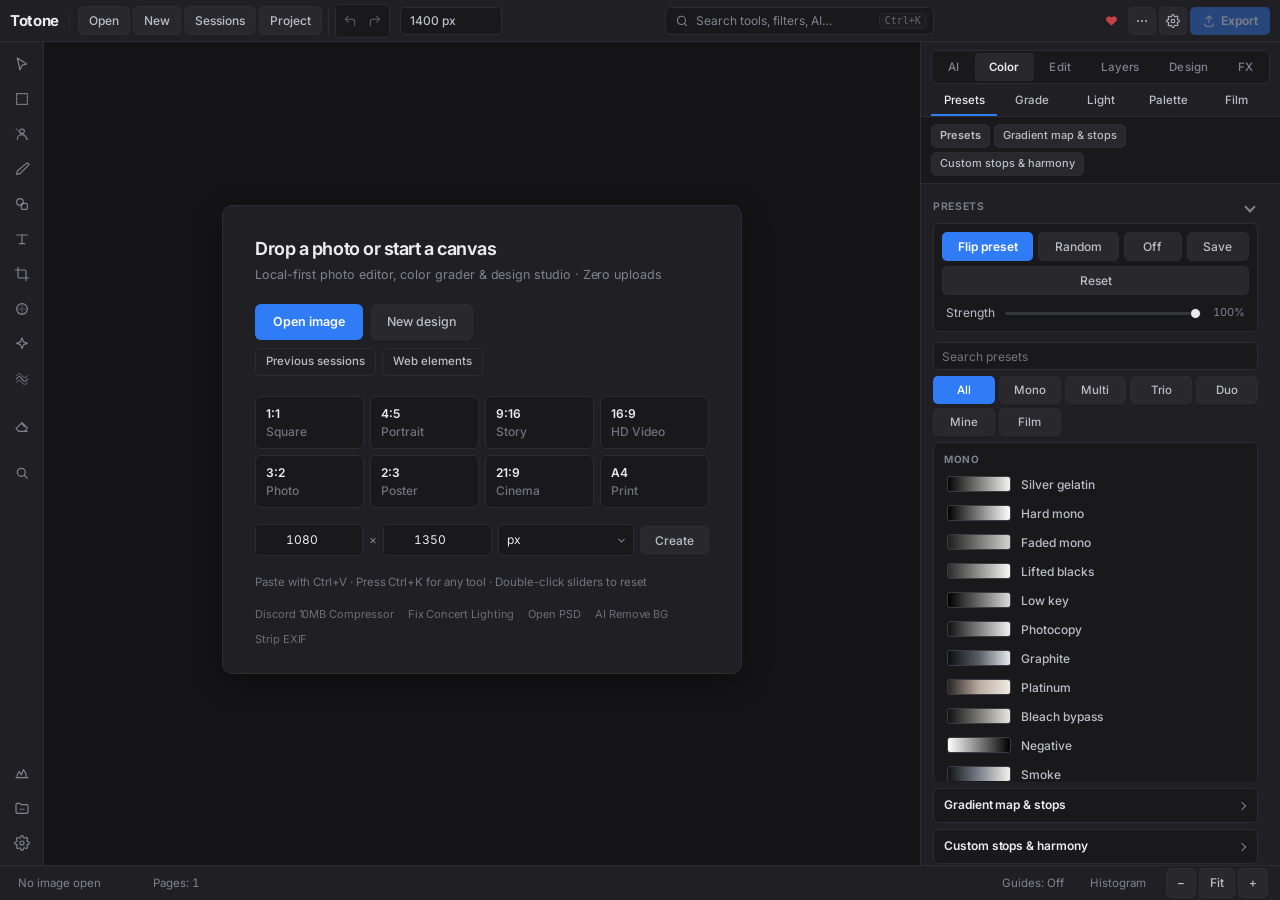
<file: index.html>
<!DOCTYPE html>
<html lang="en">
<head>
<meta charset="utf-8">
<meta name="viewport" content="width=device-width, initial-scale=1, viewport-fit=cover">
<title>Totone</title>
<meta name="description" content="A free browser photo editor, Lightroom-style color grader, and design studio with on-device AI background removal, ESRGAN upscaling, depth bokeh, 3D LUTs, Point Color, warpable shapes &amp; text, 30+ overlays, 38 filters, Liquify, Magic Eraser, multi-format export with MB size caps, customizable UI themes, and editable project files.">
<meta property="og:type" content="website">
<meta property="og:title" content="Totone Studio | Free Browser Photo Editor, Color Grader &amp; AI Design Studio">
<meta property="og:description" content="Photoshop, Lightroom &amp; Canva in your browser with zero login: on-device AI background removal, 4x ESRGAN upscaling, 3D relighting, 3D LUTs, Point Color, multi-page designs, PSD import &amp; offline PWA support.">
<meta property="og:url" content="https://totone.averybeuth.xyz/">
<meta property="og:image" content="https://totone.averybeuth.xyz/og-preview.png?v=3">
<meta property="og:image:width" content="1200">
<meta property="og:image:height" content="630">
<meta property="og:image:type" content="image/png">
<meta name="twitter:card" content="summary_large_image">
<meta name="twitter:title" content="Totone Studio | Free Browser Photo Editor, Color Grader &amp; AI Design Studio">
<meta name="twitter:description" content="Free zero-login browser photo editor, Lightroom color grader, AI cutout studio &amp; multi-page design tool. Works offline as an installable PWA.">
<meta name="twitter:image" content="https://totone.averybeuth.xyz/og-preview.png?v=3">
<meta name="theme-color" content="#050c1f">
<meta name="apple-mobile-web-app-capable" content="yes">
<meta name="apple-mobile-web-app-status-bar-style" content="black-translucent">
<link rel="manifest" href="manifest.json">
<link rel="icon" type="image/svg+xml" href="data:image/svg+xml,%3Csvg xmlns='http://www.w3.org/2000/svg' viewBox='0 0 64 64'%3E%3Crect width='64' height='64' rx='14' fill='%23050c1f'/%3E%3Cpath d='M14 16h36v10H37v26H27V26H14z' fill='%23ffffff'/%3E%3C/svg%3E">
<link href="https://fonts.googleapis.com/css2?family=Archivo:wdth,wght@75..100,400..800&display=swap" rel="stylesheet">
<link href="https://fonts.googleapis.com/css2?family=Anton&family=Bebas+Neue&family=Lobster&family=Pacifico&family=Permanent+Marker&family=Bangers&family=Abril+Fatface&family=Righteous&family=Press+Start+2P&family=VT323&display=swap" rel="stylesheet">
<link href="https://fonts.googleapis.com/css2?family=Space+Mono&family=Monoton&family=Rubik+Mono+One&family=DM+Serif+Display&family=Cormorant+Garamond&family=Poppins&family=Archivo+Black&family=Shrikhand&family=Satisfy&family=Staatliches&display=swap" rel="stylesheet">
<link href="https://fonts.googleapis.com/css2?family=Alfa+Slab+One&family=Black+Ops+One&family=Bungee&family=Special+Elite&family=Yeseva+One&family=Major+Mono+Display&family=Rock+Salt&family=Gloria+Hallelujah&family=Sacramento&family=Great+Vibes&display=swap" rel="stylesheet">
<link href="https://fonts.googleapis.com/css2?family=Inter:wght@100..900&family=Montserrat:wght@100..900&family=Raleway:wght@100..900&family=Playfair+Display:wght@400..900&family=Oswald:wght@200..700&family=Fredoka:wght@300..700&family=Orbitron:wght@400..900&family=Cinzel:wght@400..900&family=Lora:wght@400..700&family=Caveat:wght@400..700&family=Dancing+Script:wght@400..700&family=Syne:wght@400..800&family=Unbounded:wght@200..900&display=swap" rel="stylesheet">
<link rel="stylesheet" href="css/core.css?v=4">
<link rel="stylesheet" href="css/studio.css?v=4">
<link rel="stylesheet" href="css/studio-pro-ui.css?v=22">
</head>
<body class="ui-pro ui-pro-palette">
<header>
<div class="hdr-brand"><h1>Totone</h1></div>
<div class="hdr-files"><button id="open" title="Open image or .totone project (O)">Open</button><button id="new-canvas-open" title="New blank design or Magic Resize">New</button><button id="sessions-open" title="Previous Sessions &amp; Saved Browser Projects">Sessions</button><button id="project-menu" title="Save or open .totone project">Project</button></div>
<div class="hdr-hist"><button id="undo" title="Undo (Ctrl+Z)" aria-label="Undo"><svg class="pro-ico" viewBox="0 0 24 24" aria-hidden="true"><path d="M9 14L4 9l5-5"/><path d="M20 20v-7a4 4 0 0 0-4-4H4"/></svg><span class="lbl">Undo</span></button><button id="redo" title="Redo (Ctrl+Y)" aria-label="Redo"><svg class="pro-ico" viewBox="0 0 24 24" aria-hidden="true"><path d="M15 14l5-5-5-5"/><path d="M4 20v-7a4 4 0 0 1 4-4h12"/></svg><span class="lbl">Redo</span></button></div>
<div class="hdr-view"><button id="cmp" title="Hold to compare original (\)">Compare</button>
<label class="hd" title="Before / after split slider"><input type="checkbox" id="spl"> Split <input type="range" id="spr" min="1" max="99" value="50" aria-label="Split position"></label>
<select id="zoom" aria-label="Zoom"><option value="0">Fit</option><option value="c" id="zc" hidden></option><option value=".5">50%</option><option value="1">100%</option><option value="2">200%</option><option value="4">400%</option></select>
<select id="mx" title="Working size for the next image" aria-label="Working size"><option value="1000">1000 px</option><option value="1400" selected>1400 px</option><option value="2000">2000 px</option><option value="4096">4096 px</option><option value="8192">Original (8K)</option></select></div>
<span class="sp"></span>
<button id="cmd-open" title="Command Palette — search any tool (Ctrl+K)"><svg class="pro-ico" viewBox="0 0 24 24" aria-hidden="true"><circle cx="11" cy="11" r="7"/><path d="M20 20l-3.8-3.8"/></svg><span class="cmd-lbl">Search tools, filters, AI…</span><span class="cmd-classic">Search</span> <kbd>Ctrl+K</kbd></button>
<span class="sp pro-sp"></span>
<div class="hdr-right">
<a id="donate-btn" href="https://buymeacoffee.com/averyuwubaka" target="_blank" rel="noopener noreferrer" title="Support Totone on Buy Me a Coffee" aria-label="Support Totone"><svg class="pro-ico" viewBox="0 0 24 24" aria-hidden="true"><path d="M12 21s-7-4.5-9.2-8.4C1.1 9.5 2.6 5.5 6.4 4.8c2.2-.4 4.2.6 5.6 2.3 1.4-1.7 3.4-2.7 5.6-2.3 3.8.7 5.3 4.7 3.6 7.8C19 16.5 12 21 12 21z" fill="currentColor" stroke="none"/></svg><span class="lbl-classic">♥ Donate</span></a>
<div class="hdr-more-wrap">
<button type="button" id="hdr-more-btn" title="More actions (History, Versions, Border, Reset, Shortcuts)" aria-label="More actions"><svg class="pro-ico" viewBox="0 0 24 24" aria-hidden="true"><circle cx="5" cy="12" r="1.6" fill="currentColor" stroke="none"/><circle cx="12" cy="12" r="1.6" fill="currentColor" stroke="none"/><circle cx="19" cy="12" r="1.6" fill="currentColor" stroke="none"/></svg><span class="lbl-classic">⋯</span></button>
<div id="hdr-more-menu" hidden>
<button type="button" class="mob-only" data-mob="search">Search Tools (Ctrl+K)</button>
<button type="button" class="mob-only" data-mob="new">New Blank Design</button>
<button type="button" class="mob-only" data-mob="sessions">Previous Sessions</button>
<button type="button" class="mob-only" data-mob="project">Save / Open .totone Project</button>
<button type="button" class="mob-only" data-mob="split">Toggle Before / After Split</button>
<button id="elements-open" title="Search cutouts, photos, icons, Pinterest &amp; Google">Web Elements</button>
<button id="upscale-open" title="AI &amp; detail image upscaler">AI Upscaler</button>
<button id="htxt">Add text</button>
<button id="type-draw" aria-pressed="false">Draw text box</button>
<button id="toolbar-border" title="Add or edit an image border">Image Border</button>
<button id="grid-toggle" aria-pressed="false" title="Toggle canvas grid &amp; rulers (Ctrl+')">Grid &amp; Rulers</button>
<button id="history-open" title="Visual edit history timeline">History Timeline</button>
<button id="version-open">Compare Versions</button>
<button id="reset">Reset warp</button>
<button id="rlook">Reset look</button>
<button id="helpb">Keyboard Shortcuts</button>
<button type="button" id="ui-mode-quick-toggle">Switch UI: Classic Mode</button>
<button type="button" id="patch-notes-open">Patch Notes</button>
<button type="button" id="share-totone-btn">Share Totone Link</button>
<a id="more-donate-link" class="more-menu-link" href="https://buymeacoffee.com/averyuwubaka" target="_blank" rel="noopener noreferrer">♥ Donate / Support Totone</a>
<button type="button" id="pwa-install-btn" hidden>Install Totone App</button>
<button id="tool-finder" hidden>Find tool</button>
</div>
</div>
<button id="settings-open" title="Settings &amp; UI Theme Customizer (Ctrl+,)" aria-label="Settings"><svg class="pro-ico" viewBox="0 0 24 24" aria-hidden="true"><circle cx="12" cy="12" r="3"/><path d="M19.4 15a1.65 1.65 0 0 0 .33 1.82l.06.06a2 2 0 1 1-2.83 2.83l-.06-.06a1.65 1.65 0 0 0-1.82-.33 1.65 1.65 0 0 0-1 1.51V21a2 2 0 1 1-4 0v-.09a1.65 1.65 0 0 0-1-1.51 1.65 1.65 0 0 0-1.82.33l-.06.06a2 2 0 1 1-2.83-2.83l.06-.06a1.65 1.65 0 0 0 .33-1.82 1.65 1.65 0 0 0-1.51-1H3a2 2 0 1 1 0-4h.09a1.65 1.65 0 0 0 1.51-1 1.65 1.65 0 0 0-.33-1.82l-.06-.06a2 2 0 1 1 2.83-2.83l.06.06a1.65 1.65 0 0 0 1.82.33h.08a1.65 1.65 0 0 0 1-1.51V3a2 2 0 1 1 4 0v.09a1.65 1.65 0 0 0 1 1.51h.08a1.65 1.65 0 0 0 1.82-.33l.06-.06a2 2 0 1 1 2.83 2.83l-.06.06a1.65 1.65 0 0 0-.33 1.82v.08a1.65 1.65 0 0 0 1.51 1H21a2 2 0 1 1 0 4h-.09a1.65 1.65 0 0 0-1.51 1z"/></svg><span class="lbl-classic">⚙</span></button>
<button class="pri" id="export" title="Export image — format, size &amp; target MB (Ctrl+S)" aria-label="Export"><svg class="pro-ico" viewBox="0 0 24 24" aria-hidden="true"><path d="M12 3v12M7 8l5-5 5 5"/><path d="M5 17v2a2 2 0 0 0 2 2h10a2 2 0 0 0 2-2v-2"/></svg><span class="exp-lbl">Export</span></button>
</div>
<input type="file" id="file" accept="image/*,.totone" hidden><input type="file" id="glint-image" accept="image/*" hidden><input type="file" id="border-image" accept="image/*" hidden><input type="file" id="file2" accept="image/*" multiple hidden>
</header>
<main>
<nav id="tool-dock" aria-label="Quick tools">
<button type="button" data-dock="layers" title="Move &amp; Layers (V)"><svg viewBox="0 0 24 24"><path d="M5 3l14 9-7 2-3 7z"/></svg></button>
<button type="button" data-dock="select" title="Select &amp; Cutout (W)"><svg viewBox="0 0 24 24"><rect x="4" y="4" width="16" height="16" stroke-dasharray="3 2"/></svg></button>
<button type="button" data-dock="rmbg" title="AI Remove Background (RMBG-1.4)"><svg viewBox="0 0 24 24"><circle cx="12" cy="8" r="3.5"/><path d="M5 20a7 7 0 0 1 14 0"/><path d="M3 4l18 16" stroke-dasharray="2 2" opacity=".6"/></svg></button>
<button type="button" data-dock="draw" title="Draw &amp; Brush (B)"><svg viewBox="0 0 24 24"><path d="M18.5 3.5a2.1 2.1 0 0 1 3 3L9 19l-5 1 1-5z"/></svg></button>
<button type="button" data-dock="design" title="Shapes, Templates &amp; Y2K (U)"><svg viewBox="0 0 24 24"><circle cx="9" cy="9" r="5"/><rect x="11" y="11" width="9" height="9" rx="1.5"/></svg></button>
<button type="button" data-dock="text" title="Typography (T)"><svg viewBox="0 0 24 24"><path d="M4 6h16M12 6v13M8 19h8"/></svg></button>
<button type="button" data-dock="crop" title="Crop &amp; Frame (C)"><svg viewBox="0 0 24 24"><path d="M6 2v14a2 2 0 0 0 2 2h14M18 22V8a2 2 0 0 0-2-2H2"/></svg></button>
<button type="button" data-dock="grade" title="Lightroom Grade &amp; Point Color (G)"><svg viewBox="0 0 24 24"><circle cx="12" cy="12" r="8"/><path d="M12 4v16M4 12h16" opacity=".45"/></svg></button>
<button type="button" data-dock="filters" title="38 Filters &amp; AI FX"><svg viewBox="0 0 24 24"><path d="M12 3l2.2 5.8L20 11l-5.8 2.2L12 19l-2.2-5.8L4 11l5.8-2.2z"/></svg></button>
<button type="button" data-dock="warp" title="Liquify &amp; Warp Brush (Q)"><svg viewBox="0 0 24 24"><path d="M4 12c3-5 5-5 8 0s5 5 8 0"/><path d="M4 7c3-4 5-4 8 0s5 4 8 0" opacity=".5"/><path d="M4 17c3-4 5-4 8 0s5 4 8 0" opacity=".5"/></svg></button>
<span class="dock-sep"></span>
<button type="button" data-dock="layerfx" title="Layer Styles: Die-Cut Sticker Outline, Drop Shadow &amp; Neon Glow"><svg viewBox="0 0 24 24"><rect x="4" y="4" width="12" height="12" rx="2.5"/><path d="M8 16v3a2 2 0 0 0 2 2h9a2 2 0 0 0 2-2v-9a2 2 0 0 0-2-2h-3" opacity=".65"/></svg></button>
<button type="button" data-dock="redact" title="Privacy Redact: Blur, Pixelate or Black-Bar Sensitive Info"><svg viewBox="0 0 24 24"><path d="M12 3l8 3v6c0 5-3.5 8.5-8 10-4.5-1.5-8-5-8-10V6z"/><path d="M9 12h6" stroke-width="2.2"/></svg></button>
<button type="button" data-dock="eraser" title="Magic Object Eraser (Offline Inpainting)"><svg viewBox="0 0 24 24"><path d="M20 20H7L3 16l9-9 8 8-4 5z"/><path d="M11 8l5 5"/></svg></button>
<button type="button" data-dock="liquify" title="Liquify Sculpt (Push, Bloat, Pucker, Twirl)"><svg viewBox="0 0 24 24"><path d="M12 3c4 4 6 7 6 11a6 6 0 1 1-12 0c0-4 2-7 6-11z"/><path d="M9.5 14.5a2.5 2.5 0 0 0 2.5 2.5" opacity=".6"/></svg></button>
<button type="button" data-dock="trim" title="Auto-Trim Transparent Borders"><svg viewBox="0 0 24 24"><path d="M4 9V4h5M20 9V4h-5M4 15v5h5M20 15v5h-5"/><rect x="8" y="8" width="8" height="8" opacity=".55"/></svg></button>
<span class="dock-sep"></span>
<button type="button" data-dock="elements" title="Search Web Elements (PNG / Icons / Pinterest / Google)"><svg viewBox="0 0 24 24"><circle cx="11" cy="11" r="6"/><path d="M20 20l-4.2-4.2"/></svg></button>
<button type="button" data-dock="upscale" title="AI Image Upscaler (2× / 4× ESRGAN)"><svg viewBox="0 0 24 24"><path d="M15 3h6v6M9 21H3v-6M21 3l-7 7M3 21l7-7"/></svg></button>
<button type="button" data-dock="pro" title="Pro Tools: SVG Trace, GIF, Mockups, OCR, PDF, Batch ZIP"><svg viewBox="0 0 24 24"><polygon points="12 2 22 8.5 22 15.5 12 22 2 15.5 2 8.5"/><path d="M12 22V12M22 8.5L12 12 2 8.5"/></svg></button>
<button type="button" data-dock="extras" title="Creative Lab: ASCII, Tile, Slicer &amp; 10 Open-Source Pro Tools"><svg viewBox="0 0 24 24"><rect x="3" y="3" width="7" height="7" rx="1"/><rect x="14" y="3" width="7" height="7" rx="1"/><rect x="3" y="14" width="7" height="7" rx="1"/><rect x="14" y="14" width="7" height="7" rx="1"/></svg></button>
<button type="button" data-dock="lab10" title="Pro Lab (10 Open-Source Tools): Smart Crop, Low-Poly, Pixel Sort, Dither, CVD, Kaleidoscope, Scanner, PFP, Meme, CLAHE"><svg viewBox="0 0 24 24"><path d="M9 3h6M10 3v6l-5 9a2 2 0 0 0 1.7 3h10.6a2 2 0 0 0 1.7-3l-5-9V3"/><path d="M8.5 14h7" opacity=".7"/></svg></button>
<button type="button" data-dock="palette" title="Color Palette Extractor &amp; Saved Looks"><svg viewBox="0 0 24 24"><circle cx="12" cy="12" r="9"/><circle cx="9" cy="10" r="1.3" fill="currentColor"/><circle cx="13" cy="8.5" r="1.3" fill="currentColor"/><circle cx="16" cy="11.5" r="1.3" fill="currentColor"/><circle cx="11" cy="15.5" r="1.5" fill="currentColor"/></svg></button>
<button type="button" data-dock="ba" title="Before / After Comparison Export"><svg viewBox="0 0 24 24"><rect x="3" y="4" width="18" height="16" rx="2"/><path d="M12 4v16"/></svg></button>
<span class="dock-sep"></span>
<button type="button" data-dock="hist" title="Toggle Live RGB Histogram HUD"><svg viewBox="0 0 24 24"><path d="M3 19h18"/><path d="M5 19v-5l3-4 3 5 3-8 4 6v6"/></svg></button>
<button type="button" data-dock="grid" title="Toggle Rulers &amp; Snap Grid (Ctrl+')"><svg viewBox="0 0 24 24"><path d="M3 9h18M3 15h18M9 3v18M15 3v18"/></svg></button>
<button type="button" data-dock="border" title="Add Image Border / Polaroid Frame"><svg viewBox="0 0 24 24"><rect x="3" y="3" width="18" height="18" rx="1.5"/><rect x="7" y="7" width="10" height="10" rx=".5" opacity=".55"/></svg></button>
<button type="button" data-dock="history" title="Visual Edit History Timeline"><svg viewBox="0 0 24 24"><path d="M3 12a9 9 0 1 0 3-6.7L3 8"/><path d="M3 3v5h5"/><path d="M12 7v5l3 2"/></svg></button>
<button type="button" data-dock="sessions" title="Previous Sessions &amp; Saved Browser Projects"><svg viewBox="0 0 24 24"><path d="M3 7a2 2 0 0 1 2-2h4l2 2h8a2 2 0 0 1 2 2v9a2 2 0 0 1-2 2H5a2 2 0 0 1-2-2z"/><path d="M9 14h6" opacity=".65"/></svg></button>
<button type="button" data-dock="auto" title="1-Click Smart Auto Enhance"><svg viewBox="0 0 24 24"><path d="M4 20L15 9M14 4v3M19 9h3M17.5 5.5l2-2M17.5 12.5l2 2"/></svg></button>
<button type="button" data-dock="settings" title="Settings &amp; UI Theme Customizer (Ctrl+,)"><svg viewBox="0 0 24 24"><circle cx="12" cy="12" r="3"/><path d="M19.4 15a1.65 1.65 0 0 0 .33 1.82l.06.06a2 2 0 1 1-2.83 2.83l-.06-.06a1.65 1.65 0 0 0-1.82-.33 1.65 1.65 0 0 0-1 1.51V21a2 2 0 1 1-4 0v-.09a1.65 1.65 0 0 0-1-1.51 1.65 1.65 0 0 0-1.82.33l-.06.06a2 2 0 1 1-2.83-2.83l.06-.06a1.65 1.65 0 0 0 .33-1.82 1.65 1.65 0 0 0-1.51-1H3a2 2 0 1 1 0-4h.09a1.65 1.65 0 0 0 1.51-1 1.65 1.65 0 0 0-.33-1.82l-.06-.06a2 2 0 1 1 2.83-2.83l.06.06a1.65 1.65 0 0 0 1.82.33h.08a1.65 1.65 0 0 0 1-1.51V3a2 2 0 1 1 4 0v.09a1.65 1.65 0 0 0 1 1.51h.08a1.65 1.65 0 0 0 1.82-.33l.06-.06a2 2 0 1 1 2.83 2.83l-.06.06a1.65 1.65 0 0 0-.33 1.82v.08a1.65 1.65 0 0 0 1.51 1H21a2 2 0 1 1 0 4h-.09a1.65 1.65 0 0 0-1.51 1z"/></svg></button>
</nav>
<section id="stage"><div id="empty"><div class="empty-emblem" aria-hidden="true"><svg viewBox="0 0 24 24"><rect x="3" y="4" width="18" height="16" rx="3"/><circle cx="9" cy="10" r="1.8"/><path d="M21 16l-5-5-6 6-3-3-4 4"/></svg></div><span class="empty-title">Drop a photo or start a canvas</span><p class="empty-sub">Local-first photo editor, color grader &amp; design studio · Zero uploads</p><div class="bar empty-primary"><button id="empty-open" class="pri">Open image</button><button id="empty-new">New design</button><button id="empty-sample" hidden>Sample photo</button></div><div class="bar empty-secondary"><button id="empty-sessions">Previous sessions</button><button id="empty-elements">Web elements</button></div><div class="empty-presets" aria-label="Quick start canvas sizes"><button type="button" data-qsize="1080x1080"><strong>1:1</strong><small>Square</small></button><button type="button" data-qsize="1080x1350"><strong>4:5</strong><small>Portrait</small></button><button type="button" data-qsize="1080x1920"><strong>9:16</strong><small>Story</small></button><button type="button" data-qsize="1920x1080"><strong>16:9</strong><small>HD Video</small></button><button type="button" data-qsize="1800x1200"><strong>3:2</strong><small>Photo</small></button><button type="button" data-qsize="1200x1800"><strong>2:3</strong><small>Poster</small></button><button type="button" data-qsize="2560x1080"><strong>21:9</strong><small>Cinema</small></button><button type="button" data-qsize="1240x1754"><strong>A4</strong><small>Print</small></button></div><div class="empty-custom-dim" id="empty-custom-dim" aria-label="Custom canvas dimensions"><input type="number" id="ec-w" min="1" max="8192" step="any" value="1080" aria-label="Custom width"><span class="ec-x">×</span><input type="number" id="ec-h" min="1" max="8192" step="any" value="1350" aria-label="Custom height"><select id="ec-unit" aria-label="Dimension unit"><option value="px">px</option><option value="in">in (300dpi)</option><option value="cm">cm (300dpi)</option><option value="ratio">ratio</option></select><button type="button" id="ec-create">Create</button></div><button id="recover-empty" hidden>Recover last session</button><small class="empty-tip">Paste with Ctrl+V · Press Ctrl+K for any tool · Double-click sliders to reset</small><nav class="empty-seo-links" aria-label="Quick tools"><a href="discord-image-compressor/">Discord 10MB Compressor</a><a href="fix-concert-lighting/">Fix Concert Lighting</a><a href="open-psd-online/">Open PSD</a><a href="ai-background-remover/">AI Remove BG</a><a href="strip-exif-data/">Strip EXIF</a></nav></div><canvas id="c" aria-label="Image preview"></canvas><canvas id="stage-guides" aria-hidden="true"></canvas><div id="hist-hud" hidden aria-label="Live RGB Histogram"><div class="hud-head"><span>RGB Histogram</span><button type="button" id="hist-hud-close" title="Hide histogram">✕</button></div><canvas id="hist-hud-canvas" width="210" height="78"></canvas></div><div id="nav-minimap" hidden aria-label="Zoom Navigator"><canvas id="nav-mini-cv" width="144" height="108"></canvas><div id="nav-mini-box"></div></div><div id="split-handle" hidden title="Drag left/right to compare before &amp; after"><span>⇄</span></div><div id="ring"></div><div id="eyedrop-loupe" aria-hidden="true"><i></i><span>#ffffff</span></div><div id="layer-float-bar" role="toolbar" aria-label="Quick layer actions" hidden><button type="button" data-fl="warp" title="Warp this shape" hidden>Warp</button><button type="button" data-fl="dup" title="Duplicate layer (Ctrl+J)">Duplicate</button><button type="button" data-fl="flip" title="Flip horizontally">Flip</button><button type="button" data-fl="center" title="Centre on canvas">⊕</button><button type="button" data-fl="up" title="Bring forward">↑</button><button type="button" data-fl="down" title="Send backward">↓</button><span class="fl-sep"></span><input id="fl-op" type="range" min="0" max="100" value="100" title="Layer opacity" aria-label="Quick layer opacity"><span class="fl-sep"></span><button type="button" data-fl="rmbg" title="Remove background from layer">Remove BG</button><button type="button" data-fl="frame" title="Mask layer into a Canva frame">Frame</button><button type="button" data-fl="lock" title="Lock or unlock layer">Lock</button><button type="button" data-fl="del" title="Delete layer">✕</button></div><div id="drop-hint" aria-hidden="true">Drop image, layer, or .totone project</div><div id="ai-busy-overlay" hidden role="status" aria-live="polite"><div class="ai-busy-card"><div class="ai-spinner" aria-hidden="true"></div><strong id="ai-busy-title">Removing Background Locally…</strong><p id="ai-busy-msg">Running on-device AI in your browser.</p><div class="mini-prog"><div id="ai-busy-bar"></div></div></div></div><div id="brush-exit-bar" hidden role="status"><span id="brush-exit-lbl">Smooth edges brush</span><button type="button" id="brush-exit-btn" class="pri">Done (Esc)</button></div><button type="button" id="all-layers-btn" aria-expanded="false" aria-controls="all-layers-drawer" title="Show all layers in full">All Layers <b id="all-layers-count">0</b></button><div id="all-layers-drawer" hidden aria-label="All Layers"><div class="al-head"><strong>All Layers</strong><button type="button" id="all-layers-close" aria-label="Close">✕</button></div><div id="all-layers-list"></div></div><div id="stage-hud" role="toolbar" aria-label="Canvas quick controls" hidden><button type="button" id="hud-zout" title="Zoom out (−)">−</button><button type="button" id="hud-zoom-val" title="Fit to screen (Ctrl+0)">Fit</button><button type="button" id="hud-zin" title="Zoom in (+)">+</button><span class="hud-sep"></span><button type="button" id="hud-cmp" title="Hold to compare original (\)">Compare</button><button type="button" id="hud-split" title="Toggle before / after split">Split</button></div></section>
<aside>
<button id="panel-height" aria-label="Change editing panel height">Panel height</button>
<div id="mob-quick" hidden>
<div class="mob-pane" data-mp="color" hidden>
<div class="mob-quick-head"><strong>Color &amp; Grading</strong><div class="mob-quick-acts"><button type="button" id="mob-auto">Auto</button><button type="button" id="mob-wheels-jump">Wheels</button><button type="button" id="mob-color-rst">Reset</button></div></div>
<div class="mob-sec-lbl">Light</div>
<label>Exposure <input type="range" data-sync="lr-exp" min="-4" max="4" step="0.05" value="0"><output>0</output></label>
<label>Brightness <input type="range" data-sync="ab" min="-100" max="100" value="0"><output>0</output></label>
<label>Contrast <input type="range" data-sync="lr-con" min="-100" max="100" value="0"><output>0</output></label>
<label>Highlights <input type="range" data-sync="lr-hi" min="-100" max="100" value="0"><output>0</output></label>
<label>Shadows <input type="range" data-sync="lr-sh" min="-100" max="100" value="0"><output>0</output></label>
<label>Whites <input type="range" data-sync="lr-wh" min="-100" max="100" value="0"><output>0</output></label>
<label>Blacks <input type="range" data-sync="lr-bl" min="-100" max="100" value="0"><output>0</output></label>
<div class="mob-sec-lbl">Color &amp; Tone</div>
<label>Temp <input type="range" data-sync="lr-temp" min="-100" max="100" value="0"><output>0</output></label>
<label>Tint <input type="range" data-sync="lr-tint" min="-100" max="100" value="0"><output>0</output></label>
<label>Vibrance <input type="range" data-sync="lr-vib" min="-100" max="100" value="0"><output>0</output></label>
<label>Saturation <input type="range" data-sync="lr-sat" min="-100" max="100" value="0"><output>0</output></label>
<label>Warmth <input type="range" data-sync="at" min="-100" max="100" value="0"><output>0</output></label>
<label>Hue shift <input type="range" data-sync="ah" min="-180" max="180" value="0"><output>0</output></label>
<div class="mob-sec-lbl">Detail &amp; Finish</div>
<label>Texture <input type="range" data-sync="lr-tex" min="-100" max="100" value="0"><output>0</output></label>
<label>Clarity <input type="range" data-sync="lr-cla" min="-100" max="100" value="0"><output>0</output></label>
<label>Dehaze <input type="range" data-sync="lr-deh" min="-100" max="100" value="0"><output>0</output></label>
<label>Grain <input type="range" data-sync="ag" min="0" max="100" value="0"><output>0</output></label>
<label>Vignette <input type="range" data-sync="av" min="0" max="100" value="0"><output>0</output></label>
</div>
<div class="mob-pane" data-mp="grain" hidden>
<div class="mob-quick-head"><strong>Grain &amp; Finish</strong><div class="mob-quick-acts"><button type="button" id="mob-grain-rst">Reset</button></div></div>
<label>Grain <input type="range" data-sync="ag" min="0" max="100" value="0"><output>0</output></label>
<label>Vignette <input type="range" data-sync="av" min="0" max="100" value="0"><output>0</output></label>
<label>Soft Glow <input type="range" data-sync="gl" min="0" max="100" value="0"><output>0</output></label>
<label>Dither <input type="range" data-sync="dt" min="0" max="100" value="0"><output>0</output></label>
<label>Preset Strength <input type="range" data-sync="str" min="0" max="100" value="100"><output>100</output></label>
</div>
</div>
<nav id="cat-tabs" aria-label="Workspace categories">
<button type="button" data-cat="ai" title="AI Background Remover, ESRGAN Upscaler, Depth Bokeh, Magic Eraser &amp; Smart Tools">AI</button>
<button type="button" class="on" data-cat="color" title="Develop, Presets, Light, Color Palette &amp; Film Stocks">Color</button>
<button type="button" data-cat="edit" title="Cutout Selections, Crop, Draw, Warp &amp; Overlays">Edit</button>
<button type="button" data-cat="layers" title="View, Reorder, Blend &amp; Manage Layers">Layers</button>
<button type="button" data-cat="design" title="Sticker Mode, Templates, Shapes &amp; Typography">Design</button>
<button type="button" data-cat="fx" title="38 Filters, Retro/Pixel &amp; Pro Lab Tools">FX</button>
</nav>
<div class="tabs" role="tablist">
<button role="tab" data-t="ai" data-cat="ai" hidden>AI Studio</button>
<button role="tab" class="on" data-t="tone" data-cat="color" title="Tone presets &amp; gradient maps">Presets</button>
<button role="tab" data-t="grade" data-cat="color" title="Color Grading presets, 3D LUTs, Basic Develop, Point Color, curves &amp; wheels">Grade</button>
<button role="tab" data-t="adjust" data-cat="color" title="Brightness, contrast, levels &amp; glow">Light</button>
<button role="tab" data-t="colour" data-cat="color" title="Palette &amp; selective color edits">Palette</button>
<button role="tab" data-t="film" data-cat="color" title="Polaroid, Disposable Camera &amp; Film stocks">Film</button>
<button role="tab" data-t="layers" data-cat="layers" hidden title="Layers, masks, blend modes &amp; retouch">Layers</button>
<button role="tab" data-t="select" data-cat="edit" hidden title="Wand, lasso, color range &amp; cutout selections">Cutout</button>
<button role="tab" data-t="crop" data-cat="edit" hidden title="Crop, expand, rotate &amp; aspect ratios">Crop</button>
<button role="tab" data-t="draw" data-cat="edit" hidden title="Brushes, custom stamps, paint &amp; gradients">Draw</button>
<button role="tab" data-t="warp" data-cat="edit" hidden title="Warp &amp; liquify brushes">Warp</button>
<button role="tab" data-t="glints" data-cat="edit" hidden title="Old paper, grain, light leaks, bokeh &amp; optical overlays">Overlays</button>
<button role="tab" data-t="borders" data-cat="edit" hidden title="Gallery, museum, deckle, 35mm &amp; custom uploaded image borders">Borders</button>
<button role="tab" data-t="design" data-cat="design" hidden title="Sticker Mode, templates, shapes, frames &amp; QR">Studio</button>
<button role="tab" data-t="text" data-cat="design" hidden title="Typography, warped text &amp; paths">Type</button>
<button role="tab" data-t="filters" data-cat="fx" hidden title="38 FX filters &amp; perspective skew">Filters</button>
<button role="tab" data-t="pixel" data-cat="fx" hidden title="Pixel art, dithering &amp; retro effects">Retro</button>
<button role="tab" data-t="lab" data-cat="fx" hidden title="SVG Trace, GIF, Mockups, Low-Poly, Pixel Sort, Scanner &amp; more">Pro Lab</button>
</div>
<nav id="panel-jump-bar" aria-label="Jump to section in active tab" hidden></nav>

<div class="pn" id="p-ai">
<div class="bg-rm-box ai-hero-card">
<h4>AI Background Remover</h4>
<p class="note">On-device neural cutout (RMBG-1.4 / MODNet) — runs locally in your browser with zero uploads and outputs an editable Layer Mask.</p>
<label>Target <select id="rmbg-target"><option value="auto">Selected layer (or base photo)</option><option value="base">Base photo (lifts to layer)</option></select></label>
<label>Engine <select id="rmbg-mode"><option value="ai-rmbg" selected>AI Neural · RMBG-1.4 (Studio Best)</option><option value="ai-modnet">AI Neural · MODNet (Fast Portrait)</option><option value="auto">Instant Offline · Border + Pockets</option><option value="center">Instant Offline · Center Subject</option><option value="white">Instant Offline · White / Solid Key</option></select></label>
<label>Edge sensitivity <input type="range" id="rmbg-sens" min="10" max="95" value="48"></label>
<label>Edge feather <input type="range" id="rmbg-feath" min="0" max="12" value="1"></label>
<label><span><input type="checkbox" id="rmbg-decontam" checked> Decontaminate edge halo</span></label>
<div id="rmbg-prog-wrap" class="mini-prog" hidden><div id="rmbg-prog-bar"></div></div>
<div class="bar"><button id="rmbg-smart" class="pri">Remove Background</button><button id="rmbg-refine">Refine hair / edges</button></div>
<div class="rmbg-touchup" id="rmbg-touchup">
<div class="rmbg-tu-head"><strong>Erase &amp; Restore Brush</strong><small>Press X to flip · [ ] size</small></div>
<div class="el-chips rmbg-tu-modes" id="rmbg-tu-modes">
<button type="button" class="on" data-tu="off">Off</button>
<button type="button" data-tu="erase">Erase</button>
<button type="button" data-tu="restore">Restore</button>
<button type="button" data-tu="soft">Soft Edge</button>
</div>
<div id="rmbg-tu-opts" hidden>
<label>Brush size <input id="rmbg-tu-size" type="range" min="4" max="180" value="34"><output>34 px</output></label>
<label>Softness <input id="rmbg-tu-soft" type="range" min="0" max="100" value="40"><output>40%</output></label>
<label>Inspect edge on <select id="rmbg-tu-bg"><option value="none">Normal Canvas</option><option value="#00e676">Green Screen</option><option value="#ef4444">High-Contrast Red</option><option value="#050811">Pitch Black</option><option value="#ffffff">Pure White</option></select></label>
<div class="bar">
<button type="button" id="rmbg-tu-undo">Undo stroke</button>
<button type="button" id="rmbg-tu-shrink" title="Shrink cutout edge by 1px to remove fringes">− Edge</button>
<button type="button" id="rmbg-tu-grow" title="Expand cutout edge by 1px">+ Edge</button>
<button type="button" id="rmbg-tu-invert" title="Swap subject and background">Invert</button>
</div>
</div>
</div>
<div class="bar rmbg-next" id="rmbg-next" hidden>
<button type="button" data-rn="outline">+ Sticker outline</button>
<button type="button" data-rn="shadow">+ Drop shadow</button>
<button type="button" data-rn="swapbg">Swap background</button>
<button type="button" data-rn="trim">Auto-trim</button>
</div>
<div id="rmbg-bg-studio" class="rmbg-bg-studio" hidden>
<div class="rmbg-tu-head"><strong>Instant Background Swapper</strong><button type="button" id="rmbg-bg-close" style="padding:1px 6px;font-size:11px">✕</button></div>
<div class="rmbg-bg-swatches" id="rmbg-bg-swatches"></div>
<div class="bar" style="margin-top:6px"><button type="button" id="rmbg-bg-blur" class="pri">Blurred Original (Bokeh)</button><button type="button" id="rmbg-bg-photo">Upload Photo…</button><input type="file" id="rmbg-bg-file" accept="image/*" hidden></div>
</div>
<p class="note" id="rmbg-status" role="status"></p>
</div>
<div class="bg-rm-box">
<h4>AI Image Upscaler (2× / 4× ESRGAN)</h4>
<p class="note">Upscayl-style neural super-resolution with live before/after split preview, post-sharpen &amp; denoise.</p>
<div class="bar"><button type="button" class="pri" data-ai-act="upscale">Open AI Upscaler…</button><button type="button" data-ai-act="auto">1-Click Smart Enhance</button></div>
</div>
<div class="bg-rm-box" id="ai-depth-box">
<h4>AI Depth Map &amp; Portrait Bokeh</h4>
<p class="note">Neural depth estimation (Depth Anything V2) for realistic DSLR background blur or depth masks.</p>
<label>Bokeh blur <input type="range" id="depth-blur-amt" min="2" max="40" value="14"></label>
<label>Focus depth <input type="range" id="depth-focus" min="0" max="100" value="80"></label>
<div id="depth-prog-wrap" class="mini-prog" hidden><div id="depth-prog-bar"></div></div>
<div class="bar"><button type="button" id="ai-depth-bokeh" class="pri">AI Portrait Bokeh</button><button type="button" id="ai-depth-mask">Save as Depth Mask</button></div>
<p class="note" id="depth-ai-status" role="status"></p>
</div>
<h3>Smart AI &amp; Retouch Tools</h3>
<div class="studio-grid two ai-tool-grid">
<button type="button" class="studio-card" data-ai-act="eraser"><span>Magic Object Eraser</span><small>Offline Inpainting</small></button>
<button type="button" class="studio-card" data-ai-act="ocr"><span>OCR Grab Text</span><small>Tesseract AI</small></button>
<button type="button" class="studio-card" data-ai-act="smartcrop"><span>Smart AI Auto-Crop</span><small>Face &amp; Focal Framing</small></button>
<button type="button" class="studio-card" data-ai-act="clahe"><span>Auto Restore (CLAHE)</span><small>Dehaze &amp; Auto WB</small></button>
<button type="button" class="studio-card" data-ai-act="redact"><span>Privacy Redact</span><small>Blur / Pixelate Info</small></button>
<button type="button" class="studio-card" data-ai-act="liquify"><span>Liquify Sculpt</span><small>Push / Bloat / Twirl</small></button>
<button type="button" class="studio-card" data-ai-act="layerfx"><span>Sticker &amp; Layer FX</span><small>Die-Cut / Shadow / Glow</small></button>
<button type="button" class="studio-card" data-ai-act="portrait"><span>Portrait Retouch</span><small>Skin / Eyes / Teeth</small></button>
<button type="button" class="studio-card" data-ng="relight"><span>3D AI Relighting</span><small>Virtual Studio Lights</small></button>
<button type="button" class="studio-card" data-ng="transfer"><span>Steal Color Grade</span><small>Movie Color Transfer</small></button>
<button type="button" class="studio-card" data-ai-act="trim"><span>Auto-Trim Borders</span><small>Crop Transparency</small></button>
</div>
</div>

<div class="pn" id="p-lab">
<h3>Pro Studio Generators</h3>
<div class="studio-grid two ai-tool-grid">
<button type="button" class="studio-card" data-ai-act="svg"><span>SVG Vectorizer</span><small>Image Trace</small></button>
<button type="button" class="studio-card" data-ai-act="fontmaker"><span>Custom Font Maker</span><small>Draw &amp; Export .OTF</small></button>
<button type="button" class="studio-card" data-ai-act="shots"><span>Screenshot Beautifier</span><small>macOS / Glass / Mesh</small></button>
<button type="button" class="studio-card" data-ai-act="video"><span>Slideshow / Reels Video</span><small>Multi-Page .WebM / .MP4</small></button>
<button type="button" class="studio-card" data-ai-act="annotate"><span>Arrows &amp; Callouts</span><small>Steps / Boxes / Tutorials</small></button>
<button type="button" class="studio-card" data-ng="lens"><span>Optical Lens Lab</span><small>Tilt-Shift / Halation / Glass</small></button>
<button type="button" class="studio-card" data-ng="card3d"><span>3D Card &amp; Foil</span><small>Tilt / Holo Sheen / Shadow</small></button>
<button type="button" class="studio-card" data-ng="pen"><span>Bezier Pen Tool</span><small>Vector Cutout &amp; Paths</small></button>
<button type="button" class="studio-card" data-ng="print"><span>Print &amp; Merch Studio</span><small>Sticker Sheet / CMYK / Bleed</small></button>
<button type="button" class="studio-card" data-ng="camera"><span>Live Camera Booth</span><small>Webcam / Phone Snap + FX</small></button>
<button type="button" class="studio-card" data-ng="favicon"><span>Favicon &amp; Icon Pack</span><small>ICO / Apple / Webmanifest ZIP</small></button>
<button type="button" class="studio-card" data-ng="wallpaper"><span>4K Wallpaper Studio</span><small>Mesh / Aurora / Marble / Grid</small></button>
<button type="button" class="studio-card" data-ng="moodboard"><span>Moodboard &amp; Contact Sheet</span><small>Polaroid / 35mm / Bento</small></button>
<button type="button" class="studio-card" data-ng="sign"><span>Artist Signature Pad</span><small>Handwritten Ink Stamp</small></button>
<button type="button" class="studio-card" data-ng="compgif"><span>Before / After Wipe GIF</span><small>Animated Reveal Loop</small></button>
<button type="button" class="studio-card" data-ng="utils"><span>No-Crop Reframe &amp; RGB</span><small>Blur-Fill / Channel Swap</small></button>
<button type="button" class="studio-card" data-ai-act="gif"><span>Animated GIF Maker</span><small>Glitch / Spin / Loops</small></button>
<button type="button" class="studio-card" data-ai-act="mockup"><span>Device Mockups</span><small>iPhone / Mac / CD / Vinyl</small></button>
<button type="button" class="studio-card" data-ai-act="palette"><span>Palette &amp; Looks</span><small>6-Color + Saved Grades</small></button>
<button type="button" class="studio-card" data-ai-act="batch"><span>PDF &amp; Batch ZIP</span><small>Bulk Convert / Compress</small></button>
<button type="button" class="studio-card" data-ai-act="ba"><span>Before / After Split</span><small>Comparison PNG</small></button>
<button type="button" class="studio-card" data-ai-act="wm"><span>Watermark &amp; EXIF</span><small>Tiled Mark + Camera Data</small></button>
<button type="button" class="studio-card" data-ai-act="extras"><span>ASCII · Tile · Slicer</span><small>Matrix / Seamless / IG</small></button>
</div>
<h3>Open-Source Creative Lab</h3>
<div class="studio-grid two ai-tool-grid">
<button type="button" class="studio-card" data-ai-act="lowpoly"><span>Low-Poly Vector Art</span><small>Delaunay SVG</small></button>
<button type="button" class="studio-card" data-ai-act="pxsort"><span>Pixel Sort Glitch</span><small>ASDFPixelSort</small></button>
<button type="button" class="studio-card" data-ai-act="dither"><span>Retro Dither &amp; CMYK</span><small>Atkinson / Bayer / GB</small></button>
<button type="button" class="studio-card" data-ai-act="kaleido"><span>Kaleidoscope Art</span><small>Mandala Symmetry</small></button>
<button type="button" class="studio-card" data-ai-act="scanner"><span>4-Corner Scanner</span><small>Un-Skew Documents</small></button>
<button type="button" class="studio-card" data-ai-act="pfp"><span>Avatar / PFP Studio</span><small>Circular Ring 512px</small></button>
<button type="button" class="studio-card" data-ai-act="meme"><span>Meme &amp; Caption</span><small>Impact / Bar / Poster</small></button>
<button type="button" class="studio-card" data-ai-act="cvd"><span>Color Blind &amp; WCAG</span><small>Accessibility Check</small></button>
</div>
</div>

<div class="pn on" id="p-tone">
<h3>Presets</h3>
<div class="tone-quick-bar">
<div class="bar tone-actions"><button id="flip" class="pri">Flip preset</button><button id="rand">Random</button><button id="none">Off</button><button id="addp">Save</button><button id="rst">Reset</button></div>
<label>Strength <input type="range" id="str" min="0" max="100" value="100"></label>
</div>
<input type="search" id="q" placeholder="Search presets" aria-label="Search presets"><div class="chips" id="pcat"><button class="on" data-c="all">All</button><button data-c="mono">Mono</button><button data-c="multi">Multi</button><button data-c="trio">Trio</button><button data-c="duo">Duo</button><button data-c="mine">Mine</button><button data-c="film">Film</button></div><div id="plist"></div>
<details class="tone-adv"><summary>Gradient map &amp; stops</summary>
<div class="gradient-editor">
<div id="ramp" role="img" aria-label="Gradient stops from shadows to highlights"></div>
<div id="gradient-handles" role="group" aria-label="Gradient colour stops"></div>
</div>
<div class="gradient-labels"><span>Shadows</span><span>Highlights</span></div>
<p class="note">Click the ramp to add a stop. Drag a stop to move it.</p>
<div class="gradient-controls">
<label>Colour <input type="color" id="gradient-colour"></label>
<label>Location <input type="number" id="gradient-location" min="0" max="100" step="1" aria-label="Stop location in percent">%</label>
<button id="gradient-delete">Remove stop</button>
</div>
<label><span><input type="checkbox" id="gradient-enabled"> Apply gradient map</span></label>
<label>Map by <select id="gm-source"><option value="luma">Brightness</option><option value="light">Lightness</option><option value="red">Red channel</option><option value="green">Green channel</option><option value="blue">Blue channel</option></select></label>
<label>Interpolation <select id="gm-curve"><option value="rgb">RGB</option><option value="smooth">Smooth stops</option><option value="linear">Linear light</option><option value="steps">Hard stops</option><option value="oklab">Perceptual (OKLab)</option></select></label>
<label>Midpoint <input type="range" id="gm-mid" min="10" max="90" value="50"><output id="gm-value">50%</output></label>
<div class="bar"><button id="gm-auto" title="Find a midpoint from the image or selection">Auto midpoint</button><button id="gm-reset">Reset mapping</button></div>
</details>
<details class="tone-adv"><summary>Custom stops &amp; harmony</summary>
<div class="chips" id="ctn" style="grid-template-columns:repeat(3,1fr)"><button data-n="2">Duo</button><button data-n="3" class="on">Trio</button><button data-n="4">Four</button><button data-n="5">Five</button><button data-n="6">Six</button><button data-n="8">Eight</button></div>
<div class="bar"><button id="cimg2">Duo from image</button><button id="cimg3">Trio from image</button></div>
<label>Harmony from <input type="color" id="hc" value="#e8467c"></label>
<div class="chips" id="hrm" style="grid-template-columns:repeat(3,1fr)"><button data-h="comp">Complement</button><button data-h="tri">Triad</button><button data-h="ana">Analogous</button><button data-h="split">Split</button><button data-h="tet">Tetrad</button><button data-h="mono">Shades</button></div>
</details>
</div>

<div class="pn" id="p-text">
<div class="bar"><button id="text-add" class="pri" style="flex:1">+ Add Text</button><button id="text-draw" aria-pressed="false">Draw Box</button><button id="type-blank" hidden>Blank canvas</button></div>
<label>Active text <select id="text-layer"></select></label><button id="text-in-layers" hidden>Show in Layers</button><p id="text-empty" class="note"></p>
<div id="ltx" hidden>
<textarea id="txt" rows="2" aria-label="Text" placeholder="Type your text here…"></textarea>
<div class="bar"><button id="type-edit">Edit on canvas</button><button type="button" id="edit-by-letter-btn" class="pri">Edit Letter by Letter</button><button id="fill-import">Fill with image…</button><button id="type-copy-style" title="Copy this text layer’s formatting">Copy style</button><button id="type-paste-style" title="Apply the copied formatting to this text layer">Paste style</button></div>
<details class="bg-rm-box" id="per-letter-studio"><summary>Letter-by-Letter Editor (Image, Font &amp; Color)</summary>
<p class="note">Click any letter below to give that individual letter its own image, font, color, scale, or tilt.</p>
<label>Word <input type="text" id="pl-text" maxlength="24" value="TOTONE" placeholder="Type text…"></label>
<div class="pl-tiles" id="pl-tiles" aria-label="Select a letter to style"></div>
<p class="note" id="pl-cur-label" style="font-weight:600;color:var(--ink)"></p>
<div class="bar"><button type="button" id="pl-img-btn" class="pri" style="flex:1">Fill This Letter With Image…</button><button type="button" id="pl-img-clear" hidden>Clear Image</button><input type="file" id="pl-img-file" accept="image/*" hidden></div>
<div id="pl-img-opts" hidden>
<label>Image zoom <input type="range" id="pl-img-zoom" min="50" max="300" value="110"><output>110%</output></label>
<label>Image pan X <input type="range" id="pl-img-x" min="-100" max="100" value="0"><output>0%</output></label>
<label>Image pan Y <input type="range" id="pl-img-y" min="-100" max="100" value="0"><output>0%</output></label>
</div>
<label>Letter font <select id="pl-font"></select></label>
<label>Letter color <input type="color" id="pl-col" value="#ffffff"></label>
<label>Letter scale <input type="range" id="pl-scale" min="60" max="160" value="100"><output>100%</output></label>
<label>Letter tilt <input type="range" id="pl-tilt" min="-25" max="25" value="0"><output>0°</output></label>
<label>Base size <input type="range" id="pl-size" min="36" max="360" value="160"><output>160</output></label>
<label>Spacing <input type="range" id="pl-track" min="-20" max="60" value="10"><output>10</output></label>
<label>Outline <input type="color" id="pl-scol" value="#000000"><input type="range" id="pl-sw" min="0" max="20" value="0"><output>0</output></label>
<div class="bar"><button type="button" id="pl-add" class="pri" style="flex:1">Apply Letter-by-Letter Layer</button></div>
</details>
<span class="note" id="text-fill-status" role="status"></span>
<label>Blend mode <select id="text-blend"></select></label>
<details id="tx-pixel-fx-box"><summary>Pixel &amp; Glitch Text FX</summary>
<label>Effect <select id="tx-px-fx"><option value="none">None</option><option value="pixelate">Pixelate (8-Bit)</option><option value="dither">Ordered Dither</option><option value="glitch">RGB Glitch Split</option><option value="halftone">Halftone Dots</option><option value="scanlines">CRT Scanlines</option><option value="chrome">Liquid Chrome</option><option value="erode">Distressed Ink</option><option value="dissolve">Pixel Dissolve</option></select></label>
<div id="tx-px-opts" hidden>
<label>Pixel / cell size <input type="range" id="tx-px-sz" min="2" max="28" value="6"><output>6 px</output></label>
<label>Intensity <input type="range" id="tx-px-int" min="10" max="100" value="80"><output>80%</output></label>
</div>
</details>
<details id="type-path-section"><summary>Text on a path</summary><label>Baseline <select id="path-mode"><option value="off">Straight</option><option value="arc">Arc</option><option value="circle">Circle</option><option value="drawn">Drawn path</option></select></label><button id="path-draw" aria-pressed="false">Draw path on canvas</button><p class="note" id="path-msg"></p><div id="path-options"><label id="path-start-row">Start <input id="path-start" type="range" min="0" max="98" step="1"><output></output></label><label id="path-end-row">End <input id="path-end" type="range" min="2" max="100" step="1"><output></output></label></div></details><div id="type-design">
<div class="bar"><button id="letter-reset">Reset lettering effects</button></div>
<details><summary>Lettering presets</summary><div class="sty" id="letter-looks"></div></details>
<details><summary>Warp shape</summary><button id="custom-warp" data-shape="custom" aria-pressed="false">Custom warp</button>
<div id="mesh-bend"><label>Bend <input id="letter-bend" data-prop="bend" type="range" min="-100" max="100" data-unit="%"><output></output></label></div>
<div id="mesh-tools" hidden><label>Warp points <input id="mesh-count" type="range" min="6" max="34" step="2" value="10"><output id="mesh-count-value">10</output></label><button id="mesh-flat">Reset custom warp</button><p class="note">Drag the top and bottom points to curve the lettering. Pull a side point inward to pinch that edge.</p>
<label>Control point <select id="mesh-point"></select></label>
<label>Point X (%) <input id="mesh-x" type="number" min="-55" max="155"></label>
<label>Point Y (%) <input id="mesh-y" type="number" min="-150" max="250"></label>
</div><div id="type-shapes" aria-label="Warp shapes"></div><label>Slant <input id="letter-slant" data-prop="slant" type="range" min="-40" max="40" data-unit="°"><output></output></label></details>
<details><summary>Stretch and repeat</summary><label>Stretch band <select data-prop="band" id="letter-band"><option value="off">Off</option><option value="x">Horizontal slice</option><option value="y">Vertical slice</option><option value="letter">Stretch one letter</option></select></label>
<div id="band-options"><label>Band position <input id="letter-cut" data-prop="cut" type="range" min="0" max="100" data-unit="%"><output></output></label><label>Extension <input id="letter-pull" data-prop="pull" type="range" min="0" max="300" data-unit="%"><output></output></label></div><label>Rows <input id="letter-rows" data-prop="rows" type="range" min="1" max="8" data-unit=""><output></output></label><div id="stack-options"><label>Row spacing <input id="letter-gap" data-prop="rowGap" type="range" min="-35" max="100" data-unit="%"><output></output></label><label>Band travel across rows <input id="letter-travel" data-prop="travel" type="range" min="-100" max="100" data-unit="%"><output></output></label></div></details>
<details><summary>3D extrusion</summary><label>Depth <input id="letter-depth" data-prop="depth" type="range" min="0" max="120" data-unit="%"><output></output></label><div id="depth-options"><label>Miniature trees <input id="letter-trees" data-prop="trees" type="checkbox"></label><label>Direction <input id="letter-direction" data-prop="direction" type="range" min="-180" max="180" data-unit="°"><output></output></label><label>Side color <input id="letter-side" data-prop="side" type="color"></label><label>Side lighting <input id="letter-light" data-prop="lighting" type="range" min="0" max="100" data-unit="%"><output></output></label></div></details></div><h3>Typeface</h3><div class="bar" style="margin:4px 0"><button type="button" id="font-upload-btn" style="flex:1">Import Font (.ttf/.otf)</button><button type="button" id="font-maker-open" class="pri" style="flex:1">Font Maker (.otf)</button><input type="file" id="font-upload-file" accept=".ttf,.otf,.woff,.woff2" multiple hidden></div><input type="search" id="fq" placeholder="Search fonts" aria-label="Search fonts"><div class="chips7" id="fcat"><button class="on" data-c="all">All</button><button data-c="Sans">Sans</button><button data-c="Serif">Serif</button><button data-c="Display">Display</button><button data-c="Script">Script</button><button data-c="Mono">Mono</button><button data-c="Fun">Fun</button></div><div id="flist" role="listbox" aria-label="Fonts"></div><select id="tfont" hidden aria-label="Font"></select><label>Size <input type="range" id="tsz" min="6" max="800" value="100" aria-label="Text size slider"><input type="number" id="type-size" min="6" max="800" value="100" aria-label="Text size in pixels"></label><label>Colour <input type="color" id="tcol" value="#ffffff"></label><label>Weight <select id="tw"><option value="400">Regular</option><option value="700">Bold</option><option value="900">Black</option></select></label><label><span><input type="checkbox" id="tit"> Italic</span></label><div class="chips" id="tal" style="grid-template-columns:repeat(4,1fr)"><button data-a="left">Left</button><button data-a="center">Centre</button><button data-a="right">Right</button><button data-a="justify">Justify</button></div><label>Letter spacing <input type="range" id="tls" min="-10" max="60" value="0"><output id="tx-letter-value">0%</output></label><label>Word spacing <input id="tx-word" type="number" min="-20" max="200" value="0" aria-label="Extra word spacing as a percentage of font size">%</label><label>Line spacing <input type="range" id="tlh" min="70" max="220" value="120"><output id="tx-line-value">120%</output></label><h3>Text layout</h3>
<label>Width stretch <input type="range" id="tx-width" min="25" max="300" value="100"><output id="tx-width-value">100%</output></label>
<label>Height stretch <input type="range" id="tx-height" min="25" max="300" value="100"><output id="tx-height-value">100%</output></label>
<label>Wrap width in px (0 = off) <input type="number" id="tx-wrap" min="0" max="4000" step="1" value="0"></label>
<label>Minimum box height <input type="number" id="type-box-height" min="0" max="4000" step="1" value="0" aria-label="Minimum text box height in pixels"></label>
<div class="bar"><button id="tx-fit" title="Fit the type size to the wrap width and box height">Fit text to box</button></div><p class="note" id="tx-fit-note" role="status" hidden></p>
<label>Vertical alignment <select id="type-valign"><option value="top">Top</option><option value="center">Centre</option><option value="bottom">Bottom</option></select></label>
<label>Paragraph spacing <input type="number" id="type-paragraph-gap" min="0" max="200" step="1" value="0" aria-label="Extra paragraph spacing in pixels"></label>
<div class="bar">
<label><input type="checkbox" id="type-underline"> Underline</label>
<label><input type="checkbox" id="type-strike"> Strikethrough</label>
</div>
<label>Letter case <select id="tx-case"><option value="typed">As typed</option><option value="upper">UPPERCASE</option><option value="lower">lowercase</option></select></label>
<h3>Text fill and stroke</h3>
<label>Fill <select id="tx-fill"><option value="solid">Solid colour</option><option value="photo">Photo or texture</option><option value="vertical">Vertical gradient</option><option value="horizontal">Horizontal gradient</option><option value="angled">Angled gradient</option><option value="radial">Radial gradient</option></select></label>
<div id="photo-options" hidden><div class="bar"><button id="fill-base">Base photo</button><button id="fill-water">Water texture</button></div><input type="file" id="fill-file" accept="image/*" hidden><label>Use layer <select id="fill-layer"></select></label><label>Move fill on canvas <input type="checkbox" id="fill-move"></label><label id="photo-x-row">Horizontal position <input id="photo-x" type="range" min="-100" max="100" step="1"><output></output></label><label id="photo-y-row">Vertical position <input id="photo-y" type="range" min="-100" max="100" step="1"><output></output></label><label id="photo-scale-row">Texture zoom <input id="photo-scale" type="range" min="100" max="400" step="1"><output></output></label><p class="note" id="fill-msg" role="status">Drop an image here to fill the letters.</p></div>
<label id="tx-angle-row" hidden>Fill angle <input type="range" id="tx-angle" min="-180" max="180"><output id="tx-angle-value"></output></label>
<label id="tx-end-row" hidden>Gradient end <input type="color" id="tx-end" value="#ff628c"></label>
<label>Stroke <input type="color" id="tx-stroke" value="#000000"></label>
<label>Stroke width <input type="range" id="tx-stroke-width" min="0" max="20" value="0"><output id="tx-stroke-value">0 px</output></label>
<div class="bar"><button id="tx-reset">Reset stretch</button></div>
<h3>Text background</h3>
<label><span><input type="checkbox" id="type-bg"> Show background</span><input type="color" id="type-bg-color" value="#111827" aria-label="Text background colour"></label>
<div id="type-bg-options" hidden>
<label>Opacity <input type="range" id="type-bg-opacity" min="0" max="100" value="80"></label>
<label>Padding <input type="range" id="type-bg-padding" min="0" max="120" value="12"></label>
<label>Corner radius <input type="range" id="type-bg-radius" min="0" max="120" value="12"></label>
</div>
<h3>Quick styles</h3><div class="sty" id="tsty"></div></div>
</div>
<div class="pn" id="p-grade">
<details id="lr-basic" open><summary>Basic Light &amp; Tone</summary>
<div class="bar lr-top-bar"><button type="button" id="lr-auto">Auto</button><button type="button" id="lr-bw" aria-pressed="false">B&amp;W</button><button type="button" id="lr-hdr" aria-pressed="false">HDR</button><button type="button" id="lr-basic-reset">Reset</button></div>
<div class="bar" style="align-items:center"><label style="margin:0;flex:1">White Balance <select id="lr-wb"><option value="custom">As Shot</option><option value="daylight">Daylight</option><option value="cloudy">Cloudy</option><option value="shade">Shade</option><option value="tungsten">Tungsten</option><option value="fluorescent">Fluorescent</option><option value="concert">Concert Red Fix</option></select></label><button type="button" id="lr-wb-pick" aria-pressed="false" title="Click a neutral grey/white area on photo">Pick WB</button></div>
<div class="lr-sliders">
<label>Temp <input id="lr-temp" class="lr-track lr-temp" type="range" min="-100" max="100" value="0"><output>0</output></label>
<label>Tint <input id="lr-tint" class="lr-track lr-tint" type="range" min="-100" max="100" value="0"><output>0</output></label>
<label>Exposure <input id="lr-exp" class="lr-track" type="range" min="-4" max="4" step="0.05" value="0"><output>0.00</output></label>
<label>Contrast <input id="lr-con" class="lr-track" type="range" min="-100" max="100" value="0"><output>0</output></label>
<label>Highlights <input id="lr-hi" class="lr-track" type="range" min="-100" max="100" value="0"><output>0</output></label>
<label>Shadows <input id="lr-sh" class="lr-track" type="range" min="-100" max="100" value="0"><output>0</output></label>
<label>Whites <input id="lr-wh" class="lr-track" type="range" min="-100" max="100" value="0"><output>0</output></label>
<label>Blacks <input id="lr-bl" class="lr-track" type="range" min="-100" max="100" value="0"><output>0</output></label>
<label>Texture <input id="lr-tex" class="lr-track" type="range" min="-100" max="100" value="0"><output>0</output></label>
<label>Clarity <input id="lr-cla" class="lr-track" type="range" min="-100" max="100" value="0"><output>0</output></label>
<label>Dehaze <input id="lr-deh" class="lr-track" type="range" min="-100" max="100" value="0"><output>0</output></label>
<label>Vibrance <input id="lr-vib" class="lr-track lr-sat" type="range" min="-100" max="100" value="0"><output>0</output></label>
<label>Saturation <input id="lr-sat" class="lr-track lr-sat" type="range" min="-100" max="100" value="0"><output>0</output></label>
</div>
</details>
<details id="grade-presets-panel" open><summary>Grade Presets (24 Cinema Looks)</summary>
<div class="el-chips" id="gp-cats">
<button type="button" class="on" data-gc="all">All</button>
<button type="button" data-gc="neon">Night &amp; Neon</button>
<button type="button" data-gc="nature">Nature</button>
<button type="button" data-gc="cinema">Cinema</button>
<button type="button" data-gc="portrait">Portrait</button>
<button type="button" data-gc="bw">B&amp;W</button>
</div>
<div class="gp-grid" id="lr-recipes" aria-label="Cinema Grade Presets"></div>
<div class="bar" style="align-items:center;margin-top:6px">
<label style="margin:0;flex:1">Look intensity <input id="gp-intensity" type="range" min="0" max="150" value="100"><output id="gp-int-out">100%</output></label>
<button type="button" id="gp-reset" title="Reset preset, basic sliders &amp; grading wheels">Reset</button>
<button type="button" id="gp-share-link" title="Copy a shareable URL with your exact color grade">Copy Look Link</button>
</div>
</details>
<details id="lr-lut-panel" open><summary>3D LUTs (.cube Import &amp; Export)</summary>
<p class="note">Load any DaVinci Resolve, Premiere, or Lightroom <code>.cube</code> 3D LUT right here, or export your current Grade as a <code>.cube</code> file.</p>
<div class="bar"><button type="button" id="lut-import" class="pri">Import .cube LUT…</button><button type="button" id="lut-clear" disabled>Remove</button><button type="button" id="lut-export">Export .cube</button></div>
<input type="file" id="lut-file" accept=".cube,.txt" hidden>
<label id="lut-str-row" hidden>LUT strength <input id="lut-str" type="range" min="0" max="100" value="100"><output>100%</output></label>
<p class="note" id="lut-status" role="status">No 3D LUT loaded.</p>
</details>
<details id="lr-point-color" open><summary>Point Color · Stage Light &amp; Skin Fix</summary>
<p class="note">Pick any colour on the photo (e.g. red concert lighting on skin) and remap it cleanly to natural skin tones or any target colour.</p>
<div class="bar"><button type="button" id="pc-pick" class="pri" aria-pressed="false">Pick colour in photo</button><button type="button" id="pc-add">+ New point</button><button type="button" id="pc-del" disabled>Remove</button></div>
<div class="pc-swatches" id="pc-swatches" aria-label="Point Color swatches"></div>
<div id="pc-editor" hidden>
<div class="pc-remap-box">
<div class="pc-pair">
<label>Picked <input type="color" id="pc-src" value="#e02424"></label>
<span class="pc-arrow">→</span>
<label>Turn into <input type="color" id="pc-target" value="#d99f7c"></label>
<button type="button" id="pc-match" class="pri">Match colour</button>
</div>
<div class="pc-skin-row" id="pc-skin-presets">
<span class="note" style="margin:0">Skin / target:</span>
<button type="button" data-skin="#f0c3a6" title="Fair natural skin" style="--sw:#f0c3a6">Fair</button>
<button type="button" data-skin="#d99f7c" title="Warm medium skin" style="--sw:#d99f7c">Warm</button>
<button type="button" data-skin="#b97b52" title="Golden tan skin" style="--sw:#b97b52">Tan</button>
<button type="button" data-skin="#7b4b32" title="Rich deep skin" style="--sw:#7b4b32">Deep</button>
<button type="button" data-skin="#f4f6fa" title="Clean neutral white" style="--sw:#f4f6fa">White</button>
</div>
</div>
<div class="lr-sliders">
<label>Hue Shift <input id="pc-hue" class="lr-track lr-hue" type="range" min="-180" max="180" value="0"><output>0</output></label>
<label>Saturation Shift <input id="pc-sat" class="lr-track lr-sat" type="range" min="-100" max="100" value="0"><output>0</output></label>
<label>Luminance Shift <input id="pc-lum" class="lr-track" type="range" min="-100" max="100" value="0"><output>0</output></label>
<label>Color Unify / Variance <input id="pc-var" class="lr-track" type="range" min="0" max="100" value="55"><output>55</output></label>
<label>Range <input id="pc-range" class="lr-track" type="range" min="5" max="100" value="52"><output>52</output></label>
</div>
<div class="bar" style="align-items:center;justify-content:space-between">
<label style="margin:0"><span><input type="checkbox" id="pc-viz"> Visualize Range</span></label>
<label style="margin:0"><span><input type="checkbox" id="pc-on" checked> Enabled</span></label>
<button type="button" id="pc-reset">Reset point</button>
</div>
</div>
<p class="note" id="pc-msg" role="status">Click "Pick colour in photo" then click on the image to sample a colour.</p>
</details>
<details id="reference-panel"><summary>Match a reference photo</summary><button id="ref-choose">Choose reference photo…</button><input type="file" accept="image/*" id="ref-file" hidden><p class="note" role="status" id="ref-status"></p><div id="ref-controls" hidden><label>Shadows <input id="ref-zone-0" type="range" data-ref-zone="0" min="0" max="100"><output></output></label><label>Midtones <input id="ref-zone-1" type="range" data-ref-zone="1" min="0" max="100"><output></output></label><label>Highlights <input id="ref-zone-2" type="range" data-ref-zone="2" min="0" max="100"><output></output></label><label>Protect skin tones <input id="ref-skin" type="checkbox" ></label><button id="ref-clear">Remove match</button></div></details>
<details id="local-tools"><summary>Local grading masks</summary><div class="bar"><button id="mask-linear">Add linear</button><button id="mask-radial">Add radial</button></div><label>Mask <select id="local-list"></select></label><div id="local-edit" hidden>
<label>Name <input id="mask-name" maxlength="80"></label><div class="bar"><button id="mask-place" aria-pressed="false">Place on canvas</button><button id="mask-remove">Remove mask</button></div><p class="note">Drag to place a mask. Drag its center to move it or its end to resize.</p><label>Enabled <input type="checkbox" id="mask-on"></label><label>Invert <input type="checkbox" id="mask-invert"></label><label id="mask-feather-row">Feather <input id="mask-feather" type="range" min="0" max="100" step="1"><output></output></label><label id="mask-aspect-row">Ellipse height <input id="mask-aspect" type="range" min="20" max="300" step="1"><output></output></label><label id="mask-exposure-row">Exposure <input id="mask-exposure" type="range" min="-2" max="2" step="0.05"><output></output></label><label id="mask-warmth-row">Warmth <input id="mask-warmth" type="range" min="-100" max="100" step="1"><output></output></label><label id="mask-tint-row">Tint <input id="mask-tint" type="range" min="-100" max="100" step="1"><output></output></label><label id="mask-saturation-row">Saturation <input id="mask-saturation" type="range" min="-100" max="100" step="1"><output></output></label></div></details>
<details id="hsl-tools" open><summary>Color Mixer (HSL)</summary><div class="hsl-dots" id="hsl-dots" role="group" aria-label="Color band dots"></div><label>Color band <select id="hsl-band"></select></label><div class="bar"><button id="hsl-pick" aria-pressed="false">Pick from image</button><button id="hsl-reset">Reset band</button></div><p class="note" id="hsl-msg"></p><label id="hsl-center-row">Target hue <input id="hsl-center" type="range" min="0" max="359" step="1"><output></output></label><label id="hsl-width-row">Hue range <input id="hsl-width" type="range" min="5" max="120" step="1"><output></output></label><label id="hsl-h-row">Hue shift <input id="hsl-h" class="lr-track lr-hue" type="range" min="-180" max="180" step="1"><output></output></label><label id="hsl-s-row">Saturation <input id="hsl-s" class="lr-track lr-sat" type="range" min="-100" max="100" step="1"><output></output></label><label id="hsl-l-row">Lightness <input id="hsl-l" class="lr-track" type="range" min="-100" max="100" step="1"><output></output></label></details><h3>Light graph</h3>
<label>Graph source <select id="scope-source"><option value="preview">Current preview</option><option value="original">Original photo</option></select></label>
<label>Display <select id="scope-kind"><option value="rgb">RGB histogram</option><option value="luma">Luminance histogram</option><option value="wave">Luma waveform</option></select></label>
<canvas id="scope-plot" width="480" height="168" role="img" aria-label="Live image histogram"></canvas>
<p class="note" id="scope-info">Open an image to see its light distribution.</p>
<h3>Tone curves</h3>
<label>Channel <select id="curve-channel"><option value="master">Master RGB</option><option value="red">Red</option><option value="green">Green</option><option value="blue">Blue</option></select></label>
<label>Enable curves and grading <input type="checkbox" id="grading-on" checked></label>
<canvas id="curve-plot" width="480" height="246" tabindex="0" role="group" aria-label="Tone curve editor" aria-describedby="curve-help"></canvas>
<p class="note" id="curve-help">Click to add a point. Drag to move it. Arrow keys nudge the selected point.</p>
<label>Point <select id="curve-point"></select></label>
<div class="curve-values"><label>Input <input id="curve-in" type="number" min="0" max="255"></label><label>Output <input id="curve-out" type="number" min="0" max="255"></label></div>
<label>Curve preset <select id="curve-look"><option value="">Choose a curve</option><option value="contrast">Soft S-curve</option><option value="matte">Lifted blacks</option><option value="shoulder">Highlight roll-off</option><option value="negative">Negative</option></select></label>
<div class="bar"><button id="curve-add">Add point</button><button id="curve-remove">Remove point</button><button id="curve-reset">Reset channel</button></div>
<h3>Color grading</h3>
<div class="bar lr-wheel-modes" id="lr-wheel-mode-bar"><button type="button" class="on" data-wmode="3up">3-Up Wheels</button><button type="button" data-wmode="single">Single Wheel</button></div>
<div id="lr-wheels-3up">
<div class="lr-wheel-top">
<div class="lr-wheel-cell"><small>Midtones</small><canvas class="lr-mini-wheel" data-wzone="midtones" width="160" height="160" title="Drag to tint midtones · Double-click to reset"></canvas><input class="lr-mini-lum" data-wzone="midtones" type="range" min="-100" max="100" value="0" aria-label="Midtones luminance"></div>
</div>
<div class="lr-wheel-bot">
<div class="lr-wheel-cell"><small>Shadows</small><canvas class="lr-mini-wheel" data-wzone="shadows" width="150" height="150" title="Drag to tint shadows · Double-click to reset"></canvas><input class="lr-mini-lum" data-wzone="shadows" type="range" min="-100" max="100" value="0" aria-label="Shadows luminance"></div>
<div class="lr-wheel-cell"><small>Highlights</small><canvas class="lr-mini-wheel" data-wzone="highlights" width="150" height="150" title="Drag to tint highlights · Double-click to reset"></canvas><input class="lr-mini-lum" data-wzone="highlights" type="range" min="-100" max="100" value="0" aria-label="Highlights luminance"></div>
</div>
</div>
<div id="lr-wheel-single" hidden>
<div class="bar grade-zones" id="grade-zones" role="group" aria-label="Tonal range"><button data-zone="shadows">Shadows</button><button data-zone="midtones">Midtones</button><button data-zone="highlights">Highlights</button></div>
<canvas id="grade-wheel" width="224" height="224" tabindex="0" role="group" aria-label="Color grading wheel. Left and right change hue. Up and down change saturation."></canvas>
<label>Hue <input id="zone-hue" type="range" min="0" max="359"><output></output></label>
<label>Saturation <input id="zone-sat" type="range" min="0" max="100"><output></output></label>
<label>Luminance <input id="zone-lum" type="range" min="-100" max="100"><output></output></label>
</div>
<label>Balance <input id="zone-balance" type="range" min="-100" max="100"><output></output></label>
<label>Blending / Strength <input id="zone-mix" type="range" min="0" max="100"><output></output></label>
<label>Grading preset <select id="zone-look"><option value="">Choose a grade</option><option value="teal">Teal shadows / amber light</option><option value="rose">Violet shadows / peach light</option><option value="night">Steel blue night</option></select></label>
<div class="bar"><button id="zone-reset">Reset tonal range</button><button id="grade-reset">Reset curves and grading</button></div>
</div>

<div class="pn" id="p-film">
<div class="bg-rm-box" id="polaroid-studio">
<div class="pol-head"><h4>Polaroid &amp; Disposable Camera</h4><button type="button" id="pol-reset-top" title="Reset Polaroid look, frame &amp; caption">Reset</button></div>
<p class="note">Click any film stock or frame to switch live without stacking.</p>
<div class="pol-stock-grid" id="pol-stock-grid"></div>
<div class="pol-frame-grid" id="pol-frame-grid" aria-label="Polaroid frame previews"></div>
<label hidden>Frame <select id="pol-frame"><option value="classic">Polaroid Classic White</option><option value="aged">Aged Vintage Cream</option><option value="black">Polaroid Matte Black</option><option value="wide">Wide Format White</option><option value="mint">Duochrome Mint</option><option value="blush">Blush Pink</option><option value="sky">Sky Pastel</option><option value="terra">Terracotta</option><option value="gold">Gold Foil</option><option value="strip35">35mm Film Strip</option><option value="custom">Custom Frame Color</option><option value="none">No Frame (Filter Only)</option></select></label>
<label id="pol-col-row" hidden>Frame color <input type="color" id="pol-col" value="#d6d1c4"></label>
<label>Strength <input type="range" id="pol-int" min="10" max="100" value="88"><output>88%</output></label>
<label>Film grain <input type="range" id="pol-grain" min="0" max="50" value="12"><output>12</output></label>
<label>Aged film <input type="range" id="pol-age" min="0" max="100" value="14"><output>14%</output></label>
<label>Aged frame <input type="range" id="pol-frame-age" min="0" max="100" value="0"><output>0%</output></label>
<label><span><input type="checkbox" id="pol-leak"> Warm corner light leak</span></label>
<label><span><input type="checkbox" id="pol-date"> Retro quartz LED date</span></label>
<label>Caption <input type="text" id="pol-cap" maxlength="38" placeholder="Write on the Polaroid…"></label>
<label>Caption style <select id="pol-font"><option value="sharpie" selected>Sharpie Marker</option><option value="hand">Handwritten Note</option><option value="pen">Ballpoint Pen</option><option value="script">Brush Script</option><option value="typewriter">Vintage Typewriter</option><option value="mono">Archive Mono</option></select></label>
<label>Ink color <span class="pol-ink-row" id="pol-ink-swatches"><button type="button" data-ink="#1c1b1a" style="background:#1c1b1a" title="Sharpie Black"></button><button type="button" data-ink="#1d4ed8" style="background:#1d4ed8" title="Blue Ballpoint"></button><button type="button" data-ink="#dc2626" style="background:#dc2626" title="Red Marker"></button><button type="button" data-ink="#b48a38" style="background:#b48a38" title="Gold Sharpie"></button><button type="button" data-ink="#f5f5f7" style="background:#f5f5f7" title="White Chalk"></button><input type="color" id="pol-ink" value="#1c1b1a" aria-label="Custom ink color"></span></label>
<label>Caption size <input type="range" id="pol-capsz" min="60" max="150" value="100"><output>100%</output></label>
<div class="bar"><button type="button" id="pol-clear" disabled style="flex:1">Reset Polaroid / Film</button></div>
</div>
<h3>Film Stocks &amp; Lab</h3>
<label>Film tools <select id="film-section"><option value="presets">Film presets</option><option value="grade">Light and color</option><option value="detail">Photo detail &amp; white balance</option><option value="finish">Grain and glow</option><option value="double">Double exposure</option></select></label>
<details id="batch-panel"><summary>Saved looks and batch export</summary><label>Look name <input id="look-name" type="text" maxlength="64" placeholder="My film look"></label><button id="look-save">Save current film and glints</button><fieldset id="batch-setup"><label>Saved look <select id="look-list"></select></label><button id="look-apply">Apply to this photo</button><label>Batch photos <input id="batch-files" type="file" accept="image/*" multiple></label><div id="batch-items"></div><button id="batch-export" disabled>Export PNG set (.zip)</button></fieldset><p class="note" role="status" id="look-status"></p></details>
<button id="film-grading">Curves and color grading</button><p class="note" id="film-status" aria-live="polite"></p><div id="film-controls"></div>
<div class="bar"><button id="film-off">Reset film look</button><button id="film-sample">Try a sample photo</button></div>
<input type="file" accept="image/*" id="film-file" hidden>
<input type="file" accept="image/*" id="exposure-files" multiple hidden>
</div>
<div class="pn" id="p-glints">
<div id="studio-overlays-box">
<h3 style="margin-top:0;border-top:0;padding-top:0">Overlays, Old Paper &amp; Grain</h3>
<label>Default Film Grain <input type="range" id="ov-grain-sync" min="0" max="100" value="0"><output>0</output></label>
<p class="note">Photorealistic old paper, crumpled parchment, 35mm grain, dust, optical light leaks &amp; real lens bokeh.</p>
<div class="el-chips" id="sov-cats">
<button type="button" class="on" data-oc="all">All</button>
<button type="button" data-oc="paper">Old Paper</button>
<button type="button" data-oc="grunge">Grain &amp; Film</button>
<button type="button" data-oc="leaks">Leaks</button>
<button type="button" data-oc="bokeh">Bokeh</button>
<button type="button" data-oc="weather">Atmosphere</button>
<button type="button" data-oc="frames">Frames</button>
</div>
<div class="up-grid" style="margin:6px 0">
<label>Blend <select id="sov-bm"><option value="auto" selected>Auto (Best)</option><option value="screen">Screen</option><option value="overlay">Overlay</option><option value="soft-light">Soft Light</option><option value="lighten">Lighten</option><option value="color-dodge">Color Dodge</option><option value="multiply">Multiply</option><option value="source-over">Normal</option></select></label>
<label>Opacity <input id="sov-op" type="range" min="10" max="100" value="85"><output>85%</output></label>
<label>Hue tint <input id="sov-hue" type="range" min="-180" max="180" value="0"><output>0°</output></label>
<div class="bar" style="margin:0;align-items:center"><button type="button" id="sov-rand" title="Generate new random pattern seed">New seed</button><button type="button" id="sov-flip" aria-pressed="false" title="Flip overlay horizontally">Flip</button></div>
</div>
<div id="sov-grid" class="sov-grid"></div>
</div>
<h3>Optical Highlight Glints</h3>
<div class="bar"><button class="pri" id="glint-toggle">Add glints</button><button id="glint-reset">Reset settings</button></div>
<p class="note" id="glint-status" role="status"></p>
<label>Look <select id="glint-look"><option value="">Custom</option><option value="chrome">Chrome reflections</option><option value="filter">Six-point star filter</option><option value="cinema">Anamorphic blue</option><option value="prism">Prism burst</option><option value="motion">Motion halation</option><option value="mist">Soft diffusion</option><option value="sunstar">Stopped-down sunstar</option><option value="jewelry">Jewellery sparkle</option><option value="glass">Window reflection</option></select></label>
<label>Ray shape <select id="glint-mode"><option value="cross">Four-point cross</option><option value="six">Six-point star</option><option value="eight">Eight-point burst</option><option value="ten">Ten-point sunstar</option><option value="streak">Anamorphic streak</option><option value="soft">Glow only</option></select></label>
<label>Placement <select id="glint-placement"><option value="auto">Detect highlights</option><option value="both">Detect and place</option><option value="manual">Place on canvas</option></select></label>
<div class="bar" id="glint-clear-row" hidden><button id="glint-clear">Clear placed glints</button></div>
<div id="glint-detect">
<label>Highlight cutoff <input type="range" id="glint-cut" min="30" max="99"><output></output></label>
<label>Maximum glints <input type="range" id="glint-count" min="1" max="40"><output></output></label>
</div>
<label>Layer opacity <input type="range" id="glint-opacity" min="0" max="100"><output></output></label>
<label>Intensity <input type="range" id="glint-power" min="0" max="100"><output></output></label>
<div id="glint-rays">
<label>Ray width <input type="range" id="glint-width" min="10" max="240"><output></output></label>
<label>Diffraction fringe <input type="range" id="glint-fringe" min="0" max="100"><output></output></label>
<label>Ray length <input type="range" id="glint-length" min="2" max="55"><output></output></label>
<label>Ray angle <input type="range" id="glint-angle" min="-90" max="90"><output></output></label>
</div>
<h3>Light colour</h3>
<label>Core size <input type="range" id="glint-core" min="10" max="240"><output></output></label>
<label>Colour source <select id="glint-colour-mode"><option value="white">White light</option><option value="source">Sample highlight</option><option value="custom">Custom colours</option><option value="prism">Spectral fringe</option></select></label>
<label>Temperature <input type="range" id="glint-temp" min="2200" max="10000" step="100"><output></output></label>
<div id="glint-custom"><label>Ray colour <input type="color" id="glint-ink"></label><label>Glow colour <input type="color" id="glint-halo"></label></div>
<h3>Glow</h3>
<label>Effect <select id="glint-glow"><option value="none">None</option><option value="bloom">Soft bloom</option><option value="halation">Film halation</option><option value="motion">Motion halation</option></select></label>
<div id="glint-glow-controls">
<label>Glow radius <input type="range" id="glint-radius" min="1" max="28"><output></output></label>
<label>Glow strength <input type="range" id="glint-gain" min="0" max="100"><output></output></label>
</div>
<div id="glint-motion">
<label>Trail length <input type="range" id="glint-trail" min="2" max="50"><output></output></label>
<label>Trail direction <input type="range" id="glint-direction" min="-180" max="180"><output></output></label>
</div>
</div>
<div class="pn" id="p-adjust"><button id="adjust-grading">Curves and color grading</button><button id="adjust-detail">Photo detail &amp; white balance</button><label>Brightness <input type="range" id="ab" min="-100" max="100" value="0"></label><label>Contrast <input type="range" id="ac" min="-100" max="100" value="0"></label><label>Saturation <input type="range" id="as" min="-100" max="100" value="0"></label><label>Hue shift <input type="range" id="ah" min="-180" max="180" value="0"></label><label>Warmth <input type="range" id="at" min="-100" max="100" value="0"></label><label>Vignette <input type="range" id="av" min="0" max="100" value="0"></label><label>Grain <input type="range" id="ag" min="0" max="100" value="0"></label><label>Posterize (0 is off) <input type="range" id="ap" min="0" max="16" value="0"></label><h3>Levels</h3><label>Black point <input type="range" id="lb" min="0" max="100" value="0"></label><label>White point <input type="range" id="lw" min="155" max="255" value="255"></label><label>Midtones (gamma) <input type="range" id="lg" min="20" max="300" value="100"></label><div class="bar"><button id="auto">Auto levels</button></div><h3>Split toning</h3><label>Amount <input type="range" id="sn" min="0" max="100" value="0"></label><label>Shadows <input type="color" id="s1" value="#0b2a7a"></label><label>Highlights <input type="color" id="s2" value="#ffd9a0"></label><h3>Dither</h3><label>Dither <input type="range" id="dt" min="0" max="100" value="0"></label><p class="note">Dither adds a retro texture. It shows best with Reduce to colours, a tone map or Posterize.</p><h3>Glow</h3><label>Soft glow <input type="range" id="gl" min="0" max="100" value="0"></label><label>Glow size <input type="range" id="gls" min="2" max="40" value="12"></label><label>Highlights only <input type="range" id="glt" min="0" max="100" value="35"></label><label><span><input type="checkbox" id="glo" checked> Keep original colours</span><input type="color" id="glc" value="#ffb36b" aria-label="Glow colour"></label><h3>Finish</h3><label><span><input type="checkbox" id="ai"> Invert</span></label><div class="bar"><button id="adjr">Reset adjustments</button></div></div>

<div class="pn" id="p-colour">
<p class="note">Click the image to pick a colour, or click a swatch.</p>
<label>Colours in image <input type="range" id="k" min="2" max="16" value="6"><output id="kv">6</output></label>
<div class="sw" id="pal"></div>
<label><span><input type="checkbox" id="reduce"> Reduce image to these colours</span></label>
<div class="bar"><button id="alle">Edit all colours</button><button id="p2t">Use as tone map</button><button id="psv" hidden>Save palette</button></div>
<h3>Edits</h3>
<div id="edits"></div>
<p class="note" id="editsNote">No edits yet. Tolerance sets how close a pixel must be to count as the same colour.</p>
</div>

<div class="pn" id="p-select">
<div class="tgrid" id="stools"><button class="on" data-tool="wand">Wand</button><button data-tool="range">Colour range</button><button data-tool="object">Object</button><button data-tool="paint">Paint</button><button data-tool="lasso">Lasso</button><button data-tool="poly">Polygon</button><button data-tool="rect">Rectangle</button><button data-tool="ellipse">Ellipse</button></div>
<select id="stool" hidden><option value="wand">wand</option><option value="range">range</option><option value="object">object</option><option value="paint">paint</option><option value="lasso">lasso</option><option value="poly">poly</option><option value="rect">rect</option><option value="ellipse">ellipse</option></select>
<select id="sm" hidden><option value="replace">Replace</option><option value="add">Add</option><option value="sub">Subtract</option></select>
<p class="note" id="shint">Wand selects touching colours of similar tone. Hold Shift to add, Alt to subtract.</p>
<div class="tgrid" id="smg" style="grid-template-columns:repeat(3,1fr)"><button class="on" data-m="replace">Replace</button><button data-m="add">Add</button><button data-m="sub">Subtract</button></div>
<label>Tolerance <input type="range" id="st" min="5" max="200" value="40"></label>
<label>Paint size <input type="range" id="ssz" min="5" max="200" value="40"></label>
<h3>Quick select</h3>
<div class="bar"><button id="sall">All</button><button id="inv">Invert</button><button id="clr">Clear</button></div>
<div class="bar"><button id="ssh">Shadows</button><button id="smd">Midtones</button><button id="shi">Highlights</button></div>
<details id="saved-masks"><summary>Saved masks</summary><label>Name <input id="saved-mask-name" type="text" maxlength="64" placeholder="Subject"></label><div class="bar"><button id="save-selection-mask">Save selection</button><button id="save-layer-mask">Save layer silhouette</button></div><label>Saved mask <select id="saved-mask-list"></select></label><div class="bar"><button id="mask-recall">Load selection</button><button id="mask-to-layer">Use on active layer</button><button id="mask-to-grade">Grade this area</button><button id="mask-to-fill">Fill with second photo</button></div><p class="note" role="status" id="saved-mask-note"></p></details>
<div class="bar"><button id="auto2">Auto subject</button></div>
<h3>Edges</h3>
<label>Radius <input type="range" id="fe" min="1" max="40" value="8"></label>
<div class="bar"><button id="feat">Feather</button><button id="grow">Grow</button><button id="shrk">Shrink</button><button id="smt">Smooth</button></div>
<h3>View</h3>
<label>Show <select id="sov"><option value="outline">Outline and dim</option><option value="mask">Red overlay</option><option value="bw">Black and white</option><option value="off">Hidden</option></select></label>
<p class="note" id="sinfo">Nothing selected</p>
<p class="note">Object picks a region using the palette, so more colours in the Colours tab give smaller objects. Polygon: click points, then double-click or click the first point to close. Esc cancels, Ctrl+D clears.</p>
</div>

<div class="pn" id="p-warp"><label>Brush <select id="mode"></select></label><label>Size <input type="range" id="size" min="10" max="300" value="90"></label><label>Strength <input type="range" id="pow" min="1" max="100" value="40"></label><label>Hardness <input type="range" id="hard" min="0" max="100" value="50"></label><h3>Brush options</h3><label>Pixel size <input type="range" id="bpx" min="2" max="80" value="10"></label><label>Colour levels <input type="range" id="blv" min="2" max="16" value="4"></label><label>Paint colour <input type="color" id="bpc" value="#ffb347"></label><h3>Stroke</h3><label>Spacing <input type="range" id="spc" min="5" max="100" value="25"></label><label>Smoothing <input type="range" id="smo" min="0" max="100" value="0"></label><label>Apply to <select id="bt"><option value="all">Photo and layers</option><option value="layer">Selected layer</option><option value="bg">Photo only</option></select></label><label><span><input type="checkbox" id="warp-extend" checked> Warp past layer edges</span></label><p class="note">Warp can pull pixels past a layer edge within the canvas.</p><label><span><input type="checkbox" id="sym"> Mirror stroke left to right</span></label><p class="note">Drag on the image. Hold still to keep applying swirl, bloat and similar brushes. Pen pressure is supported. Strokes carry across the photo and every layer. Combine brushes work between the photo and the selected layer (the top layer if none is selected): erase or dissolve it to reveal the photo, reveal only in highlights or shadows, mix colours, colourise it from the photo, or bake it into the photo. Pixel, Colour and Texture brushes paint effects onto the photo and layers.</p></div>

<div class="pn" id="p-layers"><label>Blend <select id="bm"></select></label><label>Opacity <input type="range" id="bo" min="0" max="100" value="100"><output id="bov">100%</output></label><div class="layer-align-bar" id="layer-align-bar" aria-label="Align active layer"><button type="button" data-al="left" title="Align left">⇤</button><button type="button" data-al="cx" title="Center horizontally">↔</button><button type="button" data-al="right" title="Align right">⇥</button><button type="button" data-al="top" title="Align top">⤒</button><button type="button" data-al="cy" title="Center vertically">↕</button><button type="button" data-al="bottom" title="Align bottom">⤓</button><button type="button" data-al="fit" title="Fit layer inside canvas">Fit</button><button type="button" data-al="fill" title="Fill canvas with layer">Fill</button></div><div class="layer-filter-bar"><input type="search" id="layer-search" placeholder="Search layers…" aria-label="Search layers"><div class="layer-tags" id="layer-tags" title="Tag active layer with a color"><button type="button" data-ltag="" title="No tag" style="--tc:transparent"></button><button type="button" data-ltag="#ef4444" title="Red tag" style="--tc:#ef4444"></button><button type="button" data-ltag="#f59e0b" title="Amber tag" style="--tc:#f59e0b"></button><button type="button" data-ltag="#22c55e" title="Green tag" style="--tc:#22c55e"></button><button type="button" data-ltag="#38bdf8" title="Cyan tag" style="--tc:#38bdf8"></button><button type="button" data-ltag="#a855f7" title="Violet tag" style="--tc:#a855f7"></button></div></div><div id="llist" role="list"></div><p class="note" id="lnote">Add an image to place it on top of the photo. You can also paste or drop one.</p><div class="bar"><button id="open2">Add image</button><button type="button" id="psd-import-btn" title="Import multi-layer Photoshop .PSD file">Import .PSD</button><input type="file" id="psd-import-file" accept=".psd" hidden><button type="button" id="layers-export-zip" title="Export every layer as separate transparent PNGs in a .ZIP">Export layers .ZIP</button><button id="layers-elements">Search elements</button><button id="add-border">Add border</button><button id="edit-glints" hidden>Edit glints</button><button id="ltxt">Add text</button><button id="edit-text-layer" hidden>Edit text</button><button id="type-draw-side" aria-pressed="false">Draw text box</button><button id="edge-start">Smooth edges</button><button id="ldup">Duplicate</button><button id="lmrg">Merge down</button><button id="lflt">Flatten</button><button id="ldel">Delete</button></div><details id="fx-panel"><summary>Layer effects stack</summary><label>Effect <select id="fx-kind"><option value="curve">Tone curve</option><option value="film">Film look</option><option value="grain">Film grain</option><option value="halation">Halation</option></select></label><button id="fx-add">Add effect</button><div id="fx-list" aria-label="Effects in rendering order"></div><fieldset id="fx-controls"><label>Enabled <input id="fx-on" type="checkbox" ></label><label>Strength <input id="fx-amount" type="range" min="0" max="100"><output></output></label><label id="fx-param-row"><span id="fx-param-name"></span> <input type="range" min="1" max="254" id="fx-param"><output></output></label><label id="fx-film-row">Film recipe <select id="fx-film"></select></label><label>Effect mask <select id="fx-mask"></select></label><div class="bar"><button id="fx-up">Earlier</button><button id="fx-down">Later</button><button id="fx-remove">Remove</button></div></fieldset></details>
<details id="mask-panel"><summary>Layer mask</summary><button id="mask-lift">Make base photo a layer</button>
<label>Start mask from <select id="layer-mask-kind"><option value="white">Reveal all</option><option value="black">Hide all</option><option value="selection">Current selection</option><option value="luma">Luminance range</option><option value="depth">Imported depth range</option></select></label>
<div id="mask-depth-options" hidden><button id="depth-choose">Upload depth map…</button><input type="file" accept="image/*" id="depth-file" hidden><p class="note" id="depth-status" role="status">Use a grayscale depth image aligned with this layer.</p></div><div id="mask-luma-options" hidden><label>Dark limit <input id="mask-low" type="range" min="0" max="255" value="128"><output>128</output></label><label>Light limit <input id="mask-high" type="range" min="0" max="255" value="255"><output>255</output></label><label>Range feather <input id="mask-soft" type="range" min="0" max="100" value="24"><output>24</output></label></div>
<div class="bar"><button id="layer-mask-add">Add mask</button><button id="layer-mask-invert">Invert</button><button id="layer-mask-remove">Remove</button></div>
<label>Mask density <input type="range" id="mask-density" min="0" max="100" value="100"><output>100%</output></label><label>Mask feather <input type="range" id="layer-mask-feather" min="0" max="80" value="0"><output>0 px</output></label><label>Enable mask <input id="layer-mask-on" type="checkbox"></label><label>Clip to layer below <input id="layer-clip" type="checkbox"></label>
<label>Mask brush <select id="mask-paint"><option value="">Off</option><option value="hide">Hide</option><option value="show">Reveal</option><option value="edge">Smooth edge</option><option value="refine">Refine fine detail</option></select></label>
<div id="edge-options" hidden><label>Edge width <input id="edge-width" type="range" min="1" max="50" value="6"><output>6 px</output></label><label>Brush flow <input id="edge-flow" type="range" min="1" max="100" value="70"><output>70%</output></label><label>Inspect against <select id="edge-back"><option value="image">Composition</option><option value="light">Light</option><option value="dark">Dark</option></select></label></div><label>Brush radius <input id="mask-brush-radius" type="range" min="1" max="180" value="32"><output>32 px</output></label><label>Hardness <input id="mask-hardness" type="range" min="0" max="100" value="45"><output>45%</output></label>
<label>Vector mask <select id="vector-kind"><option value="rect">Rectangle</option><option value="ellipse">Ellipse</option><option value="path">Custom path</option></select></label>
<div class="bar"><button id="vector-add">Add vector mask</button><button id="vector-remove">Remove vector mask</button></div>
<label>Edit anchors on canvas <input type="checkbox" id="vector-edit"></label><div class="bar" id="vector-anchors" hidden><button id="vector-insert">Insert point</button><button id="vector-delete">Delete point</button><button id="vector-curve">Corner / curve</button></div>
</details>
<details id="retouch-panel"><summary>Retouch</summary><label>Brush <select id="repair-mode"><option value="">Off</option><option value="spot">Spot healing</option><option value="heal">Healing brush</option><option value="clone">Clone stamp</option><option value="patch">Patch selection</option><option value="redeye">Red eye</option><option value="dodge">Dodge</option><option value="burn">Burn</option><option value="sponge">Desaturate</option><option value="blur">Soften</option><option value="sharp">Sharpen</option></select></label>
<button id="repair-source" hidden>Pick source on canvas</button>
<label>Brush radius <input id="repair-radius" type="range" min="2" max="100" value="18"><output>18 px</output></label><label>Strength <input id="repair-opacity" type="range" min="1" max="100" value="85"><output>85%</output></label>
<p class="note" id="repair-note" role="status">Paint corrections onto a separate retouch layer.</p></details>
<div id="ov-edit" hidden>
<h3 id="overlay-settings-heading">Overlay settings</h3>
<label><span id="overlay-colour-a">Colour A</span> <input type="color" id="ova" value="#ff7a1a"></label>
<label id="ovb-row"><span id="overlay-colour-b">Colour B</span> <input type="color" id="ovb" value="#7b2cbf"></label>
<label>Intensity <input type="range" id="ovn" min="10" max="100" value="60"><output id="ov-intensity">60%</output></label>
<label id="ov-angle-row" hidden>Angle <input type="range" id="ov-angle" min="-180" max="180" value="45"><output id="ov-angle-value">45°</output></label>
<label id="water-size-row" hidden>Pattern scale <input type="range" id="water-size" min="40" max="220" step="5"><output id="water-size-value"></output></label>
<label id="reflection-line-row" hidden>Waterline <input type="range" id="reflection-line" min="20" max="85" value="57"><output id="reflection-line-value"></output></label>
<div id="border-controls" hidden><div class="bar"><button id="outside-jump">Expand canvas with a frame</button></div>
<label>Border preset <select id="border-recipe"><option value="">Choose a preset</option><option value="keyline">Fine keyline</option><option value="museum">Museum mat</option><option value="cinema">Cinema bars</option><option value="airmail">Airmail postcard</option></select></label>
<label>Border style <select id="border-style"><option value="solid">Solid</option><option value="double">Double line</option><option value="dashed">Dashed</option><option value="dotted">Dotted</option><option value="brackets">Corner brackets</option><option value="airmail">Airmail stripes</option><option value="mat">Gallery mat</option></select></label>
<label id="border-width-row">Width <input id="border-width" type="range" min="0.2" max="20" step="0.1"><output id="border-width-value"></output></label>
<label>Inset <input id="border-inset" type="range" min="0" max="25" step="0.1"><output id="border-inset-value"></output></label>
<label>Corner radius <input id="border-radius" type="range" min="0" max="45" step="0.5"><output id="border-radius-value"></output></label>
<label id="border-gap-row"><span id="border-gap-label">Line gap</span> <input id="border-gap" type="range" min="0.1" max="8" step="0.1"><output id="border-gap-value"></output></label>
<label id="mat-link-row"><span><input type="checkbox" id="mat-separate"> Set each mat margin separately</span></label>
<div id="mat-sides" hidden><label>Top <input type="range" min="0" max="24" step="0.2" id="mat-top"><output id="mat-top-value"></output></label>
<label>Right <input type="range" min="0" max="24" step="0.2" id="mat-right"><output id="mat-right-value"></output></label>
<label>Bottom <input type="range" min="0" max="24" step="0.2" id="mat-bottom"><output id="mat-bottom-value"></output></label>
<label>Left <input type="range" min="0" max="24" step="0.2" id="mat-left"><output id="mat-left-value"></output></label></div>
<label id="border-bottom-row">Extra bottom margin <input id="border-bottom" type="range" min="0" max="22" step="0.5"><output id="border-bottom-value"></output></label>
<p class="note">Measurements are a percentage of the shorter image edge.</p>
</div>
<div class="bar"><button id="ov-shuffle">Shuffle pattern</button><button id="ov-reset">Reset overlay settings</button></div>
</div>
<div hidden>
<h3 id="overlay-library-heading">Overlay library</h3>
<input type="search" id="ov-search" placeholder="Search overlays" aria-label="Search overlays">
<label>Category <select id="ov-category"><option value="">All overlays</option><option>Light</option><option>Texture</option><option>Pattern</option><option>Frame</option><option>Water</option><option>Photo</option></select></label>
<div class="ovg" id="ovg"></div><p class="note" id="ov-empty" hidden>No matching overlays.</p>
</div>
<div class="bar"><button type="button" onclick="document.querySelector('.tabs [data-t=glints]')?.click()" style="flex:1">Open Overlays &amp; Old Paper →</button><button type="button" onclick="document.querySelector('.tabs [data-t=borders]')?.click()" style="flex:1">Open Borders →</button></div>
<div id="lctl" hidden><div class="bar"><button id="lup">Forward</button><button id="ldn">Backward</button></div><h3>Transform</h3><label>Size <input type="range" id="bs" min="3" max="400" value="100"></label><label>Rotate <input type="range" id="lr" min="-180" max="180" value="0"></label><div class="bar"><button id="lflip">Flip</button><button id="lr90">Rotate 90°</button><button id="lcrop">Crop</button><button id="lrc">Reset crop</button><button id="lfit">Fill canvas</button><button id="lcen">Centre</button></div><div class="bar"><button data-al="l">Left</button><button data-al="c">Centre</button><button data-al="r">Right</button><button data-al="t">Top</button><button data-al="m">Middle</button><button data-al="b">Bottom</button></div><h3>Effects</h3><label><span><input type="checkbox" id="fsh"> Shadow or glow</span><input type="color" id="fsc" value="#000000" aria-label="Shadow colour"></label><label>Across <input type="range" id="fsx" min="-100" max="100" value="12"></label><label>Down <input type="range" id="fsy" min="-100" max="100" value="12"></label><label>Blur <input type="range" id="fsb" min="0" max="80" value="18"></label><label>Strength <input type="range" id="fsa" min="0" max="100" value="60"></label><label><span><input type="checkbox" id="fol"> Outline</span><input type="color" id="foc" value="#ffffff" aria-label="Outline colour"></label><label>Width <input type="range" id="fow" min="1" max="60" value="6"></label><h3>Glow</h3><label><span><input type="checkbox" id="gon"> Glow</span><input type="color" id="gc" value="#7fd4ff" aria-label="Glow colour"></label><label>Size <input type="range" id="gr" min="2" max="200" value="40"></label><label>Strength <input type="range" id="gi" min="1" max="100" value="60"></label><label>Spread <input type="range" id="gsp" min="0" max="40" value="0"></label><label><span><input type="checkbox" id="gown"> Use the layer's own colours</span></label><label>Blend <select id="gbm"><option value="source-over">Normal</option><option value="screen">Screen</option><option value="lighter">Add</option></select></label><div class="sty" id="gpre"><button data-g="soft">Soft</button><button data-g="neon">Neon</button><button data-g="halo">Halo</button><button data-g="fire">Fire</button><button data-g="bloom">Bloom</button><button data-g="ice">Ice</button></div>
<h3>Layer look</h3><label>Brightness <input type="range" id="lkb" min="-100" max="100" value="0"></label><label>Contrast <input type="range" id="lkc" min="-100" max="100" value="0"></label><label>Saturation <input type="range" id="lks" min="-100" max="100" value="0"></label><label>Hue shift <input type="range" id="lkh" min="-180" max="180" value="0"></label><label>Blur <input type="range" id="lkr" min="0" max="40" value="0"></label><label>Black and white <input type="range" id="lkg" min="0" max="100" value="0"></label><label><span><input type="checkbox" id="lki"> Invert</span></label><label><span><input type="checkbox" id="ltn"> Tint</span><input type="color" id="ltc" value="#ff5f2e" aria-label="Tint colour"></label><label>Tint amount <input type="range" id="lta" min="0" max="100" value="60"></label><div class="bar"><button id="ltone">Apply tone map to layer</button><button id="lklr">Reset look</button></div><p class="note" id="lmsg"></p>
<h3>Transparency</h3><div class="bar"><button id="tkp">Pick colour</button><input type="color" id="tk" value="#ffffff" aria-label="Key colour"><button id="tkr">Remove colour</button></div><label>Tolerance <input type="range" id="ttl" min="0" max="200" value="40"></label><label>Softness <input type="range" id="tsf" min="0" max="100" value="30"></label><div class="bar"><select id="tgd" aria-label="Fade direction"><option value="l">Fade in from left</option><option value="r">Fade in from right</option><option value="t">Fade in from top</option><option value="b">Fade in from bottom</option></select><button id="tgf">Fade</button></div><label>Fade length <input type="range" id="tgl" min="10" max="100" value="60"></label><label>Edge size <input type="range" id="ted" min="1" max="50" value="8"></label><div class="bar"><button id="tef">Soften edges</button><button id="tia">Invert alpha</button><button id="tra">Reset alpha</button></div><label>Brightness cut <input type="range" id="tth" min="0" max="255" value="200"></label><div class="bar"><button id="tlt">Lights to clear</button><button id="tdk">Darks to clear</button></div><label><span><input type="checkbox" id="lsolo"> View layer alone</span></label></div><label><span><input type="checkbox" id="lgrade" checked> Colour grading includes layers</span></label><p class="note">Drag to move (it snaps to the centre and edges; hold Alt to skip). Corners resize and the round handle rotates (Shift snaps). Arrow keys nudge, Delete removes. The eye shows or hides, the lock protects a layer, double-click a name to rename, drag rows to reorder.</p></div>
<div class="pn" id="p-pixel"><label>Cell size (1 is off) <input type="range" id="apx" min="1" max="64" value="1"></label><output id="apxo" class="note">Off</output><div class="bar"><button id="pxoff">Turn off</button></div><input type="search" id="pxq" placeholder="Search 64 styles" aria-label="Search pixel styles"><div class="chips7" id="pxcat"><button class="on" data-c="all">All</button><button data-c="Blocks">Blocks</button><button data-c="Dots">Dots</button><button data-c="Lines">Lines</button><button data-c="Dither">Dither</button><button data-c="Text">Text</button><button data-c="Art">Art</button></div><div id="pxlist"></div><h3>Look</h3><label>Gap <input type="range" id="pxg" min="0" max="60" value="10"></label><label>Shape size <input type="range" id="pxz" min="20" max="150" value="100"></label><label>Contrast <input type="range" id="pxc" min="-100" max="100" value="0"></label><label>Mix with image <input type="range" id="pxm" min="0" max="100" value="100"></label><label>Colours <select id="pxcm"><option value="orig">Original on dark</option><option value="paper">Original on paper</option><option value="mono">Ink on paper</option><option value="over">Over the image</option></select></label><label>Ink <input type="color" id="pxi" value="#f4efe3"></label><label>Paper <input type="color" id="pxp" value="#0a1530"></label><label><span><input type="checkbox" id="pxinv"> Invert brightness</span></label><h3>Text</h3><div class="tgrid" id="pxtm" style="grid-template-columns:repeat(2,1fr)"><button data-s="Custom text">Custom text</button><button data-s="Custom ramp">Custom ramp</button></div><p class="note" id="pxth"></p><div id="pxtx" hidden><textarea id="pxt" rows="3" aria-label="Your text">TOTONE</textarea><label>Samples <select id="pxsam"><option value="">Choose a sample</option><option>TOTONE</option><option>HELLO WORLD</option><option>I ♥ PIXELS</option><option>LOREM IPSUM DOLOR SIT AMET</option><option>0123456789</option><option>ABCDEFGHIJKLMNOPQRSTUVWXYZ</option><option>♥ ★ ● ■ ▲</option></select></label><label>Layout <select id="pxl"><option value="flow">Repeat across rows</option><option value="rows">Restart each row</option><option value="cols">Run down columns</option><option value="rand">Random letters</option><option value="lum">By brightness (typed order, dark to light)</option></select></label><label>Case <select id="pxk"><option value="as">As typed</option><option value="up">UPPERCASE</option><option value="low">lowercase</option></select></label><label><span><input type="checkbox" id="pxsp"> Skip spaces</span></label><div class="bar"><button id="pxsh">Shuffle random</button></div></div><div id="pxrx" hidden><label>Ramp <input type="text" id="pxr" value=" .:-=+*#%@" style="flex:1;min-width:0;font:inherit;color:var(--ink);background:var(--bg);border:1px solid var(--edge);padding:4px"></label><label>Samples <select id="pxrsam"><option value="">Choose a sample</option><option value=" .:-=+*#%@">Classic</option><option value=" ░▒▓█">Shade blocks</option><option value=" .oO0@">Rounds</option><option value=" ▁▂▃▄▅▆▇█">Bars</option><option value="01">Binary</option><option value=" ·•●">Dots</option><option value=" ._-/\|+#">Hash and slash</option></select></label><div class="bar"><button id="pxrev">Reverse ramp</button></div></div><label>Font <select id="pxf"><option>monospace</option><option>Courier New</option><option>Georgia</option><option>Impact</option><option>Arial Black</option><option>sans-serif</option></select></label><label>Letter size <input type="range" id="pxls" min="40" max="160" value="100"></label><label>Fade dark cells <input type="range" id="pxfd" min="0" max="100" value="70"></label><label><span><input type="checkbox" id="pxb"> Bold</span></label><label><span><input type="checkbox" id="pxit"> Italic</span></label><p class="note">Letter size, fade, font and style apply to every text style. Gap and shape size do not.</p></div>
<div class="pn" id="p-crop"><p class="note">Lightroom-style Crop &amp; Straighten: drag corners/edges or draw any new crop box on the canvas. Press Enter to apply, O to cycle grid.</p>
<div class="bar" style="margin-top:0">
<button type="button" id="crop-auto-ai" class="pri" style="flex:1" title="AI focal-point auto-crop (places adjustable Lightroom box)">Auto Crop</button>
<button type="button" id="crop-auto-level" style="flex:1" title="Detect horizon tilt and level automatically">Auto Straighten</button>
</div>
<div class="bar">
<button type="button" id="crop-horizon-draw" aria-pressed="false" style="flex:1" title="Drag a line along any crooked horizon or edge to level it">Draw Horizon Line</button>
</div>
<div class="chips7" id="crat"><button class="on" data-r="free">Free</button><button data-r="orig">Original</button><button data-r="1:1">1:1</button><button data-r="4:5">4:5</button><button data-r="5:4">5:4</button><button data-r="3:2">3:2</button><button data-r="2:3">2:3</button><button data-r="4:3">4:3</button><button data-r="3:4">3:4</button><button data-r="16:9">16:9</button><button data-r="9:16">9:16</button><button data-r="21:9">21:9</button><button data-r="1.85:1">1.85:1</button><button data-r="2.39:1">2.39:1</button><button data-r="custom">Custom</button></div>
<label>Custom ratio <span><input type="number" id="crw" min="1" max="99" value="5" style="width:56px"> : <input type="number" id="crh" min="1" max="99" value="7" style="width:56px"></span></label>
<div class="bar"><button id="cswapr">Swap orientation</button><button id="cfull">Fit to image</button></div>
<label><span><input type="checkbox" id="cgrid" checked> Show crop grid</span>
<select id="crop-ov-style" aria-label="Crop overlay grid" style="max-width:136px;padding:3px 6px;font-size:12px"><option value="thirds">Rule of Thirds</option><option value="golden">Golden Ratio</option><option value="diag">Diagonals</option><option value="fine">Fine Level Grid</option></select></label>
<label><span><input type="checkbox" id="crop-constrain" checked> Constrain crop when straightening</span></label>
<p class="note" id="cinfo"></p>
<div class="bar"><button class="pri" id="capply" hidden>Apply crop</button><button id="creset">Reset ratio</button><button type="button" id="c-reedit" disabled title="Re-open full image with your previous crop box so you can expand or adjust it">Re-edit crop</button><button type="button" id="c-restore" disabled title="Restore the full uncropped original image">Restore original</button></div>
<h3>Expand Canvas</h3>
<label>Amount (px) <input type="range" id="exp-amt" min="20" max="600" step="10" value="120"><output>120 px</output></label>
<label>Sides <select id="exp-sides"><option value="all">All sides</option><option value="lr">Left &amp; Right</option><option value="tb">Top &amp; Bottom</option><option value="bot">Bottom only</option></select></label>
<label>Fill <select id="exp-fill"><option value="blur">Blurred photo</option><option value="edge">Edge stretch</option><option value="white">White</option><option value="black">Black</option><option value="transparent">Transparent</option></select></label>
<div class="bar"><button type="button" id="exp-run" class="pri" style="flex:1">Expand canvas</button></div>
<h3>Orientation</h3><div class="bar"><button data-film-geometry="left">Rotate left</button><button data-film-geometry="right">Rotate right</button></div><div class="bar"><button data-film-geometry="flip-x">Flip horizontal</button><button data-film-geometry="flip-y">Flip vertical</button></div>
<label>Straighten <input id="film-angle" type="range" min="-45" max="45" step=".5" value="0"><output id="film-angle-value">0°</output></label><button data-film-geometry="straighten">Apply straighten</button>
<details id="outside-frame"><summary>Outside frame</summary><label>Units <select id="outside-unit"><option value="pixels">Pixels</option><option value="percent">Percent of short edge</option></select></label>
<label>Link edges <input type="checkbox" checked id="outside-link"></label><label>Top <input type="number" id="outside-top" min="0" value="4"></label><label>Right <input type="number" id="outside-right" min="0" value="4"></label><label>Bottom <input type="number" id="outside-bottom" min="0" value="4"></label><label>Left <input type="number" id="outside-left" min="0" value="4"></label><label>Frame color <input type="color" id="outside-color" value="#ffffff"></label><button id="outside-picker">Pick screen color</button><label>Opacity <input id="outside-opacity" type="range" min="0" max="100" value="100"></label><button id="outside-apply">Add outside frame</button><p class="note" role="status" id="outside-status"></p></details></div>

<div class="pn" id="p-borders">
<h3>Borders &amp; Custom Frames</h3>
<p class="note">Click any border style to preview live, or upload your own border image/texture.</p>
<div class="brd-style-grid" id="brd-style-grid"></div>
<div id="brd-col-row" hidden><label>Border color <input type="color" id="brd-col" value="#2f7cf6"></label></div>
<div id="brd-img-row" hidden>
<div class="bar"><button type="button" id="brd-img-btn" class="pri" style="flex:1">Upload Custom Border Image…</button><input type="file" id="brd-img-file" accept="image/*" hidden></div>
<label>Image fit <select id="brd-img-fit"><option value="cover">Cover</option><option value="tile">Tile / Repeat</option><option value="stretch">Stretch</option></select></label>
</div>
<label>Thickness <input type="range" id="brd-size" min="2" max="28" value="8"><output>8%</output></label>
<label>Inner corner radius <input type="range" id="brd-rad" min="0" max="60" value="0"><output>0 px</output></label>
<label><span><input type="checkbox" id="brd-shadow" checked> Soft inner frame shadow</span></label>
<div class="bar"><button type="button" id="brd-clear" disabled style="flex:1">Remove border</button></div>
</div>
<div class="pn" id="p-design">
<div class="bar"><button id="design-new-btn" class="pri">New / Magic Resize</button><button id="design-elements-btn">Web elements</button></div>
<div class="bg-rm-box" id="sticker-studio">
<h4>Sticker Mode Studio</h4>
<p class="note">Upload any PNG/image as a sticker (or style your active layer) with live metallic, foil, die-cut frame &amp; shadow filters.</p>
<div class="bar">
<button type="button" id="stk-upload-btn" class="pri" style="flex:1">Upload Sticker…</button>
<button type="button" id="stk-apply-active">Style Active Layer</button>
<input type="file" id="stk-upload-file" accept="image/*" hidden>
</div>
<label>Finish <select id="stk-finish"><option value="matte">Matte Vinyl</option><option value="chrome">Chrome Metallic</option><option value="holo">Holographic Foil</option><option value="gold">Brushed Gold</option><option value="silver">Brushed Silver</option><option value="glossy">Glossy Laminated</option></select></label>
<label>Frame / Cut <select id="stk-frame"><option value="diecut-white">Die-Cut White Border</option><option value="diecut-black">Die-Cut Black Border</option><option value="diecut-custom">Custom Color Cut</option><option value="square">Square Badge Frame</option><option value="stamp">Postage Stamp Edge</option><option value="none">Borderless</option></select></label>
<label>Shadow <select id="stk-shadow"><option value="soft">Soft Studio Shadow</option><option value="peel">3D Peel Lift Shadow</option><option value="hard">Hard Pop-Art Offset</option><option value="neon">Neon Rim Glow</option><option value="none">No Shadow</option></select></label>
<label id="stk-bcol-row" hidden>Border / Glow color <input type="color" id="stk-bcol" value="#ffffff"></label>
<label>Border width <input type="range" id="stk-bw" min="0" max="44" value="14"><output>14 px</output></label>
<label>Metallic sheen <input type="range" id="stk-sheen" min="10" max="100" value="68"><output>68%</output></label>
</div>
<h3>Templates</h3>
<p class="note">Start from an editable multi-layer design template.</p>
<div class="studio-grid two" id="tpl-grid"></div>
<h3>Editable shapes</h3>
<div class="studio-grid" id="shape-grid"></div>
<div id="shape-edit" hidden>
<p class="note" id="shape-edit-label">Editing selected shape</p>
<div class="shape-warp-box">
<label>Shape warp <select id="sh-warp"><option value="none">Plain (No warp)</option><option value="custom">Custom Freeform Mesh (drag canvas)</option><option value="arc">Arc / Arch</option><option value="wave">Wave / Flag</option><option value="bulge">Bulge / Pinch</option><option value="twist">Vortex Twist</option><option value="perspective">3D Perspective Tilt</option><option value="squeeze">Hourglass Squeeze</option><option value="skew">Slant / Skew</option></select></label>
<div id="sh-warp-sliders" hidden>
<label id="sh-bend-row">Warp bend <input type="range" id="sh-bend" min="-100" max="100" value="40"></label>
<label id="sh-slant-row">Warp slant / twist <input type="range" id="sh-slant" min="-100" max="100" value="0"></label>
</div>
<p class="note" id="sh-mesh-hint" hidden>Drag any of the 8 cyan handles on the canvas to warp corners &amp; edges freely!</p>
<div class="bar"><button type="button" id="sh-warp-custom-btn">Freeform mesh warp</button><button type="button" id="sh-warp-reset">Reset warp</button></div>
</div>
<label>Fill type <select id="sh-fill-type"><option value="solid">Solid</option><option value="linear">Linear gradient</option><option value="radial">Radial gradient</option><option value="photo">Base photo fill</option><option value="none">No fill (outline)</option></select></label>
<label>Surface finish <select id="sh-finish"><option value="flat">Flat</option><option value="aero">Frutiger Aero Gloss</option><option value="chrome">Y2K Liquid Chrome</option><option value="neon">Cyber Neon Glow</option></select></label>
<label id="sh-fill-row">Fill colour <input type="color" id="sh-fill" value="#ff5f7e"></label>
<label id="sh-fill2-row" hidden>Second colour <input type="color" id="sh-fill2" value="#4f46e5"></label>
<label id="sh-angle-row" hidden>Gradient angle <input type="range" id="sh-angle" min="0" max="360" value="135"></label>
<label>Aspect stretch <input type="range" id="sh-aspect" min="40" max="200" value="100"></label>
<label>Stroke colour <input type="color" id="sh-stroke" value="#ffffff"></label>
<label>Stroke width <input type="range" id="sh-sw" min="0" max="40" value="0"></label>
<label id="sh-rad-row">Corner radius <input type="range" id="sh-rad" min="0" max="50" value="12"></label>
<label id="sh-pts-row" hidden>Points / Sides <input type="range" id="sh-pts" min="3" max="16" value="5"></label>
<label><span><input type="checkbox" id="sh-shadow"> Drop shadow</span><input type="range" id="sh-shblur" min="4" max="60" value="22" aria-label="Shape shadow blur"></label>
</div>
<h3>Graphics &amp; Stickers</h3>
<p class="note">One-click stickers, badges, glass orbs, chrome accents, retro frames &amp; overlays.</p>
<div class="bar" style="align-items:center">
<label style="margin:0;flex:1">Accent <input type="color" id="y2k-col" value="#2b6cff"></label>
<button type="button" class="y2k-chip" data-yc="#22ff44" title="Xbox 2001 Green" style="background:#22ff44"></button>
<button type="button" class="y2k-chip" data-yc="#2b6cff" title="Y2K Cobalt Blue" style="background:#2b6cff"></button>
<button type="button" class="y2k-chip" data-yc="#00d8ff" title="Frutiger Aero Aqua" style="background:#00d8ff"></button>
<button type="button" class="y2k-chip" data-yc="#a3e635" title="Aero Lime" style="background:#a3e635"></button>
<button type="button" class="y2k-chip" data-yc="#e2e8f0" title="Liquid Chrome" style="background:#e2e8f0"></button>
<button type="button" class="y2k-chip" data-yc="#ff2e97" title="Cyber Magenta" style="background:#ff2e97"></button>
</div>
<div class="studio-grid two" id="y2k-grid"></div>
<h3>Photo Collage Grids</h3>
<p class="note">Select multiple photos to build a clean grid collage instantly.</p>
<label>Grid gap <input id="collage-gap" type="range" min="0" max="48" value="14"></label>
<label>Corner radius <input id="collage-rad" type="range" min="0" max="40" value="12"></label>
<div class="studio-grid two" id="collage-grid">
<button type="button" class="studio-card" data-col="2h"><span>2-Up Side</span><small>Left · Right</small></button>
<button type="button" class="studio-card" data-col="2v"><span>2-Up Stack</span><small>Top · Bottom</small></button>
<button type="button" class="studio-card" data-col="3h"><span>3-Panel</span><small>Triptych</small></button>
<button type="button" class="studio-card" data-col="2x2"><span>2 × 2 Grid</span><small>4 Photos</small></button>
</div>
<input type="file" id="collage-files" accept="image/*" multiple hidden>
<h3>Creative QR Studio</h3>
<p class="note">8 stylized QR modes with gradients, center emoji/logo badges &amp; live preview (100% scannable).</p>
<div class="bar"><input type="text" id="qr-text" placeholder="https://example.com or @handle" style="flex:1;min-width:0;font:inherit;color:var(--ink);background:var(--bg);border:1px solid var(--edge);padding:5px 7px;border-radius:3px"></div>
<label>Creative mode <select id="qr-style"><option value="dots">Rounded Dots</option><option value="classic">Classic Crisp</option><option value="liquid">Liquid Squircle</option><option value="cyber">Y2K Cyber Matrix</option><option value="aero">Frutiger Aero Glass</option><option value="gradient">Gradient Spectrum</option><option value="stars">Starlight Sparkles</option><option value="sticker">Sticker Card ("SCAN ME")</option></select></label>
<div class="bar" style="align-items:center">
<label style="margin:0">Ink 1 <input type="color" id="qr-fg" value="#ffffff"></label>
<label style="margin:0">Ink 2 <input type="color" id="qr-fg2" value="#38bdf8"></label>
<label style="margin:0">Bg <input type="color" id="qr-bg" value="#050c1f"></label>
<label style="margin:0"><span><input type="checkbox" id="qr-trans" checked> Clear bg</span></label>
</div>
<div class="bar" style="align-items:center">
<input type="text" id="qr-logo-txt" maxlength="4" placeholder="Center text / initials (e.g. TT)" style="flex:1;min-width:0;font:inherit;color:var(--ink);background:var(--bg);border:1px solid var(--edge);padding:4px 7px;border-radius:3px">
<button type="button" id="qr-logo-btn" title="Upload a small logo image for the QR center">Logo…</button>
<input type="file" id="qr-logo-file" accept="image/*" hidden>
</div>
<div class="bar" id="qr-cap-row" hidden><input type="text" id="qr-caption" value="SCAN ME" placeholder="Sticker caption (e.g. SCAN ME)" style="flex:1;min-width:0;font:inherit;color:var(--ink);background:var(--bg);border:1px solid var(--edge);padding:4px 7px;border-radius:3px"></div>
<input type="checkbox" id="qr-round" checked hidden>
<div class="qr-prev-wrap"><canvas id="qr-preview" width="220" height="220"></canvas></div>
<div class="bar"><button type="button" id="qr-add" class="pri" style="flex:1">Add QR code layer</button><button type="button" id="qr-dl">Save PNG</button></div>
<h3>Photo frames</h3>
<p class="note">Clip the selected layer (or base photo) into a Canva-style frame.</p>
<div class="bar"><button type="button" id="frame-upload-btn" class="pri" style="flex:1">Upload Photo Into Frame…</button><input type="file" id="frame-upload-file" accept="image/*" hidden></div>
<label><span><input type="checkbox" id="frame-outline"> Add crisp border</span><input type="color" id="frame-border-col" value="#ffffff" aria-label="Frame border colour"></label>
<div class="studio-grid" id="frame-grid"></div>
<div id="frame-adjust-box" class="bg-rm-box" hidden>
<label>Photo zoom <input type="range" id="frame-zoom" min="100" max="280" value="100"><output>100%</output></label>
<label>Pan X <input type="range" id="frame-px" min="-100" max="100" value="0"><output>0%</output></label>
<label>Pan Y <input type="range" id="frame-py" min="-100" max="100" value="0"><output>0%</output></label>
<label>Border width <input type="range" id="frame-bw" min="0" max="32" value="8"><output>8 px</output></label>
</div>
<h3>Font pairings</h3>
<p class="note">Add a pre-styled headline + subtitle combo in one click.</p>
<div id="font-pair-list"></div>
<h3>Canvas background</h3>
<label>Background <select id="bg-fill-mode"><option value="solid">Solid colour</option><option value="gradient">Gradient</option><option value="transparent">Transparent</option></select></label>
<div class="bar"><input type="color" id="bg-c1" value="#0c152d" aria-label="Background colour 1"><input type="color" id="bg-c2" value="#241038" aria-label="Background colour 2"><button id="bg-apply">Apply background</button></div>
<h3>Brand swatches</h3>
<div class="brand-row" id="brand-swatches"></div>
<div class="bar"><input type="color" id="brand-pick" value="#ff5f7e" aria-label="New brand colour"><button id="brand-add">Save swatch</button><button id="brand-from-img">Extract from photo</button></div>
</div>

<div class="pn" id="p-draw">
<div class="draw-tools four" id="draw-tool-grid">
<button type="button" class="on" data-dt="brush">Brush</button>
<button type="button" data-dt="eraser">Eraser</button>
<button type="button" data-dt="bucket">Bucket</button>
<button type="button" data-dt="gradient">Gradient</button>
<button type="button" data-dt="line">Line</button>
<button type="button" data-dt="rect">Rect</button>
<button type="button" data-dt="ellipse">Circle</button>
<button type="button" data-dt="eyedrop">Picker</button>
</div>
<p class="note" id="draw-hint">Paint smoothly onto a dedicated paint layer. Alt-click samples any colour, [ ] resizes, X swaps.</p>
<div class="color-pair">
<input type="color" id="draw-col1" value="#ffffff" title="Foreground colour" aria-label="Foreground colour">
<input type="color" id="draw-col2" value="#ff4d79" title="Background / secondary colour" aria-label="Secondary colour">
<button type="button" id="draw-swap" title="Swap colours (X)">⇄ Swap</button>
<button type="button" id="draw-new-layer">+ Paint layer</button>
</div>
<div class="draw-swatches" id="draw-swatches"></div>
<div id="draw-brush-opts">
<label>Brush tip <select id="draw-tip"><option value="round">Hard Round</option><option value="soft">Soft Airbrush</option><option value="neon">Neon Glow Pen</option><option value="marker">Chisel Marker</option><option value="calligraphy">Calligraphy Pen</option><option value="chalk">Charcoal / Chalk</option><option value="splatter">Ink Splatter</option><option value="pixel">Pixel Art Pen</option></select></label>
<label>Size <input type="range" id="draw-size" min="1" max="240" value="24"></label>
<label>Opacity <input type="range" id="draw-op" min="1" max="100" value="100"></label>
<label>Hardness <input type="range" id="draw-hard" min="0" max="100" value="80"></label>
<label>Smoothing <input type="range" id="draw-smooth" min="0" max="90" value="35"></label>
<label><span><input type="checkbox" id="draw-sym"> Mirror symmetry</span></label>
</div>
<div id="draw-bucket-opts" hidden>
<label>Fill tolerance <input type="range" id="draw-tol" min="0" max="180" value="36"></label>
<label><span><input type="checkbox" id="draw-contig" checked> Contiguous region only</span></label>
</div>
<div id="draw-grad-opts" hidden>
<label>Gradient style <select id="draw-gtype"><option value="linear">Linear (drag on canvas)</option><option value="radial">Radial (drag on canvas)</option></select></label>
<label><span><input type="checkbox" id="draw-gfade"> Foreground to transparent</span></label>
</div>
<div id="draw-line-opts" hidden>
<label><span><input type="checkbox" id="draw-arrow"> Add arrowhead</span></label>
</div>
<div id="draw-shape-opts" hidden>
<label><span><input type="checkbox" id="draw-shape-fill" checked> Fill shape with foreground</span></label>
</div>
<label>Paint target <select id="draw-target"><option value="auto">Active / New paint layer</option><option value="base">Base photo directly</option></select></label>
<div class="bar"><button id="draw-clear-layer">Clear paint layer</button></div>
<h3>Custom Stamp Brushes</h3>
<p class="note">Use built-in stamp brushes or upload any transparent PNG as a custom brush.</p>
<div class="el-chips" id="cb-presets">
<button type="button" class="on" data-cb="off">Off</button>
<button type="button" data-cb="star">Star</button>
<button type="button" data-cb="sparkle">Sparkle</button>
<button type="button" data-cb="heart">Heart</button>
<button type="button" data-cb="cloud">Cloud</button>
<button type="button" data-cb="splatter">Splatter</button>
</div>
<div class="bar"><button type="button" id="cb-upload-btn" style="flex:1">Upload Custom Brush (.PNG)</button><input type="file" id="cb-upload-file" accept="image/png,image/webp,image/svg+xml" hidden></div>
<label>Scatter <input id="cb-scatter" type="range" min="0" max="100" value="35"><output>35%</output></label>
<label>Rotation jitter <input id="cb-jitter" type="range" min="0" max="100" value="45"><output>45%</output></label>
<label><span><input type="checkbox" id="cb-tint" checked> Tint stamp with foreground color</span></label>
<p class="note" id="cb-status" role="status">Custom stamp brush off.</p>
</div>

<div class="pn" id="p-filters">
<h3>Filter Studio (38 Live FX)</h3>
<label>Apply filter to <select id="psfx-target"><option value="all-layer" selected>Everything · New FX layer (keeps layers)</option><option value="all-flat">Everything · Flatten &amp; bake</option><option value="layer">Selected layer only</option><option value="base">Base photo only</option></select></label>
<label><span><input type="checkbox" id="psfx-live" checked> Live preview while adjusting</span></label>
<div class="bar" style="align-items:center">
<label style="margin:0;flex:1">FX accent colour <input type="color" id="psfx-col" value="#2b6cff"></label>
<button type="button" class="y2k-chip" data-fc="#22ff44" title="Xbox Green" style="background:#22ff44"></button>
<button type="button" class="y2k-chip" data-fc="#2b6cff" title="Cybercore Cobalt" style="background:#2b6cff"></button>
<button type="button" class="y2k-chip" data-fc="#00d8ff" title="Frutiger Aqua" style="background:#00d8ff"></button>
<button type="button" class="y2k-chip" data-fc="#dbeafe" title="Liquid Chrome" style="background:#dbeafe"></button>
<button type="button" class="y2k-chip" data-fc="#ff2e97" title="Cyber Pink" style="background:#ff2e97"></button>
</div>
<input type="search" id="psfx-search" placeholder="Search 38 filters…" aria-label="Search filters" style="width:100%;margin:6px 0 4px">
<div class="el-chips" id="psfx-cats" role="tablist" aria-label="Filter categories">
<button type="button" class="on" data-fcat="all">All</button>
<button type="button" data-fcat="cyber">Cyber</button>
<button type="button" data-fcat="retro">Retro</button>
<button type="button" data-fcat="glow">Glow</button>
<button type="button" data-fcat="art">Art</button>
<button type="button" data-fcat="blur">Blur / Lens</button>
</div>
<div class="fx-btn-grid" id="psfx-grid">
<button type="button" class="on" data-fx="holoscan" data-cat="cyber">Holo-Scan</button>
<button type="button" data-fx="chrome" data-cat="cyber">Liquid Chrome</button>
<button type="button" data-fx="aerogloss" data-cat="glow">Aero Glass Gloss</button>
<button type="button" data-fx="y2kdither" data-cat="retro">Blue Dither</button>
<button type="button" data-fx="crt" data-cat="retro">CRT Phosphor</button>
<button type="button" data-fx="xboxflare" data-cat="cyber">Energy Streaks</button>
<button type="button" data-fx="marble" data-cat="cyber">Liquid Marble</button>
<button type="button" data-fx="caustics" data-cat="glow">Aqua Caustics</button>
<button type="button" data-fx="pixelsort" data-cat="cyber">Pixel Sort</button>
<button type="button" data-fx="matrix" data-cat="cyber">Matrix Rain</button>
<button type="button" data-fx="neonedge" data-cat="cyber">Cyber Neon Edges</button>
<button type="button" data-fx="glitch" data-cat="retro">VHS Glitch</button>
<button type="button" data-fx="anaglyph" data-cat="retro">3D Anaglyph</button>
<button type="button" data-fx="chroma" data-cat="retro">RGB Split</button>
<button type="button" data-fx="nightvision" data-cat="retro">Night Vision CCTV</button>
<button type="button" data-fx="crossproc" data-cat="retro">Cross-Process 90s</button>
<button type="button" data-fx="aerochrome" data-cat="art">Infrared Aerochrome</button>
<button type="button" data-fx="solarize" data-cat="art">Solarize Darkroom</button>
<button type="button" data-fx="riso" data-cat="art">Riso Print Offset</button>
<button type="button" data-fx="comic" data-cat="art">Comic Cel-Shade</button>
<button type="button" data-fx="watercolor" data-cat="art">Watercolor Wash</button>
<button type="button" data-fx="halftone" data-cat="art">Halftone Pop</button>
<button type="button" data-fx="oil" data-cat="art">Oil Paint</button>
<button type="button" data-fx="kaleido" data-cat="art">Kaleidoscope</button>
<button type="button" data-fx="swirl" data-cat="blur">Vortex Swirl</button>
<button type="button" data-fx="frosted" data-cat="blur">Frosted Glass</button>
<button type="button" data-fx="orton" data-cat="glow">Dreamy Orton Glow</button>
<button type="button" data-fx="godrays" data-cat="glow">Sunburst Rays</button>
<button type="button" data-fx="thermal" data-cat="glow">Thermal FLIR</button>
<button type="button" data-fx="gaussian" data-cat="blur">Gaussian Blur</button>
<button type="button" data-fx="motion" data-cat="blur">Motion Blur</button>
<button type="button" data-fx="radial" data-cat="blur">Radial Zoom Blur</button>
<button type="button" data-fx="tiltshift" data-cat="blur">Tilt-Shift Focus</button>
<button type="button" data-fx="fisheye" data-cat="blur">Lens Fisheye</button>
<button type="button" data-fx="bokeh" data-cat="glow">Lens Bokeh Blur</button>
<button type="button" data-fx="highpass" data-cat="blur">High-Pass Sharpen</button>
<button type="button" data-fx="emboss" data-cat="art">Emboss Relief</button>
<button type="button" data-fx="edges" data-cat="art">Find Edges / Sketch</button>
</div>
<label>Amount / Radius <input type="range" id="psfx-amt" min="1" max="100" value="32"></label>
<label id="psfx-angle-row">Angle / Focus Y <input type="range" id="psfx-angle" min="0" max="360" value="0"></label>
<div class="bar"><button id="psfx-apply" class="pri">Apply filter</button><button id="psfx-cancel" hidden>Cancel preview</button></div>
<p class="note" id="psfx-status" role="status">Every filter is 100% undoable (Ctrl+Z).</p>
<h3>Perspective &amp; Skew</h3>
<p class="note">Warp the selected layer's geometry with live preview.</p>
<label>Skew X <input type="range" id="ps-skewx" min="-45" max="45" value="0"></label>
<label>Skew Y <input type="range" id="ps-skewy" min="-45" max="45" value="0"></label>
<label>Perspective tilt <input type="range" id="ps-persp" min="-40" max="40" value="0"></label>
<div class="bar"><button id="ps-skew-apply" class="pri">Apply skew</button><button id="ps-skew-reset">Reset</button></div>
</div>
<nav id="mob-nav" aria-label="Mobile quick editor">
<button type="button" class="on" data-mm="presets"><svg viewBox="0 0 24 24" aria-hidden="true"><circle cx="9" cy="12" r="5"/><circle cx="15" cy="12" r="5"/></svg>Presets</button>
<button type="button" data-mm="color"><svg viewBox="0 0 24 24" aria-hidden="true"><circle cx="12" cy="12" r="4"/><path d="M12 2v3M12 19v3M4.9 4.9l2.1 2.1M17 17l2.1 2.1M2 12h3M19 12h3M4.9 19.1L7 17M17 7l2.1-2.1"/></svg>Color</button>
<button type="button" data-mm="crop"><svg viewBox="0 0 24 24" aria-hidden="true"><path d="M6 2v14a2 2 0 0 0 2 2h14M18 22V8a2 2 0 0 0-2-2H2"/></svg>Crop</button>
<button type="button" data-mm="all"><svg viewBox="0 0 24 24" aria-hidden="true"><path d="M4 7h16M4 12h16M4 17h16"/></svg>All Tools</button>
</nav>
</aside>
</main>
<section id="pages-bar" aria-label="Document pages" hidden>
<div id="pages-list"></div>
<button type="button" id="page-add-btn" title="Add a new blank page">+ Page</button>
</section>
<footer id="status-bar" aria-label="Workspace status">
<button type="button" id="sb-dims" class="sb-link" title="Click to resize canvas (Magic Resize)">No image open</button>
<button type="button" id="sb-layers" class="sb-link" title="Click to open Layers panel"></button>
<button type="button" id="sb-pages-btn" class="sb-chip" title="Toggle Pages strip (multi-page designs)">Pages: 1</button>
<button type="button" id="sb-exif-btn" class="sb-pill" hidden title="View Camera EXIF Metadata">EXIF</button>
<span id="sb-cursor" hidden><i id="sb-swatch"></i><span id="sb-xy"></span></span>
<span class="sp"></span>
<button type="button" id="sb-guide-btn" class="sb-chip" title="Cycle composition &amp; social safe-zone overlay">Guides: Off</button>
<button type="button" id="sb-hist-btn" class="sb-chip" title="Toggle Live Floating RGB Histogram HUD">Histogram</button>
<div class="sb-zoom"><button type="button" id="sb-zout" title="Zoom out">−</button><button type="button" id="sb-zfit" title="Fit to screen">Fit</button><button type="button" id="sb-zin" title="Zoom in">+</button></div>
</footer>
<div id="canvas-menu" role="menu" hidden>
<button type="button" data-cm="dup">Duplicate layer <span>Ctrl+J</span></button>
<button type="button" data-cm="warp" hidden>Freeform mesh warp</button>
<button type="button" data-cm="edit-text" hidden>Edit text</button>
<button type="button" data-cm="flip">Flip horizontal</button>
<button type="button" data-cm="rot90">Rotate 90°</button>
<button type="button" data-cm="center">Centre on canvas</button>
<button type="button" data-cm="rmbg">AI Remove background</button>
<button type="button" data-cm="layerfx">Sticker outline &amp; Layer FX</button>
<button type="button" data-cm="redact">Privacy redact (Blur / Pixelate)</button>
<button type="button" data-cm="trim">Auto-trim transparency</button>
<button type="button" data-cm="copy-img">Copy PNG to clipboard <span>Ctrl+Shift+C</span></button>
<button type="button" data-cm="export">Export Studio… <span>Ctrl+S</span></button>
<button type="button" data-cm="del" class="danger">Delete layer <span>Del</span></button>
</div>
<div id="exp" hidden role="dialog" aria-label="Export"><div class="hbox exp-pro-box"><h2>Export Studio</h2>
<label>What <select id="exw"><option value="all">Whole image</option><option value="layer">Selected layer (transparent)</option><option value="sel">Selection only (cut out)</option><option value="print">Four-panel poster (2 × 2)</option></select></label>
<div id="ex-pages-wrap" hidden>
<label>Pages <select id="ex-pages-mode"><option value="current">Current page only</option><option value="all">All pages</option><option value="custom">Custom pages…</option></select></label>
<label id="ex-pages-custom-row" hidden>Page numbers <input type="text" id="ex-pages-range" placeholder="e.g. 1, 3-5" value="1"></label>
</div>
<label>Format <select id="exf"><option value="png">PNG (Lossless · Transparent)</option><option value="jpg">JPEG (Universal Photo)</option><option value="webp">WebP (Smallest · Transparent)</option><option value="avif">AVIF (Next-Gen Ultra-Small)</option><option value="ico">ICO (Favicon 256×256)</option><option value="svg">SVG (Scalable Wrapper)</option><option value="pdf">PDF (Print-Ready Document)</option></select></label>
<label>Size preset <select id="exs"><option value="0.25">25%</option><option value="0.5">50%</option><option value="1" selected>100% (Original)</option><option value="1.5">150%</option><option value="2">200%</option><option value="3">300%</option><option value="4">400%</option><option value="-2048">Medium · max 2048 px</option><option value="-4096">Large · max 4096 px</option><option value="custom">Custom Width × Height</option></select></label>
<div id="ex-custom-dims" class="exp-dims-row" hidden>
<label>W <input type="number" id="ex-cw" min="16" max="8192" value="1080"> px</label>
<label>H <input type="number" id="ex-ch" min="16" max="8192" value="1080"> px</label>
<label class="exp-lock"><input type="checkbox" id="ex-lock" checked> Lock ratio</label>
</div>
<label>Quality <input type="range" id="exq" min="10" max="100" value="92"><output id="exqo">92%</output></label>
<div class="exp-limit-box">
<label style="margin:0"><span style="display:inline-flex;align-items:center;gap:6px"><input type="checkbox" id="ex-limit-on"> Target max file size</span>
<span class="exp-limit-inputs"><input type="number" id="ex-limit-val" min="0.05" max="500" step="0.1" value="8" style="width:68px"><select id="ex-limit-unit"><option value="MB" selected>MB</option><option value="KB">KB</option></select></span></label>
<div class="el-chips exp-limit-chips" id="ex-limit-presets">
<button type="button" data-lim="0">No limit</button>
<button type="button" data-lim="10MB">Discord 10 MB</button>
<button type="button" data-lim="2MB">2 MB</button>
<button type="button" data-lim="500KB">Web 500 KB</button>
<button type="button" data-lim="150KB">Tiny 150 KB</button>
</div>
</div>
<label>File name <input type="text" id="exn" value="totone" aria-label="File name"></label>
<div class="exp-est-bar"><span id="exinfo"></span><span id="ex-est-size" class="exp-est-pill">Estimating…</span></div>
<div class="bar"><button class="pri" id="exgo">Save file</button><button id="excp">Copy PNG</button><button id="ex-upscale">AI Upscale…</button><button id="film-share" hidden>Share</button><button id="exx">Close</button></div>
<p class="note" id="exmsg" role="status"></p><img id="exprev" alt="Exported image" hidden></div></div>
<div id="help" hidden role="dialog" aria-label="Keyboard shortcuts"><div class="hbox"><h2>Shortcuts</h2><table>
<tr><td>1 to 9, F</td><td>Switch tabs, open Film</td></tr><tr><td>O, E, D</td><td>Open, export, double exposure</td></tr><tr><td>Hold &#92;</td><td>Compare original</td></tr><tr><td>0, +, −</td><td>Fit, zoom in, zoom out</td></tr><tr><td>T, Shift+T</td><td>Add text, draw a text box</td></tr><tr><td>Ctrl+Enter (text editor)</td><td>Apply text</td></tr><tr><td>Enter, Esc (Crop)</td><td>Apply the crop, reset the box</td></tr><tr><td>Ctrl+Z, Ctrl+Y</td><td>Undo, redo</td></tr><tr><td>[ and ]</td><td>Brush size</td></tr>
<tr><td>Shift, Alt while selecting</td><td>Add to, subtract from selection</td></tr><tr><td>Ctrl+D, Esc</td><td>Clear selection, cancel shape</td></tr>
<tr><td>Arrow keys</td><td>Nudge layer (Shift for 10 px)</td></tr><tr><td>Delete</td><td>Remove layer</td></tr><tr><td>Alt while dragging</td><td>Skip snapping</td></tr>
<tr><td>Alt-click the eye</td><td>Show only that layer</td></tr><tr><td>Ctrl+S</td><td>Export</td></tr><tr><td>Paste an image</td><td>Add it as a layer</td></tr><tr><td>/ or Ctrl+K</td><td>Find any tool instantly</td></tr><tr><td>Ctrl+J</td><td>Layer via copy (selection or duplicate)</td></tr><tr><td>Ctrl+'</td><td>Toggle canvas grid &amp; rulers</td></tr><tr><td>X (Draw tab)</td><td>Swap foreground &amp; secondary colour</td></tr><tr><td>Alt + click (Draw)</td><td>Quick eyedropper colour picker</td></tr><tr><td>Double-click slider</td><td>Reset slider to default</td></tr><tr><td>Right-click canvas</td><td>Quick context actions menu</td></tr><tr><td>Ctrl + wheel</td><td>Zoom at the pointer</td></tr><tr><td>Space + drag</td><td>Pan the view</td></tr><tr><td>Ctrl+0</td><td>Fit to window</td></tr></table><p class="note">Click anywhere or press Esc to close.</p></div></div>
<p id="type-hint" role="status" hidden>Drag on the image to draw a text box. Press Esc to cancel.</p>
<dialog class="studio-dialog" aria-label="Find a tool" id="tool-dialog"><label>Find a tool <input id="tool-query" type="search" placeholder="Try heal, mask hair, or curve text"></label><div id="tool-results"></div><button id="tool-close">Close</button></dialog>
<dialog aria-label="Project" id="project-dialog" class="studio-dialog"><h2>Project</h2><label>Name <input id="project-name" value="Totone"></label>
<div class="bar"><button id="project-save" class="pri">Save .totone</button><button id="project-open">Open project</button><button id="project-close">Close</button></div><button id="recover-project" hidden>Recover previous session</button><p class="note" id="draft-status" role="status">Local autosave is on.</p><p class="note" id="project-message" role="status"></p><input id="project-file" type="file" accept=".totone" hidden></dialog>
<dialog id="version-dialog" class="studio-dialog" aria-label="Compare versions"><h2>Compare versions</h2><div class="bar"><input id="version-name" aria-label="Name for current version" placeholder="Version name"><button id="pin-current">Pin current edit</button><button id="version-close">Close</button></div>
<label>Linked zoom <input type="range" id="version-zoom" min="100" max="800" value="100" step="5"><output id="version-scale">100%</output></label><button id="version-fit">Fit all</button><p class="note" id="version-status" role="status"></p><div id="version-grid"></div></dialog>
<dialog id="type-editor" aria-label="Edit text on canvas">
<form id="type-form">
<textarea id="type-content" rows="3" placeholder="Type here" aria-label="Layer text"></textarea>
<div class="bar"><button type="button" id="type-cancel">Cancel</button><button type="submit" class="pri">Apply text</button></div>
</form>
</dialog>
<dialog id="upscale-dialog" class="studio-dialog" aria-label="AI Image Upscaler">
<h2>Image Upscaler</h2>
<p class="note">Upscayl-style AI super-resolution (ESRGAN in your browser) or instant crisp detail upscaling.</p>
<div class="up-grid">
<label>Target <select id="up-target"><option value="photo">Whole photo</option><option value="layer">Selected layer</option></select></label>
<label>Engine <select id="up-engine"><option value="esrgan-medium">AI · ESRGAN Medium (Recommended)</option><option value="esrgan-slim">AI · ESRGAN Slim (Fast)</option><option value="esrgan-gan">AI · ESRGAN Photo GAN (4×)</option><option value="detail">Crisp Detail (Instant / Offline)</option></select></label>
<label>Scale <select id="up-scale"><option value="2">2×</option><option value="3">3×</option><option value="4">4×</option></select></label>
<label>Preview zoom <select id="up-zoom"><option value="fit">Fit</option><option value="1">100%</option><option value="2" selected>200% detail</option><option value="4">400% pixel</option></select></label>
</div>
<label>Post-sharpen <input type="range" id="up-sharp" min="0" max="100" value="18"><output id="up-sharp-out">18%</output></label>
<label>Denoise <input type="range" id="up-denoise" min="0" max="100" value="0"><output id="up-denoise-out">0%</output></label>
<p class="note" id="up-dims"></p>
<div id="upscale-progress-wrap" hidden><div id="upscale-progress-bar"></div></div>
<p class="note" id="up-status" role="status"></p>
<div id="upscale-stage"><canvas id="up-canvas" aria-label="Before and after upscale comparison. Drag horizontally to move divider."></canvas></div>
<label>Before / After split <input type="range" id="up-split" min="0" max="100" value="50"><output id="up-split-out">50%</output></label>
<div class="bar">
<button id="up-run" class="pri">Run upscale</button>
<button id="up-cancel" hidden>Cancel</button>
<button id="up-apply" disabled>Apply to canvas</button>
<button id="up-download" disabled>Download PNG</button>
<button id="up-close">Close</button>
</div>
</dialog>
<dialog id="elements-dialog" class="studio-dialog" aria-label="Search Web Elements and Images">
<h2>Web Elements &amp; Image Search</h2>
<form id="el-form" class="el-search-row">
<input id="el-query" type="search" placeholder="Search cutouts, textures, stickers, icons… (e.g. clouds, butterfly, film frame)" autocomplete="off">
<button type="submit" class="pri">Search</button>
</form>
<div class="el-chips" id="el-sources" role="tablist" aria-label="Element source">
<button type="button" class="on" data-src="cutouts">Cutouts &amp; PNGs</button>
<button type="button" data-src="photos">Photos &amp; Textures</button>
<button type="button" data-src="stickers">Stickers &amp; Emojis</button>
<button type="button" data-src="icons">Icons &amp; Shapes</button>
</div>
<div class="bar" style="align-items:center;justify-content:space-between">
<label style="margin:0">Insert as <select id="el-mode"><option value="layer">New layer</option><option value="base">Base photo</option><option value="double">Double exposure</option></select></label>
<label id="el-tint-row" style="margin:0" hidden>Icon colour <input type="color" id="el-tint" value="#ffffff"></label>
<label style="margin:0" title="Automatically key out near-white backgrounds on import"><span><input type="checkbox" id="el-rmbg"> Remove white bg</span></label>
</div>
<div class="el-chips" id="el-suggest" aria-label="Quick ideas"></div>
<p class="note" id="el-status" role="status">Click any result to place it directly onto your canvas.</p>
<div id="el-grid" aria-label="Search results"></div>
<div class="bar"><button id="el-more" hidden>Load more</button><span class="sp"></span><button id="el-close">Close</button></div>
<div class="el-bridge">
<div class="bar" style="align-items:center">
<span class="note" style="margin:0">Pinterest / Google:</span>
<button type="button" id="el-ext-pinterest">Search Pinterest ↗</button>
<button type="button" id="el-ext-google">Google Images ↗</button>
<button type="button" id="el-ext-google-png">Google PNGs ↗</button>
</div>
<div class="el-url-row">
<input id="el-url" type="url" placeholder="Paste any image URL here, or right-click → Copy Image from Pinterest/Google and press Ctrl+V">
<button type="button" id="el-import-url">Import URL</button>
</div>
</div>
<div id="el-cors-popup" hidden role="alertdialog" aria-modal="true" aria-label="Direct import blocked by site">
<div class="el-cors-card">
<h3>Site Blocked Direct Import</h3>
<p>That website blocks direct URL fetching (CORS protection). You can still import it in 2 seconds:</p>
<ol>
<li>Right-click the image on that site and choose <b>Copy image</b>.</li>
<li>Press <b>Ctrl + V</b> right here — or click <b>Paste from Clipboard</b> below!</li>
</ol>
<div class="bar" style="justify-content:flex-end;margin-top:12px">
<button type="button" id="el-cors-open" hidden>Open Image Tab ↗</button>
<button type="button" id="el-cors-paste" class="pri">Paste from Clipboard</button>
<button type="button" id="el-cors-ok">Got it</button>
</div>
</div>
</div>
</dialog>
<dialog id="new-canvas-dialog" class="studio-dialog" aria-label="New Design or Magic Resize">
<h2>New Design &amp; Magic Resize</h2>
<p class="note">Pick a Canva-ready size or enter custom dimensions.</p>
<div class="size-presets" id="size-presets"></div>
<div class="up-grid">
<label>Width (px) <input type="number" id="nc-w" min="64" max="4096" value="1080"></label>
<label>Height (px) <input type="number" id="nc-h" min="64" max="4096" value="1080"></label>
<label>Background <select id="nc-bg"><option value="solid">Solid colour</option><option value="gradient">Gradient</option><option value="transparent">Transparent</option></select></label>
<label>Colours <span><input type="color" id="nc-c1" value="#0a1228"> <input type="color" id="nc-c2" value="#2a1144"></span></label>
</div>
<div class="bar">
<button id="nc-create" class="pri">Create blank design</button>
<button id="nc-resize" disabled title="Resize the current canvas &amp; keep all layers">Magic Resize current</button>
<button id="nc-close">Close</button>
</div>
</dialog>
<dialog id="history-dialog" class="studio-dialog" aria-label="Edit History">
<h2>History Timeline</h2>
<p class="note">Jump back or forward through your recent edits.</p>
<div id="history-list"></div>
<div class="bar"><button id="hist-undo">Undo</button><button id="hist-redo">Redo</button><span class="sp"></span><button id="hist-close">Close</button></div>
</dialog>
<dialog id="pro-studio-dialog" class="studio-dialog" aria-label="Totone Pro Studio Tools">
<h2>Pro Studio Tools</h2>
<div class="el-chips" id="pro-tabs" role="tablist">
<button type="button" class="on" data-pt="svg">SVG Trace</button>
<button type="button" data-pt="gif">GIF Maker</button>
<button type="button" data-pt="mockup">Mockups</button>
<button type="button" data-pt="ocr">OCR Text</button>
<button type="button" data-pt="wm">Watermark &amp; EXIF</button>
<button type="button" data-pt="liquify">Liquify Sculpt</button>
<button type="button" data-pt="eraser">Magic Eraser</button>
<button type="button" data-pt="palette">Palette &amp; Looks</button>
<button type="button" data-pt="batch">PDF &amp; Batch ZIP</button>
<button type="button" data-pt="ba">Before / After</button>
<button type="button" data-pt="layerfx">Sticker &amp; Layer FX</button>
<button type="button" data-pt="redact">Privacy Redact</button>
<button type="button" data-pt="shots">Screenshot Beautifier</button>
<button type="button" data-pt="video">Video / Slideshow</button>
<button type="button" data-pt="portrait">Portrait Retouch</button>
<button type="button" data-pt="annotate">Arrows &amp; Callouts</button>
<button type="button" data-pt="extras">ASCII · Tile · Slicer</button>
</div>
<div class="pro-pane" id="pt-svg">
<p class="note">Illustrator-style Image Trace powered by open-source <code>imagetracerjs</code>. Convert any image or logo into scalable SVG vectors.</p>
<div class="up-grid">
<label>Style preset <select id="svg-preset"><option value="posterized2">Posterized (Clean)</option><option value="detailed">Detailed Photo</option><option value="sharp">Sharp Logo</option><option value="artistic2">Artistic Bold</option><option value="grayscale">Monochrome Ink</option></select></label>
<label>Colours <input id="svg-colors" type="range" min="2" max="32" value="12"><output>12</output></label>
</div>
<div id="svg-preview" class="pro-preview-box"><span>Click Trace to SVG to preview vector output.</span></div>
<p class="note" id="svg-status" role="status"></p>
<div class="bar"><button type="button" id="svg-run" class="pri">Trace to SVG</button><button type="button" id="svg-add-layer" disabled>Add as layer</button><button type="button" id="svg-download" disabled>Download .SVG</button></div>
</div>
<div class="pro-pane" id="pt-gif" hidden>
<p class="note">Create looping animated GIFs directly in your browser using open-source <code>gifenc</code>.</p>
<div class="up-grid">
<label>Animation <select id="gif-style"><option value="glitch">VHS Glitch Loop</option><option value="chroma">RGB Chromatic Pulse</option><option value="holo">Cyber Holo-Scan Pulse</option><option value="zoom">Cinematic Ken Burns Zoom</option><option value="spin">360° Smooth Spin</option><option value="layers">Layer Flipbook (1 layer = 1 frame)</option></select></label>
<label>Frames <input id="gif-frames" type="range" min="4" max="20" value="10"><output>10</output></label>
<label>Speed (FPS) <input id="gif-fps" type="range" min="3" max="20" value="10"><output>10</output></label>
<label>Max width <select id="gif-width"><option value="360">360 px (Fast)</option><option value="540" selected>540 px (Balanced)</option><option value="720">720 px (HD)</option></select></label>
</div>
<div id="gif-prog-wrap" class="mini-prog" hidden><div id="gif-prog-bar"></div></div>
<div id="gif-preview" class="pro-preview-box"><span>Click Render GIF to generate your animation.</span></div>
<p class="note" id="gif-status" role="status"></p>
<div class="bar"><button type="button" id="gif-run" class="pri">Render GIF</button><button type="button" id="gif-download" disabled>Download .GIF</button></div>
</div>
<div class="pro-pane" id="pt-mockup" hidden>
<p class="note">Wrap your current canvas into a realistic studio device or physical media mockup.</p>
<div class="up-grid">
<label>Mockup <select id="mk-type"><option value="iphone">Smartphone Pro Frame</option><option value="laptop">MacBook Pro Display</option><option value="cdcase">Y2K CD Jewel Case</option><option value="vinyl">Vinyl Record &amp; Sleeve</option><option value="gallery">Framed Gallery Print</option></select></label>
<label>Studio backdrop <input type="color" id="mk-bg" value="#0a1228"></label>
</div>
<div id="mk-preview" class="pro-preview-box"><canvas id="mk-canvas"></canvas></div>
<div class="bar"><button type="button" id="mk-apply" class="pri">Apply mockup to canvas</button><button type="button" id="mk-download">Download PNG</button></div>
</div>
<div class="pro-pane" id="pt-ocr" hidden>
<p class="note">Extract text locally from any screenshot, scan, or poster using open-source <code>Tesseract.js</code> OCR.</p>
<div id="ocr-prog-wrap" class="mini-prog" hidden><div id="ocr-prog-bar"></div></div>
<textarea id="ocr-out" rows="5" placeholder="Extracted text will appear here…"></textarea>
<p class="note" id="ocr-status" role="status"></p>
<div class="bar"><button type="button" id="ocr-run" class="pri">Extract text (OCR)</button><button type="button" id="ocr-copy" disabled>Copy text</button><button type="button" id="ocr-to-layer" disabled>Add as text layer</button></div>
</div>
<div class="pro-pane" id="pt-wm" hidden>
<p class="note">Stamp a tiled copyright watermark layer or inspect camera EXIF metadata (exports automatically strip private GPS/EXIF).</p>
<div class="up-grid">
<label>Watermark text <input type="text" id="wm-text" value="© TOTONE STUDIO"></label>
<label>Colour <input type="color" id="wm-col" value="#ffffff"></label>
<label>Opacity <input type="range" id="wm-op" min="5" max="80" value="22"><output>22%</output></label>
<label>Angle <input type="range" id="wm-ang" min="-60" max="60" value="-28"><output>-28°</output></label>
</div>
<div class="bar"><button type="button" id="wm-apply" class="pri">Add watermark layer</button></div>
<h3 style="margin-top:12px">Camera EXIF Metadata</h3>
<div id="exif-table" class="note">Open a JPEG/HEIC/TIFF photo to inspect camera, lens, ISO, shutter speed, and GPS metadata.</div>
</div>
<div class="pro-pane" id="pt-liquify" hidden>
<p class="note">Interactive Photoshop-style Liquify studio — drag right on the preview to push, bloat, pucker, twirl, or reconstruct pixels.</p>
<div class="el-chips" id="liq-tools">
<button type="button" class="on" data-lt="push">Push</button>
<button type="button" data-lt="bloat">Bloat</button>
<button type="button" data-lt="pucker">Pucker</button>
<button type="button" data-lt="twirl-cw">Twirl CW</button>
<button type="button" data-lt="twirl-ccw">Twirl CCW</button>
<button type="button" data-lt="reconstruct">Reconstruct</button>
</div>
<div class="up-grid">
<label>Brush size <input id="liq-size" type="range" min="15" max="220" value="72"><output>72 px</output></label>
<label>Strength <input id="liq-str" type="range" min="10" max="100" value="55"><output>55%</output></label>
</div>
<div class="pro-preview-box interactive-box"><canvas id="liq-canvas"></canvas></div>
<div class="bar"><button type="button" id="liq-undo">Undo stroke</button><button type="button" id="liq-reset">Reset</button><span class="sp"></span><button type="button" id="liq-apply" class="pri">Apply as layer</button></div>
</div>
<div class="pro-pane" id="pt-eraser" hidden>
<p class="note">Paint over unwanted objects, blemishes, or text, then click <b>Magic Erase</b> for instant offline content-aware inpainting.</p>
<div class="up-grid">
<label>Brush size <input id="me-size" type="range" min="6" max="120" value="28"><output>28 px</output></label>
<label>Fill quality <select id="me-quality"><option value="fast">Fast (Smooth)</option><option value="high" selected>High (Detailed)</option></select></label>
</div>
<div class="pro-preview-box interactive-box"><canvas id="me-canvas"></canvas></div>
<p class="note" id="me-status" role="status">Draw red mask strokes over anything you want removed.</p>
<div class="bar"><button type="button" id="me-clear">Clear mask</button><button type="button" id="me-reset">Reset photo</button><span class="sp"></span><button type="button" id="me-run" class="pri">Magic Erase</button><button type="button" id="me-apply" disabled>Apply to canvas</button></div>
</div>
<div class="pro-pane" id="pt-palette" hidden>
<p class="note">Extract the dominant color palette from your canvas, load it into Gradient Map, stamp a Pantone swatch card, or manage custom saved Lightroom/Color looks.</p>
<div class="bar"><button type="button" id="pal-extract" class="pri">Extract 6-Color Palette</button><button type="button" id="pal-to-grad" disabled>Send to Gradient Map</button><button type="button" id="pal-card" disabled>Add Swatch Card layer</button></div>
<div id="pal-swatches" class="pal-row"></div>
<h3 style="margin-top:12px">Saved Custom Looks</h3>
<div class="el-url-row"><input id="mlook-name" type="text" placeholder="Name your current grade/look (e.g. Concert Skin Fix)"><button type="button" id="mlook-save" class="pri">Save look</button></div>
<div id="mlook-list" class="look-list"></div>
<div class="bar"><button type="button" id="look-export">Export looks JSON</button><button type="button" id="look-import">Import looks JSON</button><input type="file" id="look-import-file" accept=".json,application/json" hidden></div>
</div>
<div class="pro-pane" id="pt-batch" hidden>
<h3 style="margin-top:2px">Export Print-Ready PDF (jsPDF)</h3>
<div class="up-grid">
<label>Page size <select id="pdf-size"><option value="fit">Fit to Canvas</option><option value="a4">A4 Print</option><option value="letter">US Letter</option><option value="square">Square 210mm</option></select></label>
<label>Margin (mm) <input id="pdf-margin" type="range" min="0" max="25" value="8"><output>8 mm</output></label>
</div>
<div class="bar"><button type="button" id="pdf-export" class="pri">Download .PDF</button></div>
<h3 style="margin-top:12px">Batch Image Converter &amp; Compressor (JSZip)</h3>
<p class="note">Convert, resize, and compress multiple images locally into a single `.zip` download.</p>
<div class="up-grid">
<label>Output format <select id="bz-fmt"><option value="image/webp">WebP (Smallest)</option><option value="image/jpeg">JPEG</option><option value="image/png">PNG (Lossless)</option></select></label>
<label>Quality <input id="bz-qual" type="range" min="40" max="100" value="88"><output>88%</output></label>
<label>Max width (0=keep) <input id="bz-maxw" type="number" min="0" max="8192" value="1920"></label>
<label>Filename prefix <input id="bz-prefix" type="text" value="totone-"></label>
</div>
<div class="bar"><button type="button" id="bz-pick" class="pri">Select images &amp; convert to .ZIP</button><input type="file" id="bz-files" accept="image/*" multiple hidden></div>
<div id="bz-prog-wrap" class="mini-prog" hidden><div id="bz-prog-bar"></div></div>
<p class="note" id="bz-status" role="status"></p>
</div>
<div class="pro-pane" id="pt-ba" hidden>
<p class="note">Generate a share-ready Before / After comparison image comparing your original base photo against your current edited canvas.</p>
<div class="up-grid">
<label>Layout <select id="ba-layout"><option value="side">Side-by-Side</option><option value="stack">Top / Bottom</option><option value="split">50/50 Split</option><option value="diag">Diagonal Split</option></select></label>
<label><span><input type="checkbox" id="ba-labels" checked> Show BEFORE / AFTER badges</span></label>
</div>
<div class="pro-preview-box"><canvas id="ba-canvas"></canvas></div>
<div class="bar"><button type="button" id="ba-render" class="pri">Refresh preview</button><button type="button" id="ba-copy">Copy PNG</button><button type="button" id="ba-download">Download PNG</button></div>
</div>
<div class="pro-pane" id="pt-layerfx" hidden>
<p class="note">Photoshop-style Layer Styles for your active layer (awesome on cutouts, logos &amp; text!): die-cut sticker outline, drop shadow, and neon outer glow.</p>
<div class="up-grid">
<label>Sticker outline <input id="lfx-outline" type="range" min="0" max="42" value="10"><output>10 px</output></label>
<label>Outline color <input id="lfx-ocol" type="color" value="#ffffff"></label>
<label>Drop shadow blur <input id="lfx-sblur" type="range" min="0" max="60" value="18"><output>18 px</output></label>
<label>Shadow color <input id="lfx-scol" type="color" value="#000000"></label>
<label>Shadow Y offset <input id="lfx-sy" type="range" min="-40" max="60" value="12"><output>12 px</output></label>
<label>Outer neon glow <input id="lfx-glow" type="range" min="0" max="50" value="0"><output>0 px</output></label>
<label>Glow color <input id="lfx-gcol" type="color" value="#38bdf8"></label>
</div>
<div class="pro-preview-box"><canvas id="lfx-canvas"></canvas></div>
<div class="bar"><button type="button" id="lfx-preset-sticker">Die-Cut Sticker</button><button type="button" id="lfx-preset-neon">Cyber Neon</button><button type="button" id="lfx-preset-float">Soft Float Shadow</button><span class="sp"></span><button type="button" id="lfx-apply" class="pri">Apply to layer</button></div>
</div>
<div class="pro-pane" id="pt-redact" hidden>
<p class="note">Drag rectangles over emails, card numbers, faces, or personal details to instantly pixelate, blur, or black-bar them out.</p>
<div class="el-chips" id="red-modes">
<button type="button" class="on" data-rm="pixel">Pixelate</button>
<button type="button" data-rm="blur">Heavy Blur</button>
<button type="button" data-rm="bar">Black Bar</button>
<button type="button" data-rm="match">Smart Color Fill</button>
</div>
<div class="up-grid">
<label>Strength <input id="red-str" type="range" min="4" max="42" value="16"><output>16</output></label>
<label>Bar color <input id="red-col" type="color" value="#000000"></label>
</div>
<div class="pro-preview-box interactive-box"><canvas id="red-canvas"></canvas></div>
<div class="bar"><button type="button" id="red-undo">Undo box</button><button type="button" id="red-clear">Reset</button><span class="sp"></span><button type="button" id="red-apply" class="pri">Apply redactions</button></div>
</div>
<div class="pro-pane" id="pt-extras" hidden>
<h3 style="margin-top:2px">ASCII &amp; Matrix Art Converter</h3>
<div class="up-grid">
<label>Style <select id="asc-style"><option value="color">Full-Color ASCII</option><option value="matrix">Matrix Neon Green</option><option value="mono">Classic Monochrome</option><option value="blocks">Dense Unicode Blocks</option></select></label>
<label>Columns <input id="asc-cols" type="range" min="40" max="150" value="88"><output>88</output></label>
</div>
<div class="bar"><button type="button" id="asc-run" class="pri">Render ASCII Layer</button><button type="button" id="asc-copy">Copy ASCII Text</button></div>
<h3 style="margin-top:12px">Seamless Texture / Pattern Tile</h3>
<p class="note">Turn your canvas into a seamless mirrored or offset-blended tileable texture.</p>
<div class="bar"><button type="button" id="tile-mirror">Seamless Mirror 2×2</button><button type="button" id="tile-offset">Offset Half-Wrap (Photoshop)</button></div>
<h3 style="margin-top:12px">Instagram Carousel &amp; Grid Slicer (.ZIP)</h3>
<div class="up-grid">
<label>Grid layout <select id="sl-grid"><option value="2x1">2-Slide Carousel (2 × 1)</option><option value="3x1" selected>3-Slide Panorama (3 × 1)</option><option value="4x1">4-Slide Panorama (4 × 1)</option><option value="3x3">9-Post Profile Grid (3 × 3)</option><option value="2x2">4-Tile Square Grid (2 × 2)</option></select></label>
</div>
<div class="bar"><button type="button" id="sl-export" class="pri">Slice &amp; Download .ZIP</button></div>
</div>
<div class="pro-pane" id="pt-shots" hidden>
<p class="note">Shots.so / Ray.so-style Screenshot Beautifier — wrap any screenshot or design in a macOS/Windows glass frame with mesh gradients and soft shadow.</p>
<div class="up-grid">
<label>Window frame <select id="sh-frame"><option value="mac-dark">macOS Dark</option><option value="mac-light">macOS Light</option><option value="glass">Frosted Glass</option><option value="browser">Minimal Browser</option><option value="clean">Clean Rounded Only</option></select></label>
<label>Padding <input id="sh-pad" type="range" min="16" max="160" value="72"><output>72 px</output></label>
<label>Corner radius <input id="sh-rad" type="range" min="0" max="44" value="18"><output>18 px</output></label>
<label>Shadow depth <input id="sh-shad" type="range" min="0" max="80" value="44"><output>44</output></label>
</div>
<div class="rmbg-bg-swatches" id="sh-bg-swatches" style="margin:6px 0"></div>
<div class="pro-preview-box"><canvas id="sh-canvas"></canvas></div>
<div class="bar"><button type="button" id="sh-apply" class="pri">Apply to canvas</button><button type="button" id="sh-copy">Copy PNG</button><button type="button" id="sh-dl">Download PNG</button></div>
</div>
<div class="pro-pane" id="pt-video" hidden>
<p class="note">Turn your Pages (or current canvas) into a smooth animated slideshow or Reels/TikTok motion video (<code>.webm</code> / <code>.mp4</code>) right in the browser.</p>
<div class="up-grid">
<label>Motion / Transition <select id="vid-mode"><option value="fade">Smooth Crossfade (Pages)</option><option value="slide">Slide Left (Pages)</option><option value="zoom">Ken Burns Zoom (Single or Pages)</option><option value="glitch">Cyber Glitch Pulse</option></select></label>
<label>Seconds / page <input id="vid-sec" type="range" min="1" max="6" step="0.5" value="2.5"><output>2.5 s</output></label>
<label>Resolution <select id="vid-res"><option value="720">720p (Fast)</option><option value="1080" selected>1080p HD</option></select></label>
</div>
<div id="vid-prog-wrap" class="mini-prog" hidden><div id="vid-prog-bar"></div></div>
<div class="pro-preview-box"><video id="vid-preview" controls loop muted playsinline hidden style="max-width:100%;max-height:30vh;border-radius:4px"></video><span id="vid-placeholder">Click Render Video to generate your clip.</span></div>
<p class="note" id="vid-status" role="status"></p>
<div class="bar"><button type="button" id="vid-run" class="pri">Render Video</button><button type="button" id="vid-dl" disabled>Download Video</button></div>
</div>
<div class="pro-pane" id="pt-portrait" hidden>
<p class="note">Non-destructive portrait retouching — paint right on the preview to smooth skin (preserving texture), brighten eyes, or whiten teeth.</p>
<div class="el-chips" id="por-modes">
<button type="button" class="on" data-pm="skin">Smooth Skin</button>
<button type="button" data-pm="eyes">Brighten Eyes</button>
<button type="button" data-pm="teeth">Whiten Teeth</button>
<button type="button" data-pm="glow">Soft Glow</button>
</div>
<div class="up-grid">
<label>Brush size <input id="por-size" type="range" min="8" max="120" value="32"><output>32 px</output></label>
<label>Strength <input id="por-str" type="range" min="10" max="100" value="50"><output>50%</output></label>
</div>
<div class="pro-preview-box interactive-box"><canvas id="por-canvas"></canvas></div>
<div class="bar"><button type="button" id="por-undo">Undo stroke</button><button type="button" id="por-reset">Reset</button><span class="sp"></span><button type="button" id="por-apply" class="pri">Apply as layer</button></div>
</div>
<div class="pro-pane" id="pt-annotate" hidden>
<p class="note">Drag on the preview to add crisp arrows, numbered step badges (1, 2, 3…), highlight boxes, or text callouts for tutorials &amp; thumbnails.</p>
<div class="el-chips" id="ann-modes">
<button type="button" class="on" data-am="arrow">Arrow ↗</button>
<button type="button" data-am="step">Step Badge ①</button>
<button type="button" class="on-off" data-am="box">Highlight Box</button>
<button type="button" data-am="callout">Text Callout</button>
</div>
<div class="up-grid">
<label>Color <input id="ann-col" type="color" value="#f43f5e"></label>
<label>Thickness <input id="ann-w" type="range" min="2" max="16" value="5"><output>5 px</output></label>
<label>Callout text <input id="ann-txt" type="text" value="Look here!" placeholder="Label text"></label>
</div>
<div class="pro-preview-box interactive-box"><canvas id="ann-canvas"></canvas></div>
<div class="bar"><button type="button" id="ann-undo">Undo</button><button type="button" id="ann-clear">Clear</button><span class="sp"></span><button type="button" id="ann-apply" class="pri">Add annotations layer</button></div>
</div>
<div class="bar" style="justify-content:flex-end;margin-top:10px"><button type="button" id="pro-close">Close</button></div>
</dialog>
<dialog id="lab10-dialog" class="studio-dialog" aria-label="Totone Pro Lab — 10 Open-Source Tools">
<h2>Pro Lab · 10 Open-Source Tools</h2>
<div class="el-chips" id="lab10-tabs" role="tablist">
<button type="button" class="on" data-l10="smartcrop">1. Smart Crop</button>
<button type="button" data-l10="lowpoly">2. Low-Poly SVG</button>
<button type="button" data-l10="pxsort">3. Pixel Sort</button>
<button type="button" data-l10="dither">4. Dither &amp; Halftone</button>
<button type="button" data-l10="cvd">5. Color Blind &amp; WCAG</button>
<button type="button" data-l10="kaleido">6. Kaleidoscope</button>
<button type="button" data-l10="scanner">7. 4-Corner Scanner</button>
<button type="button" data-l10="pfp">8. Avatar / PFP</button>
<button type="button" data-l10="meme">9. Meme / Caption</button>
<button type="button" data-l10="clahe">10. Auto Restore (CLAHE)</button>
</div>
<div class="l10-pane" id="l10-smartcrop">
<p class="note">Content-aware AI saliency cropper powered by <code>jwagner/smartcrop.js</code> (MIT). Automatically frames faces &amp; focal points.</p>
<div class="up-grid">
<label>Aspect ratio <select id="sc-ratio"><option value="1:1">1:1 Square (Instagram / PFP)</option><option value="4:5">4:5 Portrait (IG Feed)</option><option value="16:9">16:9 Landscape (YouTube)</option><option value="9:16">9:16 Vertical (Reels / TikTok)</option><option value="3:2">3:2 Photo Print</option></select></label>
</div>
<div class="pro-preview-box"><canvas id="sc-canvas"></canvas></div>
<p class="note" id="sc-status" role="status"></p>
<div class="bar"><button type="button" id="sc-find" class="pri">Find Smart Crop</button><button type="button" id="sc-apply" disabled>Apply crop to canvas</button></div>
</div>
<div class="l10-pane" id="l10-lowpoly" hidden>
<p class="note">Delaunay triangulation low-poly art powered by <code>mapbox/delaunator</code> (ISC). Export as crisp layer or scalable SVG.</p>
<div class="up-grid">
<label>Triangles detail <input id="lp-pts" type="range" min="120" max="1800" step="40" value="560"><output>560</output></label>
<label>Edge bias <input id="lp-edge" type="range" min="0" max="100" value="70"><output>70%</output></label>
<label><span><input type="checkbox" id="lp-wire"> Subtle wireframe lines</span></label>
</div>
<div class="pro-preview-box"><canvas id="lp-canvas"></canvas></div>
<div class="bar"><button type="button" id="lp-run" class="pri">Generate Low-Poly</button><button type="button" id="lp-apply" disabled>Add as layer</button><button type="button" id="lp-svg" disabled>Download .SVG</button></div>
</div>
<div class="l10-pane" id="l10-pxsort" hidden>
<p class="note">Authentic Kim Asendorf pixel sorting glitch engine adapted from <code>kimasendorf/ASDFPixelSort</code> (MIT).</p>
<div class="up-grid">
<label>Direction <select id="ps-dir"><option value="vertical">Vertical (Melting)</option><option value="horizontal">Horizontal (Streaks)</option></select></label>
<label>Sort by <select id="ps-mode"><option value="luma">Brightness</option><option value="hue">Hue</option><option value="sat">Saturation</option></select></label>
<label>Low threshold <input id="ps-lo" type="range" min="0" max="240" value="55"><output>55</output></label>
<label>High threshold <input id="ps-hi" type="range" min="15" max="255" value="205"><output>205</output></label>
</div>
<div class="pro-preview-box"><canvas id="ps-canvas"></canvas></div>
<div class="bar"><button type="button" id="ps-run" class="pri">Run Pixel Sort</button><button type="button" id="ps-apply" disabled>Add as layer</button></div>
</div>
<div class="l10-pane" id="l10-dither" hidden>
<p class="note">Classic retro dithering &amp; CMYK print halftone adapted from Bill Atkinson's 1984 algorithm &amp; <code>danielepiccone/ditherjs</code>.</p>
<div class="up-grid">
<label>Algorithm <select id="dh-algo"><option value="atkinson">Atkinson 1-Bit (Classic Mac)</option><option value="floyd">Floyd-Steinberg (Color)</option><option value="bayer">Ordered Bayer 8×8</option><option value="gameboy">Game Boy 4-Shade LCD</option><option value="cmyk">Newspaper CMYK Halftone</option></select></label>
<label>Pixel scale <input id="dh-scale" type="range" min="1" max="8" value="2"><output>2×</output></label>
<label>Ink color <input id="dh-fg" type="color" value="#091534"></label>
<label>Paper color <input id="dh-bg" type="color" value="#f4f7ff"></label>
</div>
<div class="pro-preview-box"><canvas id="dh-canvas"></canvas></div>
<div class="bar"><button type="button" id="dh-run" class="pri">Render Dither</button><button type="button" id="dh-apply" disabled>Add as layer</button></div>
</div>
<div class="l10-pane" id="l10-cvd" hidden>
<p class="note">Accessibility color-blindness simulator (Viénot/Machado matrices, adapted from <code>skratchdot/color-blind</code>) + WCAG 2.1 contrast checker.</p>
<div class="up-grid">
<label>Vision simulation <select id="cvd-type"><option value="normal">Normal Vision</option><option value="protanopia">Protanopia (No Red)</option><option value="deuteranopia">Deuteranopia (No Green)</option><option value="tritanopia">Tritanopia (No Blue)</option><option value="achromatopsia">Achromatopsia (Monochrome)</option></select></label>
</div>
<div class="pro-preview-box"><canvas id="cvd-canvas"></canvas></div>
<h3 style="margin-top:8px">WCAG Contrast Ratio Checker</h3>
<div class="bar" style="align-items:center">
<label style="margin:0">Text <input type="color" id="wcag-fg" value="#ffffff"></label>
<label style="margin:0">Bg <input type="color" id="wcag-bg" value="#091534"></label>
<span id="wcag-badge" class="exp-est-pill ok">17.8:1 · AAA Pass</span>
</div>
</div>
<div class="l10-pane" id="l10-kaleido" hidden>
<p class="note">Turn any photo or texture into seamless radial symmetry kaleidoscope / mandala art.</p>
<div class="up-grid">
<label>Segments <input id="kal-seg" type="range" min="4" max="20" step="2" value="8"><output>8</output></label>
<label>Angle offset <input id="kal-ang" type="range" min="0" max="360" value="0"><output>0°</output></label>
<label>Zoom <input id="kal-zoom" type="range" min="50" max="220" value="100"><output>100%</output></label>
</div>
<div class="pro-preview-box"><canvas id="kal-canvas"></canvas></div>
<div class="bar"><button type="button" id="kal-apply" class="pri">Add Kaleidoscope layer</button></div>
</div>
<div class="l10-pane" id="l10-scanner" hidden>
<p class="note">Drag the 4 cyan corners around any crooked poster, receipt, book page, or whiteboard to flatten it straight with projective homography.</p>
<div class="bar" style="margin:4px 0"><label style="margin:0"><input type="checkbox" id="scan-bw"> Crisp B&amp;W Document Enhance</label></div>
<div class="pro-preview-box interactive-box"><canvas id="scan-canvas"></canvas></div>
<div class="bar"><button type="button" id="scan-reset">Reset corners</button><span class="sp"></span><button type="button" id="scan-run" class="pri">Flatten &amp; Apply</button></div>
</div>
<div class="l10-pane" id="l10-pfp" hidden>
<p class="note">Circular Avatar &amp; Profile Picture Studio (Discord, X, Steam, YouTube) with customizable neon/gradient ring border.</p>
<div class="up-grid">
<label>Zoom <input id="pfp-zoom" type="range" min="100" max="300" value="110"><output>110%</output></label>
<label>Offset X <input id="pfp-x" type="range" min="-50" max="50" value="0"><output>0%</output></label>
<label>Offset Y <input id="pfp-y" type="range" min="-50" max="50" value="0"><output>0%</output></label>
<label>Ring width <input id="pfp-bw" type="range" min="0" max="36" value="14"><output>14 px</output></label>
<label>Ring start <input id="pfp-c1" type="color" value="#38bdf8"></label>
<label>Ring end <input id="pfp-c2" type="color" value="#a855f7"></label>
</div>
<div class="pro-preview-box"><canvas id="pfp-canvas" width="320" height="320"></canvas></div>
<div class="bar"><button type="button" id="pfp-dl" class="pri">Download 512×512 PNG</button><button type="button" id="pfp-layer">Add as layer</button></div>
</div>
<div class="l10-pane" id="l10-meme" hidden>
<p class="note">Instant Meme &amp; Social Caption generator with auto-wrapped typography.</p>
<div class="up-grid">
<label>Style <select id="mm-style"><option value="impact">Classic Impact (Top / Bottom)</option><option value="bar">Modern White Caption Header</option><option value="demot">Demotivational Black Frame</option></select></label>
<label>Font size <input id="mm-sz" type="range" min="24" max="120" value="54"><output>54 px</output></label>
<label>Top text <input id="mm-top" type="text" placeholder="TOP CAPTION…"></label>
<label>Bottom text <input id="mm-bot" type="text" placeholder="BOTTOM TEXT…"></label>
</div>
<div class="pro-preview-box"><canvas id="mm-canvas"></canvas></div>
<div class="bar"><button type="button" id="mm-apply" class="pri">Apply to canvas</button><button type="button" id="mm-dl">Download PNG</button></div>
</div>
<div class="l10-pane" id="l10-clahe" hidden>
<p class="note">Computer-vision photo restoration: Contrast Limited Adaptive Histogram Equalization (Zuiderveld CLAHE) + Gray-World Auto White Balance.</p>
<div class="up-grid">
<label>CLAHE clip limit <input id="cl-clip" type="range" min="10" max="60" value="25"><output>2.5</output></label>
<label>Blend strength <input id="cl-mix" type="range" min="10" max="100" value="70"><output>70%</output></label>
<label><span><input type="checkbox" id="cl-wb" checked> Gray-World Auto White Balance</span></label>
</div>
<div class="pro-preview-box"><canvas id="cl-canvas"></canvas></div>
<div class="bar"><button type="button" id="cl-run" class="pri">Preview Restore</button><button type="button" id="cl-apply" disabled>Add restored layer</button></div>
</div>
<div class="bar" style="justify-content:flex-end;margin-top:10px"><button type="button" id="lab10-close">Close</button></div>
</dialog>
<dialog id="settings-dialog" class="studio-dialog" aria-label="Totone Settings &amp; Customization">
<h2>Settings &amp; Personalization</h2>
<div class="el-chips" id="set-tabs" role="tablist">
<button type="button" class="on" data-st="theme">Theme &amp; UI</button>
<button type="button" data-st="canvas">Canvas &amp; Guides</button>
<button type="button" data-st="workflow">Workflow &amp; Export</button>
<button type="button" data-st="scripts">Plugins &amp; Scripts</button>
<button type="button" data-st="keys">Shortcuts</button>
</div>
<div class="set-pane" id="st-theme">
<div class="ui-mode-seg" id="set-ui-mode" role="group" aria-label="Interface style">
<button type="button" class="on" data-uim="pro"><strong>Studio Pro</strong><small>Refined neutral graphite, Figma/Lightroom feel</small></button>
<button type="button" data-uim="classic"><strong>Classic Totone</strong><small>Original dark-navy look &amp; layout</small></button>
</div>
<p class="note">Pick a preset theme or fine-tune any UI color, radius, density, font, and layout live. Changes save automatically.</p>
<div id="set-themes" class="theme-grid"></div>
<div class="up-grid">
<label>Accent color <input type="color" id="set-acc" value="#ffffff"></label>
<label>Background <input type="color" id="set-bg" value="#050c1f"></label>
<label>Panel surface <input type="color" id="set-panel" value="#091534"></label>
<label>Text color <input type="color" id="set-ink" value="#f4f7ff"></label>
<label>Corner radius <select id="set-radius"><option value="0px">Sharp (0px)</option><option value="4px" selected>Standard (4px)</option><option value="8px">Soft (8px)</option><option value="13px">Pill / Aero (13px)</option></select></label>
<label>UI density <select id="set-density"><option value="compact">Compact</option><option value="normal" selected>Standard</option><option value="cozy">Cozy</option></select></label>
<label>Interface font <select id="set-font"><option value="Archivo">Archivo (Default)</option><option value="Inter">Inter (Clean)</option><option value="Poppins">Poppins (Rounded)</option><option value="Space Mono">Space Mono (Tech)</option><option value="system-ui">System Native</option></select></label>
<label>Sidebar side <select id="set-side"><option value="right" selected>Right</option><option value="left">Left</option></select></label>
</div>
<label>Sidebar width <input type="range" id="set-panelw" min="290" max="460" value="360"><output id="set-panelw-out">360 px</output></label>
<div class="bar">
<label style="margin:0"><input type="checkbox" id="set-motion"> Reduce animations</label>
<label style="margin:0"><input type="checkbox" id="set-glass"> Translucent glass popups</label>
</div>
</div>
<div class="set-pane" id="st-canvas" hidden>
<div class="up-grid">
<label>Pixel rendering <select id="set-pixelated"><option value="smooth">Smooth (Photos)</option><option value="pixelated">Crisp / Pixelated (Pixel Art)</option></select></label>
<label>Stage backdrop <select id="set-stagebg"><option value="theme">Match UI Theme</option><option value="#2b2b2b">18% Neutral Gray (Color Accurate)</option><option value="#000000">Pure Black</option><option value="#e5e7eb">Studio Light Gray</option><option value="custom">Custom Color</option></select></label>
<label id="set-stagebg-custom-row" hidden>Custom stage color <input type="color" id="set-stagebg-custom" value="#111827"></label>
<label>Transparency grid <select id="set-checker"><option value="dark">Dark Navy</option><option value="light">Classic Light</option><option value="contrast">High Contrast</option><option value="solid">Solid Dark</option></select></label>
<label>Safe-zone overlay <select id="set-safezone"><option value="off">Off</option><option value="thirds">Rule of Thirds</option><option value="golden">Golden Ratio (Phi)</option><option value="cross">Center Crosshair</option><option value="reels">TikTok / Reels Safe Zone</option><option value="yt">YouTube Thumbnail Safe Zone</option><option value="square">1:1 Square Crop Guide</option></select></label>
</div>
<div class="set-checks">
<label><input type="checkbox" id="set-dock" checked> Show Left Quick-Tool Dock</label>
<label><input type="checkbox" id="set-statusbar" checked> Show Bottom Pro Status Bar</label>
<label><input type="checkbox" id="set-floatbar" checked> Show Floating Layer Context Bar</label>
<label><input type="checkbox" id="set-hist" > Show Floating RGB Histogram HUD</label>
<label><input type="checkbox" id="set-border" checked> Show Canvas Outline Frame</label>
<label><input type="checkbox" id="set-donate" checked> Show Donate Link in Header</label>
</div>
</div>
<div class="set-pane" id="st-workflow" hidden>
<div class="up-grid">
<label>Mouse wheel on canvas <select id="set-wheel"><option value="zoom">Zoom Canvas (Photoshop-style)</option><option value="ctrl">Only Zoom with Ctrl+Wheel</option></select></label>
<label>Paste image (Ctrl+V) <select id="set-paste"><option value="layer">Add as new layer (base if empty)</option><option value="base">Always replace base photo</option></select></label>
<label>Default export prefix <input type="text" id="set-prefix" value="totone-"></label>
<label>Toast duration <select id="set-toast"><option value="1800">Short (1.8s)</option><option value="2600" selected>Normal (2.6s)</option><option value="4200">Long (4.2s)</option></select></label>
</div>
<p class="note" id="set-storage-info">Calculating local storage usage…</p>
<div class="bar">
<button type="button" id="set-export">Export Settings JSON</button>
<button type="button" id="set-import">Import Settings JSON</button>
<input type="file" id="set-import-file" accept=".json,application/json" hidden>
<span class="sp"></span>
<button type="button" id="set-reset" class="danger-btn">Reset All Settings</button>
</div>
</div>
<div class="set-pane" id="st-scripts" hidden>
<p class="note">Automate edits with JavaScript macros or install community <code>.js</code> plugins using <code>TotoneAPI</code>.</p>
<div class="bar"><select id="script-preset" style="flex:1"><option value="">Load example macro…</option><option value="neon-export">Apply Neon City Grade</option><option value="invert-red">Warm Pixel Script</option><option value="cinema-bars">Add 2.39:1 Cinema Bars</option></select><button type="button" id="plug-upload-btn">Load .js Plugin…</button><input type="file" id="plug-upload-file" accept=".js,text/javascript" hidden></div>
<textarea id="script-code" rows="5" placeholder="// Example: TotoneAPI.applyGradePreset('neon-city');"></textarea>
<div class="el-url-row"><input id="script-name" type="text" placeholder="Save macro name…"><button type="button" id="script-save">Save</button><button type="button" id="script-run" class="pri">Run Script</button></div>
<p class="note" id="script-status" role="status"></p>
<div id="plug-list" class="look-list"></div>
</div>
<div class="set-pane" id="st-keys" hidden>
<input type="search" id="set-key-q" placeholder="Filter shortcuts (e.g. zoom, mask, copy, settings…)">
<div id="set-key-list" class="key-list"></div>
</div>
<div class="bar set-foot"><a id="set-credit" href="https://averybeuth.xyz" target="_blank" rel="noopener noreferrer">averybeuth.xyz</a><span class="sp"></span><button type="button" id="set-close" class="pri">Done</button></div>
</dialog>
<dialog id="sessions-dialog" class="studio-dialog" aria-label="Previous Sessions">
<div class="ses-head">
<h2>Previous Sessions</h2>
<div class="bar" style="margin:0"><input type="text" id="ses-save-name" placeholder="Session name (optional)" style="width:180px"><button type="button" id="ses-save-now" class="pri">Save current</button><button type="button" id="ses-save-copy" title="Save as a separate new session slot">Save as new</button></div>
</div>
<p class="note">Your edits auto-save locally in your browser (IndexedDB) with all layers, masks, text &amp; color grades intact.</p>
<div class="bar" style="align-items:center">
<input type="search" id="ses-search" placeholder="Search saved sessions…" style="flex:1;min-width:0">
<label style="margin:0;font-size:12px"><input type="checkbox" id="ses-auto" checked> Auto-save</label>
</div>
<div id="ses-grid" class="ses-grid"></div>
<div class="bar ses-foot">
<span class="note" id="ses-stats" style="margin:0">Loading sessions…</span>
<span class="sp"></span>
<button type="button" id="ses-clear-unpinned" class="danger-btn">Clear unpinned</button>
<button type="button" id="ses-close">Close</button>
</div>
</dialog>
<dialog id="patch-notes-dialog" class="studio-dialog" aria-label="Patch Notes">
<h2>Patch Notes</h2>
<pre id="patch-notes-text" class="patch-notes-pre">v7.9.0
- Live Pixel &amp; Glitch Text FX (Design → Type → Pixel &amp; Glitch Text FX): apply non-destructive Pixelate (8-Bit), Ordered Dither, RGB Glitch Split, Halftone Dots, CRT Scanlines, Liquid Chrome, Distressed Ink, or Pixel Dissolve directly to any editable text layer with adjustable Pixel Size &amp; Intensity.

v7.8.6
- Shortened the on-canvas AI processing overlay message to "Running on-device AI in your browser."

v7.8.5
- Gentler Layer Snapping: reduced magnetic snap radius in both core alignment and smart layer guides (from 8–17px down to a subtle 3–4px pull) so moving layers around feels smooth and natural without sticking like glue.

v7.8.4
- On-Canvas AI Processing Overlay: whenever on-device AI Background Removal runs (including from right-click or the floating layer bar), a clear matte overlay with a live progress bar warns that the browser may pause for a few seconds while running locally so users never think the site froze.

v7.8.3
- Live 60 FPS Brush Cursor Ring: moved brush ring tracking to the window capture phase and added Draw/Stamp brush support so the cursor ring always follows your brush smoothly even while actively painting.
- Floating "Done (Esc)" Brush Bar: whenever Smooth Edges, Refine, Mask, or Retouch brush is active, a clean floating pill appears at the top of the canvas with a 1-click "Done (Esc)" button (or press Esc anytime) to immediately return to normal pointer mode.

v7.8.2
- Live Film Thumbnail Previews in Presets: every Film Look listed inside the Presets window now renders a real live thumbnail preview of your current photo right next to its name.

v7.8.1
- 20× Faster Smooth Edges &amp; Refine Brush + 1-Click Toggle Off: eliminated per-dab GPU getImageData/putImageData stalls by buffering mask strokes in RAM and flushing once per animation frame (60fps), and made the "Smooth edges" button toggle cleanly on/off (and auto-reset when closing Layer mask) so you immediately return to normal layer dragging without changing the Mask brush dropdown.

v7.8.0
- Custom Font Maker, Importer &amp; .OTF Exporter (Design → Type → Font Maker &amp; FX → Pro Lab): draw your own letters freehand with Round Marker or Calligraphy nibs over typographic Cap/x-height/Baseline guides, borrow &amp; remix individual letters from built-in fonts or imported .TTF/.OTF donor fonts, auto-fill missing letters, preview live, install straight into Totone, or export a real installable .OTF font file via opentype.js.

v7.7.1
- Draggable Full-Height Mobile "All Tools" Drawer: All Tools now opens taller (64dvh) and lets you drag the top handle up to 86dvh (hiding the extra jump bar on phones for maximum workspace), while Presets, Color &amp; Crop stay locked to crisp tap-to-toggle.

v7.7.0
- Rock-Solid Tap-to-Toggle Mobile PWA UI: replaced the glitchy slide-to-resize mobile sheet with crisp tap-to-open / tap-again-to-close tabs (tap the active tab or top pill to hide the drawer completely and view your photo full-screen), plus PWA safe-area &amp; overscroll fixes.
- Pinned Flip Preset &amp; Strength Above Presets: moved Flip preset, Random, Off, Save, Reset &amp; Strength directly above the preset list so they are always visible without scrolling.
- Expanded Mobile Color &amp; Grading Drawer: added full Lightroom Light, Color &amp; Detail controls (Exposure, Contrast, Highlights, Shadows, Whites, Blacks, Temp, Tint, Vibrance, Saturation, Warmth, Hue, Texture, Clarity, Dehaze, Grain, Vignette + 1-tap 3-Way Wheels shortcut).

v7.6.0
- Fixed Floating Layer Bar Covering Rotate Handle: positioned the quick layer toolbar cleanly below the selected layer (flipping above the rotate handle only when near the bottom edge) so the top rotate knob is always unobstructed.
- Real-Time Live Export Preview (Ctrl+S): Export Studio now renders a live compressed preview image directly inside the modal as you adjust format, quality, dimensions, or MB/KB size caps.
- Smart Photo Frame Drop-Zones (Design → Studio): upload any photo directly into a Canva-style photo frame (Arch, Circle, Squircle, Star, Heart, Torn Paper, Phone, Polaroid) with live Photo Zoom, Pan X/Y, and Border Width controls.

v7.5.1
- Positioned the subtle red heart Donate icon directly to the left of the ⋯ menu button in the top-right bar.

v7.5.0
- Fixed Bottom Canvas HUD Split Toggle: clicking "Split" in the floating bottom bar now cleanly toggles Before/After Split both on and off.
- Cleaner Header &amp; Donate Placement: moved the subtle red heart Donate icon to the right beside the ⋯ menu, added a Donate link inside the ⋯ menu, and switched the mobile Export button to a crisp icon-only button.
- Upgraded Mobile Bottom Nav &amp; Sliders: replaced the Grain-only tab with Crop &amp; Straighten (moving Grain &amp; Vignette right into the Color tab), refined mobile slider track thickness, and hid the All Layers pill on the empty start screen.

v7.4.0
- Subtle Red Heart Donate Icon: restored Buy Me a Coffee support link right beside the Totone title as a clean, understated red heart icon in Studio Pro.
- Simplified Text &amp; Letter-by-Letter Flow (Design → Type): click "+ Add Text", type your words, and hit "Edit Letter by Letter" to customize each letter's image, font, color, scale, and tilt directly without clutter.

v7.3.0
- Per-Letter Image, Font &amp; Color Studio (Design → Type): click any individual letter in a word to give it its own uploaded image (with zoom &amp; pan), font, color, scale, and tilt — renders live onto an editable layer.
- Dedicated Pro Borders Mode (Edit → Borders): 11 live non-destructive borders including Gallery White, Matte Black, Archival Cream, Double Pinstripe, Museum Mat, Torn Deckle Paper, 35mm Contact Frame, Brushed Gold, Walnut Frame, Custom Color &amp; Upload Custom Image Border (Cover/Tile/Stretch).
- Floating "All Layers" Drawer: new left-side "All Layers" button on the canvas pops open a full-height drawer showing every layer with thumbnails and 1-click visibility, reorder, and delete controls.
- Cleaner Layers Panel &amp; Even Top Category Bar: removed the legacy low-res overlay list from Layers (linking directly to the photorealistic Overlays &amp; Borders studios) and balanced spacing across AI | Color | Edit | Layers | Design | FX.

v7.2.0
- Fixed Custom Stamp Brushes: Draw → Custom Stamp Brushes (built-in &amp; uploaded PNG stamps) now properly sync ImageData onto a dedicated Stamp Paint layer so every click &amp; drag paints reliably.
- New Sticker Mode Studio (Design → Studio): upload any image as a sticker or style the active layer live with Chrome Metallic, Holographic Foil, Brushed Gold, Brushed Silver, Glossy Laminated, Die-Cut White/Black/Custom, Square Frame, Postage Stamp &amp; 3D Peel / Soft / Hard / Neon Shadows.
- Photorealistic Overlays &amp; Old Paper Pack (moved to Edit → Overlays): rebuilt overlays with multi-octave fBM paper fibers, Aged Parchment, Crumpled Paper, Tea-Stained Sheet, 1970s Newsprint, Darkroom Paper, Folded Poster, 35mm Film Grain, authentic micro-dust, smooth optical light leaks, real spherical-aberration lens bokeh &amp; live Default Film Grain slider.
- Dedicated Top-Level Layers Section: promoted Layers to its own top-level category tab (AI | Color | Edit | Layers | Design | FX) for instant 1-click access.

v7.1.0
- True Lightroom-Style Non-Destructive Crop Mode: while in Crop mode, the entire original photo stays visible dimmed behind the crop frame so you can freely drag/reposition and resize handles without prematurely slicing; leaving the Crop tab auto-commits the crop, and returning to Crop automatically re-opens the full photo behind your previous crop box.
- Fixed Polaroid Double-Frame Stacking + Aged Frame Slider: locked the clean unframed source snapshot with async render sequencing so switching stocks or frames never stacks a second frame; added an "Aged frame" patina/wear slider for any frame color, authentic 90s quartz LED date stamp font, and a 1-click Reset button right at the top of Polaroid Studio.
- True 100% Reset Look: now resets Polaroid, Lightroom Basic/HSL/Wheels/Curves/Point Color, Film, Glints, Overlays, Skew, Pixel, Tone, Light, Layers, Crop &amp; restores the exact starting default photo.

v7.0.0
- Live 1-Click Polaroid &amp; Disposable Camera Switching: removed the Apply button — click any of the 12 film stocks (added CineStill 800T, Kodak Gold 200, Lomo Purple &amp; Sepia 1974) or 12 visual Polaroid frames (added Duochrome Mint, Blush Pink, Sky Pastel, Terracotta, Gold Foil &amp; 35mm Film Strip) to switch instantly without stacking frames.
- Sharpie &amp; Custom Caption Styles: live-updating Polaroid captions with Sharpie Marker (with realistic ink bleed), Handwritten Note, Ballpoint Pen, Brush Script, Vintage Typewriter &amp; Archive Mono fonts, quick ink swatches + custom color, and size slider.

v6.9.0
- Direct Canvas Text Editing for All Templates &amp; Text Layers: double-click any text layer directly on the canvas (from any tab) to edit its text immediately — templates also auto-select their headline layer on load.
- Visual Polaroid Frame Previews: added miniature physical Polaroid frame preview cards (Classic White, Aged Cream, Matte Black, Wide Format, Custom Color, Filter Only) inside the Polaroid &amp; Disposable Camera studio.
- Full-Revert Reset Look: "Reset look" now truly reverts the entire image back to the original starting photo (reversing filters, Polaroid frames, crops, expands, layers, and Lightroom/tone adjustments — 100% undoable with Ctrl+Z).

v6.8.0
- Polaroid &amp; Disposable Camera Studio (Color → Film): 8 authentic film stocks with real dye-curve color science (QuickSnap 400, FunSaver 800, Ilford HP5, Polaroid SX-70, Polaroid 600, Polaroid i-Type, Aged 1998 Film, Instax Flash), physical Polaroid frames (Classic White, Aged Cream, Matte Black, Wide, Custom Color), optional handwritten captions, corner light leaks &amp; retro orange date stamp.
- Instant Auto-Crop + Basic Canvas Expand: removed the Apply Crop button — dragging a crop area or picking an aspect ratio auto-crops immediately (with 1-click Re-edit crop &amp; Restore original), plus a simple Expand Canvas tool (Blurred photo, Edge stretch, White, Black, or Transparent).
- Upgraded Start Page: removed Sample Photo, expanded quick aspect ratios to 8 presets (1:1, 4:5, 9:16, 16:9, 3:2, 2:3, 21:9, A4), added custom Width × Height input supporting px, inches (300 DPI), cm (300 DPI), and aspect ratios, and fixed spacing around Recover Last Session.

v6.7.0
- Non-Destructive Restorable Crop: after cropping an image, click "Re-edit crop" anytime to bring back the full original canvas with your previous crop box pre-framed for expansion/adjustment, or click "Restore original" to undo all crops in 1 click.
- Redesigned 12 Editorial Studio Templates: replaced all 12 starter templates with clean designer-grade layouts (Swiss Exhibition, A24 Cinema Poster, Vinyl Sleeve, Editorial Lookbook, Brutalist Type Grid, Clean YouTube Card, Gallery Print Mat, Minimal Quote, Story Editorial, Duotone Zine, Product Spec Sheet, Y2K Archive).
- Cleaner Start Screen &amp; UI Polish: removed divider lines on the start page and refined spacing, typography, and visual hierarchy across Studio Pro.

v6.6.0
- Zero-Scroll Feature Jump Bar: switched the Feature Jump Bar to a compact multi-row wrap with short, scannable labels (no horizontal scrolling or hidden off-screen pills) and live scroll-spy highlighting as you move through any panel.

v6.5.0
- Desktop-Style Marquee Crop Selection: in the Crop tab, click and drag anywhere on the photo to highlight the exact area you want to keep (like selecting on a desktop), then drag edges/corners to fine-tune or hold Shift to draw a new box anytime.
- Unified Smooth Panel Scrolling: eliminated nested scroll traps on Studio Overlays, Grade Presets, Filters, Film Stocks, and Warp Shapes so scrolling down to other features works effortlessly on both desktop and mobile.

v6.4.0
- Integrated 1-Click Feature Jump Bar: replaced the floating side button with a sleek horizontal pill bar built directly beneath the inspector tabs — jump to any section or tool in the current tab with a single click (supports mouse-wheel horizontal scroll, auto-expands collapsed sections, and highlights the target).

v6.3.0
- Side "Features" Quick-Jump Popover: a clean matte button on the edge of the right panel pops open a list of every feature and section inside the active tab — click any item to auto-expand, smooth-scroll, and highlight it instantly.
- Zero Text Clipping &amp; Box Overflow Fixes: widened Studio Pro inspector to 360px, replaced fixed clipping button/select heights with comfortable min-heights and line-heights, and fixed wrapping on Presets action bars, chips, cards, and labels across desktop and mobile.

v6.2.0
- Cleaner Pro Header &amp; UX Flow: removed the top-left T icon box and the star next to AI; moved redundant Compare/Split/Zoom controls out of the top bar into the floating bottom Canvas HUD so the titlebar breathes.
- Streamlined Presets Workflow: placed Flip Preset, Strength, Random, Off &amp; Save directly below the preset list and tucked Gradient Map &amp; Custom Stops into clean collapsible sections.
- Redesigned Mobile UI: dedicated thumb-friendly 4-tab mobile bottom bar (Presets + Flip, Basic Color, Grain &amp; Finish, and All Tools) with live-synced touch sliders and a cleaner mobile top bar.

v6.1.0
- Matte Pro Aesthetic &amp; Canvas HUD UX: stripped all glowing shadows, ambient halos, and glassmorphic SaaS effects from Studio Pro in favor of a flat, color-accurate matte neutral palette (Figma / Lightroom / Capture One craft).
- Floating Bottom Canvas HUD: quick Zoom (− / Fit / +), Hold-to-Compare, and Before/After Split bar floats cleanly below the artwork whenever an image is open.
- Keyboard Zoom Shortcuts: Ctrl+0 fits to screen, Ctrl+1 jumps to 100%, and hovering any inspector slider row subtly highlights the active row.

v6.0.0
- Complete "Studio Pro" UI Redesign: ground-up Figma / Lightroom CC / Pixelmator Pro interface with 3-zone desktop titlebar, centered Spotlight Command Search bar, crisp SVG Undo/Redo &amp; Settings/Export icons, curated 12-tool left rail, elevated Obsidian Start Workspace with 1-click canvas size presets (1:1, 9:16, 16:9, 4:5), recessed segmented category switcher, clean underline sub-tabs, native pill toggle switches, squircle color wells, custom chevron dropdowns, ultra-slim scrollbars, and restrained Studio Blue accents.
- 100% Classic Totone Compatibility: switch instantly between "Studio Pro" and "Classic Totone" anytime in Settings or the top-right ⋯ menu.

v5.5.0
- Added UI Style Switcher: choose between Studio Pro (new flagship neutral-graphite Lightroom/Figma interface with borderless toolbar, custom precision sliders, elevated welcome card, dot-grid stage &amp; refined inspector cards) and Classic Totone (original dark-navy UI)
- Switch anytime in Settings -&gt; Theme &amp; UI, the More (...) menu, or Ctrl+K

v5.4.1
- Replaced og-preview.png with an editorial split-graded studio banner and added explicit 1200x630 Open Graph image metadata

v5.4.0
- Added MIT LICENSE (officially open-source!)
- Added Custom PNG Stamp Brushes in Draw (built-in Star/Sparkle/Heart/Cloud/Splatter + upload any PNG with scatter, rotation jitter &amp; color tint)
- Added Scripting, Macros &amp; Plugin System (window.TotoneAPI) in Settings -&gt; Plugins &amp; Scripts
- Added 5 zero-duplication SEO landing routes (/discord-image-compressor, /fix-concert-lighting, /open-psd-online, /ai-background-remover, /strip-exif-data) with JSON-LD schema, FAQs &amp; instant ?tool= auto-launch
- Added sitemap.xml and robots.txt for Google indexing

v5.3.0
- Upgraded Crop tab into a Lightroom-style Crop &amp; Straighten studio
- Added 1-click Auto Crop (AI focal-point box placed interactively on canvas so you can adjust before applying)
- Added 1-click Auto Straighten (automatic horizon/edge tilt detection)
- Added interactive Draw Horizon Line tool (drag along any crooked horizon to level + auto-constrain crop)
- Added Lightroom Crop Overlay styles (Rule of Thirds, Golden Ratio, Diagonals, Fine Level Grid — press O to cycle)
- Added Constrain Crop on Straighten (auto-insets crop box so rotating never leaves blank corners)
- Configured custom domain CNAME and social links for https://totone.averybeuth.xyz

v5.2.0
- Added Open Graph, Discord &amp; X rich link preview meta tags + 1200x630 og-preview.png banner + Share Totone Link button
- Added 4K Wallpaper Studio (Mesh Gradient, Aurora, Fluid Marble, Contour Grid &amp; Film Grain wallpapers)
- Added Moodboard &amp; 35mm Contact Sheet Maker (Polaroid Scatter, 35mm Contact Sheet with frame codes, Bento Grid)
- Added Artist Signature Pad (draw smooth handwritten signature, saved locally to stamp onto any artwork)
- Added Animated Before/After Wipe GIF Exporter (sweeping reveal bar GIF for TikTok/Reddit/Discord)
- Added No-Crop Blur-Fill Reframer (turn any photo into 9:16, 1:1, 4:5 or 16:9 without cropping) &amp; RGB Channel Swapper (Aerochrome Infrared, R/B swap, channel isolate)

v5.1.1
- Rewrote README.md with a complete catalog of every single feature across all 19 modules, PWA install steps, shortcuts &amp; full open-source repo credits

v5.1.0
- Added Shareable Color Grade Links (Copy Look Link button in Grade tab; auto-loads ?look= URLs)
- Added Live Camera &amp; Webcam Photo Booth (live filters, front/back switch, 3s timer, mirror toggle)
- Added Full Favicon &amp; App-Icon Pack Builder (.ZIP with favicon.ico, 16-512px PNGs, apple-touch-icon, site.webmanifest &amp; HTML tags)
- Added Photoshop-style Layer Search bar and Color-Coded Layer Tags in Layers panel
- Switched Patch Notes to granular version numbering per update

v5.0.1
- Removed color emojis from UI buttons and labels for a cleaner pro interface

v5.0.0
- Added Plain-Text Patch Notes viewer right above Install Totone App
- Added 3D Photo Relighting (drag 2 virtual colored studio lights using 3D surface normals)
- Added Movie-Grade Color Transfer (Reinhard Lab color palette transfer from any photo)
- Added Optical Camera Lens Lab (Tilt-Shift, Cinestill 800T Red Halation, Radial Zoom Blur, Fisheye, Fluted Glass)
- Added Interactive 3D Card &amp; Foil Rotator (drag X/Y tilt, holo foil sheen, soft shadow)
- Added Pro Bezier Pen Tool (vector cutout masks, filled shapes, stroked paths)
- Added Print &amp; Merch Studio (CMYK soft-proof, out-of-gamut warning, sticker sheet packager, 300 DPI crop-mark PDF)

v4.5.0
- Added PWA Installable App support (manifest.json + offline Service Worker + Install Totone App button)
- Added Screenshot Beautifier (macOS/glass/browser window frames &amp; mesh gradients)
- Added Custom Local Font Uploader (.ttf / .otf / .woff2 persisted in IndexedDB)
- Added Figma-style Live Smart Alignment Snap Guides while dragging layers
- Added Multi-Page Slideshow / Reels Video Exporter (.webm / .mp4)
- Added Frequency-Separation Portrait Retouch (Smooth Skin, Brighten Eyes, Whiten Teeth, Soft Glow)
- Added Arrows, Numbered Step Badges &amp; Callout Annotations
- Added Photoshop .PSD Multi-Layer Import (ag-psd) &amp; Export All Layers (.ZIP)

v4.4.0
- Rebuilt Mobile UI with 1-row top bar, draggable 3-snap native bottom sheet, 20px touch sliders &amp; full-bleed mobile modals

v4.3.1
- Fixed infinite draw() recursion freeze on image/design load and lazy-loaded Overlays &amp; QR preview for instant startup

v4.3.0
- Added Canva-style Multi-Page designs (templates, new designs, collages &amp; mockups auto-open on a new page)
- Added All Pages &amp; Custom Page Range Export (Multi-page PDF or .ZIP)
- Upgraded QR generator into 8-mode Creative QR Studio with gradients, center logo/text &amp; live preview

v4.2.1
- Moved Basic Light &amp; Tone back to the top of Grade above Grade Presets and 3D LUTs

v4.2.0
- Renamed Develop tab to Grade and moved 3D LUTs (.cube) directly into Grade
- Replaced old recipes with 24 calibrated Cinema Grade Presets (Neon City, Warm Forest, Tokyo Rain, etc.) driving Basic sliders + 3-way Color Wheels + Look Intensity

v4.1.0
- Added Previous Sessions Gallery (IndexedDB gzip autosave, visual thumbnails, pin, rename, download &amp; lossless restore)

v4.0.0
- Added Live Cutout Erase / Restore / Soft-Edge Brush, Edge Choke/Grow, Invert &amp; Instant Backdrop Swapper inside AI Background Remover
- Added Layer Align &amp; Fit bar, draggable on-canvas Split Wipe handle &amp; auto-showing Zoom Navigator Minimap

v3.2.0
- Removed all unnecessary divider lines across header, dock, menus &amp; panels
- Rebuilt sidebar into 5 broad categories (AI, Color, Edit, Design, FX) with dedicated AI Studio &amp; Pro Lab hubs
- Added instant dock tooltips, blend-mode scroll-wheel preview &amp; multi-image drag-and-drop

v3.1.0
- Added 30+ Procedural HD Studio Overlays (Light Leaks, Bokeh, Grunge, Weather, Frames)
- Added 10 Open-Source Pro Lab Tools (Smart Crop, Low-Poly SVG, Pixel Sort, Retro Dither/CMYK, Color Blind/WCAG, Kaleidoscope, 4-Corner Scanner, Avatar/PFP, Meme Maker, CLAHE Restore)
- Added high-visibility blocked-URL popup inside Web Elements modal

v3.0.0
- Added Settings &amp; Theme Customizer (8 themes, custom colors, radius, density, font, safe zones &amp; Live RGB Histogram HUD)
- Added Pro Export Studio (7 formats, custom WxH dimensions &amp; exact MB/KB file-size limiter)
- Added Interactive Liquify Sculpt, Offline Magic Eraser, Sticker/Layer FX, Privacy Redact, Auto-Trim, ASCII Art, Seamless Tile &amp; IG Carousel Slicer
- Added Spotlight Command Palette (Ctrl+K) &amp; single-row top header

v2.1.0
- Added .CUBE 3D LUT Import/Export, SVG Vectorizer, Animated GIF Maker, Device Mockups, OCR Grab Text, Watermark &amp; EXIF Inspector

v2.0.0
- Added On-Device AI Background Remover (RMBG-1.4 / MODNet), AI Depth Map Bokeh &amp; ESRGAN 2x/4x Upscaler
- Added Lightroom Basic Develop, Point Color (concert red-light skin fix), 8-Dot HSL &amp; 3-Up Grading Wheels
- Added 38 Live Filters (with Apply to Everything), 16 Warpable Shapes + 8-Point Mesh, 12 Templates &amp; 8-Tool Draw Studio

v1.0.0
- Initial Totone core editor: tone presets, gradient maps, layers, masks, retouch, warp brushes, film stocks, glints, text on paths &amp; .totone files.</pre>
<div class="bar" style="justify-content:flex-end;margin-top:10px"><button type="button" id="patch-notes-close" class="pri">Close</button></div>
</dialog>
<dialog id="nextgen-dialog" class="studio-dialog" aria-label="Totone Next-Gen Studio">
<h2>Next-Gen Studio</h2>
<div class="el-chips" id="ng-tabs" role="tablist">
<button type="button" class="on" data-ngt="relight">3D Relighting</button>
<button type="button" data-ngt="transfer">Steal Color Grade</button>
<button type="button" data-ngt="lens">Optical Lens Lab</button>
<button type="button" data-ngt="card3d">3D Card &amp; Foil</button>
<button type="button" data-ngt="pen">Bezier Pen</button>
<button type="button" data-ngt="print">Print &amp; Merch</button>
<button type="button" data-ngt="camera">Live Camera</button>
<button type="button" data-ngt="favicon">Favicon Pack</button>
<button type="button" data-ngt="wallpaper">4K Wallpapers</button>
<button type="button" data-ngt="moodboard">Moodboard</button>
<button type="button" data-ngt="sign">Signature Pad</button>
<button type="button" data-ngt="compgif">Wipe GIF</button>
<button type="button" data-ngt="utils">Blur-Fill &amp; RGB</button>
</div>
<div class="ng-pane" id="ng-relight">
<p class="note">Drag the 2 glowing studio lights directly on the preview to physically relight your photo using 3D surface normals.</p>
<div class="up-grid">
<label>Key light <input id="rl-c1" type="color" value="#38bdf8"></label>
<label>Key power <input id="rl-p1" type="range" min="0" max="200" value="110"><output>110%</output></label>
<label>Rim light <input id="rl-c2" type="color" value="#f43f5e"></label>
<label>Rim power <input id="rl-p2" type="range" min="0" max="200" value="90"><output>90%</output></label>
<label>Ambient dim <input id="rl-amb" type="range" min="10" max="100" value="58"><output>58%</output></label>
<label>Surface relief <input id="rl-rel" type="range" min="5" max="80" value="32"><output>32</output></label>
</div>
<div class="pro-preview-box interactive-box"><canvas id="rl-canvas"></canvas></div>
<div class="bar"><button type="button" id="rl-reset">Reset lights</button><span class="sp"></span><button type="button" id="rl-apply" class="pri">Apply relit layer</button></div>
</div>
<div class="ng-pane" id="ng-transfer" hidden>
<p class="note">Upload any movie still, album cover, or aesthetic photo to transfer its exact color palette &amp; mood via Reinhard Lab Color Transfer.</p>
<div class="bar"><button type="button" id="ct-pick" class="pri">Choose reference photo…</button><input type="file" id="ct-file" accept="image/*" hidden><span class="note" id="ct-name" style="margin:0">No reference chosen</span></div>
<div class="up-grid">
<label>Transfer intensity <input id="ct-mix" type="range" min="0" max="100" value="80"><output>80%</output></label>
<label><span><input type="checkbox" id="ct-keep-l"> Preserve original brightness</span></label>
</div>
<div class="pro-preview-box"><canvas id="ct-canvas"></canvas></div>
<div class="bar"><button type="button" id="ct-apply" class="pri" disabled>Apply color transfer layer</button></div>
</div>
<div class="ng-pane" id="ng-lens" hidden>
<p class="note">Optical camera physics: Tilt-Shift miniature blur, Cinestill 800T red halation, radial zoom blur, fisheye distortion &amp; fluted glass.</p>
<div class="el-chips" id="ln-modes">
<button type="button" class="on" data-lm="tilt">Tilt-Shift</button>
<button type="button" data-lm="halation">800T Halation</button>
<button type="button" data-lm="zoom">Radial Zoom Blur</button>
<button type="button" data-lm="fisheye">Fisheye / Barrel</button>
<button type="button" data-lm="glass">Fluted Glass</button>
</div>
<div class="up-grid">
<label>Strength <input id="ln-str" type="range" min="5" max="100" value="55"><output>55%</output></label>
<label>Focus / Scale <input id="ln-pos" type="range" min="5" max="95" value="50"><output>50%</output></label>
</div>
<div class="pro-preview-box"><canvas id="ln-canvas"></canvas></div>
<div class="bar"><button type="button" id="ln-apply" class="pri">Apply optical FX layer</button></div>
</div>
<div class="ng-pane" id="ng-card3d" hidden>
<p class="note">Tilt any poster, card, or screenshot in 3D with dynamic holographic foil sheen &amp; shadow. Drag directly on the preview to rotate!</p>
<div class="up-grid">
<label>Rotate X (Tilt) <input id="c3-rx" type="range" min="-42" max="42" value="-12"><output>-12°</output></label>
<label>Rotate Y (Turn) <input id="c3-ry" type="range" min="-48" max="48" value="18"><output>18°</output></label>
<label>Holo foil sheen <input id="c3-holo" type="range" min="0" max="100" value="35"><output>35%</output></label>
<label>Corner radius <input id="c3-rad" type="range" min="0" max="48" value="18"><output>18 px</output></label>
</div>
<div class="pro-preview-box interactive-box"><canvas id="c3-canvas"></canvas></div>
<div class="bar"><button type="button" id="c3-reset">Reset 3D</button><span class="sp"></span><button type="button" id="c3-apply" class="pri">Add as 3D layer</button><button type="button" id="c3-dl">Download PNG</button></div>
</div>
<div class="ng-pane" id="ng-pen" hidden>
<p class="note">Click to place anchor points, or click-and-drag to curve smooth Bezier handles. Trace subjects for crisp vector cutouts or custom shapes.</p>
<div class="up-grid">
<label>Output mode <select id="pen-out"><option value="cutout">Cutout Subject (Vector Mask)</option><option value="fill">Filled Vector Shape</option><option value="stroke">Stroked Vector Path</option></select></label>
<label>Color <input id="pen-col" type="color" value="#38bdf8"></label>
<label>Stroke width <input id="pen-w" type="range" min="1" max="36" value="6"><output>6 px</output></label>
</div>
<div class="pro-preview-box interactive-box"><canvas id="pen-canvas"></canvas></div>
<div class="bar"><button type="button" id="pen-undo">Undo point</button><button type="button" id="pen-clear">Clear</button><span class="sp"></span><button type="button" id="pen-apply" class="pri">Apply Bezier Path</button></div>
</div>
<div class="ng-pane" id="ng-print" hidden>
<p class="note">Prepare artwork for real-world printing: CMYK soft-proofing, die-cut sticker sheet packager &amp; 300 DPI PDF with crop marks and bleed.</p>
<div class="up-grid">
<label>CMYK Preview <select id="pr-mode"><option value="cmyk">CMYK Soft-Proof</option><option value="gamut">Highlight Out-of-Gamut Neon</option><option value="sheet">Die-Cut Sticker Sheet</option></select></label>
<label>Sticker grid <select id="pr-grid"><option value="2x3">2 × 3 (6 Stickers)</option><option value="3x4" selected>3 × 4 (12 Stickers)</option><option value="4x5">4 × 5 (20 Stickers)</option></select></label>
<label>Print width (in) <input id="pr-inw" type="number" min="1" max="48" step="0.5" value="8"></label>
<label>Bleed (mm) <input id="pr-bleed" type="number" min="0" max="15" value="3"></label>
</div>
<div class="pro-preview-box"><canvas id="pr-canvas"></canvas></div>
<div class="bar"><button type="button" id="pr-sheet-apply">Open Sticker Sheet</button><span class="sp"></span><button type="button" id="pr-pdf" class="pri">Export 300 DPI Print PDF (Crop Marks)</button></div>
</div>
<div class="ng-pane" id="ng-camera" hidden>
<p class="note">Capture photos directly from your webcam or phone camera with live filters, mirror mode &amp; 3-second self-timer.</p>
<div class="up-grid">
<label>Live filter <select id="cam-fx"><option value="none">Natural</option><option value="neon">Neon Cyber</option><option value="warm">Golden Film</option><option value="noir">Silver Noir B&amp;W</option><option value="aero">Frutiger Aqua</option><option value="vhs">Retro 1995 VHS</option></select></label>
<div class="bar" style="margin:0;align-items:center">
<label style="margin:0"><input type="checkbox" id="cam-mirror" checked> Mirror</label>
<button type="button" id="cam-flip" title="Switch front / back camera">Flip Cam</button>
</div>
</div>
<div class="pro-preview-box" style="position:relative"><canvas id="cam-canvas" width="640" height="420"></canvas><div id="cam-countdown" class="cam-countdown" hidden>3</div></div>
<p class="note" id="cam-status" role="status">Click Start Camera to enable live preview.</p>
<div class="bar"><button type="button" id="cam-start" class="pri">Start Camera</button><button type="button" id="cam-snap" disabled>Snap Photo</button><button type="button" id="cam-timer" disabled>3s Timer</button><button type="button" id="cam-snap-layer" disabled>Snap as Layer</button></div>
</div>
<div class="ng-pane" id="ng-favicon" hidden>
<p class="note">Generate a complete developer-ready Favicon &amp; App-Icon Pack (.ZIP) from your canvas or active layer: <code>favicon.ico</code>, 16–512px PNGs, Apple Touch Icon, <code>site.webmanifest</code> &amp; HTML snippet.</p>
<div class="up-grid">
<label>App name <input type="text" id="fav-name" value="My App"></label>
<label>Shape <select id="fav-shape"><option value="round">Rounded App Icon</option><option value="circle">Circle</option><option value="square">Square</option></select></label>
<label>Padding <input id="fav-pad" type="range" min="0" max="28" value="8"><output>8%</output></label>
<label>Bg color <input id="fav-bg" type="color" value="#050c1f"></label>
<label><span><input type="checkbox" id="fav-trans"> Transparent background</span></label>
</div>
<div class="fav-prev-row"><canvas id="fav-p128" width="96" height="96"></canvas><canvas id="fav-p48" width="48" height="48"></canvas><canvas id="fav-p16" width="24" height="24"></canvas></div>
<div class="bar"><button type="button" id="fav-export" class="pri">Download Favicon Pack (.ZIP)</button></div>
</div>
<div class="ng-pane" id="ng-wallpaper" hidden>
<p class="note">Generate crisp high-res wallpapers (Desktop, Phone Lockscreen, or Banner) from custom colors or sampled straight from your photo.</p>
<div class="up-grid">
<label>Style <select id="wp-style"><option value="mesh">Soft Mesh Gradient</option><option value="aurora">Aurora Ribbons</option><option value="marble">Liquid Marble</option><option value="grid">Cyber Perspective Grid</option></select></label>
<label>Size <select id="wp-size"><option value="1920x1080">Desktop 1080p (16:9)</option><option value="2560x1440">Desktop 2K (16:9)</option><option value="1290x2796">Phone Lockscreen (9:19.5)</option><option value="1500x500">X / Banner (3:1)</option></select></label>
<label>Color 1 <input id="wp-c1" type="color" value="#091534"></label>
<label>Color 2 <input id="wp-c2" type="color" value="#38bdf8"></label>
<label>Color 3 <input id="wp-c3" type="color" value="#ec4899"></label>
<label>Film grain <input id="wp-grain" type="range" min="0" max="40" value="12"><output>12</output></label>
</div>
<div class="pro-preview-box"><canvas id="wp-canvas"></canvas></div>
<div class="bar"><button type="button" id="wp-rand">Randomize</button><button type="button" id="wp-apply" class="pri">Open as New Page</button><button type="button" id="wp-dl">Download PNG</button></div>
</div>
<div class="ng-pane" id="ng-moodboard" hidden>
<p class="note">Drop 2 to 9 photos to auto-arrange a Polaroid Scatter, 35mm Film Contact Sheet (with frame numbers), or Clean Bento Moodboard.</p>
<div class="up-grid">
<label>Layout <select id="mb-style"><option value="contact">35mm Film Contact Sheet</option><option value="polaroid">Polaroid Scatter</option><option value="bento">Clean Bento Moodboard</option></select></label>
<label>Backdrop <input id="mb-bg" type="color" value="#090d16"></label>
</div>
<div class="bar"><button type="button" id="mb-pick" class="pri">Select 2–9 Photos…</button><input type="file" id="mb-files" accept="image/*" multiple hidden><span class="note" id="mb-status" style="margin:0">Pick multiple photos to preview.</span></div>
<div class="pro-preview-box"><canvas id="mb-canvas"></canvas></div>
<div class="bar"><button type="button" id="mb-apply" class="pri" disabled>Open on New Page</button><button type="button" id="mb-dl" disabled>Download PNG</button></div>
</div>
<div class="ng-pane" id="ng-sign" hidden>
<p class="note">Draw your handwritten artist signature or monogram once — it saves locally in your browser so you can stamp it onto any artwork in 1 click.</p>
<div class="up-grid">
<label>Ink color <input id="sg-col" type="color" value="#ffffff"></label>
<label>Pen thickness <input id="sg-w" type="range" min="2" max="16" value="5"><output>5 px</output></label>
</div>
<div class="pro-preview-box interactive-box"><canvas id="sg-canvas" width="600" height="220"></canvas></div>
<div class="bar"><button type="button" id="sg-clear">Clear pad</button><button type="button" id="sg-save">Save signature</button><span class="sp"></span><button type="button" id="sg-stamp" class="pri">Stamp onto canvas</button></div>
</div>
<div class="ng-pane" id="ng-compgif" hidden>
<p class="note">Export a smooth looping Before / After wiping comparison GIF (sweeping white divider bar) — perfect for TikTok, Reddit &amp; Discord.</p>
<div class="up-grid">
<label>Frames <input id="cg-frames" type="range" min="10" max="28" value="18"><output>18</output></label>
<label>Max width <select id="cg-w"><option value="420">420 px (Fast)</option><option value="580" selected>580 px (Crisp)</option><option value="720">720 px (HD)</option></select></label>
</div>
<div id="cg-prog-wrap" class="mini-prog" hidden><div id="cg-prog-bar"></div></div>
<div id="cg-preview" class="pro-preview-box"><span>Click Render Wipe GIF to build your animated reveal.</span></div>
<p class="note" id="cg-status" role="status"></p>
<div class="bar"><button type="button" id="cg-run" class="pri">Render Wipe GIF</button><button type="button" id="cg-dl" disabled>Download .GIF</button></div>
</div>
<div class="ng-pane" id="ng-utils" hidden>
<h3 style="margin-top:2px">No-Crop Blur-Fill Reframer</h3>
<p class="note">Fit any photo into a new aspect ratio without cropping anything — fills borders with a blurred mirror of your photo.</p>
<div class="up-grid">
<label>Target ratio <select id="bf-ratio"><option value="9:16">9:16 TikTok / Reels / Story</option><option value="1:1">1:1 Instagram Square</option><option value="4:5">4:5 Instagram Portrait</option><option value="16:9">16:9 YouTube / Wallpaper</option></select></label>
<label>Border blur <input id="bf-blur" type="range" min="6" max="50" value="22"><output>22 px</output></label>
</div>
<div class="bar"><button type="button" id="bf-apply" class="pri">Create Blur-Fill Page</button></div>
<h3 style="margin-top:14px">RGB Channel Swapper &amp; Infrared</h3>
<div class="bar">
<button type="button" data-ch="aerochrome">Aerochrome Infrared</button>
<button type="button" data-ch="rb">Swap R ↔ B</button>
<button type="button" data-ch="rg">Swap R ↔ G</button>
<button type="button" data-ch="gb">Swap G ↔ B</button>
<button type="button" data-ch="red">Red Only</button>
<button type="button" data-ch="cyan">Cyan / Red Split</button>
</div>
</div>
<div class="bar" style="justify-content:flex-end;margin-top:10px"><button type="button" id="ng-close">Close</button></div>
</dialog>
<dialog id="font-maker-dialog" class="studio-dialog" aria-label="Custom Font Maker &amp; Importer">
<div class="fm-top">
<h2>Custom Font Maker &amp; Importer</h2>
<span class="note" id="fm-count" style="margin:0">0 / 70 letters assigned</span>
</div>
<div class="fm-meta-row">
<label style="flex:1">Font name <input type="text" id="fm-name" value="My Totone Font" maxlength="32"></label>
<label style="flex:1.4">Live preview <input type="text" id="fm-preview-text" value="Totone Font 2026!" maxlength="40"></label>
</div>
<canvas id="fm-live-preview" width="660" height="72"></canvas>
<div class="fm-body">
<div class="fm-pad-col">
<div class="fm-pad-head"><strong>Letter: <span id="fm-cur-ch">A</span></strong><div class="bar" style="margin:0"><button type="button" id="fm-undo">Undo</button><button type="button" id="fm-clear">Clear</button><button type="button" id="fm-next">Next →</button></div></div>
<canvas id="fm-pad" width="320" height="320"></canvas>
<div class="fm-pen-row">
<label style="flex:1">Pen <input type="range" id="fm-pen-size" min="6" max="38" value="18"><output>18</output></label>
<select id="fm-pen-tip" aria-label="Pen tip"><option value="round">Round Marker</option><option value="chisel">Calligraphy</option></select>
<label style="margin:0"><input type="checkbox" id="fm-ghost" checked> Guide</label>
</div>
<div class="fm-donor-box">
<label>Borrow letter from <select id="fm-donor-font"></select></label>
<div class="bar" style="margin:4px 0 0">
<button type="button" id="fm-grab-one" class="pri">Assign This Letter</button>
<button type="button" id="fm-fill-missing">Fill Missing Letters</button>
<button type="button" id="fm-import-donor-btn">Import .TTF / .OTF…</button>
<input type="file" id="fm-import-donor-file" accept=".ttf,.otf,.woff" hidden>
</div>
</div>
</div>
<div class="fm-grid-col">
<div class="fm-char-grid" id="fm-char-grid"></div>
</div>
</div>
<div class="bar" style="margin-top:10px">
<button type="button" id="fm-install" class="pri">Install Into Totone</button>
<button type="button" id="fm-export-otf" class="pri">Export .OTF Font File</button>
<span class="sp"></span>
<button type="button" id="fm-close">Close</button>
</div>
</dialog>
<dialog id="cmd-dialog" class="studio-dialog" aria-label="Command Palette">
<input type="search" id="cmd-input" placeholder="Type any tool, filter, theme, safe-zone, export, or action…" autocomplete="off">
<div id="cmd-list" role="listbox"></div>
<p class="note" style="margin:6px 0 0">↑↓ to navigate · Enter to run · Esc to close</p>
</dialog>
<div id="toast" role="status" aria-live="polite"></div>
<script defer src="js/core.js"></script>
<script defer src="js/studio-canva.js"></script>
<script defer src="js/studio-ps.js"></script>
<script defer src="js/studio-ux.js"></script>
<script defer src="js/studio-lightroom.js"></script>
<script defer src="js/studio-ai.js"></script>
<script defer src="js/studio-pro.js"></script>
<script defer src="js/studio-settings.js"></script>
<script defer src="js/studio-magic.js"></script>
<script defer src="js/studio-power.js"></script>
<script defer src="js/studio-overlays.js"></script>
<script defer src="js/studio-lab10.js"></script>
<script defer src="js/studio-polish.js"></script>
<script defer src="js/studio-cutout-pro.js"></script>
<script defer src="js/studio-sessions.js"></script>
<script defer src="js/studio-pages.js"></script>
<script defer src="js/studio-ultimate.js"></script>
<script defer src="js/studio-nextgen.js"></script>
<script defer src="js/studio-wave6.js"></script>
<script defer src="js/studio-wave7.js"></script>
<script defer src="js/studio-crop-pro.js"></script>
<script defer src="js/studio-polaroid.js"></script>
<script defer src="js/studio-stickers.js"></script>
<script defer src="js/studio-creative.js"></script>
<script defer src="js/studio-fontmaker.js"></script>
<script defer src="js/studio-extend.js"></script>
</body>
</html>
</file>
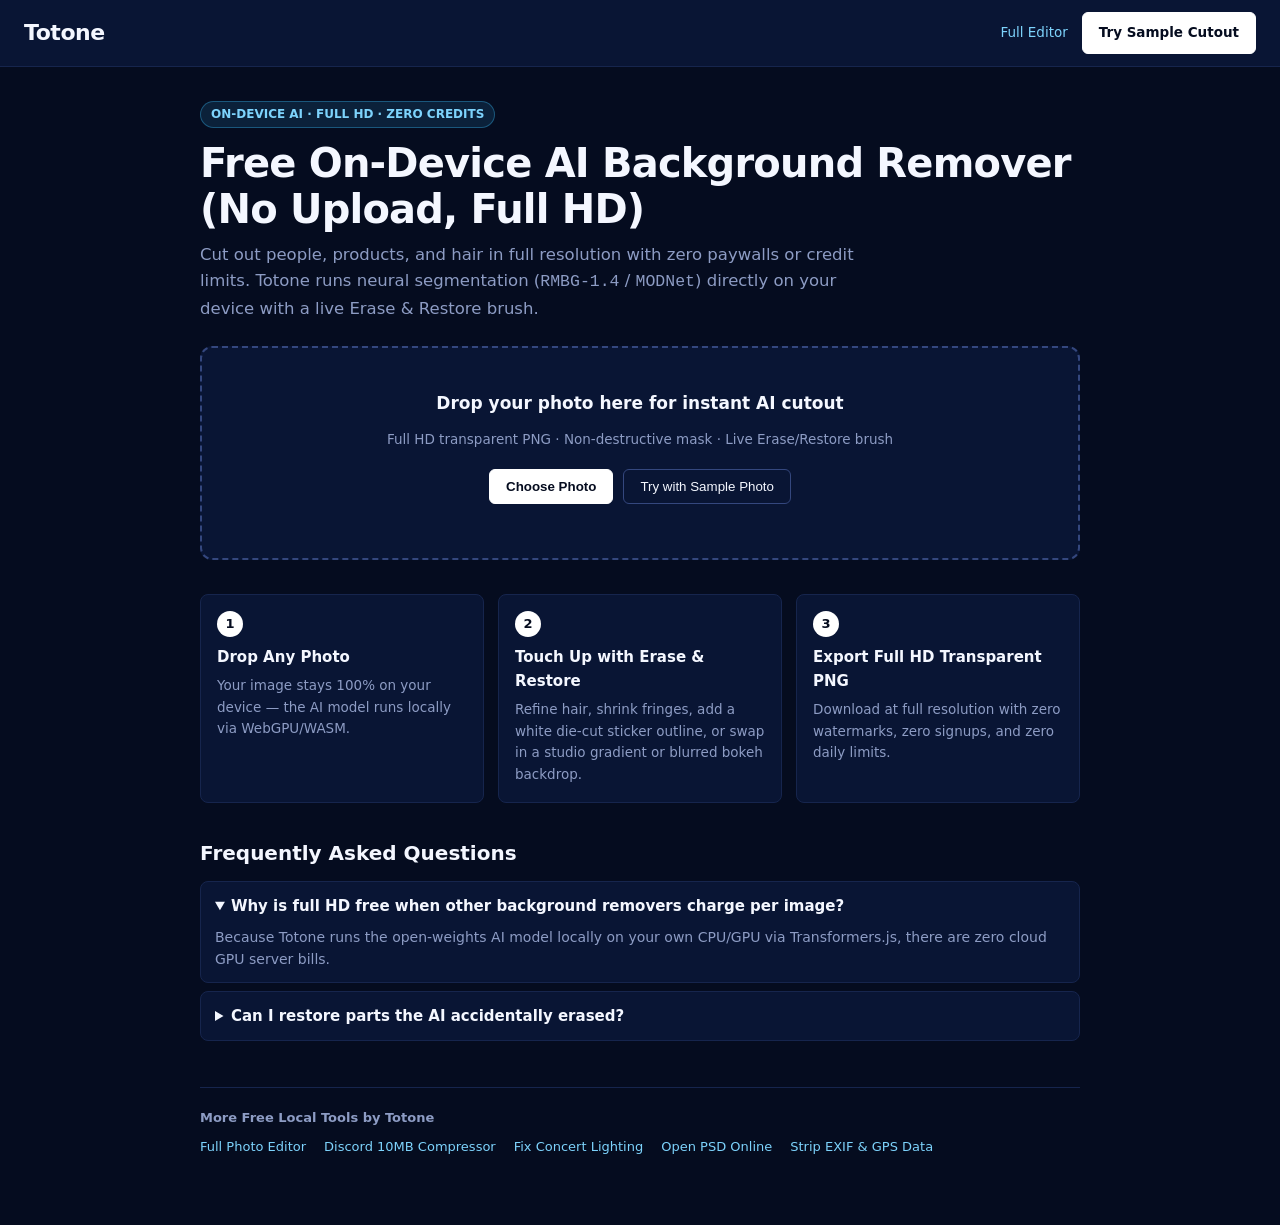
<file: ai-background-remover/index.html>
<!DOCTYPE html>
<html lang="en">
<head>
<meta charset="utf-8">
<meta name="viewport" content="width=device-width, initial-scale=1">
<title>Free On-Device AI Background Remover (No Upload, Full HD) | Totone Studio</title>
<meta name="description" content="Remove image backgrounds in full HD for free using on-device AI (RMBG-1.4 &amp; MODNet) directly in your browser. Zero uploads, live Erase/Restore brush, no watermarks.">
<link rel="canonical" href="https://totone.averybeuth.xyz/ai-background-remover/">
<meta property="og:type" content="website">
<meta property="og:title" content="Free On-Device AI Background Remover (No Upload, Full HD) | Totone">
<meta property="og:description" content="True local WebGPU/WASM neural background removal with live Erase/Restore brush, edge halo removal, and full-res transparent PNG export.">
<meta property="og:url" content="https://totone.averybeuth.xyz/ai-background-remover/">
<meta property="og:image" content="https://totone.averybeuth.xyz/og-preview.png">
<meta name="twitter:card" content="summary_large_image">
<link rel="stylesheet" href="../css/seo-landing.css">
<script type="application/ld+json">
{"@context":"https://schema.org","@type":"SoftwareApplication","name":"Totone On-Device AI Background Remover","applicationCategory":"MultimediaApplication","operatingSystem":"Web","url":"https://totone.averybeuth.xyz/ai-background-remover/","offers":{"@type":"Offer","price":"0","priceCurrency":"USD"},"description":"Free on-device neural AI background remover (RMBG-1.4 and MODNet) with live Erase and Restore brush and full HD transparent PNG export."}
</script>
</head>
<body data-tool="rmbg">
<nav class="seo-nav">
  <a class="seo-brand" href="../">Totone</a>
  <div class="seo-nav-links"><a href="../">Full Editor</a><a class="seo-btn pri" href="../index.html?tool=rmbg&sample=1">Try Sample Cutout</a></div>
</nav>
<main class="seo-wrap">
  <span class="seo-badge">ON-DEVICE AI · FULL HD · ZERO CREDITS</span>
  <h1>Free On-Device AI Background Remover (No Upload, Full HD)</h1>
  <p class="seo-lead">Cut out people, products, and hair in full resolution with zero paywalls or credit limits. Totone runs neural segmentation (<code>RMBG-1.4</code> / <code>MODNet</code>) directly on your device with a live Erase &amp; Restore brush.</p>
  <div id="seo-drop" class="seo-drop" role="button" tabindex="0">
    <strong>Drop your photo here for instant AI cutout</strong>
    <p>Full HD transparent PNG · Non-destructive mask · Live Erase/Restore brush</p>
    <div class="seo-actions">
      <button type="button" id="seo-pick" class="seo-btn pri">Choose Photo</button>
      <button type="button" id="seo-sample" class="seo-btn">Try with Sample Photo</button>
    </div>
    <p id="seo-status"></p>
    <input type="file" id="seo-file" accept="image/*" hidden>
  </div>
  <section class="seo-steps">
    <div class="seo-step"><span>1</span><h3>Drop Any Photo</h3><p>Your image stays 100% on your device — the AI model runs locally via WebGPU/WASM.</p></div>
    <div class="seo-step"><span>2</span><h3>Touch Up with Erase &amp; Restore</h3><p>Refine hair, shrink fringes, add a white die-cut sticker outline, or swap in a studio gradient or blurred bokeh backdrop.</p></div>
    <div class="seo-step"><span>3</span><h3>Export Full HD Transparent PNG</h3><p>Download at full resolution with zero watermarks, zero signups, and zero daily limits.</p></div>
  </section>
  <section class="seo-faq">
    <h2>Frequently Asked Questions</h2>
    <details open><summary>Why is full HD free when other background removers charge per image?</summary><p>Because Totone runs the open-weights AI model locally on your own CPU/GPU via Transformers.js, there are zero cloud GPU server bills.</p></details>
    <details><summary>Can I restore parts the AI accidentally erased?</summary><p>Yes — Totone outputs a non-destructive Layer Mask with a built-in Erase, Restore, and Soft Edge brush right under the cutout button.</p></details>
  </section>
  <footer class="seo-footer">
    <strong>More Free Local Tools by Totone</strong>
    <div class="seo-footer-links">
      <a href="../">Full Photo Editor</a>
      <a href="../discord-image-compressor/">Discord 10MB Compressor</a>
      <a href="../fix-concert-lighting/">Fix Concert Lighting</a>
      <a href="../open-psd-online/">Open PSD Online</a>
      <a href="../strip-exif-data/">Strip EXIF &amp; GPS Data</a>
    </div>
  </footer>
</main>
<script defer src="../js/seo-landing.js"></script>
</body>
</html>
</file>
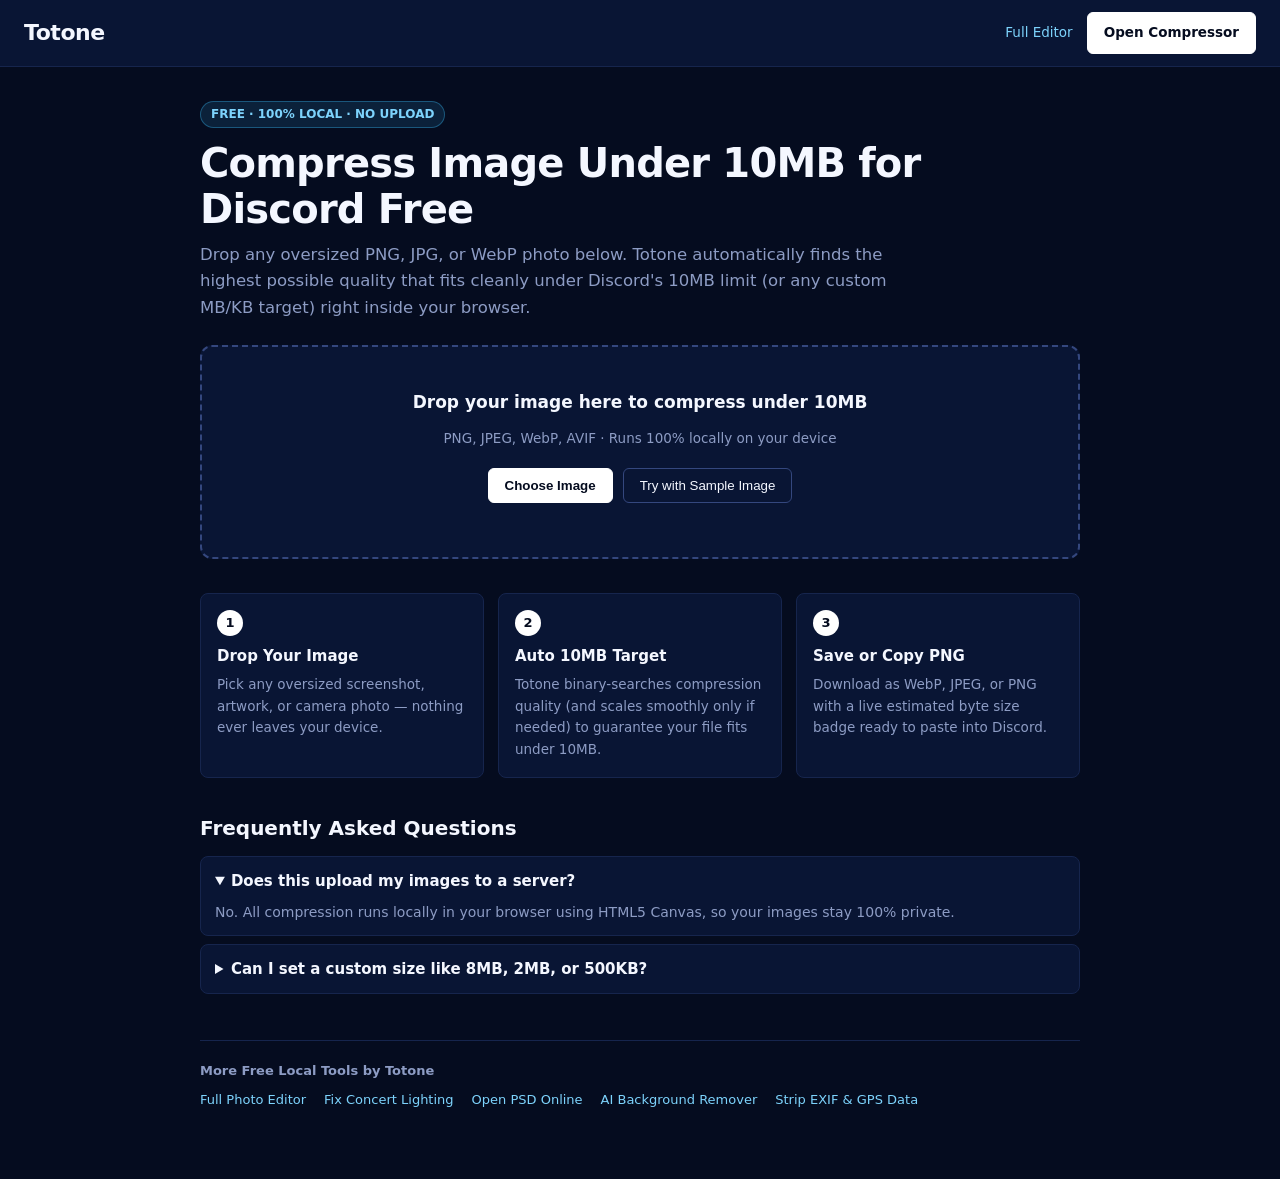
<file: discord-image-compressor/index.html>
<!DOCTYPE html>
<html lang="en">
<head>
<meta charset="utf-8">
<meta name="viewport" content="width=device-width, initial-scale=1">
<title>Compress Image Under 10MB for Discord Free | Totone Studio</title>
<meta name="description" content="Free browser image compressor that automatically shrinks PNG, JPG, and WebP images under Discord's 10MB file size limit locally with zero uploads and maximum quality.">
<link rel="canonical" href="https://totone.averybeuth.xyz/discord-image-compressor/">
<meta property="og:type" content="website">
<meta property="og:title" content="Compress Image Under 10MB for Discord Free | Totone">
<meta property="og:description" content="Shrink any photo under Discord's 10MB cap in 1 click directly in your browser. Zero uploads, zero login, maximum clarity.">
<meta property="og:url" content="https://totone.averybeuth.xyz/discord-image-compressor/">
<meta property="og:image" content="https://totone.averybeuth.xyz/og-preview.png">
<meta name="twitter:card" content="summary_large_image">
<link rel="stylesheet" href="../css/seo-landing.css">
<script type="application/ld+json">
{"@context":"https://schema.org","@type":"SoftwareApplication","name":"Totone Discord Image Compressor","applicationCategory":"MultimediaApplication","operatingSystem":"Web","url":"https://totone.averybeuth.xyz/discord-image-compressor/","offers":{"@type":"Offer","price":"0","priceCurrency":"USD"},"description":"Free browser-based image compressor with automatic 10MB Discord target file-size optimization."}
</script>
</head>
<body data-tool="discord">
<nav class="seo-nav">
  <a class="seo-brand" href="../">Totone</a>
  <div class="seo-nav-links"><a href="../">Full Editor</a><a class="seo-btn pri" href="../index.html?tool=discord">Open Compressor</a></div>
</nav>
<main class="seo-wrap">
  <span class="seo-badge">FREE · 100% LOCAL · NO UPLOAD</span>
  <h1>Compress Image Under 10MB for Discord Free</h1>
  <p class="seo-lead">Drop any oversized PNG, JPG, or WebP photo below. Totone automatically finds the highest possible quality that fits cleanly under Discord's 10MB limit (or any custom MB/KB target) right inside your browser.</p>
  <div id="seo-drop" class="seo-drop" role="button" tabindex="0">
    <strong>Drop your image here to compress under 10MB</strong>
    <p>PNG, JPEG, WebP, AVIF · Runs 100% locally on your device</p>
    <div class="seo-actions">
      <button type="button" id="seo-pick" class="seo-btn pri">Choose Image</button>
      <button type="button" id="seo-sample" class="seo-btn">Try with Sample Image</button>
    </div>
    <p id="seo-status"></p>
    <input type="file" id="seo-file" accept="image/*" hidden>
  </div>
  <section class="seo-steps">
    <div class="seo-step"><span>1</span><h3>Drop Your Image</h3><p>Pick any oversized screenshot, artwork, or camera photo — nothing ever leaves your device.</p></div>
    <div class="seo-step"><span>2</span><h3>Auto 10MB Target</h3><p>Totone binary-searches compression quality (and scales smoothly only if needed) to guarantee your file fits under 10MB.</p></div>
    <div class="seo-step"><span>3</span><h3>Save or Copy PNG</h3><p>Download as WebP, JPEG, or PNG with a live estimated byte size badge ready to paste into Discord.</p></div>
  </section>
  <section class="seo-faq">
    <h2>Frequently Asked Questions</h2>
    <details open><summary>Does this upload my images to a server?</summary><p>No. All compression runs locally in your browser using HTML5 Canvas, so your images stay 100% private.</p></details>
    <details><summary>Can I set a custom size like 8MB, 2MB, or 500KB?</summary><p>Yes. Inside Export Studio you can pick Discord 10MB, 2MB, 500KB, 150KB, or type any exact MB or KB limit.</p></details>
  </section>
  <footer class="seo-footer">
    <strong>More Free Local Tools by Totone</strong>
    <div class="seo-footer-links">
      <a href="../">Full Photo Editor</a>
      <a href="../fix-concert-lighting/">Fix Concert Lighting</a>
      <a href="../open-psd-online/">Open PSD Online</a>
      <a href="../ai-background-remover/">AI Background Remover</a>
      <a href="../strip-exif-data/">Strip EXIF &amp; GPS Data</a>
    </div>
  </footer>
</main>
<script defer src="../js/seo-landing.js"></script>
</body>
</html>
</file>
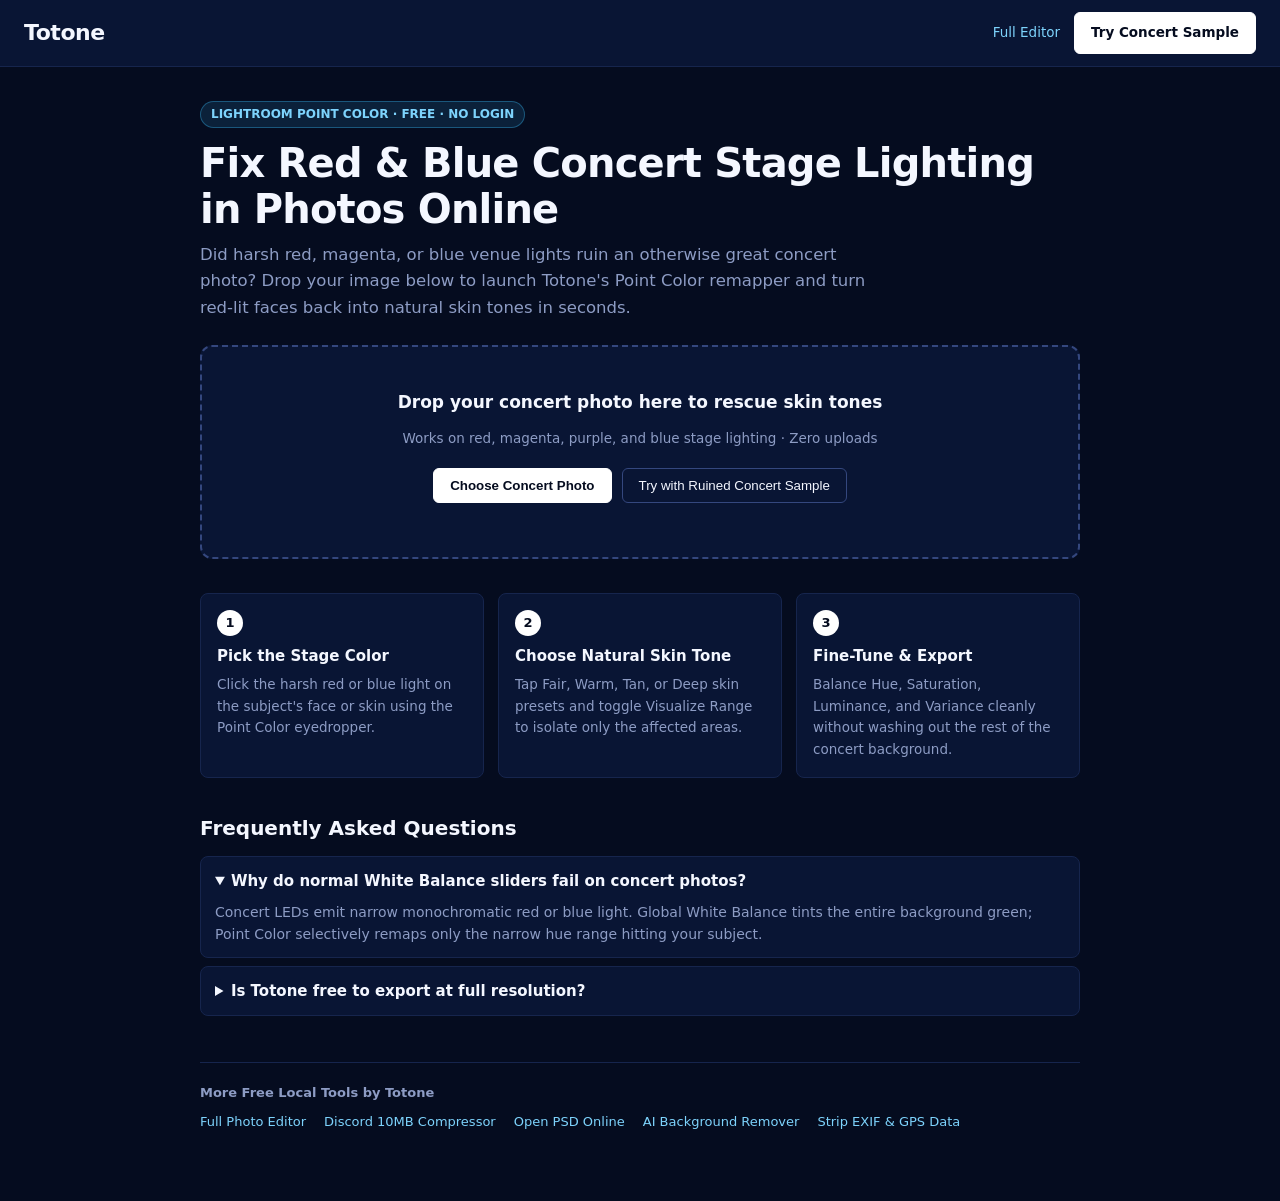
<file: fix-concert-lighting/index.html>
<!DOCTYPE html>
<html lang="en">
<head>
<meta charset="utf-8">
<meta name="viewport" content="width=device-width, initial-scale=1">
<title>Fix Red &amp; Blue Concert Stage Lighting in Photos Online | Totone Studio</title>
<meta name="description" content="Rescue concert, club, and stage photos ruined by harsh red, magenta, or blue lighting. Turn neon-lit faces back into natural skin tones free in your browser.">
<link rel="canonical" href="https://totone.averybeuth.xyz/fix-concert-lighting/">
<meta property="og:type" content="website">
<meta property="og:title" content="Fix Red &amp; Blue Concert Stage Lighting in Photos Online | Totone">
<meta property="og:description" content="Pick the harsh red or blue stage light on a subject and remap it back to natural skin tones with Lightroom-style Point Color — free &amp; zero login.">
<meta property="og:url" content="https://totone.averybeuth.xyz/fix-concert-lighting/">
<meta property="og:image" content="https://totone.averybeuth.xyz/og-preview.png">
<meta name="twitter:card" content="summary_large_image">
<link rel="stylesheet" href="../css/seo-landing.css">
<script type="application/ld+json">
{"@context":"https://schema.org","@type":"SoftwareApplication","name":"Totone Concert Lighting Photo Fixer","applicationCategory":"MultimediaApplication","operatingSystem":"Web","url":"https://totone.averybeuth.xyz/fix-concert-lighting/","offers":{"@type":"Offer","price":"0","priceCurrency":"USD"},"description":"Fix red, magenta, and blue concert stage lighting in photos online using Lightroom-style Point Color remapping."}
</script>
</head>
<body data-tool="concert">
<nav class="seo-nav">
  <a class="seo-brand" href="../">Totone</a>
  <div class="seo-nav-links"><a href="../">Full Editor</a><a class="seo-btn pri" href="../index.html?tool=concert&sample=1">Try Concert Sample</a></div>
</nav>
<main class="seo-wrap">
  <span class="seo-badge">LIGHTROOM POINT COLOR · FREE · NO LOGIN</span>
  <h1>Fix Red &amp; Blue Concert Stage Lighting in Photos Online</h1>
  <p class="seo-lead">Did harsh red, magenta, or blue venue lights ruin an otherwise great concert photo? Drop your image below to launch Totone's Point Color remapper and turn red-lit faces back into natural skin tones in seconds.</p>
  <div id="seo-drop" class="seo-drop" role="button" tabindex="0">
    <strong>Drop your concert photo here to rescue skin tones</strong>
    <p>Works on red, magenta, purple, and blue stage lighting · Zero uploads</p>
    <div class="seo-actions">
      <button type="button" id="seo-pick" class="seo-btn pri">Choose Concert Photo</button>
      <button type="button" id="seo-sample" class="seo-btn">Try with Ruined Concert Sample</button>
    </div>
    <p id="seo-status"></p>
    <input type="file" id="seo-file" accept="image/*" hidden>
  </div>
  <section class="seo-steps">
    <div class="seo-step"><span>1</span><h3>Pick the Stage Color</h3><p>Click the harsh red or blue light on the subject's face or skin using the Point Color eyedropper.</p></div>
    <div class="seo-step"><span>2</span><h3>Choose Natural Skin Tone</h3><p>Tap Fair, Warm, Tan, or Deep skin presets and toggle Visualize Range to isolate only the affected areas.</p></div>
    <div class="seo-step"><span>3</span><h3>Fine-Tune &amp; Export</h3><p>Balance Hue, Saturation, Luminance, and Variance cleanly without washing out the rest of the concert background.</p></div>
  </section>
  <section class="seo-faq">
    <h2>Frequently Asked Questions</h2>
    <details open><summary>Why do normal White Balance sliders fail on concert photos?</summary><p>Concert LEDs emit narrow monochromatic red or blue light. Global White Balance tints the entire background green; Point Color selectively remaps only the narrow hue range hitting your subject.</p></details>
    <details><summary>Is Totone free to export at full resolution?</summary><p>Yes — zero watermarks, zero login, and full-resolution PNG/JPG/WebP export.</p></details>
  </section>
  <footer class="seo-footer">
    <strong>More Free Local Tools by Totone</strong>
    <div class="seo-footer-links">
      <a href="../">Full Photo Editor</a>
      <a href="../discord-image-compressor/">Discord 10MB Compressor</a>
      <a href="../open-psd-online/">Open PSD Online</a>
      <a href="../ai-background-remover/">AI Background Remover</a>
      <a href="../strip-exif-data/">Strip EXIF &amp; GPS Data</a>
    </div>
  </footer>
</main>
<script defer src="../js/seo-landing.js"></script>
</body>
</html>
</file>
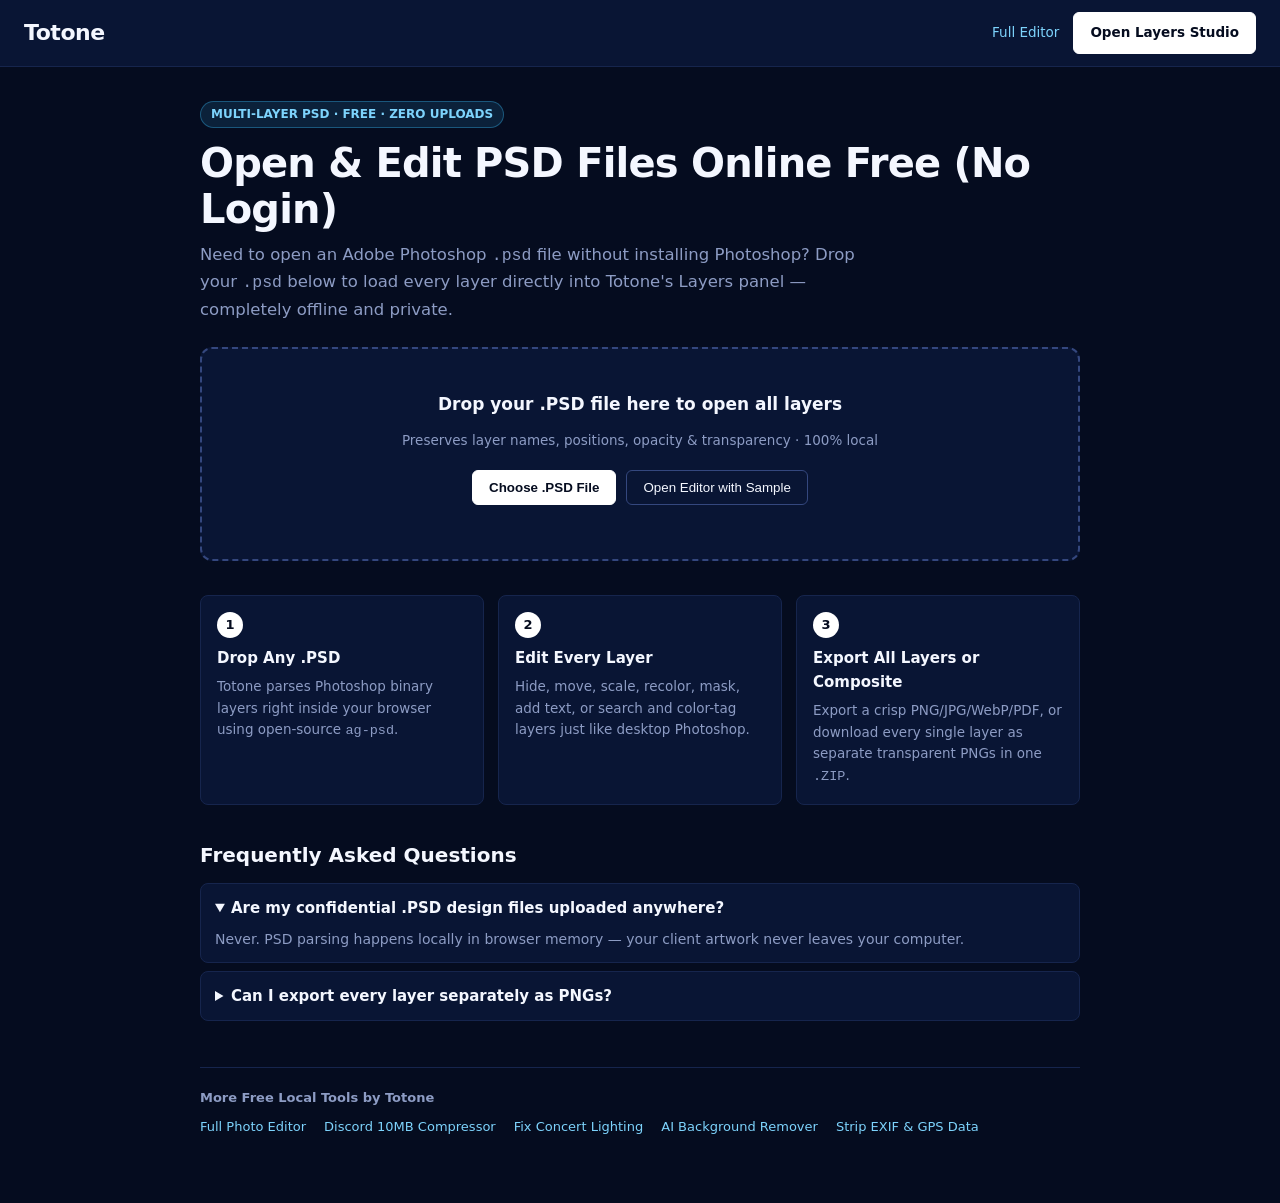
<file: open-psd-online/index.html>
<!DOCTYPE html>
<html lang="en">
<head>
<meta charset="utf-8">
<meta name="viewport" content="width=device-width, initial-scale=1">
<title>Open &amp; Edit PSD Files Online Free (No Login) | Totone Studio</title>
<meta name="description" content="Open, view, edit, and export Adobe Photoshop .PSD files with editable layers directly in your browser. 100% free, zero login, zero cloud uploads.">
<link rel="canonical" href="https://totone.averybeuth.xyz/open-psd-online/">
<meta property="og:type" content="website">
<meta property="og:title" content="Open &amp; Edit PSD Files Online Free (No Login) | Totone">
<meta property="og:description" content="Drop any Photoshop .PSD file to inspect and edit all layers, toggle visibility, add effects, and export PNG/JPG/WebP/PDF locally in your browser.">
<meta property="og:url" content="https://totone.averybeuth.xyz/open-psd-online/">
<meta property="og:image" content="https://totone.averybeuth.xyz/og-preview.png">
<meta name="twitter:card" content="summary_large_image">
<link rel="stylesheet" href="../css/seo-landing.css">
<script type="application/ld+json">
{"@context":"https://schema.org","@type":"SoftwareApplication","name":"Totone Online PSD Viewer & Editor","applicationCategory":"MultimediaApplication","operatingSystem":"Web","url":"https://totone.averybeuth.xyz/open-psd-online/","offers":{"@type":"Offer","price":"0","priceCurrency":"USD"},"description":"Open and edit multi-layer Adobe Photoshop .PSD files directly in your browser with zero login."}
</script>
</head>
<body data-tool="psd">
<nav class="seo-nav">
  <a class="seo-brand" href="../">Totone</a>
  <div class="seo-nav-links"><a href="../">Full Editor</a><a class="seo-btn pri" href="../index.html?tool=psd">Open Layers Studio</a></div>
</nav>
<main class="seo-wrap">
  <span class="seo-badge">MULTI-LAYER PSD · FREE · ZERO UPLOADS</span>
  <h1>Open &amp; Edit PSD Files Online Free (No Login)</h1>
  <p class="seo-lead">Need to open an Adobe Photoshop <code>.psd</code> file without installing Photoshop? Drop your <code>.psd</code> below to load every layer directly into Totone's Layers panel — completely offline and private.</p>
  <div id="seo-drop" class="seo-drop" role="button" tabindex="0">
    <strong>Drop your .PSD file here to open all layers</strong>
    <p>Preserves layer names, positions, opacity &amp; transparency · 100% local</p>
    <div class="seo-actions">
      <button type="button" id="seo-pick" class="seo-btn pri">Choose .PSD File</button>
      <button type="button" id="seo-sample" class="seo-btn">Open Editor with Sample</button>
    </div>
    <p id="seo-status"></p>
    <input type="file" id="seo-file" accept=".psd,image/*" hidden>
  </div>
  <section class="seo-steps">
    <div class="seo-step"><span>1</span><h3>Drop Any .PSD</h3><p>Totone parses Photoshop binary layers right inside your browser using open-source <code>ag-psd</code>.</p></div>
    <div class="seo-step"><span>2</span><h3>Edit Every Layer</h3><p>Hide, move, scale, recolor, mask, add text, or search and color-tag layers just like desktop Photoshop.</p></div>
    <div class="seo-step"><span>3</span><h3>Export All Layers or Composite</h3><p>Export a crisp PNG/JPG/WebP/PDF, or download every single layer as separate transparent PNGs in one <code>.ZIP</code>.</p></div>
  </section>
  <section class="seo-faq">
    <h2>Frequently Asked Questions</h2>
    <details open><summary>Are my confidential .PSD design files uploaded anywhere?</summary><p>Never. PSD parsing happens locally in browser memory — your client artwork never leaves your computer.</p></details>
    <details><summary>Can I export every layer separately as PNGs?</summary><p>Yes! Click "Export layers .ZIP" in the Layers panel to save every layer as a numbered transparent PNG.</p></details>
  </section>
  <footer class="seo-footer">
    <strong>More Free Local Tools by Totone</strong>
    <div class="seo-footer-links">
      <a href="../">Full Photo Editor</a>
      <a href="../discord-image-compressor/">Discord 10MB Compressor</a>
      <a href="../fix-concert-lighting/">Fix Concert Lighting</a>
      <a href="../ai-background-remover/">AI Background Remover</a>
      <a href="../strip-exif-data/">Strip EXIF &amp; GPS Data</a>
    </div>
  </footer>
</main>
<script defer src="../js/seo-landing.js"></script>
</body>
</html>
</file>
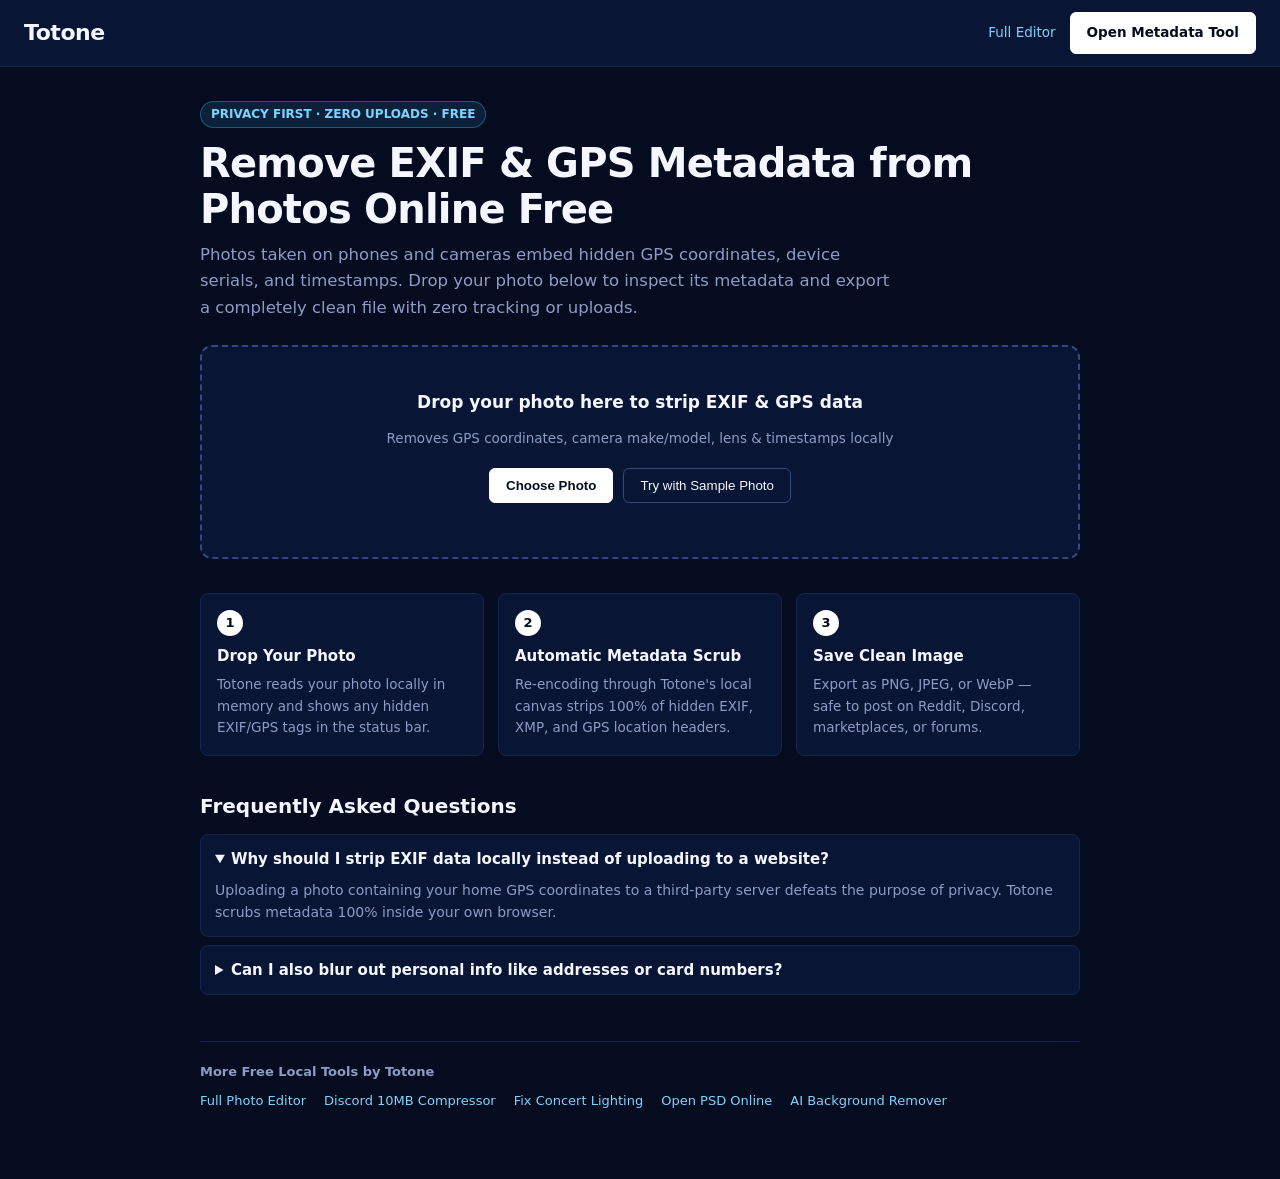
<file: strip-exif-data/index.html>
<!DOCTYPE html>
<html lang="en">
<head>
<meta charset="utf-8">
<meta name="viewport" content="width=device-width, initial-scale=1">
<title>Remove EXIF &amp; GPS Metadata from Photos Online Free | Totone Studio</title>
<meta name="description" content="Inspect and strip hidden EXIF camera metadata and GPS home location coordinates from your photos online for free. 100% private local browser tool.">
<link rel="canonical" href="https://totone.averybeuth.xyz/strip-exif-data/">
<meta property="og:type" content="website">
<meta property="og:title" content="Remove EXIF &amp; GPS Metadata from Photos Online Free | Totone">
<meta property="og:description" content="Remove hidden GPS location, camera model, and date metadata from photos locally in your browser before sharing online.">
<meta property="og:url" content="https://totone.averybeuth.xyz/strip-exif-data/">
<meta property="og:image" content="https://totone.averybeuth.xyz/og-preview.png">
<meta name="twitter:card" content="summary_large_image">
<link rel="stylesheet" href="../css/seo-landing.css">
<script type="application/ld+json">
{"@context":"https://schema.org","@type":"SoftwareApplication","name":"Totone EXIF & GPS Metadata Stripper","applicationCategory":"MultimediaApplication","operatingSystem":"Web","url":"https://totone.averybeuth.xyz/strip-exif-data/","offers":{"@type":"Offer","price":"0","priceCurrency":"USD"},"description":"Inspect and remove private EXIF camera metadata and GPS location coordinates from photos locally in your browser."}
</script>
</head>
<body data-tool="exif">
<nav class="seo-nav">
  <a class="seo-brand" href="../">Totone</a>
  <div class="seo-nav-links"><a href="../">Full Editor</a><a class="seo-btn pri" href="../index.html?tool=exif">Open Metadata Tool</a></div>
</nav>
<main class="seo-wrap">
  <span class="seo-badge">PRIVACY FIRST · ZERO UPLOADS · FREE</span>
  <h1>Remove EXIF &amp; GPS Metadata from Photos Online Free</h1>
  <p class="seo-lead">Photos taken on phones and cameras embed hidden GPS coordinates, device serials, and timestamps. Drop your photo below to inspect its metadata and export a completely clean file with zero tracking or uploads.</p>
  <div id="seo-drop" class="seo-drop" role="button" tabindex="0">
    <strong>Drop your photo here to strip EXIF &amp; GPS data</strong>
    <p>Removes GPS coordinates, camera make/model, lens &amp; timestamps locally</p>
    <div class="seo-actions">
      <button type="button" id="seo-pick" class="seo-btn pri">Choose Photo</button>
      <button type="button" id="seo-sample" class="seo-btn">Try with Sample Photo</button>
    </div>
    <p id="seo-status"></p>
    <input type="file" id="seo-file" accept="image/*" hidden>
  </div>
  <section class="seo-steps">
    <div class="seo-step"><span>1</span><h3>Drop Your Photo</h3><p>Totone reads your photo locally in memory and shows any hidden EXIF/GPS tags in the status bar.</p></div>
    <div class="seo-step"><span>2</span><h3>Automatic Metadata Scrub</h3><p>Re-encoding through Totone's local canvas strips 100% of hidden EXIF, XMP, and GPS location headers.</p></div>
    <div class="seo-step"><span>3</span><h3>Save Clean Image</h3><p>Export as PNG, JPEG, or WebP — safe to post on Reddit, Discord, marketplaces, or forums.</p></div>
  </section>
  <section class="seo-faq">
    <h2>Frequently Asked Questions</h2>
    <details open><summary>Why should I strip EXIF data locally instead of uploading to a website?</summary><p>Uploading a photo containing your home GPS coordinates to a third-party server defeats the purpose of privacy. Totone scrubs metadata 100% inside your own browser.</p></details>
    <details><summary>Can I also blur out personal info like addresses or card numbers?</summary><p>Yes — Totone includes a built-in Privacy Redact tool (Pixelate, Heavy Blur, Black Bar, and Smart Color Fill).</p></details>
  </section>
  <footer class="seo-footer">
    <strong>More Free Local Tools by Totone</strong>
    <div class="seo-footer-links">
      <a href="../">Full Photo Editor</a>
      <a href="../discord-image-compressor/">Discord 10MB Compressor</a>
      <a href="../fix-concert-lighting/">Fix Concert Lighting</a>
      <a href="../open-psd-online/">Open PSD Online</a>
      <a href="../ai-background-remover/">AI Background Remover</a>
    </div>
  </footer>
</main>
<script defer src="../js/seo-landing.js"></script>
</body>
</html>
</file>
<file: css/core.css>
:root{--bg:#050c1f;--panel:#091534;--ink:#f4f7ff;--mute:#8d9cc4;--line:#16254d;--edge:#34477e;--acc:#ffffff;--accink:#050c1f;color-scheme:dark;box-sizing:border-box;padding-top:env(safe-area-inset-top,0px);padding-bottom:env(safe-area-inset-bottom,0px)}
*{box-sizing:border-box}[hidden]{display:none!important}
html,body{height:100%;margin:0}
html{height:100dvh;overflow:clip}
body{background:var(--bg);color:var(--ink);font:400 14px/1.45 Archivo,"Helvetica Neue",Arial,sans-serif;display:flex;flex-direction:column}
header{flex:none;display:flex;gap:8px;align-items:center;padding:10px 16px;background:var(--panel);border-bottom:1px solid var(--line);flex-wrap:wrap;max-height:35vh;overflow:auto;overscroll-behavior:contain}
h1{font-size:26px;font-weight:800;font-stretch:75%;margin:0;letter-spacing:-.02em;line-height:1}
.sp{flex:1}
button,select,input[type=search]{font:inherit;color:var(--ink);background:var(--panel);border:1px solid var(--edge);border-radius:3px;padding:6px 11px;cursor:pointer}
button:hover{background:var(--line)}
button.pri{background:var(--acc);border-color:var(--acc);color:var(--accink);font-weight:700}
:focus-visible{outline:2px solid var(--acc);outline-offset:2px}
main{flex:1;display:flex;min-height:0;min-width:0;overflow:clip}
#stage{flex:1;display:flex;padding:24px;min-width:0;min-height:0;overflow:auto;overscroll-behavior:contain}
canvas{margin:auto;max-width:100%;max-height:100%;display:none;touch-action:none;cursor:crosshair;border:1px solid var(--line)}
#empty{margin:auto;max-width:30ch;color:var(--mute);font-size:18px}
aside{flex:none;width:min(360px,46vw);min-height:0;min-width:0;overflow:clip;display:flex;flex-direction:column;background:var(--panel);border-left:1px solid var(--line)}
.tabs{flex:none;display:grid;grid-template-columns:repeat(6,minmax(0,1fr));border-bottom:1px solid var(--line)}
.tabs button{font-size:12px;padding-left:0;padding-right:0;border:0;border-bottom:3px solid transparent;border-radius:0;background:none;color:var(--mute);font-weight:600;padding:13px 0 10px}
.tabs button:hover{color:var(--ink);background:none}
.tabs button.on{color:var(--ink);border-bottom-color:var(--acc)}
.pn{display:none;flex:1;min-height:0;min-width:0;padding:16px;overflow:auto;scrollbar-gutter:stable;overscroll-behavior:contain}.pn.on{display:block}
h3{font-size:13px;margin:16px 0 6px;font-weight:700}
label{display:flex;align-items:center;gap:10px;margin:8px 0;justify-content:space-between;color:var(--mute)}
label select{flex:1;min-width:0}
input[type=range]{flex:1;accent-color:var(--acc)}
input[type=color]{width:36px;height:28px;padding:0;border:1px solid var(--edge);background:none}
.sw{display:flex;flex-wrap:wrap;gap:4px;margin:8px 0}
.sw button{width:30px;height:30px;padding:0;border-radius:2px}
.row{display:grid;grid-template-columns:auto auto 1fr auto auto;gap:6px;align-items:center;margin:8px 0 0}
.row button{padding:2px 8px}
.note{color:var(--mute);font-size:12px;margin:6px 0}
.bar{display:flex;gap:6px;margin:8px 0}
#q{width:100%;margin-bottom:6px;cursor:text}
#plist{max-height:300px;overflow-y:auto;border:1px solid var(--line)}
.p{display:flex;align-items:center;gap:10px;width:100%;border:0;border-bottom:1px solid var(--line);border-radius:0;background:none;text-align:left;padding:6px 8px}
.p i{width:64px;height:16px;border:1px solid var(--edge);flex:none}
.p.on{background:var(--ink);color:var(--panel)}
.ramp{height:12px;border:1px solid var(--edge);margin:10px 0}
@media (max-width:760px){main{flex-direction:column}aside{width:100%;flex-basis:var(--panel-height,52%);min-height:min(152px,65%);border-left:0;border-top:1px solid var(--line)}}
@media (max-width:760px) and (max-height:500px){aside{min-height:min(120px,65%)}.tabs button{padding-block:4px}.pn{padding-block:8px}#stage{padding:8px}}
#ring{position:fixed;border:1.5px solid var(--acc);border-radius:50%;pointer-events:none;display:none;z-index:5}
.tabs button.on,.p.on{box-shadow:none}
select#zoom{padding:6px 6px}
h3{border-top:0;padding-top:2px}
aside,#plist,.pn{scrollbar-color:var(--edge) var(--panel)}
#ring{mix-blend-mode:difference}
#plist{max-height:340px;overflow-anchor:none}
.preset-heading{position:sticky;top:0;z-index:1;background:var(--panel);color:var(--mute);padding:6px 8px 4px;border-bottom:0;font-size:11.5px;font-weight:700;text-transform:uppercase;letter-spacing:.04em}
.hd{display:flex;align-items:center;gap:6px;margin:0;color:var(--mute)}
.hd input[type=range]{width:90px;flex:none}
.lrow{display:flex;align-items:center;gap:10px;width:100%;text-align:left;margin:4px 0;padding:5px}.lrow.on{border-color:var(--acc);box-shadow:inset 0 0 0 1px var(--acc)}.lrow canvas{width:36px;height:36px;background:#000;border:1px solid var(--edge);flex:none}.lrow span{flex:1;overflow:hidden;text-overflow:ellipsis;white-space:nowrap}.bar button.on{background:var(--ink);color:var(--panel)}
.tgrid{display:grid;grid-template-columns:repeat(4,1fr);gap:4px}.tgrid button{padding:8px 2px;font-size:12px}.tgrid button.on{background:var(--ink);color:var(--panel)}
.bar{flex-wrap:wrap}.lrow{display:flex;align-items:center;gap:8px;padding:5px 6px;border:1px solid var(--line);margin:3px 0;cursor:pointer;background:var(--panel);width:auto;text-align:left}.lrow.on{border-color:var(--acc);box-shadow:inset 0 0 0 1px var(--acc)}.lrow.off{opacity:.55}.lrow.dov{border-top:3px solid var(--acc)}.ln{flex:1;min-width:0;display:flex;flex-direction:column}.ln small{color:var(--mute);font-size:11px}.ib{padding:4px;border:0;background:none;display:grid;place-items:center;color:var(--ink);cursor:pointer}.ib:hover{background:var(--line)}.ib.lk{color:var(--acc)}.ib svg{pointer-events:none}.rn{width:100%;font:inherit;color:var(--ink);background:var(--bg);border:1px solid var(--edge);padding:2px 4px}#llist{max-height:260px;overflow-y:auto;margin:8px 0}output{color:var(--mute);min-width:36px;text-align:right}
textarea{font:inherit;color:var(--ink);background:var(--bg);border:1px solid var(--edge);width:100%;padding:6px;resize:vertical;margin:6px 0}#help{position:fixed;inset:0;background:rgba(5,12,31,.82);display:grid;place-items:center;z-index:20}.hbox{background:var(--panel);border:1px solid var(--edge);padding:20px 24px;max-width:480px;max-height:80vh;overflow:auto}.hbox h2{margin:0 0 10px;font-size:18px}.hbox table{border-collapse:collapse;width:100%}.hbox td{padding:4px 0;border-bottom:1px solid var(--line)}.hbox td:first-child{color:var(--mute);width:42%}.chips{display:grid;grid-template-columns:repeat(5,1fr);gap:4px;margin-bottom:6px}.chips button{padding:5px 0;font-size:12px}.chips button.on{background:var(--ink);color:var(--panel)}
button,select,.lrow,.ib{transition:background-color .12s,color .12s,border-color .12s}.tabs button{transition:color .12s,border-color .12s}@media (prefers-reduced-motion:reduce){*{transition:none!important;animation:none!important}}
h3[role=button]{cursor:pointer;display:flex;justify-content:space-between;align-items:center;user-select:none}h3[role=button]::after{content:"";width:6px;height:6px;border-right:2px solid var(--mute);border-bottom:2px solid var(--mute);transform:rotate(45deg);transition:transform .12s;margin-right:4px}h3[aria-expanded=false]::after{transform:rotate(-45deg)}.lrow canvas{background:conic-gradient(#aab2c8 25%,#d6dbe8 0 50%,#aab2c8 0 75%,#d6dbe8 0) 0 0/10px 10px}.sec{display:block}
.chips7{display:grid;grid-template-columns:repeat(4,1fr);gap:4px;margin-bottom:6px}.chips7 button{padding:5px 0;font-size:12px}.chips7 button.on{background:var(--ink);color:var(--panel)}#pxlist{max-height:240px;overflow-y:auto;border:1px solid var(--line);margin:6px 0}
#exp{position:fixed;inset:0;background:rgba(5,12,31,.82);display:grid;place-items:center;z-index:21}#exp .hbox{width:min(440px,92vw)}#exprev{max-width:100%;border:1px solid var(--edge);margin-top:8px}#exp input[type=text]{flex:1;min-width:0;font:inherit;color:var(--ink);background:var(--bg);border:1px solid var(--edge);padding:4px 6px}
.chips{grid-template-columns:repeat(6,1fr)}
input[type=number]{font:inherit;color:var(--ink);background:var(--bg);border:1px solid var(--edge);padding:4px}
#flist{max-height:200px;overflow-y:auto;border:1px solid var(--line);margin:6px 0}#fq{width:100%;margin-bottom:6px;cursor:text}
.fi{display:block;width:100%;text-align:left;border:0;border-bottom:1px solid var(--line);border-radius:0;background:none;padding:6px 10px;font-size:19px;line-height:1.2;white-space:nowrap;overflow:hidden;text-overflow:ellipsis}.fi.on{background:var(--ink);color:var(--panel)}
.stp{display:grid;grid-template-columns:36px 1fr 40px;gap:8px;align-items:center;margin:6px 0}.stp output{text-align:right;color:var(--mute)}
.ovg,.sty{display:grid;grid-template-columns:repeat(3,1fr);gap:4px;margin:6px 0}.ovg button,.sty button{padding:8px 2px;font-size:12px}.sty button{font-size:15px}
.lrow canvas{display:block;margin:0}
.ovg{grid-template-columns:repeat(3,minmax(0,1fr))}
.ovg button{display:grid;min-width:0;gap:5px;align-content:start;justify-items:center;text-align:center;padding:4px 3px 6px}
.ovg img{width:100%;aspect-ratio:2.3;object-fit:cover;background:#18233c;border:1px solid var(--line)}
#ov-search{width:100%;margin-bottom:6px}#ovg{max-height:290px;overflow-y:auto}
#p-layers input[type=number]{max-width:76px;color:var(--ink);background:var(--panel);border:1px solid var(--edge);padding:4px}
#type-editor{position:fixed;inset:auto;margin:0;width:min(380px,calc(100vw - 24px));padding:12px;border:1px solid var(--edge);border-radius:6px;background:var(--panel);color:var(--ink)}
#type-editor::backdrop{background:#050c1f36}#type-editor textarea{display:block;min-height:85px;max-height:35vh;margin:0}
#type-editor .bar{justify-content:flex-end;margin-bottom:0}
#type-draw[aria-pressed=true],#type-draw-side[aria-pressed=true]{background:var(--ink);color:var(--panel)}
#type-hint{position:fixed;top:8px;left:50%;transform:translateX(-50%);z-index:6;background:var(--panel);border:1px solid var(--edge);padding:5px 10px;pointer-events:none}
.gradient-editor{margin:12px 12px 2px}
#ramp canvas{display:block;width:100%;height:100%;margin:0;border:0;image-rendering:pixelated;pointer-events:none}
#ramp{overflow:hidden;height:42px;border:1px solid var(--edge);border-radius:4px;cursor:crosshair}
#gradient-handles{position:relative;height:26px}
#gradient-handles button{position:absolute;top:4px;transform:translateX(-50%);width:20px;height:19px;padding:0;border:2px solid var(--edge);background:var(--stop);touch-action:none;cursor:ew-resize}
#gradient-handles button::before{content:"";position:absolute;bottom:100%;left:4px;border:4px solid transparent;border-bottom-color:var(--edge)}
#gradient-handles button[aria-pressed=true]{border-color:var(--ink);z-index:1}
.gradient-labels,.gradient-controls{display:flex;align-items:center;justify-content:space-between;gap:6px;color:var(--mute)}
.gradient-controls{flex-wrap:wrap;justify-content:flex-start}
#gradient-location{width:4em} .gradient-controls button{padding:4px 8px}
.film-card{display:flex;align-items:stretch;gap:4px;margin:3px 0}.film-card .p{flex:1;display:flex;align-items:center;gap:8px;text-align:left}.film-card img{border-radius:2px;object-fit:cover}.film-filter{display:inline-flex;align-items:center;gap:5px;margin:2px}#film-search{width:100%}#film-controls input[type=range]{min-width:0}#outside-frame input[type=number]{width:6em}#p-film .bar{flex-wrap:wrap}#film-list{max-height:40vh;overflow:auto}
#panel-height{display:none}@media(max-width:760px){#panel-height{display:block;align-self:center;font-size:11px;padding:2px 10px;border:0;color:var(--mute)}}
#mask-panel,#retouch-panel{border-block-start:0;padding:6px 0}#mask-panel summary,#retouch-panel summary{cursor:pointer;font-weight:650}#p-text .bar{flex-wrap:wrap}#type-design details{border-top:0;margin-top:6px;padding:6px 0}#type-design summary{font-weight:600;cursor:pointer}
#type-shapes{display:grid;grid-template-columns:repeat(3,minmax(0,1fr));gap:4px;margin:8px 0;max-height:183px;overflow:auto}
#type-shapes button{min-width:0;padding:4px;font-size:11px;line-height:1.2}#type-shapes img{display:block;width:100%;height:25px;object-fit:contain;background:#101a32;border-radius:2px;margin-bottom:2px}
#type-shapes [aria-pressed=true]{outline:2px solid var(--acc);outline-offset:-2px}#mesh-tools input[type=number]{width:6em}
#custom-warp{width:100%;min-height:46px;margin:8px 0 4px;font-weight:700;font-size:15px;border:1px solid var(--acc)}#custom-warp[aria-pressed=true]{background:var(--acc);color:var(--accink)}#mesh-flat{margin-bottom:5px}
#scope-plot,#curve-plot,#grade-wheel{display:block;max-width:100%;max-height:none;margin:8px auto;border-radius:4px}#scope-plot,#curve-plot{width:100%;height:auto}#curve-plot,#grade-wheel{touch-action:none;cursor:crosshair}#grade-wheel{width:150px;height:150px;border:0}.curve-values{display:flex;gap:12px}.curve-values input{width:5em}.grade-zones{display:flex}.grade-zones button{flex:1}.grade-zones [aria-pressed=true]{background:var(--ink);color:var(--panel)}#p-grade input[type=range]{min-width:0}
.studio-dialog{background:var(--panel);color:var(--ink);border:1px solid var(--edge);border-radius:5px;padding:16px;max-width:94vw;max-height:90vh}.studio-dialog::backdrop{background:#050a18ae}.studio-dialog h2{margin:0 0 10px}.studio-dialog .bar{flex-wrap:wrap}.studio-dialog input:not([type=range]){font:inherit;color:var(--ink);background:var(--bg);border:1px solid var(--edge);border-radius:3px;padding:6px;min-width:0}
#version-dialog{width:min(960px,93vw)}#version-grid{display:grid;grid-template-columns:repeat(2,minmax(0,1fr));gap:8px}.version-card{min-width:0}.version-card canvas{display:block;background:var(--bg);width:100%;height:min(26vh,260px);max-height:none;margin:0;cursor:grab;touch-action:none}.version-card input{width:7em;flex:1}#p-grade details{padding:7px 0;border-bottom:0}#p-grade summary{font-weight:650;cursor:pointer}button[aria-pressed=true]#path-draw,button[aria-pressed=true]#hsl-pick,button[aria-pressed=true]#mask-place{background:var(--acc);color:var(--accink)}
#tool-dialog{width:min(420px,94vw)}#tool-results{display:grid;gap:3px;max-height:48vh;overflow:auto;margin:8px 0}#tool-results button{text-align:left}
#fx-controls,#batch-setup{border:0;padding:0;margin:0;min-width:0}#batch-items{max-height:32vh;overflow:auto}#batch-items label{display:flex;align-items:center;gap:6px;overflow-wrap:anywhere}#batch-items canvas{width:48px;max-height:52px;object-fit:contain}#batch-items input{width:4.2em;margin-left:auto}
#fx-list{display:grid;gap:3px}#fx-list button{text-align:left}#fx-list [aria-pressed=true]{border-color:var(--ink)}#tool-finder kbd{opacity:.7}#recover-empty{display:block;margin-top:10px}#recover-empty[hidden]{display:none}#ref-controls[hidden],#fx-controls[hidden]{display:none}
button:disabled,select:disabled,input:disabled{opacity:.42;cursor:not-allowed}button:active:not(:disabled){transform:translateY(1px)}
.p:hover:not(.on),.fi:hover:not(.on),.lrow:hover:not(.on){background:var(--line)}
#stage{position:relative;transition:box-shadow .16s ease}#stage.drag-over{box-shadow:inset 0 0 0 2px var(--acc);background:rgba(255,255,255,.03)}
#drop-hint{position:absolute;inset:14px;display:grid;place-items:center;pointer-events:none;border:2px dashed var(--acc);border-radius:6px;background:rgba(5,12,31,.76);color:var(--ink);font-size:15px;font-weight:600;z-index:12;opacity:0;transition:opacity .14s ease}#stage.drag-over #drop-hint{opacity:1}
#toast{position:fixed;left:50%;bottom:18px;transform:translate(-50%,10px);z-index:30;background:var(--panel);color:var(--ink);border:1px solid var(--edge);border-radius:999px;padding:7px 14px;font-size:13px;box-shadow:0 8px 24px rgba(0,0,0,.45);pointer-events:none;opacity:0;transition:opacity .16s ease,transform .16s ease}#toast.show{opacity:1;transform:translate(-50%,0)}
#empty{text-align:center;display:flex;flex-direction:column;align-items:center;gap:10px;max-width:36ch}#empty .bar{justify-content:center;margin:2px 0 0}#empty small{font-size:12px;color:var(--mute);opacity:.85}
#tool-results button{display:flex;align-items:center;justify-content:space-between;gap:10px}#tool-results button span{font-size:11px;color:var(--mute);text-transform:uppercase;letter-spacing:.04em}
@keyframes jumpPulse{0%{box-shadow:0 0 0 0 rgba(255,255,255,.75)}100%{box-shadow:0 0 0 10px rgba(255,255,255,0)}}.jump-flash{animation:jumpPulse .9s ease-out 1;outline:2px solid var(--acc);outline-offset:2px}
.studio-dialog{box-shadow:0 16px 48px rgba(0,0,0,.55)}
.hdr-sep{width:1px;height:20px;background:var(--line);margin:0 2px;flex:none}
output.auto-out{font-size:12px;font-variant-numeric:tabular-nums;min-width:34px}
#upscale-dialog{width:min(640px,95vw)}
#upscale-stage{position:relative;width:100%;height:min(34vh,300px);background:repeating-conic-gradient(#121d38 0% 25%,#0b142a 0% 50%) 0 0/16px 16px;border:1px solid var(--edge);border-radius:4px;overflow:hidden;margin:10px 0;user-select:none;cursor:ew-resize;touch-action:none}
#upscale-stage canvas{display:block;width:100%;height:100%;max-width:none;max-height:none;margin:0;border:0;cursor:ew-resize}
#upscale-progress-wrap{height:6px;background:var(--bg);border:1px solid var(--line);border-radius:999px;overflow:hidden;margin:6px 0}
#upscale-progress-bar{height:100%;width:0;background:var(--acc);transition:width .12s ease}
.up-grid{display:grid;grid-template-columns:repeat(2,minmax(0,1fr));gap:8px;margin:6px 0}
@media (max-width:560px){.up-grid{grid-template-columns:1fr}}
#elements-dialog{width:min(760px,96vw)}
.el-search-row{display:flex;gap:6px;margin:8px 0}.el-search-row input[type=search]{flex:1;min-width:0;cursor:text}
.el-chips{display:flex;flex-wrap:wrap;gap:4px;margin:6px 0}.el-chips button{padding:4px 9px;font-size:12px}.el-chips button.on{background:var(--ink);color:var(--panel)}
#el-grid{display:grid;grid-template-columns:repeat(auto-fill,minmax(108px,1fr));gap:8px;max-height:42vh;overflow:auto;margin:10px 0;padding:2px}
.el-card{display:flex;flex-direction:column;gap:4px;padding:6px;border:1px solid var(--line);border-radius:4px;background:var(--bg);cursor:pointer;text-align:left;min-width:0}
.el-card:hover{border-color:var(--acc);background:var(--line)}
.el-thumb{width:100%;aspect-ratio:1;display:grid;place-items:center;overflow:hidden;border-radius:2px;background:repeating-conic-gradient(#1b2848 0% 25%,#101a34 0% 50%) 0 0/12px 12px}
.el-thumb img{max-width:100%;max-height:100%;object-fit:contain;display:block}
.el-card span{font-size:11px;color:var(--mute);white-space:nowrap;overflow:hidden;text-overflow:ellipsis;width:100%}
.el-bridge{border-top:0;margin-top:8px;padding-top:6px}
.el-url-row{display:flex;gap:6px;margin:6px 0}.el-url-row input{flex:1;min-width:0}
</file>
<file: css/studio.css>
/* Totone Studio Extensions — Clean Single-Row Header, Slim Tool Dock, Canva + Photoshop Power Modules */
header{flex-wrap:nowrap;gap:5px;padding:6px 12px;overflow:visible;max-height:none;min-height:44px}
header h1{font-size:21px;white-space:nowrap}
header button,header select{padding:4px 8px;font-size:12.5px;white-space:nowrap;flex-shrink:0}
header .hd{font-size:12px;gap:4px;white-space:nowrap;flex-shrink:0}
header .hd input[type=range]{width:62px}
header select#mx{max-width:118px}
header kbd{font-size:10px;opacity:.72;background:var(--bg);border:1px solid var(--edge);border-radius:3px;padding:0 4px;margin-left:3px;font-family:ui-monospace,monospace}
.hdr-sep{width:1px;height:18px;background:var(--line);margin:0 2px;flex:none}
.hdr-more-wrap{position:relative;flex:none}
#hdr-more-menu{position:absolute;top:calc(100% + 6px);right:0;z-index:45;min-width:188px;padding:5px;background:var(--panel);border:1px solid var(--edge);border-radius:var(--ui-radius);box-shadow:0 12px 30px rgba(0,0,0,.55);display:flex;flex-direction:column;gap:2px}
#hdr-more-menu[hidden]{display:none!important}
#hdr-more-menu button{width:100%;text-align:left;border:0;background:transparent;padding:6px 9px;font-size:12.5px;border-radius:3px}
#hdr-more-menu button:hover{background:var(--line)}
#hdr-more-menu hr{border:0;border-top:1px solid var(--line);margin:3px 2px}
@media (max-width:1040px){header{flex-wrap:wrap}}
.tabs{grid-template-columns:repeat(5,minmax(0,1fr))}
.tabs button{padding:10px 2px 8px;font-size:11.5px}

/* Stage Guides / Grid & Floating Layer Context Bar */
#stage-guides{position:fixed;pointer-events:none;z-index:4;display:none;border:0;margin:0;max-width:none;max-height:none}
#layer-float-bar{position:fixed;z-index:11;display:flex;align-items:center;gap:4px;padding:4px 6px;background:rgba(9,21,52,.94);backdrop-filter:blur(8px);border:1px solid var(--edge);border-radius:6px;box-shadow:0 8px 24px rgba(0,0,0,.45);transform:translateX(-50%);white-space:nowrap}
#layer-float-bar[hidden]{display:none!important}
#layer-float-bar button{padding:4px 7px;font-size:11.5px;border-color:transparent;background:transparent}
#layer-float-bar button:hover{background:var(--line);border-color:var(--edge)}
#layer-float-bar .fl-sep{width:1px;height:16px;background:var(--line);margin:0 1px}
#layer-float-bar input[type=range]{width:66px;flex:none;margin:0 2px}
#grid-toggle[aria-pressed=true]{background:var(--ink);color:var(--panel)}
.shape-warp-box{border:1px solid var(--edge);background:rgba(255,255,255,.035);border-radius:5px;padding:8px 10px;margin:8px 0}
.draw-tools.four{grid-template-columns:repeat(4,minmax(0,1fr))}
.draw-tools.four button{padding:6px 2px;font-size:11.5px}
.y2k-chip{width:20px;height:20px;padding:0;border-radius:50%;border:1px solid rgba(255,255,255,.45);flex:none}
.y2k-chip:hover{transform:scale(1.12)}
#y2k-grid .studio-card{padding:7px 6px;gap:3px}
#y2k-grid .studio-card small{font-size:10px;opacity:.75}

/* Canva Design Studio */
.studio-grid{display:grid;grid-template-columns:repeat(3,minmax(0,1fr));gap:5px;margin:8px 0}
.studio-grid.two{grid-template-columns:repeat(2,minmax(0,1fr))}
.studio-card{display:flex;flex-direction:column;align-items:center;gap:4px;padding:8px 5px;background:var(--bg);border:1px solid var(--line);border-radius:4px;text-align:center;font-size:11.5px;color:var(--ink);cursor:pointer;min-width:0}
.studio-card:hover{border-color:var(--acc);background:var(--line)}
.studio-card svg{width:28px;height:28px;flex:none}
.studio-card small{color:var(--mute);font-size:10px}
.tpl-card{display:flex;flex-direction:column;gap:4px;padding:5px;background:var(--bg);border:1px solid var(--line);border-radius:4px;text-align:left;cursor:pointer;min-width:0}
.tpl-card:hover{border-color:var(--acc);background:var(--line)}
.tpl-swatch{width:100%;aspect-ratio:1.35;border-radius:2px;display:grid;place-items:center;font-weight:800;font-size:11px;letter-spacing:.04em;overflow:hidden;border:1px solid rgba(255,255,255,.12)}
.tpl-card span{font-size:11px;color:var(--ink);white-space:nowrap;overflow:hidden;text-overflow:ellipsis}
.pair-btn{display:flex;flex-direction:column;align-items:flex-start;gap:2px;width:100%;padding:8px 10px;margin:4px 0;background:var(--bg);border:1px solid var(--line);border-radius:4px;text-align:left}
.pair-btn:hover{border-color:var(--acc);background:var(--line)}
.pair-btn strong{font-size:15px;line-height:1.15;color:var(--ink)}
.pair-btn small{font-size:11px;color:var(--mute)}
.brand-row{display:flex;flex-wrap:wrap;gap:5px;margin:6px 0;align-items:center}
.brand-dot{width:28px;height:28px;padding:0;border-radius:4px;border:1px solid var(--edge);position:relative}
.brand-dot:hover{transform:scale(1.08)}

/* Photoshop Draw Studio */
.draw-tools{display:grid;grid-template-columns:repeat(3,minmax(0,1fr));gap:4px;margin:6px 0}
.draw-tools button{padding:7px 4px;font-size:12px}
.draw-tools button.on{background:var(--ink);color:var(--panel)}
.color-pair{display:flex;align-items:center;gap:8px;margin:8px 0}
.color-pair input[type=color]{width:42px;height:34px;border-radius:4px}
.draw-swatches{display:flex;flex-wrap:wrap;gap:4px;margin:6px 0}
.draw-swatches button{width:22px;height:22px;padding:0;border-radius:3px;border:1px solid var(--edge)}
#eyedrop-loupe{position:fixed;pointer-events:none;z-index:25;display:none;padding:4px 8px;border-radius:999px;background:var(--panel);border:1px solid var(--edge);font-size:12px;font-family:monospace;align-items:center;gap:6px;box-shadow:0 6px 18px rgba(0,0,0,.45)}
#eyedrop-loupe i{display:inline-block;width:14px;height:14px;border-radius:50%;border:1px solid #fff}

/* Photoshop Filters Studio */
.fx-btn-grid{display:grid;grid-template-columns:repeat(2,minmax(0,1fr));gap:5px;margin:8px 0}
.fx-btn-grid button{padding:8px 6px;font-size:12px;text-align:left}
.fx-btn-grid button.on{background:var(--ink);color:var(--panel)}
.bg-rm-box{border:1px solid var(--edge);background:rgba(255,255,255,.03);border-radius:5px;padding:10px;margin:6px 0 12px}
.bg-rm-box h4{margin:0 0 4px;font-size:13px}

/* New Canvas & History Dialogs */
#new-canvas-dialog{width:min(620px,95vw)}
.size-presets{display:grid;grid-template-columns:repeat(3,minmax(0,1fr));gap:6px;margin:8px 0}
@media (max-width:540px){.size-presets{grid-template-columns:repeat(2,minmax(0,1fr))}}
.size-presets button{display:flex;flex-direction:column;align-items:flex-start;gap:2px;padding:8px 9px;background:var(--bg);border:1px solid var(--line);border-radius:4px;text-align:left}
.size-presets button:hover,.size-presets button.on{border-color:var(--acc);background:var(--line)}
.size-presets button strong{font-size:12.5px;color:var(--ink)}
.size-presets button small{font-size:11px;color:var(--mute)}
#history-dialog{width:min(400px,94vw)}
#history-list{display:flex;flex-direction:column;gap:3px;max-height:46vh;overflow:auto;margin:8px 0}
#history-list button{display:flex;justify-content:space-between;align-items:center;text-align:left;padding:6px 9px;font-size:12.5px}
#history-list button.current{background:var(--ink);color:var(--panel);font-weight:700}
#history-list button.future{opacity:.55}

/* Lightroom-Style Basic Develop, 8-Dot Color Mixer, Point Color & 3-Up Grading Wheels (Totone Navy Theme) */
.lr-top-bar button{flex:1;padding:5px 6px;font-size:12px}
.lr-top-bar button[aria-pressed=true]{background:var(--ink);color:var(--panel);font-weight:700}
.lr-sliders label{margin:5px 0;font-size:12.5px}
.lr-sliders output{min-width:38px;font-size:12px;font-variant-numeric:tabular-nums}
input[type=range].lr-track{-webkit-appearance:none;appearance:none;height:5px;border-radius:999px;background:var(--line);border:1px solid var(--edge);cursor:pointer}
input[type=range].lr-track::-webkit-slider-thumb{-webkit-appearance:none;width:13px;height:13px;border-radius:50%;background:var(--ink);border:2px solid var(--panel);box-shadow:0 0 0 1px var(--edge)}
input[type=range].lr-track.lr-temp{background:linear-gradient(90deg,#2b7fff,#334878,#f5b942)}
input[type=range].lr-track.lr-tint{background:linear-gradient(90deg,#22c55e,#334878,#e846a8)}
input[type=range].lr-track.lr-sat{background:linear-gradient(90deg,#475569,#3b82f6,#22c55e,#f59e0b,#ef4444)}
input[type=range].lr-track.lr-hue{background:linear-gradient(90deg,#ef4444,#f59e0b,#22c55e,#06b6d4,#3b82f6,#a855f7,#ef4444)}
.hsl-dots{display:flex;justify-content:space-between;gap:4px;margin:8px 0 6px;padding:4px 2px}
.hsl-dot{width:24px;height:24px;padding:0;border-radius:50%;background:transparent;border:2.5px solid var(--dot);display:grid;place-items:center;cursor:pointer}
.hsl-dot::after{content:"";width:8px;height:8px;border-radius:50%;background:transparent;transition:background-color .12s}
.hsl-dot[aria-pressed=true]{box-shadow:0 0 0 2px var(--ink);background:rgba(255,255,255,.08)}
.hsl-dot[aria-pressed=true]::after{background:var(--dot)}
.hsl-dot.edited::before{content:"";position:absolute}
.pc-swatches{display:flex;flex-wrap:wrap;gap:6px;margin:8px 0}
.pc-swatch{display:inline-flex;align-items:center;gap:4px;padding:3px 7px;border-radius:999px;background:var(--bg);border:1px solid var(--edge);font-size:11.5px}
.pc-swatch.on{border-color:var(--acc);box-shadow:0 0 0 1px var(--acc)}
.pc-swatch i{width:12px;height:12px;border-radius:50%;border:1px solid rgba(255,255,255,.45);display:inline-block}
.pc-remap-box{border:1px solid var(--edge);background:rgba(255,255,255,.03);border-radius:5px;padding:8px;margin:6px 0}
.pc-pair{display:flex;align-items:center;gap:6px;flex-wrap:wrap}
.pc-pair label{margin:0;gap:5px;font-size:12px}
.pc-arrow{color:var(--mute);font-weight:700}
.pc-skin-row{display:flex;flex-wrap:wrap;align-items:center;gap:4px;margin-top:6px}
.pc-skin-row button{padding:3px 7px;font-size:11px;display:inline-flex;align-items:center;gap:4px}
.pc-skin-row button::before{content:"";width:9px;height:9px;border-radius:50%;background:var(--sw);border:1px solid rgba(255,255,255,.4)}
.lr-wheel-modes button{flex:1;padding:4px 6px;font-size:12px}
.lr-wheel-modes button.on{background:var(--ink);color:var(--panel);font-weight:700}
#lr-wheels-3up{margin:8px 0}
.lr-wheel-top{display:flex;justify-content:center;margin-bottom:6px}
.lr-wheel-bot{display:grid;grid-template-columns:repeat(2,minmax(0,1fr));gap:8px}
.lr-wheel-cell{display:flex;flex-direction:column;align-items:center;gap:4px;background:rgba(5,12,31,.45);border:1px solid var(--line);border-radius:6px;padding:8px 6px}
.lr-wheel-cell small{font-size:11.5px;color:var(--mute);font-weight:600}
.lr-mini-wheel{display:block!important;width:118px;height:118px;max-width:none;max-height:none;margin:0;border:0;border-radius:50%;cursor:crosshair;touch-action:none}
.lr-mini-lum{width:92%;margin:2px 0 0}
#pc-pick[aria-pressed=true],#lr-wb-pick[aria-pressed=true]{background:var(--acc);color:var(--accink);font-weight:700}

/* Top Donate Button, Left Quick-Tool Dock, Bottom Pro Status Bar & Canvas Right-Click Context Menu */
#donate-btn{display:inline-flex;align-items:center;gap:3px;padding:2px 7px;border-radius:999px;border:1px solid rgba(245,158,11,.38);background:rgba(245,158,11,.09);color:#fde68a;font-size:10.5px;font-weight:600;text-decoration:none;opacity:.88;transition:background-color .14s,border-color .14s,opacity .14s;margin-left:2px;line-height:1.3}
#donate-btn:hover{opacity:1;background:rgba(245,158,11,.22);border-color:#fbbf24;color:#fffbeb}
#tool-dock{flex:none;width:44px;background:var(--panel);border-right:1px solid var(--line);display:flex;flex-direction:column;align-items:center;gap:3px;padding:6px 4px;overflow-y:auto;overscroll-behavior:contain}
#tool-dock button{width:34px;height:34px;padding:0;border:1px solid transparent;border-radius:5px;background:transparent;color:var(--mute);display:grid;place-items:center;cursor:pointer;flex:none}
#tool-dock button svg{width:17px;height:17px;fill:none;stroke:currentColor;stroke-width:1.9;stroke-linecap:round;stroke-linejoin:round;pointer-events:none}
#tool-dock button:hover{color:var(--ink);background:var(--line);border-color:var(--edge)}
#tool-dock button.on{background:var(--acc);color:var(--accink);border-color:var(--acc)}
#tool-dock .dock-sep{width:22px;height:1px;background:var(--line);margin:3px 0;flex:none}
@media (max-width:760px){#tool-dock{display:none}}
.mini-prog{height:5px;background:var(--bg);border:1px solid var(--line);border-radius:999px;overflow:hidden;margin:6px 0}
.mini-prog>div{height:100%;width:0;background:var(--acc);transition:width .14s ease}
.rmbg-next button{padding:4px 7px;font-size:11.5px}
#status-bar{flex:none;display:flex;align-items:center;gap:14px;padding:3px 12px;background:var(--panel);border-top:1px solid var(--line);font-size:11.5px;color:var(--mute);min-height:26px;font-variant-numeric:tabular-nums}
#sb-cursor{display:inline-flex;align-items:center;gap:6px}
#sb-swatch{display:inline-block;width:11px;height:11px;border-radius:2px;border:1px solid rgba(255,255,255,.45)}
.sb-zoom{display:inline-flex;gap:3px}
.sb-zoom button{padding:1px 7px;font-size:11px;border-color:var(--line)}
#canvas-menu{position:fixed;z-index:40;min-width:196px;padding:5px;background:rgba(9,21,52,.96);backdrop-filter:blur(10px);border:1px solid var(--edge);border-radius:6px;box-shadow:0 12px 32px rgba(0,0,0,.55);display:flex;flex-direction:column;gap:2px}
#canvas-menu[hidden]{display:none!important}
#canvas-menu button{display:flex;justify-content:space-between;align-items:center;gap:12px;width:100%;text-align:left;padding:6px 9px;font-size:12.5px;border:0;background:transparent;border-radius:4px}
#canvas-menu button:hover{background:var(--line)}
#canvas-menu button span{font-size:11px;color:var(--mute)}
#canvas-menu button.danger{color:#fda4af}
#canvas-menu hr{border:0;border-top:1px solid var(--line);margin:3px 2px}
#psfx-grid{max-height:240px;overflow:auto;padding-right:2px}
.sb-pill{padding:1px 7px;font-size:10.5px;border-radius:999px;border:1px solid var(--edge);background:rgba(56,189,248,.1);color:#7dd3fc}
#pro-studio-dialog{width:min(680px,96vw)}
.pro-preview-box{min-height:190px;max-height:36vh;display:grid;place-items:center;margin:8px 0;padding:8px;background:repeating-conic-gradient(#121d38 0% 25%,#0b142a 0% 50%) 0 0/14px 14px;border:1px solid var(--edge);border-radius:5px;overflow:auto;color:var(--mute);font-size:12.5px}
.pro-preview-box img,.pro-preview-box svg,.pro-preview-box canvas{display:block;max-width:100%;max-height:32vh;height:auto;border:0;margin:0}
#exif-table table{width:100%;border-collapse:collapse;font-size:12px;color:var(--ink)}
#exif-table td{padding:4px 6px;border-bottom:1px solid var(--line)}
#exif-table td:first-child{color:var(--mute);width:38%}

/* Theme Variables, Density, Side Layout, Settings Modal, Command Palette, Histogram HUD & Magic Studio */
:root{--ui-radius:4px;--panel-w:360px;--stage-bg:var(--bg);--ui-font:Archivo,"Helvetica Neue",Arial,sans-serif}
body{font-family:var(--ui-font)}
aside{width:min(var(--panel-w),46vw)}
#stage{background:var(--stage-bg)}
button,select,input[type=search],input[type=text],input[type=number],.lrow,.studio-dialog,.pro-preview-box,.pc-remap-box{border-radius:var(--ui-radius)}
body.density-compact .pn{padding:10px}
body.density-compact label{margin:5px 0;font-size:12.5px}
body.density-compact button,body.density-compact select{padding:4px 8px;font-size:12.5px}
body.density-cozy .pn{padding:20px}
body.density-cozy label{margin:11px 0}
body.density-cozy button,body.density-cozy select{padding:7px 12px}
body.sidebar-left main{flex-direction:row-reverse}
body.sidebar-left aside{border-left:0;border-right:1px solid var(--line)}
body.sidebar-left #tool-dock{order:1;border-right:0;border-left:1px solid var(--line)}
body.reduce-motion *,body.reduce-motion *::before,body.reduce-motion *::after{transition:none!important;animation:none!important}
body.glass-ui .studio-dialog,body.glass-ui #canvas-menu,body.glass-ui #layer-float-bar,body.glass-ui #hist-hud{backdrop-filter:blur(14px) saturate(140%);background:color-mix(in srgb,var(--panel) 84%,transparent)}
body.canvas-pixelated #c{image-rendering:pixelated;image-rendering:crisp-edges}
body.canvas-noborder #c{border-color:transparent!important}
body.hide-dock #tool-dock{display:none!important}
body.hide-statusbar #status-bar{display:none!important}
body.hide-floatbar #layer-float-bar{display:none!important}
body.hide-donate #donate-btn{display:none!important}
body.checker-light .pro-preview-box,body.checker-light .lrow canvas{background:repeating-conic-gradient(#d1d5db 0% 25%,#f3f4f6 0% 50%) 0 0/12px 12px}
body.checker-contrast .pro-preview-box,body.checker-contrast .lrow canvas{background:repeating-conic-gradient(#1f2937 0% 25%,#9ca3af 0% 50%) 0 0/12px 12px}
body.checker-solid .pro-preview-box,body.checker-solid .lrow canvas{background:#090d16}

#settings-dialog{width:min(620px,95vw)}
.theme-grid{display:grid;grid-template-columns:repeat(4,minmax(0,1fr));gap:6px;margin:8px 0 12px}
@media (max-width:560px){.theme-grid{grid-template-columns:repeat(2,minmax(0,1fr))}}
.theme-chip{display:flex;flex-direction:column;gap:5px;padding:7px 8px;border:1px solid var(--edge);background:var(--bg);text-align:left;cursor:pointer}
.theme-chip.on{border-color:var(--acc);box-shadow:0 0 0 1px var(--acc)}
.theme-chip .swatches{display:flex;gap:3px}
.theme-chip .swatches i{flex:1;height:14px;border-radius:2px;border:1px solid rgba(255,255,255,.2)}
.theme-chip small{font-size:11.5px;font-weight:600;color:var(--ink)}
.set-checks{display:grid;grid-template-columns:repeat(2,minmax(0,1fr));gap:6px 12px;margin-top:10px}
.set-checks label{justify-content:flex-start;margin:0;font-size:12.5px;color:var(--ink);cursor:pointer}
.danger-btn{border-color:rgba(244,63,94,.55);color:#fda4af}
.danger-btn:hover{background:rgba(244,63,94,.18)}
.key-list{max-height:42vh;overflow:auto;margin-top:8px;border:1px solid var(--line);border-radius:var(--ui-radius)}
.key-row{display:flex;justify-content:space-between;align-items:center;gap:10px;padding:6px 10px;border-bottom:1px solid var(--line);font-size:12.5px}
.key-row kbd{background:var(--bg);border:1px solid var(--edge);border-radius:3px;padding:1px 6px;font-size:11px;font-family:ui-monospace,monospace;color:var(--ink)}

#cmd-dialog{width:min(540px,94vw);padding:12px}
#cmd-input{width:100%;padding:9px 12px;font-size:14px;background:var(--bg);border:1px solid var(--edge);margin-bottom:8px}
#cmd-list{max-height:48vh;overflow:auto;display:flex;flex-direction:column;gap:2px}
.cmd-item{display:flex;align-items:center;justify-content:space-between;gap:10px;padding:7px 10px;border:1px solid transparent;background:transparent;text-align:left;width:100%;font-size:13px}
.cmd-item:hover,.cmd-item.on{background:var(--line);border-color:var(--edge)}
.cmd-item small{color:var(--mute);font-size:11px}

#hist-hud{position:absolute;top:12px;right:12px;z-index:8;background:rgba(9,21,52,.88);border:1px solid var(--edge);border-radius:6px;padding:6px 8px;box-shadow:0 8px 24px rgba(0,0,0,.45);width:228px;pointer-events:auto}
#hist-hud .hud-head{display:flex;justify-content:space-between;align-items:center;font-size:11px;color:var(--mute);margin-bottom:4px}
#hist-hud .hud-head button{padding:0 5px;border:0;background:transparent;font-size:11px}
#hist-hud-canvas{display:block!important;width:210px;height:78px;max-width:none;max-height:none;margin:0;border:1px solid var(--line);background:rgba(0,0,0,.45);border-radius:3px}

.interactive-box{max-height:46vh;overflow:hidden;padding:4px}
.interactive-box canvas{max-height:42vh;cursor:crosshair;touch-action:none}
.pal-row{display:grid;grid-template-columns:repeat(6,minmax(0,1fr));gap:6px;margin:8px 0}
.pal-swatch{display:flex;flex-direction:column;align-items:center;gap:4px;padding:4px;border:1px solid var(--edge);background:var(--bg);cursor:pointer}
.pal-swatch i{width:100%;height:34px;border-radius:3px;border:1px solid rgba(255,255,255,.2)}
.pal-swatch small{font-size:10.5px;font-family:ui-monospace,monospace;color:var(--ink)}
.look-list{display:flex;flex-direction:column;gap:4px;max-height:170px;overflow:auto;margin:8px 0}
.look-row{display:flex;align-items:center;gap:6px;padding:5px 8px;border:1px solid var(--line);background:var(--bg);border-radius:var(--ui-radius)}
.look-row span{flex:1;font-size:12.5px;overflow:hidden;text-overflow:ellipsis;white-space:nowrap}
.look-row button{padding:3px 7px;font-size:11.5px}
.set-foot{align-items:flex-end;margin-top:10px}
#set-credit{font-size:9.5px;color:var(--mute);opacity:.48;text-decoration:none;letter-spacing:.02em;line-height:1;transition:opacity .15s,color .15s}
#set-credit:hover{opacity:.95;color:var(--ink)}

/* Slim Scrollbarless Tool Dock & Pro Export Studio */
#tool-dock{scrollbar-width:none;padding:5px 4px;gap:2px}
#tool-dock::-webkit-scrollbar{display:none}
#tool-dock button{width:32px;height:32px}
#tool-dock button svg{width:16px;height:16px}
.exp-pro-box{width:min(490px,94vw)!important}
.exp-dims-row{display:flex;align-items:center;gap:8px;flex-wrap:wrap;padding:6px 8px;background:var(--bg);border:1px solid var(--line);border-radius:var(--ui-radius);margin:6px 0}
.exp-dims-row label{margin:0;gap:4px;font-size:12px}
.exp-dims-row input[type=number]{width:74px;padding:3px 5px}
.exp-lock{margin-left:auto!important;color:var(--ink)!important}
.exp-limit-box{padding:8px 10px;background:rgba(255,255,255,.03);border:1px solid var(--edge);border-radius:var(--ui-radius);margin:8px 0}
.exp-limit-inputs{display:inline-flex;align-items:center;gap:4px}
.exp-limit-inputs select{padding:3px 5px;font-size:12px}
.exp-limit-chips{margin:7px 0 0;gap:4px}
.exp-limit-chips button{padding:3px 7px;font-size:11px}
.exp-est-bar{display:flex;align-items:center;justify-content:space-between;gap:8px;margin:8px 0 4px;font-size:12px;color:var(--mute)}
.exp-est-pill{padding:2px 8px;border-radius:999px;font-size:11.5px;font-weight:700;background:var(--bg);border:1px solid var(--edge);color:var(--ink);font-variant-numeric:tabular-nums}
.exp-est-pill.ok{border-color:#22c55e;color:#86efac;background:rgba(34,197,94,.12)}
.exp-est-pill.warn{border-color:#f59e0b;color:#fde68a;background:rgba(245,158,11,.12)}

/* Header Remove BG Accent, Elements In-Dialog CORS Popup, Studio Overlays Grid & Pro Lab 10 */
.hdr-accent{background:color-mix(in srgb,var(--acc) 16%,var(--panel));border-color:var(--acc);color:var(--ink);font-weight:700}
.hdr-accent:hover{background:var(--acc);color:var(--accink)}
#elements-dialog{position:relative}
#el-cors-popup{position:absolute;inset:0;z-index:20;background:rgba(3,8,22,.82);backdrop-filter:blur(6px);display:grid;place-items:center;padding:18px;border-radius:inherit}
#el-cors-popup[hidden]{display:none!important}
.el-cors-card{background:var(--panel);border:2px solid var(--acc);border-radius:10px;padding:18px 20px;max-width:440px;width:100%;box-shadow:0 20px 55px rgba(0,0,0,.75);color:var(--ink)}
.el-cors-card h3{margin:0 0 8px;border:0;padding:0;font-size:16px;color:var(--ink)}
.el-cors-card p{margin:0 0 10px;font-size:13px;color:var(--mute)}
.el-cors-card ol{margin:0;padding-left:18px;font-size:13px;line-height:1.55;color:var(--ink)}
.el-cors-card li{margin:4px 0}
.sov-grid{display:grid;grid-template-columns:repeat(2,minmax(0,1fr));gap:6px;max-height:360px;overflow:auto;padding-right:2px;margin:8px 0 12px}
.sov-card{display:flex;flex-direction:column;gap:4px;padding:4px;background:var(--bg);border:1px solid var(--line);border-radius:var(--ui-radius);cursor:pointer;text-align:left;min-width:0}
.sov-card:hover{border-color:var(--acc);background:var(--line)}
.sov-card canvas{display:block!important;width:100%;aspect-ratio:1.6;max-width:none;max-height:none;margin:0;border:0;border-radius:2px;background:#050812}
.sov-card span{font-size:11.5px;font-weight:600;color:var(--ink);white-space:nowrap;overflow:hidden;text-overflow:ellipsis}
.sov-card small{font-size:10px;color:var(--mute)}
#lab10-dialog{width:min(740px,96vw)}

/* Clean Borderless Polish — Remove Unnecessary Divider Lines, Sleek Pill Tabs, Slim Scrollbars & Instant Dock Tooltips */
.hdr-sep,.fl-sep{display:none!important}
#tool-dock .dock-sep{height:6px;background:transparent!important;margin:0}
#canvas-menu hr,#hdr-more-menu hr{display:none!important}
h3{border-top:0!important;padding-top:2px!important;margin:18px 0 6px;font-size:12.5px;letter-spacing:.02em;color:var(--ink)}
.pn>h3:first-child{margin-top:2px}
#mask-panel,#retouch-panel,#type-design details{border-top:0!important;padding:5px 0;margin-top:4px}
#plist,.fi,.p,.key-row,.hbox td,#exif-table td{border-bottom-color:transparent!important}
#plist{border-color:color-mix(in srgb,var(--line) 80%,transparent);border-radius:var(--ui-radius);padding:2px}
#plist .p,#flist .fi{border-radius:calc(var(--ui-radius) * .8);margin:1px 0}
.tabs{padding:4px 8px 8px;gap:4px;border-bottom:0!important;background:transparent;display:flex!important;flex-wrap:nowrap}
.tabs[hidden]{display:none!important}
.tabs button{flex:1;border:0!important;border-radius:var(--ui-radius)!important;padding:6px 4px!important;font-size:11.5px;font-weight:600;color:var(--mute);background:color-mix(in srgb,var(--bg) 55%,transparent)!important}
.tabs button:hover{color:var(--ink);background:var(--line)!important}
.tabs button.on{color:var(--accink)!important;background:var(--acc)!important;font-weight:700}
#cat-tabs{flex:none;display:grid;grid-template-columns:repeat(5,minmax(0,1fr));gap:4px;padding:8px 8px 4px;background:transparent}
#cat-tabs button{border:0!important;border-radius:var(--ui-radius);padding:7px 2px;font-size:12px;font-weight:700;color:var(--mute);background:transparent;letter-spacing:.01em}
#cat-tabs button:hover{color:var(--ink);background:color-mix(in srgb,var(--line) 70%,transparent)}
#cat-tabs button.on{color:var(--ink);background:var(--line);box-shadow:inset 0 0 0 1px color-mix(in srgb,var(--acc) 35%,transparent)}
#cat-tabs button[data-cat="ai"].on{background:var(--acc);color:var(--accink)}
.ai-hero-card{border-color:color-mix(in srgb,var(--acc) 45%,var(--edge))!important;background:color-mix(in srgb,var(--acc) 6%,var(--bg))!important}
.ai-tool-grid .studio-card{align-items:flex-start;text-align:left;padding:9px 10px}
.ai-tool-grid .studio-card span{font-weight:700;font-size:12px}
#p-grade details,#p-tone h3,.pn h3,.el-bridge,.preset-heading{border:0!important}

/* Erase & Restore Cutout Brush, Instant Backdrop Swapper, Develop Recipes, Layer Align, Draggable Split Wipe & Zoom Minimap */
.rmbg-touchup{margin:10px 0 6px;padding:8px 9px;background:color-mix(in srgb,var(--bg) 72%,transparent);border:1px solid color-mix(in srgb,var(--edge) 55%,transparent);border-radius:var(--ui-radius)}
.rmbg-tu-head{display:flex;align-items:center;justify-content:space-between;gap:6px;margin-bottom:5px;font-size:12px}
.rmbg-tu-head small{font-size:10.5px;color:var(--mute)}
.rmbg-tu-modes{margin:0 0 4px}
.rmbg-tu-modes button{flex:1;padding:5px 4px;font-size:11.5px;font-weight:600}
.rmbg-tu-modes button[data-tu="erase"].on{background:#f43f5e;color:#fff;border-color:#f43f5e}
.rmbg-tu-modes button[data-tu="restore"].on{background:#10b981;color:#fff;border-color:#10b981}
.rmbg-tu-modes button[data-tu="soft"].on{background:#38bdf8;color:#050c1f;border-color:#38bdf8}
.rmbg-bg-studio{margin:8px 0 4px;padding:8px 9px;background:color-mix(in srgb,var(--bg) 80%,transparent);border:1px solid color-mix(in srgb,var(--acc) 35%,var(--edge));border-radius:var(--ui-radius)}
.rmbg-bg-swatches{display:grid;grid-template-columns:repeat(6,minmax(0,1fr));gap:5px;margin-top:6px}
.rmbg-bg-swatches button{height:26px;padding:0;border-radius:4px;border:1px solid rgba(255,255,255,.25)}
.rmbg-bg-swatches button:hover{transform:scale(1.08);border-color:var(--acc)}
.gp-grid{display:grid;grid-template-columns:repeat(2,minmax(0,1fr));gap:5px;max-height:244px;overflow:auto;padding:2px 2px 2px 0;margin:6px 0}
.gp-card{display:flex;flex-direction:column;gap:4px;padding:5px 6px;background:var(--bg);border:1px solid color-mix(in srgb,var(--edge) 50%,transparent);border-radius:var(--ui-radius);text-align:left;cursor:pointer;min-width:0;transition:transform .11s ease,border-color .13s ease,background-color .13s ease}
.gp-card:hover{transform:translateY(-1px);border-color:var(--acc);background:var(--line)}
.gp-card.on{border-color:var(--acc);box-shadow:inset 0 0 0 1px var(--acc);background:color-mix(in srgb,var(--acc) 10%,var(--bg))}
.gp-swatch{width:100%;height:14px;border-radius:3px;border:1px solid rgba(255,255,255,.16)}
.gp-card strong{font-size:11.5px;font-weight:700;color:var(--ink);white-space:nowrap;overflow:hidden;text-overflow:ellipsis}
.gp-card small{font-size:10px;color:var(--mute);white-space:nowrap;overflow:hidden;text-overflow:ellipsis}
.layer-align-bar{display:grid;grid-template-columns:repeat(8,minmax(0,1fr));gap:3px;margin:6px 0}
.layer-align-bar button{padding:4px 0;font-size:11.5px;text-align:center}
#split-handle{position:fixed;z-index:10;width:28px;height:28px;border-radius:50%;background:var(--acc);color:var(--accink);border:2px solid var(--panel);box-shadow:0 4px 16px rgba(0,0,0,.55);display:grid;place-items:center;font-size:13px;font-weight:800;cursor:ew-resize;transform:translate(-50%,-50%);user-select:none;touch-action:none}
#split-handle[hidden]{display:none!important}
#nav-minimap{position:absolute;left:12px;bottom:12px;z-index:8;padding:4px;background:rgba(9,21,52,.9);border:1px solid var(--edge);border-radius:6px;box-shadow:0 8px 22px rgba(0,0,0,.5);cursor:pointer;user-select:none}
#nav-minimap[hidden]{display:none!important}
#nav-mini-cv{display:block!important;width:144px;height:auto;max-height:108px;border:0;margin:0;border-radius:3px;background:#050812}
#nav-mini-box{position:absolute;border:1.5px solid #38bdf8;background:rgba(56,189,248,.16);pointer-events:none;border-radius:2px}

/* Previous Sessions Gallery Modal */
#sessions-dialog{width:min(820px,96vw)}
.ses-head{display:flex;align-items:center;justify-content:space-between;gap:10px;flex-wrap:wrap;margin-bottom:4px}
.ses-head h2{margin:0}
.ses-grid{display:grid;grid-template-columns:repeat(auto-fill,minmax(218px,1fr));gap:10px;max-height:52vh;overflow:auto;padding:4px 2px;margin:8px 0}
.ses-card{display:flex;flex-direction:column;background:var(--bg);border:1px solid color-mix(in srgb,var(--edge) 60%,transparent);border-radius:calc(var(--ui-radius) + 2px);overflow:hidden;transition:transform .12s ease,border-color .14s ease}
.ses-card:hover{transform:translateY(-2px);border-color:var(--acc)}
.ses-card.current{border-color:var(--acc);box-shadow:0 0 0 1px var(--acc)}
.ses-thumb-wrap{position:relative;width:100%;aspect-ratio:16/10;background:repeating-conic-gradient(#121d38 0% 25%,#0b142a 0% 50%) 0 0/12px 12px;overflow:hidden;cursor:pointer}
.ses-thumb-wrap img{width:100%;height:100%;object-fit:contain;display:block}
.ses-badge{position:absolute;top:6px;left:6px;padding:2px 7px;border-radius:999px;font-size:10px;font-weight:700;background:var(--acc);color:var(--accink)}
.ses-pin-btn{position:absolute;top:5px;right:5px;width:24px;height:24px;padding:0;border-radius:999px;background:rgba(5,12,31,.76);border:1px solid rgba(255,255,255,.25);color:var(--mute);display:grid;place-items:center;font-size:13px}
.ses-pin-btn.pinned{color:#fbbf24;border-color:#fbbf24;background:rgba(251,191,36,.18)}
.ses-body{padding:8px 9px;display:flex;flex-direction:column;gap:4px}
.ses-title{font-size:13px;font-weight:700;color:var(--ink);white-space:nowrap;overflow:hidden;text-overflow:ellipsis}
.ses-meta{font-size:11px;color:var(--mute);font-variant-numeric:tabular-nums}
.ses-actions{display:flex;gap:4px;margin-top:4px}
.ses-actions button{flex:1;padding:4px 6px;font-size:11.5px}
.ses-actions button.ses-ic{flex:none;padding:4px 7px}
.ses-empty{grid-column:1/-1;text-align:center;padding:34px 16px;color:var(--mute);font-size:13.5px}
.ses-foot{align-items:center;margin-top:6px}

/* Canva-Style Multi-Page Strip & Creative QR Studio */
#pages-bar{flex:none;display:flex;align-items:center;gap:8px;padding:6px 12px;background:color-mix(in srgb,var(--bg) 52%,var(--panel));overflow-x:auto;overscroll-behavior:contain}
#pages-bar[hidden]{display:none!important}
#pages-list{display:flex;align-items:center;gap:7px;flex:0 1 auto;min-width:0}
.page-card{position:relative;display:flex;align-items:center;gap:7px;padding:4px 7px 4px 5px;background:var(--panel);border:1px solid color-mix(in srgb,var(--edge) 60%,transparent);border-radius:var(--ui-radius);cursor:pointer;flex:none;transition:border-color .12s,transform .12s}
.page-card:hover{border-color:var(--acc);transform:translateY(-1px)}
.page-card.on{border-color:var(--acc);box-shadow:0 0 0 1px var(--acc);background:color-mix(in srgb,var(--acc) 10%,var(--panel))}
.page-thumb{width:46px;height:32px;object-fit:contain;border-radius:2px;background:repeating-conic-gradient(#121d38 0% 25%,#0b142a 0% 50%) 0 0/8px 8px;display:block;flex:none}
.page-info{display:flex;flex-direction:column;gap:1px;min-width:0}
.page-info strong{font-size:11.5px;color:var(--ink);white-space:nowrap;max-width:96px;overflow:hidden;text-overflow:ellipsis}
.page-info small{font-size:10px;color:var(--mute);font-variant-numeric:tabular-nums}
.page-acts{display:flex;gap:2px;margin-left:2px}
.page-acts button{padding:1px 5px;font-size:10.5px;border:0;background:transparent;color:var(--mute);border-radius:3px}
.page-acts button:hover{background:var(--line);color:var(--ink)}
.page-acts button.del:hover{color:#fda4af;background:rgba(244,63,94,.16)}
#page-add-btn{flex:none;padding:7px 11px;font-size:12px;font-weight:700;background:color-mix(in srgb,var(--acc) 12%,var(--panel));border:1px dashed color-mix(in srgb,var(--acc) 55%,var(--edge));color:var(--ink);border-radius:var(--ui-radius)}
#page-add-btn:hover{background:var(--acc);color:var(--accink);border-style:solid}
.qr-prev-wrap{display:grid;place-items:center;padding:10px;margin:8px 0;background:repeating-conic-gradient(#121d38 0% 25%,#0b142a 0% 50%) 0 0/12px 12px;border-radius:var(--ui-radius)}
#qr-preview{display:block!important;width:176px;height:176px;max-width:none;max-height:none;margin:0;border:0;border-radius:6px}
#nextgen-dialog{width:min(740px,96vw)}
#patch-notes-dialog{width:min(620px,94vw)}
.patch-notes-pre{margin:6px 0 0;padding:12px 14px;max-height:58vh;overflow:auto;background:var(--bg);border:1px solid color-mix(in srgb,var(--edge) 55%,transparent);border-radius:var(--ui-radius);font:400 12.5px/1.55 ui-monospace,"Space Mono",Consolas,monospace;color:var(--ink);white-space:pre-wrap;word-break:break-word}
.layer-filter-bar{display:flex;align-items:center;gap:6px;margin:6px 0 4px}
.layer-filter-bar input[type=search]{flex:1;min-width:0;padding:4px 8px;font-size:12px}
.layer-tags{display:flex;align-items:center;gap:3px;flex:none}
.layer-tags button{width:15px;height:15px;padding:0;border-radius:50%;background:var(--tc);border:1.5px solid var(--edge);cursor:pointer}
.layer-tags button:hover{transform:scale(1.18)}
.cam-countdown{position:absolute;inset:0;display:grid;place-items:center;font-size:64px;font-weight:900;color:#ffffff;text-shadow:0 6px 24px rgba(0,0,0,.85);background:rgba(5,12,31,.32);pointer-events:none}
.fav-prev-row{display:flex;align-items:flex-end;justify-content:center;gap:18px;padding:14px;margin:8px 0;background:repeating-conic-gradient(#121d38 0% 25%,#0b142a 0% 50%) 0 0/12px 12px;border-radius:var(--ui-radius)}
.fav-prev-row canvas{display:block!important;margin:0;border:1px solid rgba(255,255,255,.15);border-radius:4px}
.empty-seo-links{margin-top:8px;font-size:11.5px;color:var(--mute);opacity:.78;line-height:1.6}
.empty-seo-links a{color:var(--mute);text-decoration:none}
.empty-seo-links a:hover{color:var(--ink);text-decoration:underline}

/* Native-Style Mobile UI (Phones & Tablets <= 760px) */
.mob-only{display:none!important}
@media (max-width:760px){
 .mob-only{display:block!important}
 header{flex-wrap:nowrap!important;gap:4px;padding:6px 8px;min-height:46px;overflow:visible}
 header h1{font-size:18px;margin-right:2px}
 header #donate-btn,header #new-canvas-open,header #sessions-open,header #project-menu,header #cmp,header .hd,header #zoom,header #mx,header #cmd-open{display:none!important}
 header button{padding:7px 9px;font-size:12.5px;min-height:34px}
 header #export{padding:7px 12px}
 #hdr-more-menu{position:fixed;top:52px;right:8px;left:auto;width:min(240px,86vw);max-height:72dvh;overflow:auto;padding:6px}
 #hdr-more-menu button{padding:10px 12px;font-size:14px}

 main{flex-direction:column!important;position:relative}
 #stage{flex:1 1 auto;padding:8px;min-height:140px}
 #empty{font-size:15px;padding:10px}
 #empty .bar button{padding:9px 12px;font-size:13px}

 /* Native Bottom Sheet Panel */
 aside{width:100%!important;flex:0 0 var(--panel-height,46%);min-height:92px!important;max-height:78dvh;border-left:0!important;border-right:0!important;border-top:1px solid color-mix(in srgb,var(--edge) 60%,transparent);border-radius:16px 16px 0 0;box-shadow:0 -10px 30px rgba(0,0,0,.45);transition:flex-basis .18s ease}
 aside.dragging{transition:none!important}
 #panel-height{display:flex!important;align-items:center;justify-content:center;width:100%;height:26px;padding:0;margin:0;border:0;background:transparent;color:transparent;font-size:0;cursor:ns-resize;touch-action:none;flex:none}
 #panel-height::before{content:"";width:40px;height:4px;border-radius:999px;background:color-mix(in srgb,var(--mute) 55%,transparent)}
 #cat-tabs{padding:2px 8px 4px;gap:4px}
 #cat-tabs button{padding:9px 2px;font-size:12.5px;min-height:36px}
 .tabs{padding:2px 8px 6px;gap:4px;overflow-x:auto;scrollbar-width:none}
 .tabs::-webkit-scrollbar{display:none}
 .tabs button{padding:8px 8px!important;font-size:12px!important;min-height:34px;white-space:nowrap}
 .pn{padding:10px 12px calc(16px + env(safe-area-inset-bottom,0px))}
 aside.sheet-peek .pn{overflow:hidden;opacity:.25;pointer-events:none}

 /* Bigger Touch-Friendly Sliders & Buttons */
 input[type=range]{height:24px}
 input[type=range].lr-track{height:7px}
 input[type=range].lr-track::-webkit-slider-thumb{width:20px;height:20px}
 .pn button,.pn select{min-height:36px;padding:7px 10px;font-size:13px}
 .pn label{font-size:13px;margin:9px 0}
 .hsl-dot{width:28px;height:28px}
 .layer-align-bar{grid-template-columns:repeat(4,minmax(0,1fr));gap:4px}
 .layer-align-bar button{min-height:34px;font-size:12.5px}
 .gp-grid{max-height:220px}
 .sov-grid{max-height:280px}
 #llist{max-height:190px}
 #layer-float-bar{max-width:calc(100vw - 16px);overflow-x:auto;padding:4px 5px}
 #layer-float-bar button{padding:6px 8px;font-size:12px}

 /* Compact Pages Strip & Status Bar */
 #pages-bar{padding:5px 8px;gap:6px}
 .page-card{padding:4px 6px}
 .page-thumb{width:38px;height:28px}
 #status-bar{padding:4px 8px calc(4px + env(safe-area-inset-bottom,0px));gap:6px;font-size:11px;overflow-x:auto;scrollbar-width:none}
 #status-bar::-webkit-scrollbar{display:none}
 #sb-cursor,#sb-guide-btn,#sb-hist-btn{display:none!important}
 .sb-zoom button{min-height:28px;padding:2px 9px;font-size:12px}
 #dock-tooltip,#nav-minimap{display:none!important}
 #hist-hud{width:170px;top:8px;right:8px}
 #hist-hud-canvas{width:154px;height:56px}

 /* Full-Bleed Mobile Bottom-Sheet Modals (Prevent iOS Auto-Zoom with 16px Inputs) */
 dialog.studio-dialog,#exp .hbox,#help .hbox{width:100vw!important;max-width:100vw!important;max-height:88dvh!important;margin:auto 0 0 0!important;border-radius:16px 16px 0 0!important;border-bottom:0!important;padding:14px 14px calc(18px + env(safe-area-inset-bottom,0px))!important}
 #exp,#help{align-items:end!important}
 dialog input[type=text],dialog input[type=search],dialog input[type=number],dialog input[type=url],dialog textarea,dialog select,#exp input,#exp select{font-size:16px!important}
 .ses-grid{grid-template-columns:repeat(2,minmax(0,1fr));gap:8px;max-height:46dvh}
 .theme-grid{grid-template-columns:repeat(2,minmax(0,1fr))}
 .set-checks{grid-template-columns:1fr}
 .pal-row{grid-template-columns:repeat(3,minmax(0,1fr))}
 .el-chips{flex-wrap:nowrap;overflow-x:auto;scrollbar-width:none;padding-bottom:2px}
 .el-chips::-webkit-scrollbar{display:none}
 .el-chips button{flex:none;white-space:nowrap;padding:7px 11px;font-size:12.5px}
}
button,select,input[type=search],input[type=text],input[type=number]{border-color:color-mix(in srgb,var(--edge) 62%,transparent)}
button:hover{border-color:var(--edge)}
.studio-card,.tpl-card,.sov-card,.pair-btn{border-color:color-mix(in srgb,var(--line) 85%,transparent);transition:transform .12s ease,border-color .14s ease,background-color .14s ease}
.studio-card:hover,.tpl-card:hover,.sov-card:hover,.pair-btn:hover{transform:translateY(-1px)}
.sb-link,.sb-chip{border:0!important;background:transparent;color:var(--mute);padding:2px 6px;font-size:11.5px;border-radius:4px;cursor:pointer}
.sb-link:hover,.sb-chip:hover{background:var(--line);color:var(--ink)}
.sb-chip.on{color:var(--acc);background:color-mix(in srgb,var(--acc) 14%,transparent)}
#dock-tooltip{position:fixed;z-index:60;pointer-events:none;padding:5px 9px;border-radius:5px;background:var(--panel);border:1px solid var(--edge);color:var(--ink);font-size:12px;font-weight:600;white-space:nowrap;box-shadow:0 8px 22px rgba(0,0,0,.5);opacity:0;transform:translateX(-4px);transition:opacity .1s ease,transform .1s ease}
#dock-tooltip.show{opacity:1;transform:translateX(0)}
::-webkit-scrollbar{width:6px;height:6px}
::-webkit-scrollbar-track{background:transparent}
::-webkit-scrollbar-thumb{background:color-mix(in srgb,var(--edge) 65%,transparent);border-radius:999px}
::-webkit-scrollbar-thumb:hover{background:var(--edge)}
</file>
<file: css/studio-pro-ui.css>
/* Totone v6.1.0 — "Studio Pro" Matte Flagship UI (Figma / Lightroom / Capture One Craft)
   Zero neon glows, zero glassmorphic SaaS cards: pure color-accurate matte neutrals,
   crisp 1px hairlines, tactile controls, and a floating bottom canvas HUD.
   Removing body.ui-pro restores 100% original "Classic Totone" mode instantly. */

/* === Classic Mode Compatibility (preserve original Classic DOM layout 100%) === */
body:not(.ui-pro) .hdr-brand,
body:not(.ui-pro) .hdr-files,
body:not(.ui-pro) .hdr-hist,
body:not(.ui-pro) .hdr-view,
body:not(.ui-pro) .hdr-right{display:contents}
body:not(.ui-pro) .pro-ico,
body:not(.ui-pro) .pro-sp,
body:not(.ui-pro) .cmd-lbl,
body:not(.ui-pro) .empty-emblem,
body:not(.ui-pro) .empty-sub,
body:not(.ui-pro) .empty-presets,
body:not(.ui-pro) #stage-hud{display:none!important}
body:not(.ui-pro) .empty-seo-links a+a::before{content:" · ";color:var(--mute);pointer-events:none}

/* === Studio Pro Matte Neutral Design Tokens (Zero Glows) === */
body.ui-pro{
 --pro-canvas:#141416;
 --pro-bg:#19191c;
 --pro-panel:#202024;
 --pro-surface:#28282d;
 --pro-hover:#313138;
 --pro-active:#3a3a43;
 --pro-line:#2c2c32;
 --pro-edge:#3b3b44;
 --pro-ink:#ececef;
 --pro-ink-2:#bdbdc6;
 --pro-mute:#82828e;
 --pro-accent:#2f7cf6;
 --pro-accent-h:#256be0;
 --pro-accent-soft:rgba(47,124,246,.16);
 --pro-shadow:0 12px 32px rgba(0,0,0,.45);
 font-family:Inter,system-ui,-apple-system,"Segoe UI",sans-serif!important;
 font-size:12px;
 line-height:1.4;
 letter-spacing:-.005em;
 -webkit-font-smoothing:antialiased;
 -moz-osx-font-smoothing:grayscale;
}

/* Color-accurate matte neutral palette when using default theme */
body.ui-pro.ui-pro-palette{
 --bg:var(--pro-bg)!important;
 --panel:var(--pro-panel)!important;
 --ink:var(--pro-ink)!important;
 --mute:var(--pro-mute)!important;
 --line:var(--pro-line)!important;
 --edge:var(--pro-edge)!important;
 --acc:var(--pro-accent)!important;
 --accink:#ffffff!important;
 --stage-bg:var(--pro-canvas)!important;
 --ui-radius:5px!important;
}

/* Hide Classic-only labels in Studio Pro */
body.ui-pro .lbl-classic,
body.ui-pro .cmd-classic,
body.ui-pro .hdr-hist .lbl{display:none!important}

/* Subtle understated red heart Donate icon beside ⋯ in Studio Pro */
body.ui-pro #donate-btn{
 display:inline-grid!important;
 place-items:center;
 width:28px;height:28px;
 padding:0!important;
 margin:0;
 border-radius:5px;
 background:transparent;
 border:1px solid transparent;
 color:#e5484d;
 opacity:.85;
}
body.ui-pro #donate-btn:hover{
 opacity:1;
 background:rgba(229,72,77,.12);
 border-color:rgba(229,72,77,.28);
 color:#ff5c61;
}
body.ui-pro #donate-btn .pro-ico{width:13px;height:13px}
.more-menu-link{
 display:block;width:100%;text-align:left;
 padding:6px 9px;font-size:12.5px;border-radius:4px;
 color:#f87171;text-decoration:none;font-weight:500;
}
.more-menu-link:hover{background:var(--line);color:#fca5a5}

body.ui-pro .pro-ico{
 width:14px;height:14px;
 fill:none;stroke:currentColor;
 stroke-width:1.8;stroke-linecap:round;stroke-linejoin:round;
 flex:none;pointer-events:none;
}

/* === Ultra-Slim Flat Scrollbars === */
body.ui-pro ::-webkit-scrollbar{width:6px;height:6px}
body.ui-pro ::-webkit-scrollbar-track{background:transparent}
body.ui-pro ::-webkit-scrollbar-thumb{background:#35353d;border-radius:3px}
body.ui-pro ::-webkit-scrollbar-thumb:hover{background:#4a4a55}
body.ui-pro *{scrollbar-width:thin;scrollbar-color:#35353d transparent}

/* === 1. Matte 3-Zone Desktop App Titlebar === */
body.ui-pro header{
 height:42px;
 min-height:42px;
 padding:0 10px;
 gap:6px;
 background:var(--panel);
 border-bottom:1px solid var(--pro-line);
 flex-wrap:nowrap;
}
body.ui-pro .hdr-brand,
body.ui-pro .hdr-files,
body.ui-pro .hdr-hist,
body.ui-pro .hdr-view,
body.ui-pro .hdr-right{
 display:inline-flex;
 align-items:center;
 gap:3px;
 flex-shrink:0;
}
body.ui-pro .hdr-brand{margin-right:2px;padding-right:10px;border-right:1px solid var(--pro-line)}
body.ui-pro header h1{
 font-size:15px;
 font-weight:700;
 letter-spacing:-.025em;
 color:var(--ink);
 display:inline-flex;
 align-items:center;
}
body.ui-pro header h1::before{display:none!important}
/* De-clutter top bar on desktop: Compare, Split & Zoom live cleanly in the floating bottom Canvas HUD */
body.ui-pro header #cmp,
body.ui-pro header .hd,
body.ui-pro header #zoom{display:none!important}
body.ui-pro .hdr-files{padding-right:6px;border-right:1px solid var(--pro-line)}
body.ui-pro .hdr-hist{
 background:var(--bg);
 border:1px solid var(--pro-line);
 border-radius:5px;
 padding:2px;
 gap:1px;
}
body.ui-pro .hdr-hist button{
 width:24px;height:22px;
 padding:0!important;
 display:inline-grid;
 place-items:center;
 border-radius:3px!important;
 border:0!important;
 background:transparent!important;
 color:var(--pro-ink-2);
}
body.ui-pro .hdr-hist button:hover:not(:disabled){
 background:var(--pro-hover)!important;
 color:var(--ink);
}
body.ui-pro .hdr-view{
 padding-left:4px;
 gap:4px;
}
body.ui-pro header button:not(.pri),
body.ui-pro header select{
 background:transparent;
 border:1px solid transparent;
 color:var(--pro-ink-2);
 padding:5px 9px;
 border-radius:5px;
 font-size:12px;
 font-weight:500;
 min-height:28px;
 line-height:1.25;
}
body.ui-pro header button:not(.pri):hover:not(:disabled),
body.ui-pro header select:hover{
 background:var(--pro-hover);
 color:var(--ink);
 border-color:transparent;
}
body.ui-pro header select{
 background-color:var(--bg);
 border-color:var(--pro-line);
 padding-right:20px;
}
body.ui-pro header .hd{
 display:inline-flex;
 align-items:center;
 gap:5px;
 padding:0 7px;
 height:26px;
 border-radius:5px;
 background:var(--bg);
 border:1px solid var(--pro-line);
 font-size:11.5px;
 color:var(--pro-ink-2);
}
body.ui-pro header .hd input[type=range]{width:52px}

/* Matte Centered Command Search Bar */
body.ui-pro header #cmd-open{
 display:inline-flex;
 align-items:center;
 gap:7px;
 min-width:200px;
 max-width:280px;
 width:21vw;
 height:28px;
 padding:0 6px 0 9px;
 background:var(--bg);
 border:1px solid var(--pro-line);
 border-radius:6px;
 color:var(--mute);
 font-size:12px;
 font-weight:400;
 text-align:left;
}
body.ui-pro header #cmd-open:hover{
 background:var(--pro-surface);
 border-color:var(--pro-edge);
 color:var(--ink);
}
body.ui-pro header #cmd-open .cmd-lbl{flex:1;overflow:hidden;text-overflow:ellipsis;white-space:nowrap}
body.ui-pro header #cmd-open kbd{
 margin-left:auto;
 font-size:10px;
 font-weight:500;
 color:var(--mute);
 background:var(--panel);
 border:1px solid var(--pro-line);
 border-radius:4px;
 padding:2px 5px;
 line-height:1;
}
body.ui-pro header #hdr-more-btn,
body.ui-pro header #settings-open{
 width:28px;height:28px;
 padding:0;
 display:inline-grid;
 place-items:center;
 border-radius:5px;
}
body.ui-pro header #export{
 display:inline-flex;
 align-items:center;
 gap:5px;
 height:28px;
 padding:0 12px;
 border-radius:5px;
 font-size:12px;
 font-weight:600;
 background:var(--acc);
 border:0;
 color:var(--accink);
 box-shadow:none;
}
body.ui-pro header #export:hover{
 background:var(--pro-accent-h);
}

@media (max-width:1240px){
 body.ui-pro header #cmd-open{min-width:140px;width:15vw}
 body.ui-pro .hdr-view .hd{display:none}
}
@media (max-width:1040px){
 body.ui-pro header{height:auto;padding:6px 10px;flex-wrap:wrap}
 body.ui-pro .pro-sp{display:none}
 body.ui-pro header #cmd-open{width:auto;min-width:120px}
}

/* === 2. Matte Left Studio Tool Rail (12 Core Tools + 3 Utilities) === */
body.ui-pro #tool-dock{
 width:44px;
 background:var(--panel);
 border-right:1px solid var(--pro-line);
 padding:6px 5px;
 gap:3px;
}
body.ui-pro #tool-dock button{
 position:relative;
 width:32px;height:32px;
 border-radius:6px;
 border:0;
 background:transparent;
 color:var(--mute);
}
body.ui-pro #tool-dock button svg{
 width:16px;height:16px;
 stroke-width:1.75;
}
body.ui-pro #tool-dock button:hover{
 background:var(--pro-hover);
 color:var(--ink);
}
body.ui-pro #tool-dock button.on{
 background:var(--pro-active);
 color:var(--ink);
}
body.ui-pro #tool-dock button.on::before{
 content:"";
 position:absolute;
 left:-5px;top:6px;bottom:6px;
 width:2px;
 border-radius:0 2px 2px 0;
 background:var(--acc);
}
body.ui-pro #tool-dock .dock-sep{
 width:18px;height:1px;
 background:var(--pro-line);
 margin:4px 0;
}
body.ui-pro #tool-dock button[data-dock="layerfx"],
body.ui-pro #tool-dock button[data-dock="redact"],
body.ui-pro #tool-dock button[data-dock="liquify"],
body.ui-pro #tool-dock button[data-dock="trim"],
body.ui-pro #tool-dock button[data-dock="upscale"],
body.ui-pro #tool-dock button[data-dock="pro"],
body.ui-pro #tool-dock button[data-dock="extras"],
body.ui-pro #tool-dock button[data-dock="lab10"],
body.ui-pro #tool-dock button[data-dock="palette"],
body.ui-pro #tool-dock button[data-dock="ba"],
body.ui-pro #tool-dock button[data-dock="grid"],
body.ui-pro #tool-dock button[data-dock="border"],
body.ui-pro #tool-dock button[data-dock="history"],
body.ui-pro #tool-dock button[data-dock="auto"]{display:none}
body.ui-pro #tool-dock button[data-dock="hist"]{margin-top:auto}

/* === 3. Calm Neutral Darkroom Stage, Start Panel & Floating Bottom Canvas HUD === */
body.ui-pro #stage{
 background:var(--stage-bg);
 background-image:none;
 padding:28px 28px 56px;
}
body.ui-pro #c{
 box-shadow:0 16px 48px rgba(0,0,0,.55);
 border:1px solid rgba(255,255,255,.06)!important;
 border-radius:0;
}

/* Clean Matte Studio Start Panel (Zero Divider Lines, Pure Whitespace Rhythm) */
body.ui-pro #empty{
 width:min(520px,92%);
 max-width:520px;
 padding:32px 32px 26px;
 border-radius:10px;
 background:var(--panel);
 border:1px solid var(--pro-line);
 box-shadow:0 8px 28px rgba(0,0,0,.32);
 gap:0;
 text-align:left;
 align-items:stretch;
}
body.ui-pro .empty-emblem{display:none!important}
body.ui-pro #empty .empty-title{
 font-size:18px;
 font-weight:650;
 color:var(--ink);
 letter-spacing:-.025em;
 line-height:1.25;
}
body.ui-pro #empty .empty-sub{
 margin:5px 0 20px;
 font-size:12.5px;
 color:var(--mute);
 line-height:1.45;
}
body.ui-pro #empty .empty-primary{
 display:flex;
 gap:8px;
 margin:0 0 8px;
 width:100%;
 justify-content:flex-start;
}
body.ui-pro #empty .empty-primary button{
 min-height:36px;
 padding:0 15px;
 border-radius:6px;
 font-size:12.5px;
 font-weight:500;
}
body.ui-pro #empty .empty-primary button.pri{
 font-weight:600;
 padding:0 18px;
 box-shadow:none;
}
body.ui-pro #empty .empty-secondary{
 display:flex;
 gap:6px;
 margin:0 0 20px;
 justify-content:flex-start;
}
body.ui-pro #empty .empty-secondary button{
 min-height:28px;
 padding:4px 10px;
 font-size:11.5px;
 background:transparent!important;
 border:1px solid var(--pro-line)!important;
 color:var(--pro-ink-2);
}
body.ui-pro #empty .empty-secondary button:hover{
 background:var(--pro-hover)!important;
 color:var(--ink);
}
body.ui-pro .empty-presets{
 display:grid;
 grid-template-columns:repeat(4,minmax(0,1fr));
 gap:6px;
 width:100%;
 padding-top:0;
 margin-bottom:16px;
 border-top:0;
}
body.ui-pro .empty-presets button{
 display:flex;
 flex-direction:column;
 align-items:flex-start;
 gap:2px;
 padding:9px 10px!important;
 border-radius:6px!important;
 background:var(--bg)!important;
 border:1px solid var(--pro-line)!important;
 text-align:left;
}
body.ui-pro .empty-presets button:hover{
 background:var(--pro-surface)!important;
 border-color:var(--pro-edge)!important;
}
body.ui-pro .empty-presets button strong{
 font-size:12px;
 font-weight:600;
 color:var(--ink);
}
body.ui-pro .empty-presets button small{
 font-size:10.5px;
 color:var(--mute);
}
body.ui-pro #empty .empty-tip{
 font-size:11.5px;
 line-height:1.55;
 color:var(--mute);
 margin-top:12px;
 display:block;
}
body.ui-pro #recover-empty{
 margin:12px 0 4px!important;
 align-self:flex-start;
}
body.ui-pro .empty-custom-dim{
 display:flex;
 align-items:center;
 gap:6px;
 width:100%;
 margin-bottom:6px;
}
body.ui-pro .empty-custom-dim input[type=number]{
 width:78px;
 flex:1 1 68px;
 min-height:32px;
 text-align:center;
 font-variant-numeric:tabular-nums;
}
body.ui-pro .empty-custom-dim .ec-x{
 color:var(--mute);
 font-size:12px;
 flex:none;
}
body.ui-pro .empty-custom-dim select{
 flex:1.1 1 92px;
 min-height:32px;
}
body.ui-pro .empty-custom-dim button{
 min-height:32px;
 padding:0 14px!important;
 font-weight:600;
 flex:none;
}
body:not(.ui-pro) .empty-custom-dim{
 display:flex;
 align-items:center;
 gap:5px;
 margin:6px 0;
 flex-wrap:wrap;
 justify-content:center;
}
body:not(.ui-pro) .empty-custom-dim input[type=number]{width:70px}
body.ui-pro #empty .empty-seo-links{
 display:flex;
 flex-wrap:wrap;
 gap:8px 14px;
 margin-top:14px;
 padding-top:0;
 border-top:0;
 width:100%;
 line-height:1.5;
}
/* Polaroid & Disposable Camera Stock Grid */
.pol-stock-grid{
 display:grid;
 grid-template-columns:repeat(2,minmax(0,1fr));
 gap:5px;
 margin:8px 0 10px;
}
.pol-stock{
 display:flex;
 flex-direction:column;
 align-items:flex-start;
 gap:3px;
 padding:6px 7px!important;
 text-align:left;
 border-radius:6px!important;
}
.pol-stock i{
 display:block;
 width:100%;
 height:14px;
 border-radius:3px;
 border:1px solid rgba(255,255,255,.12);
}
.pol-stock span{font-size:11.5px;font-weight:600;color:var(--ink);line-height:1.25}
.pol-stock small{font-size:10px;color:var(--mute);line-height:1.2}
.pol-stock.on{
 border-color:var(--acc)!important;
 box-shadow:inset 0 0 0 1px var(--acc);
}
/* Visual Polaroid Frame Preview Cards */
.pol-frame-grid{
 display:grid;
 grid-template-columns:repeat(3,minmax(0,1fr));
 gap:5px;
 margin:6px 0 10px;
}
.pol-fcard{
 display:flex;
 flex-direction:column;
 align-items:center;
 gap:5px;
 padding:7px 4px!important;
 border-radius:6px!important;
 text-align:center;
}
.pol-fcard small{font-size:10px;color:var(--mute);line-height:1.2}
.pol-fcard.on{
 border-color:var(--acc)!important;
 box-shadow:inset 0 0 0 1px var(--acc);
}
.pol-fcard.on small{color:var(--ink);font-weight:600}
.pf-mini{
 display:block;
 width:32px;
 padding:3px 3px 12px;
 border-radius:2px;
 box-shadow:0 2px 6px rgba(0,0,0,.45);
 border:1px solid rgba(255,255,255,.15);
}
.pf-mini.wide{width:42px;padding:3px 3px 8px}
.pf-mini.none{
 padding:0!important;
 width:34px;height:34px;
 border:1px dashed var(--edge);
 box-shadow:none;
 display:grid;
 place-items:center;
}
.pf-mini i{
 display:block;
 width:100%;
 height:22px;
 border-radius:1px;
}
.pf-mini.wide i{height:20px}
.pf-mini.none i{width:18px;height:18px;border-radius:50%;opacity:.75}
.pf-mini.strip{border-left:2px dashed rgba(255,255,255,.55);border-right:2px dashed rgba(255,255,255,.55)}
.pol-ink-row{display:inline-flex;align-items:center;gap:4px}
.pol-ink-row button{
 width:18px!important;height:18px!important;min-height:18px!important;
 padding:0!important;border-radius:50%!important;
 border:1.5px solid rgba(255,255,255,.35)!important;
 cursor:pointer;flex:none;
}
.pol-ink-row button:hover{transform:scale(1.14)}
.pol-head{display:flex;align-items:center;justify-content:space-between;gap:8px;margin-bottom:4px}
.pol-head h4{margin:0!important}
.pol-head button{padding:3px 9px!important;min-height:24px!important;font-size:11px!important}
/* Uniform even spacing across top-level categories (AI | Color | Edit | Layers | Design | FX) */
#cat-tabs{
 display:flex!important;
 align-items:center;
 justify-content:space-between;
 gap:2px!important;
}
#cat-tabs button{
 flex:1 1 auto!important;
 text-align:center;
 white-space:nowrap;
 padding:5px 4px!important;
}

/* Per-Letter Studio Tiles */
.pl-tiles{display:flex;flex-wrap:wrap;gap:4px;margin:8px 0}
.pl-tile{
 position:relative;
 min-width:34px;height:36px;
 padding:0 8px!important;
 font-size:17px!important;
 font-weight:800!important;
 display:inline-grid;place-items:center;
 border-radius:6px!important;
}
.pl-tile.on{border-color:var(--acc)!important;box-shadow:inset 0 0 0 1px var(--acc)}
.pl-tile i{
 position:absolute;bottom:1px;right:2px;
 font-style:normal;font-size:7px;font-weight:700;
 background:rgba(0,0,0,.65);color:#fff;padding:0 2px;border-radius:2px;
}

/* Dedicated Pro Borders Grid */
.brd-style-grid{display:grid;grid-template-columns:repeat(3,minmax(0,1fr));gap:5px;margin:8px 0 10px}
.brd-card{
 display:flex;flex-direction:column;align-items:center;gap:4px;
 padding:6px 4px!important;border-radius:6px!important;text-align:center;
}
.brd-card i{
 display:block;width:36px;height:26px;border-radius:3px;
 border:1px solid rgba(255,255,255,.18);
}
.brd-card span{font-size:10.5px;color:var(--pro-ink-2);line-height:1.2}
.brd-card.on{border-color:var(--acc)!important;box-shadow:inset 0 0 0 1px var(--acc)}
.brd-card.on span{color:var(--ink);font-weight:600}

/* Floating Left-Side "All Layers" Button & Full-Height Drawer */
#all-layers-btn{
 position:absolute;
 top:12px;left:12px;
 z-index:10;
 display:inline-flex;align-items:center;gap:6px;
 padding:5px 10px!important;min-height:28px;
 border-radius:6px!important;
 background:var(--panel)!important;
 border:1px solid var(--edge)!important;
 color:var(--ink)!important;
 font-size:12px!important;font-weight:600;
 box-shadow:0 4px 14px rgba(0,0,0,.35);
}
#all-layers-btn b{
 font-size:10.5px;padding:1px 5px;border-radius:999px;
 background:var(--bg);color:var(--mute);font-variant-numeric:tabular-nums;
}
#all-layers-drawer{
 position:absolute;
 top:48px;left:12px;bottom:14px;
 width:264px;max-width:calc(100% - 24px);
 z-index:15;
 display:flex;flex-direction:column;
 background:var(--panel);
 border:1px solid var(--edge);
 border-radius:8px;
 box-shadow:0 12px 32px rgba(0,0,0,.5);
 overflow:hidden;
}
#all-layers-drawer[hidden]{display:none!important}
.al-head{
 display:flex;align-items:center;justify-content:space-between;
 padding:8px 10px;border-bottom:1px solid var(--line);
}
.al-head strong{font-size:12.5px;color:var(--ink)}
#all-layers-list{flex:1;overflow-y:auto;padding:6px;display:flex;flex-direction:column;gap:4px}
.al-row{
 display:flex;align-items:center;gap:8px;padding:6px;
 border-radius:6px;background:var(--bg);border:1px solid var(--line);cursor:pointer;
}
.al-row:hover{border-color:var(--edge)}
.al-row.on{border-color:var(--acc);box-shadow:inset 0 0 0 1px var(--acc)}
.al-row.off{opacity:.5}
.al-row canvas{width:38px;height:38px;border-radius:4px;flex:none;background:repeating-conic-gradient(#26262c 0 25%,#1a1a1f 0 50%) 0 0/8px 8px;display:block;margin:0;border:1px solid var(--line)}
.al-info{flex:1;min-width:0;display:flex;flex-direction:column;gap:1px}
.al-info strong{font-size:11.5px;color:var(--ink);white-space:nowrap;overflow:hidden;text-overflow:ellipsis}
.al-info small{font-size:10px;color:var(--mute)}
.al-acts{display:flex;gap:2px;flex:none}
.al-acts button{padding:2px 5px!important;min-height:22px!important;font-size:10.5px!important}

/* Custom Font Maker Modal */
#font-maker-dialog{width:min(760px,96vw)}
.fm-top{display:flex;align-items:center;justify-content:space-between;gap:10px;margin-bottom:6px}
.fm-top h2{margin:0!important}
.fm-meta-row{display:flex;gap:10px;flex-wrap:wrap;margin-bottom:6px}
#fm-live-preview{display:block!important;width:100%;height:64px;border-radius:6px;border:1px solid var(--line);background:#141418;margin:4px 0 10px}
.fm-body{display:grid;grid-template-columns:324px 1fr;gap:12px;align-items:start}
@media (max-width:720px){.fm-body{grid-template-columns:1fr}}
.fm-pad-head{display:flex;align-items:center;justify-content:space-between;margin-bottom:6px;font-size:12.5px}
#fm-pad{display:block!important;width:100%;max-width:320px;aspect-ratio:1;border-radius:7px;border:1px solid var(--edge);cursor:crosshair;touch-action:none;margin:0}
.fm-pen-row{display:flex;align-items:center;gap:6px;margin:6px 0;flex-wrap:wrap}
.fm-donor-box{padding:8px;border-radius:6px;background:var(--bg);border:1px solid var(--line);margin-top:6px}
.fm-char-grid{display:grid;grid-template-columns:repeat(auto-fill,minmax(36px,1fr));gap:4px;max-height:420px;overflow-y:auto;padding:2px}
.fm-ch{position:relative;height:36px;padding:0!important;font-size:14px!important;font-weight:600;display:grid;place-items:center;border-radius:5px!important}
.fm-ch.done::after{content:"";position:absolute;top:3px;right:3px;width:5px;height:5px;border-radius:50%;background:var(--acc)}
.fm-ch.on{background:var(--acc)!important;color:var(--accink)!important;border-color:transparent!important}
.fm-ch.on::after{background:#fff}
.p img.film-prev-thumb{
 width:56px;height:32px;
 object-fit:cover;
 border-radius:4px;
 flex:none;
 background:var(--bg);
 border:1px solid var(--line);
 display:block;
}
#brush-exit-bar{
 position:absolute;
 top:12px;left:50%;
 transform:translateX(-50%);
 z-index:14;
 display:inline-flex;align-items:center;gap:10px;
 padding:5px 8px 5px 12px;
 background:var(--panel);
 border:1px solid var(--edge);
 border-radius:8px;
 box-shadow:0 6px 20px rgba(0,0,0,.45);
 font-size:12px;font-weight:600;color:var(--ink);
}
#brush-exit-bar[hidden]{display:none!important}
#brush-exit-btn{padding:4px 10px!important;min-height:24px!important;font-size:11.5px!important}
#ai-busy-overlay{
 position:absolute;inset:0;z-index:24;
 display:grid;place-items:center;
 background:rgba(12,12,15,.72);
}
#ai-busy-overlay[hidden]{display:none!important}
.ai-busy-card{
 width:min(340px,88%);
 padding:20px 22px;
 border-radius:10px;
 background:var(--panel);
 border:1px solid var(--edge);
 box-shadow:0 14px 36px rgba(0,0,0,.55);
 text-align:center;
 display:flex;flex-direction:column;align-items:center;gap:8px;
}
.ai-busy-card strong{font-size:14px;color:var(--ink)}
.ai-busy-card p{margin:0;font-size:12px;line-height:1.45;color:var(--mute)}
.ai-busy-card .mini-prog{width:100%;margin-top:4px}
@keyframes aiSpin{to{transform:rotate(360deg)}}
.ai-spinner{
 width:26px;height:26px;border-radius:50%;
 border:2.5px solid var(--line);
 border-top-color:var(--acc);
 animation:aiSpin .8s linear infinite;
}
@media (max-width:760px){
 #all-layers-btn{top:8px;left:8px;padding:4px 8px!important;font-size:11px!important}
 #all-layers-drawer{top:42px;left:8px;bottom:8px;width:calc(100% - 16px)}
}
body.ui-pro #empty .empty-seo-links a{
 font-size:11px;
 color:var(--mute);
 text-decoration:none;
}
body.ui-pro #empty .empty-seo-links a:hover{
 color:var(--ink);
 text-decoration:underline;
}

/* Floating Bottom Canvas HUD (Figma / Lightroom Quick View Bar) */
#stage-hud{
 position:absolute;
 left:50%;
 bottom:14px;
 transform:translateX(-50%);
 z-index:9;
 display:inline-flex;
 align-items:center;
 gap:2px;
 padding:3px 5px;
 background:#202024;
 border:1px solid #34343c;
 border-radius:8px;
 box-shadow:0 6px 20px rgba(0,0,0,.45);
 user-select:none;
}
#stage-hud[hidden]{display:none!important}
#stage-hud button{
 height:26px;
 min-width:26px;
 padding:0 8px;
 border:0!important;
 background:transparent!important;
 color:var(--pro-ink-2);
 border-radius:5px!important;
 font-size:11.5px;
 font-weight:500;
 display:inline-flex;
 align-items:center;
 justify-content:center;
 gap:4px;
}
#stage-hud button:hover{
 background:var(--pro-hover)!important;
 color:var(--ink);
}
#stage-hud button.on{
 background:var(--acc)!important;
 color:#fff!important;
}
#stage-hud .hud-sep{
 width:1px;height:14px;
 background:#34343c;
 margin:0 3px;
}
#stage-hud #hud-zoom-val{
 min-width:46px;
 font-variant-numeric:tabular-nums;
 font-weight:600;
 color:var(--ink);
}

/* === 4. Precision Right Inspector Sidebar (Lightroom / Figma Craft) === */
body.ui-pro aside{
 position:relative;
 overflow:visible!important;
 width:min(360px,44vw);
 background:var(--panel);
 border-left:1px solid var(--pro-line);
}

/* Flat Segmented Category Switcher */
body.ui-pro #cat-tabs{
 margin:8px 10px 0;
 padding:2px;
 gap:2px;
 border-radius:6px;
 background:var(--bg);
 border:1px solid var(--pro-line);
}
body.ui-pro #cat-tabs button{
 border-radius:4px!important;
 padding:5px 4px!important;
 font-size:11.5px;
 font-weight:500;
 color:var(--mute);
 background:transparent!important;
 border:0!important;
}
body.ui-pro #cat-tabs button:hover{
 color:var(--ink);
}
body.ui-pro #cat-tabs button.on{
 background:var(--pro-surface)!important;
 color:var(--ink)!important;
 font-weight:600;
 box-shadow:none;
}
body.ui-pro #cat-tabs button[data-cat="ai"].on{
 background:var(--acc)!important;
 color:var(--accink)!important;
}

/* Minimalist Underline Sub-Tabs */
body.ui-pro .tabs{
 padding:2px 10px 0;
 gap:2px;
 border-bottom:1px solid var(--pro-line)!important;
 background:transparent;
}
body.ui-pro .tabs button{
 border:0!important;
 border-bottom:2px solid transparent!important;
 border-radius:0!important;
 padding:7px 2px 6px!important;
 font-size:11.5px!important;
 font-weight:500;
 background:transparent!important;
 color:var(--mute);
 box-shadow:none!important;
}
body.ui-pro .tabs button:hover{
 color:var(--ink)!important;
}
body.ui-pro .tabs button.on{
 color:var(--ink)!important;
 border-bottom-color:var(--acc)!important;
 font-weight:600;
}

/* Inspector Content & Tactile Row Hover */
body.ui-pro .pn{padding:10px 12px 24px}
body.ui-pro .pn h3{
 font-size:10.5px;
 font-weight:600;
 text-transform:uppercase;
 letter-spacing:.06em;
 color:var(--mute);
 margin:16px 0 6px;
 padding:0;
}
body.ui-pro .pn>h3:first-child{margin-top:4px}
body.ui-pro .pn details{
 background:var(--bg);
 border:1px solid var(--pro-line)!important;
 border-radius:6px;
 padding:8px 10px!important;
 margin:6px 0!important;
}
body.ui-pro .pn details summary{
 font-size:12px;
 font-weight:600;
 color:var(--ink);
 list-style:none;
 display:flex;
 align-items:center;
 justify-content:space-between;
 user-select:none;
}
body.ui-pro .pn details summary::-webkit-details-marker{display:none}
body.ui-pro .pn details summary::after{
 content:"";
 width:5px;height:5px;
 border-right:1.5px solid var(--mute);
 border-bottom:1.5px solid var(--mute);
 transform:rotate(45deg);
 transition:transform .12s ease;
 margin-right:2px;
}
body.ui-pro .pn details:not([open]) summary::after{transform:rotate(-45deg)}
body.ui-pro .bg-rm-box,
body.ui-pro .rmbg-touchup,
body.ui-pro .rmbg-bg-studio,
body.ui-pro .shape-warp-box,
body.ui-pro .pc-remap-box{
 background:var(--bg)!important;
 border:1px solid var(--pro-line)!important;
 border-radius:6px;
 padding:10px;
}
body.ui-pro .bg-rm-box h4{font-size:12px;font-weight:600;color:var(--ink);margin:0 0 4px}
body.ui-pro .ai-hero-card{
 border-color:var(--pro-edge)!important;
}

/* === 5. Crisp Flat Controls: Switches, Color Wells, Selects, Sliders & Buttons === */
body.ui-pro button:not(.pri):not(.hsl-dot):not(.y2k-chip):not(.brand-dot):not(.sb-link):not(.sb-chip):not(.ib):not(.theme-chip){
 background:var(--pro-surface);
 border:1px solid var(--pro-line);
 border-radius:5px;
 color:var(--pro-ink-2);
 font-weight:500;
 font-size:12px;
 line-height:1.3;
 padding:6px 10px;
 min-height:28px;
 white-space:normal;
 overflow-wrap:break-word;
}
body.ui-pro button:not(.pri):not(.hsl-dot):not(.y2k-chip):not(.brand-dot):not(.sb-link):not(.sb-chip):not(.ib):not(.theme-chip):hover:not(:disabled){
 background:var(--pro-hover);
 border-color:var(--pro-edge);
 color:var(--ink);
}
body.ui-pro button.pri{
 background:var(--acc);
 border:0;
 color:var(--accink);
 border-radius:5px;
 font-weight:600;
 font-size:12px;
 line-height:1.3;
 padding:6px 12px;
 min-height:28px;
 box-shadow:none;
}
body.ui-pro button.pri:hover:not(:disabled){background:var(--pro-accent-h)}
body.ui-pro .bar button.on,
body.ui-pro .chips button.on,
body.ui-pro .chips7 button.on,
body.ui-pro .tgrid button.on,
body.ui-pro .draw-tools button.on,
body.ui-pro .fx-btn-grid button.on,
body.ui-pro .lr-wheel-modes button.on,
body.ui-pro .lr-top-bar button[aria-pressed=true],
body.ui-pro .grade-zones [aria-pressed=true]{
 background:var(--acc)!important;
 color:var(--accink)!important;
 border-color:transparent!important;
 font-weight:600;
}

/* Recessed Matte Inputs & Custom Chevron Selects */
body.ui-pro select,
body.ui-pro input[type=text],
body.ui-pro input[type=search],
body.ui-pro input[type=number],
body.ui-pro input[type=url],
body.ui-pro textarea{
 background:var(--bg);
 border:1px solid var(--pro-line);
 border-radius:5px;
 color:var(--ink);
 font-size:12px;
 padding:4px 8px;
}
body.ui-pro select{
 -webkit-appearance:none;
 appearance:none;
 padding-right:22px;
 background-image:url("data:image/svg+xml,%3Csvg xmlns='http://www.w3.org/2000/svg' width='11' height='11' viewBox='0 0 24 24' fill='none' stroke='%2382828e' stroke-width='2.2' stroke-linecap='round' stroke-linejoin='round'%3E%3Cpath d='M6 9l6 6 6-6'/%3E%3C/svg%3E");
 background-repeat:no-repeat;
 background-position:right 6px center;
 background-size:11px;
}
body.ui-pro select:hover,
body.ui-pro input[type=text]:hover,
body.ui-pro input[type=search]:hover,
body.ui-pro input[type=number]:hover,
body.ui-pro textarea:hover{
 border-color:var(--pro-edge);
}
body.ui-pro select:focus,
body.ui-pro input[type=text]:focus,
body.ui-pro input[type=search]:focus,
body.ui-pro input[type=number]:focus,
body.ui-pro textarea:focus{
 outline:none;
 border-color:var(--acc);
}

/* Matte Pill Toggle Switches */
body.ui-pro input[type=checkbox]{
 -webkit-appearance:none;
 appearance:none;
 width:26px;height:15px;
 border-radius:999px;
 background:#34343c;
 border:0;
 position:relative;
 cursor:pointer;
 flex:none;
 vertical-align:middle;
 margin:0 4px 0 0;
 transition:background-color .14s ease;
}
body.ui-pro input[type=checkbox]::after{
 content:"";
 position:absolute;
 top:2px;left:2px;
 width:11px;height:11px;
 border-radius:50%;
 background:#d4d4dc;
 transition:transform .14s ease,background-color .14s ease;
}
body.ui-pro input[type=checkbox]:checked{background:var(--acc)}
body.ui-pro input[type=checkbox]:checked::after{transform:translateX(11px);background:#ffffff}

/* Flat Color Swatch Wells */
body.ui-pro input[type=color]{
 -webkit-appearance:none;
 appearance:none;
 width:24px;height:24px;
 padding:0;
 border:1px solid var(--pro-edge);
 border-radius:5px;
 background:transparent;
 overflow:hidden;
 cursor:pointer;
 flex:none;
}
body.ui-pro input[type=color]::-webkit-color-swatch-wrapper{padding:0}
body.ui-pro input[type=color]::-webkit-color-swatch{border:0;border-radius:4px}
body.ui-pro input[type=color]::-moz-color-swatch{border:0;border-radius:4px}

/* Lightroom-Exact Flat Precision Sliders (Zero Glow) */
body.ui-pro input[type=range]:not(.lr-track){
 -webkit-appearance:none;
 appearance:none;
 height:3px;
 border-radius:999px;
 background:#35353d;
 outline:none;
 cursor:pointer;
}
body.ui-pro input[type=range]:not(.lr-track)::-webkit-slider-thumb{
 -webkit-appearance:none;
 width:11px;height:11px;
 border-radius:50%;
 background:#ececef;
 border:1.5px solid #141416;
 transition:transform .1s ease;
}
body.ui-pro input[type=range]:not(.lr-track):hover::-webkit-slider-thumb{
 transform:scale(1.15);
 background:#ffffff;
}
body.ui-pro input[type=range].lr-track{
 height:3px;
 border:0;
}
body.ui-pro input[type=range].lr-track::-webkit-slider-thumb{
 width:11px;height:11px;
 background:#ececef;
 border:1.5px solid #141416;
 box-shadow:none;
}
body.ui-pro label{
 font-size:12px;
 color:var(--pro-ink-2);
 gap:8px;
 margin:5px 0;
 padding:2px 4px;
 border-radius:4px;
 transition:background-color .1s;
}
body.ui-pro .pn label:hover{
 background:rgba(255,255,255,.03);
 color:var(--ink);
}
body.ui-pro label>span{display:inline-flex;align-items:center;gap:6px}
body.ui-pro output{
 font-size:11px;
 font-variant-numeric:tabular-nums;
 color:var(--mute);
 min-width:34px;
}

/* === 6. Flat Preset Lists, Cards, Layers, Status Bar & Modals === */
body.ui-pro #plist,
body.ui-pro #flist,
body.ui-pro #pxlist{
 border:1px solid var(--pro-line);
 border-radius:6px;
 background:var(--bg);
 padding:3px;
}
body.ui-pro .p,
body.ui-pro .fi{
 border:0!important;
 border-radius:4px!important;
 margin:1px 0;
 padding:5px 7px;
 background:transparent!important;
 color:var(--pro-ink-2);
}
body.ui-pro .p:hover:not(.on),
body.ui-pro .fi:hover:not(.on){
 background:var(--pro-hover)!important;
 color:var(--ink);
}
body.ui-pro .p.on,
body.ui-pro .fi.on{
 background:var(--pro-accent-soft)!important;
 color:var(--ink)!important;
}
body.ui-pro .p i{border-radius:3px;border-color:var(--pro-edge)}
body.ui-pro .preset-heading{
 background:var(--bg);
 font-size:10px;
 letter-spacing:.07em;
 padding:6px 7px 3px;
}
body.ui-pro .studio-card,
body.ui-pro .tpl-card,
body.ui-pro .sov-card,
body.ui-pro .gp-card,
body.ui-pro .pair-btn,
body.ui-pro .lrow,
body.ui-pro .page-card{
 background:var(--pro-surface)!important;
 border:1px solid var(--pro-line)!important;
 border-radius:6px!important;
}
body.ui-pro .studio-card:hover,
body.ui-pro .tpl-card:hover,
body.ui-pro .sov-card:hover,
body.ui-pro .gp-card:hover,
body.ui-pro .lrow:hover{
 background:var(--pro-hover)!important;
 border-color:var(--pro-edge)!important;
}
body.ui-pro .lrow.on,
body.ui-pro .gp-card.on,
body.ui-pro .page-card.on{
 border-color:var(--acc)!important;
 box-shadow:inset 0 0 0 1px var(--acc);
}
body.ui-pro .lr-wheel-cell{
 background:var(--bg);
 border:1px solid var(--pro-line);
 border-radius:6px;
}
body.ui-pro #status-bar{
 background:var(--panel);
 border-top:1px solid var(--pro-line);
 font-size:11px;
 min-height:24px;
 padding:2px 12px;
 color:var(--mute);
}
body.ui-pro #status-bar .sb-pill{
 background:var(--bg);
 border:1px solid var(--pro-line);
 color:var(--pro-ink-2);
}
body.ui-pro #pages-bar{
 background:var(--bg);
 border-top:1px solid var(--pro-line);
}
body.ui-pro dialog.studio-dialog,
body.ui-pro #exp .hbox,
body.ui-pro #help .hbox,
body.ui-pro #hdr-more-menu,
body.ui-pro #canvas-menu,
body.ui-pro #layer-float-bar,
body.ui-pro #hist-hud,
body.ui-pro #dock-tooltip{
 background:var(--panel);
 border:1px solid var(--pro-edge);
 border-radius:8px;
 box-shadow:var(--pro-shadow);
 backdrop-filter:none;
}
body.ui-pro dialog.studio-dialog::backdrop{
 background:rgba(0,0,0,.62);
 backdrop-filter:none;
}
body.ui-pro dialog.studio-dialog h2{
 font-size:15px;
 font-weight:650;
 letter-spacing:-.015em;
 margin:0 0 10px;
}
body.ui-pro .el-chips button{
 border-radius:999px!important;
 padding:4px 10px;
 font-size:11.5px;
}
body.ui-pro .el-chips button.on{
 background:var(--acc)!important;
 color:var(--accink)!important;
 border-color:transparent!important;
 font-weight:600;
}

/* UI Style Segmented Switcher in Settings */
.ui-mode-seg{display:grid;grid-template-columns:repeat(2,minmax(0,1fr));gap:6px;margin:6px 0 12px}
.ui-mode-seg button{display:flex;flex-direction:column;align-items:flex-start;gap:2px;padding:9px 11px!important;text-align:left;border-radius:6px!important}
.ui-mode-seg button strong{font-size:12.5px}
.ui-mode-seg button small{font-size:11px;color:var(--mute);font-weight:400}
.ui-mode-seg button.on{background:var(--acc)!important;color:var(--accink)!important;border-color:transparent!important}
.ui-mode-seg button.on small{color:var(--accink);opacity:.85}

/* Streamlined Presets Quick Action Bar & Zero-Overflow Grids */
.tone-quick-bar{
 margin:8px 0 10px;
 padding:8px;
 border-radius:6px;
 background:var(--bg);
 border:1px solid var(--line);
}
.tone-actions{
 display:flex!important;
 flex-wrap:wrap!important;
 gap:5px!important;
 margin:0 0 8px!important;
}
.tone-actions button{
 flex:1 1 auto;
 min-width:58px;
 padding:6px 10px!important;
 font-size:12px!important;
 line-height:1.25!important;
 text-align:center;
 white-space:nowrap!important;
}
.tone-quick-bar label{margin:2px 0 0!important}
.tone-adv{margin:6px 0}

/* Prevent text clipping in chips, cards, inputs & selects across all panels */
body.ui-pro .chips{
 display:grid;
 grid-template-columns:repeat(auto-fit,minmax(52px,1fr));
 gap:4px;
}
body.ui-pro .chips button,
body.ui-pro .chips7 button,
body.ui-pro .tgrid button{
 padding:5px 6px!important;
 font-size:11.5px!important;
 line-height:1.25!important;
 min-height:28px;
 white-space:nowrap;
 overflow:hidden;
 text-overflow:ellipsis;
}
body.ui-pro .studio-card,
body.ui-pro .tpl-card,
body.ui-pro .pair-btn{
 padding:8px 8px!important;
 min-width:0;
}
body.ui-pro .studio-card span,
body.ui-pro .studio-card small,
body.ui-pro .tpl-card span{
 white-space:normal!important;
 overflow-wrap:break-word;
 line-height:1.3;
 max-width:100%;
}
body.ui-pro .pn select,
body.ui-pro .pn input[type=text],
body.ui-pro .pn input[type=search],
body.ui-pro .pn input[type=number]{
 min-height:28px;
 line-height:1.3;
 min-width:0;
}
body.ui-pro .pn label{
 min-width:0;
 flex-wrap:nowrap;
}
body.ui-pro .pn label input[type=range]{min-width:60px}
body.ui-pro .bar{gap:5px}
body.ui-pro .bar button{flex-shrink:0}
body.ui-pro .empty-presets{grid-template-columns:repeat(2,minmax(0,1fr))}
@media (min-width:560px){body.ui-pro .empty-presets{grid-template-columns:repeat(4,minmax(0,1fr))}}

/* === 6B. Integrated 1-Click Feature Jump Strip (All Tab Features Visible at a Glance) === */
#panel-jump-bar{
 flex:none;
 display:flex;
 flex-wrap:wrap;
 align-items:center;
 gap:4px;
 padding:7px 10px;
 background:var(--bg);
 border-bottom:1px solid var(--line);
}
#panel-jump-bar[hidden]{display:none!important}
.pj-pill{
 flex:0 1 auto;
 padding:4px 8px!important;
 min-height:24px!important;
 border-radius:5px!important;
 border:1px solid var(--line)!important;
 background:var(--panel)!important;
 color:var(--mute)!important;
 font-size:11px!important;
 font-weight:500!important;
 line-height:1.2!important;
 white-space:nowrap!important;
 cursor:pointer;
 transition:background-color .12s,color .12s,border-color .12s;
}
.pj-pill:hover{
 color:var(--ink)!important;
 border-color:var(--edge)!important;
 background:var(--line)!important;
}
.pj-pill.on{
 background:var(--acc)!important;
 color:var(--accink)!important;
 border-color:transparent!important;
 font-weight:600!important;
}
body.ui-pro #panel-jump-bar{
 background:var(--pro-bg);
 border-bottom:1px solid var(--pro-line);
}
body.ui-pro .pj-pill{
 background:var(--pro-surface)!important;
 border-color:var(--pro-line)!important;
 color:var(--pro-ink-2)!important;
}
body.ui-pro .pj-pill:hover{
 background:var(--pro-hover)!important;
 border-color:var(--pro-edge)!important;
 color:var(--ink)!important;
}
@media (max-width:760px){
 body.mob-mode-presets #panel-jump-bar,
 body.mob-mode-color #panel-jump-bar,
 body.mob-mode-grain #panel-jump-bar{display:none!important}
}

/* === 6C. Unified Smooth Scrolling (No Nested Scroll Traps on Overlays, Filters & Lists) === */
#sov-grid,
#gp-grid,
#psfx-grid,
#ovg,
#type-shapes,
#film-list{
 max-height:none!important;
 overflow-y:visible!important;
}
#plist,
#flist,
#pxlist,
#llist{
 overscroll-behavior:auto!important;
}
@media (max-width:760px){
 #plist,#flist,#pxlist,#llist{
  max-height:220px;
  overscroll-behavior:auto!important;
 }
}

/* === 7. Dedicated Mobile Studio UI (<= 760px: Presets + Flip, Basic Color, Grain, All Tools) === */
#mob-nav,#mob-quick{display:none}
@media (max-width:760px){
 html,body{overscroll-behavior:none;height:100dvh;overflow:hidden}
 body.ui-pro header{
  height:auto!important;
  min-height:46px!important;
  padding:calc(6px + env(safe-area-inset-top,0px)) 10px 6px!important;
  gap:6px!important;
  flex-wrap:nowrap!important;
 }
 body.ui-pro .hdr-brand{border-right:0;padding-right:4px;margin-right:0}
 body.ui-pro .hdr-files{border-right:0;padding-right:0}
 body.ui-pro .hdr-view,
 body.ui-pro .pro-sp,
 body.ui-pro #stage-hud,
 body.ui-pro #status-bar{display:none!important}
 body.ui-pro header #open{
  background:var(--pro-surface)!important;
  border:1px solid var(--pro-line)!important;
  color:var(--ink)!important;
  height:32px;
  padding:0 11px;
  font-size:12.5px;
 }
 body.ui-pro header .hdr-hist{height:32px;padding:2px}
 body.ui-pro header .hdr-hist button{width:30px;height:28px}
 body.ui-pro header #export{width:34px;height:32px;padding:0!important;display:inline-grid;place-items:center}
 body.ui-pro header #export .exp-lbl{display:none!important}
 body.ui-pro header #hdr-more-btn,
 body.ui-pro header #settings-open,
 body.ui-pro header #donate-btn{width:32px;height:32px}

 /* Maximized Photo Stage on Phone */
 body.ui-pro #stage{padding:10px!important;min-height:0}
 body.ui-pro #empty{
  width:100%;
  padding:18px 16px 14px;
  border-radius:10px;
 }
 body.ui-pro .empty-emblem,
 body.ui-pro .empty-presets,
 body.ui-pro #empty .empty-seo-links{display:none!important}
 body.ui-pro #empty .empty-title{font-size:16px}
 body.ui-pro #empty .empty-sub{margin:4px 0 12px;font-size:12px}
 body.ui-pro #empty .empty-primary{flex-wrap:wrap}
 body.ui-pro #empty .empty-primary button{flex:1 1 auto;height:38px;font-size:13px}
 body.ui-pro #empty .empty-secondary{margin-bottom:8px}

 /* Native Tap-to-Toggle Bottom Editor Sheet (Fixed for Presets/Color/Crop, Draggable up to 86dvh for All Tools) */
 body.ui-pro aside{
  width:100%!important;
  flex:0 0 46dvh!important;
  max-height:56dvh!important;
  min-height:0!important;
  border-radius:14px 14px 0 0;
  background:var(--panel);
  border-top:1px solid var(--pro-edge)!important;
  box-shadow:0 -8px 24px rgba(0,0,0,.45);
  display:flex;
  flex-direction:column;
  overflow:hidden!important;
 }
 body.ui-pro.mob-mode-all aside{
  flex:0 0 var(--all-h,64dvh)!important;
  max-height:88dvh!important;
 }
 body.ui-pro.mob-mode-all #panel-jump-bar{display:none!important}
 body.ui-pro.mob-mode-all #panel-height{cursor:ns-resize}
 body.mob-sheet-closed aside{
  flex:0 0 auto!important;
  height:auto!important;
  max-height:none!important;
  border-radius:0!important;
 }
 body.mob-sheet-closed aside > :not(#mob-nav){display:none!important}
 .mob-sec-lbl{
  font-size:10px;font-weight:700;text-transform:uppercase;letter-spacing:.08em;
  color:var(--mute);margin:12px 0 4px;
 }
 .mob-sec-lbl:first-of-type{margin-top:4px}

 /* In quick modes (Presets / Color / Crop), hide desktop 2-row category tabs for clean mobile flow */
 body.mob-mode-presets #cat-tabs,
 body.mob-mode-presets .tabs,
 body.mob-mode-color #cat-tabs,
 body.mob-mode-color .tabs,
 body.mob-mode-color .pn,
 body.mob-mode-crop #cat-tabs,
 body.mob-mode-crop .tabs,
 body.mob-mode-crop #panel-jump-bar{display:none!important}
 body.mob-mode-crop #p-crop{display:block!important;padding:6px 12px 12px!important}

 /* Mobile Presets Mode: keep Flip + Strength pinned cleanly & presets easy to tap */
 body.mob-mode-presets #p-tone{
  display:flex!important;
  flex-direction:column;
  gap:6px;
  padding:4px 12px 10px!important;
 }
 body.mob-mode-presets #p-tone>h3,
 body.mob-mode-presets #p-tone #q,
 body.mob-mode-presets #p-tone .tone-adv{display:none!important}
 body.mob-mode-presets #p-tone .tone-quick-bar{
  order:-2;
  margin:0!important;
  padding:8px 10px;
 }
 body.mob-mode-presets #p-tone #pcat{
  order:-1;
  display:flex;
  overflow-x:auto;
  gap:4px;
  margin:0!important;
  scrollbar-width:none;
 }
 body.mob-mode-presets #p-tone #pcat::-webkit-scrollbar{display:none}
 body.mob-mode-presets #p-tone #pcat button{flex:none;padding:6px 12px!important;min-height:32px;font-size:12px}
 body.mob-mode-presets #p-tone #plist{
  flex:1;
  min-height:96px;
  max-height:none!important;
 }
 body.mob-mode-presets #p-tone .p{padding:9px 10px!important;font-size:13.5px}
 body.mob-mode-presets .tone-actions button{min-height:36px!important;font-size:12.5px!important}

 /* Mobile Quick Sliders Drawer (Basic Color & Grain) */
 #mob-quick{
  display:block;
  flex:1;
  min-height:0;
  overflow:auto;
  padding:4px 14px 10px;
 }
 #mob-quick[hidden]{display:none!important}
 .mob-quick-head{
  display:flex;
  align-items:center;
  justify-content:space-between;
  margin-bottom:8px;
 }
 .mob-quick-head strong{font-size:13px;font-weight:600;color:var(--ink)}
 .mob-quick-acts{display:flex;gap:6px}
 .mob-quick-acts button{min-height:30px!important;padding:4px 10px!important;font-size:12px!important}
 #mob-quick label{
  display:grid;
  grid-template-columns:86px 1fr 40px;
  align-items:center;
  gap:10px;
  margin:10px 0;
  font-size:13px;
  color:var(--pro-ink-2);
 }
 #mob-quick input[type=range]{height:4px!important;width:100%}
 #mob-quick input[type=range]::-webkit-slider-thumb{width:18px;height:18px}
 #mob-quick output{text-align:right;font-size:12px;font-variant-numeric:tabular-nums;color:var(--mute)}

 /* Mobile 4-Tab Thumb Bar pinned to bottom */
 #mob-nav{
  display:grid!important;
  grid-template-columns:repeat(4,minmax(0,1fr));
  gap:4px;
  padding:6px 8px calc(8px + env(safe-area-inset-bottom,0px));
  background:var(--bg);
  border-top:1px solid var(--pro-line);
  flex:none;
 }
 #mob-nav button{
  display:flex;
  flex-direction:column;
  align-items:center;
  justify-content:center;
  gap:2px;
  min-height:42px;
  padding:5px 2px!important;
  border:0!important;
  border-radius:7px!important;
  background:transparent!important;
  color:var(--mute)!important;
  font-size:11px!important;
  font-weight:600;
 }
 #mob-nav button svg{
  width:16px;height:16px;
  fill:none;stroke:currentColor;
  stroke-width:1.8;stroke-linecap:round;stroke-linejoin:round;
 }
 #mob-nav button.on{
  background:var(--pro-surface)!important;
  color:var(--ink)!important;
 }
}
</file>
<file: css/seo-landing.css>
/* Shared Minimal Dark-Navy Stylesheet for Totone SEO Single-Purpose Tool Routes */
:root{--bg:#050c1f;--panel:#091534;--ink:#f4f7ff;--mute:#8d9cc4;--line:#16254d;--edge:#34477e;--acc:#ffffff;--accink:#050c1f}
*{box-sizing:border-box}
html,body{margin:0;background:var(--bg);color:var(--ink);font:400 15px/1.6 Archivo,system-ui,-apple-system,sans-serif}
a{color:#7dd3fc;text-decoration:none}a:hover{text-decoration:underline}
.seo-nav{display:flex;align-items:center;justify-content:space-between;gap:12px;padding:12px 24px;background:var(--panel);border-bottom:1px solid var(--line)}
.seo-brand{font-size:22px;font-weight:800;color:var(--ink);letter-spacing:-.02em}
.seo-nav-links{display:flex;gap:14px;align-items:center;font-size:13.5px}
.seo-btn{display:inline-flex;align-items:center;justify-content:center;gap:6px;padding:9px 16px;border-radius:6px;border:1px solid var(--edge);background:var(--panel);color:var(--ink);font:600 14px/1.2 inherit;cursor:pointer;text-decoration:none}
.seo-btn:hover{background:var(--line);text-decoration:none}
.seo-btn.pri{background:var(--acc);color:var(--accink);border-color:var(--acc);font-weight:700}
.seo-wrap{max-width:920px;margin:0 auto;padding:34px 20px 56px}
.seo-badge{display:inline-block;padding:3px 10px;border-radius:999px;font-size:12px;font-weight:700;background:rgba(56,189,248,.12);color:#7dd3fc;border:1px solid rgba(56,189,248,.35);margin-bottom:12px}
.seo-wrap h1{font-size:clamp(26px,4.5vw,40px);line-height:1.15;margin:0 0 10px;letter-spacing:-.02em}
.seo-lead{font-size:16.5px;color:var(--mute);margin:0 0 24px;max-width:66ch}
.seo-drop{display:flex;flex-direction:column;align-items:center;justify-content:center;gap:12px;padding:42px 22px;border:2px dashed var(--edge);border-radius:12px;background:var(--panel);text-align:center;cursor:pointer;transition:border-color .15s,background-color .15s}
.seo-drop:hover,.seo-drop.over{border-color:#38bdf8;background:#0d1d45}
.seo-drop strong{font-size:17px}
.seo-drop p{margin:0;color:var(--mute);font-size:13.5px}
.seo-actions{display:flex;flex-wrap:wrap;gap:10px;justify-content:center;margin-top:6px}
.seo-steps{display:grid;grid-template-columns:repeat(3,minmax(0,1fr));gap:14px;margin:34px 0}
@media (max-width:680px){.seo-steps{grid-template-columns:1fr}}
.seo-step{padding:16px;border-radius:8px;background:var(--panel);border:1px solid var(--line)}
.seo-step span{display:inline-grid;place-items:center;width:26px;height:26px;border-radius:50%;background:var(--acc);color:var(--accink);font-weight:800;font-size:13px;margin-bottom:8px}
.seo-step h3{margin:0 0 6px;font-size:15px}
.seo-step p{margin:0;font-size:13.5px;color:var(--mute)}
.seo-faq{margin-top:28px}
.seo-faq h2{font-size:20px;margin:0 0 12px}
.seo-faq details{padding:12px 14px;margin:8px 0;background:var(--panel);border:1px solid var(--line);border-radius:8px}
.seo-faq summary{font-weight:700;cursor:pointer}
.seo-faq p{margin:8px 0 0;font-size:14px;color:var(--mute)}
.seo-footer{margin-top:46px;padding-top:20px;border-top:1px solid var(--line);font-size:13px;color:var(--mute)}
.seo-footer-links{display:flex;flex-wrap:wrap;gap:12px 18px;margin:8px 0 12px}
</file>
